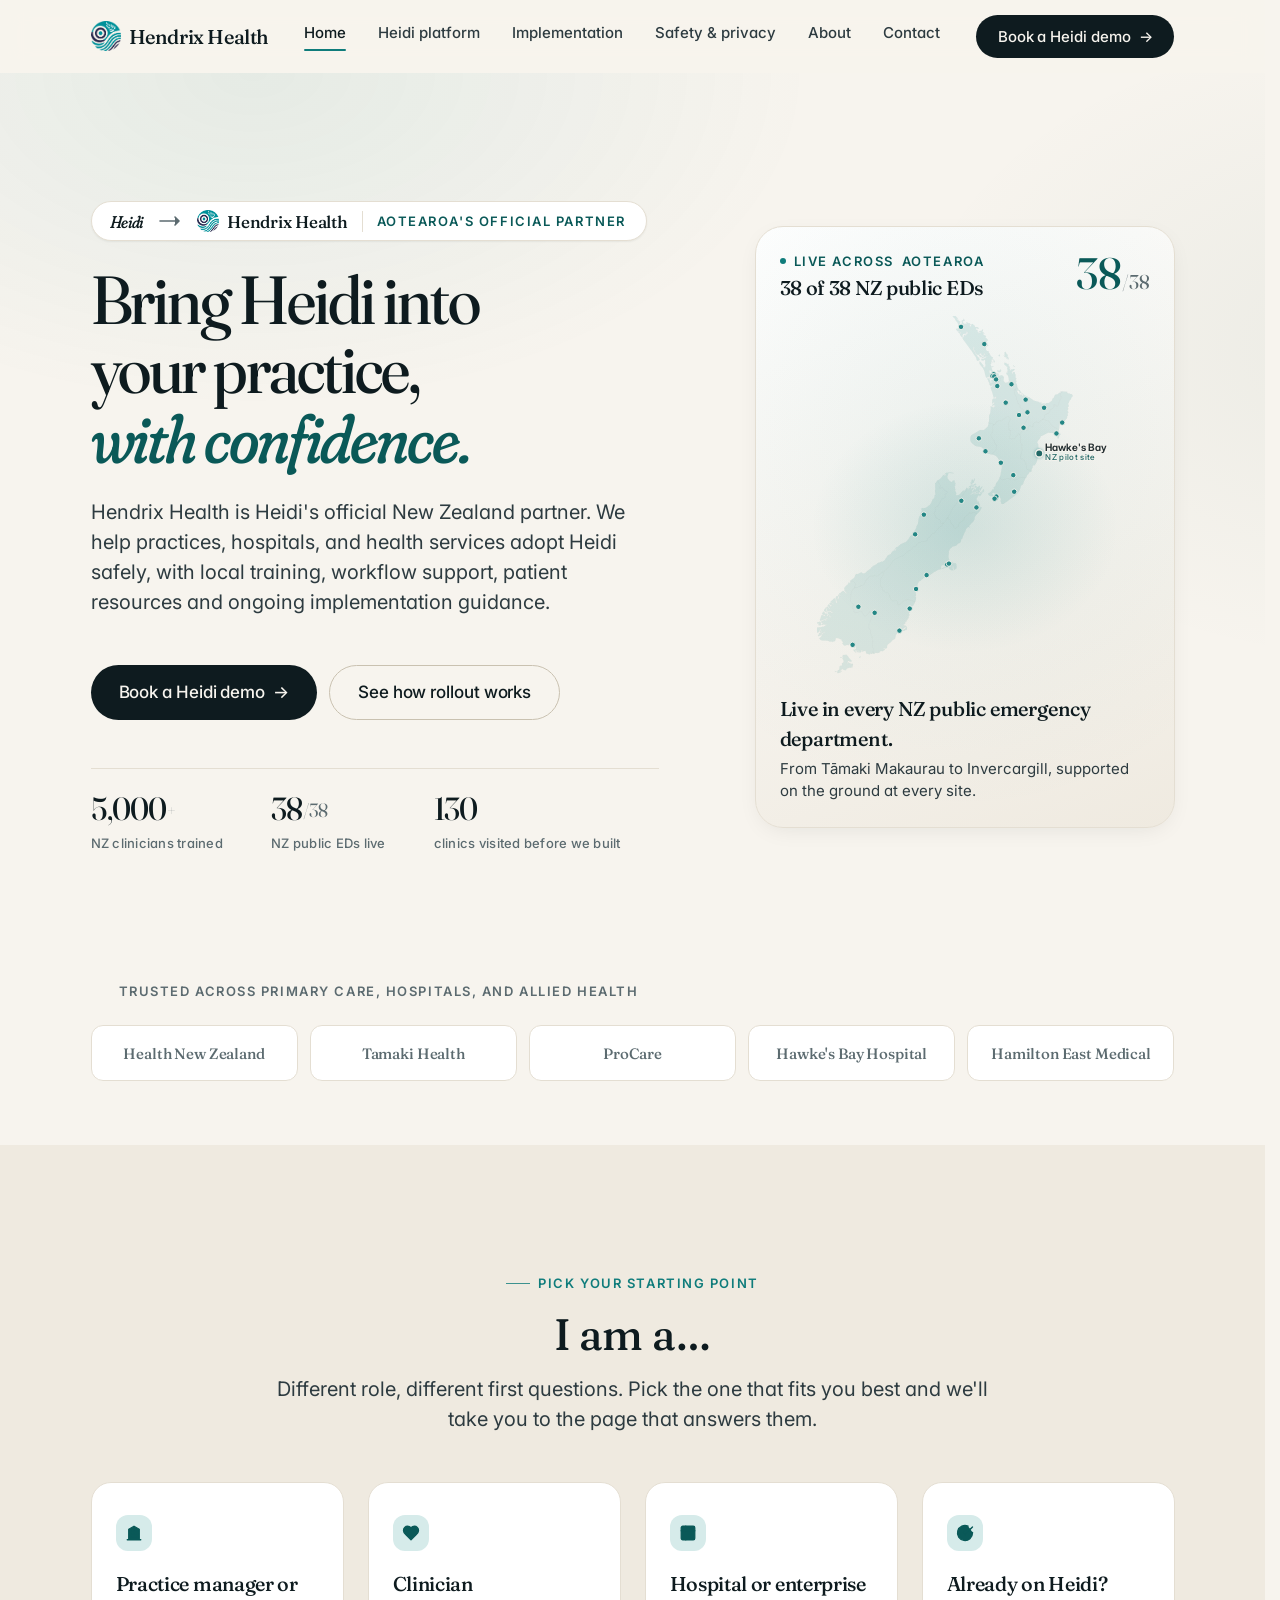
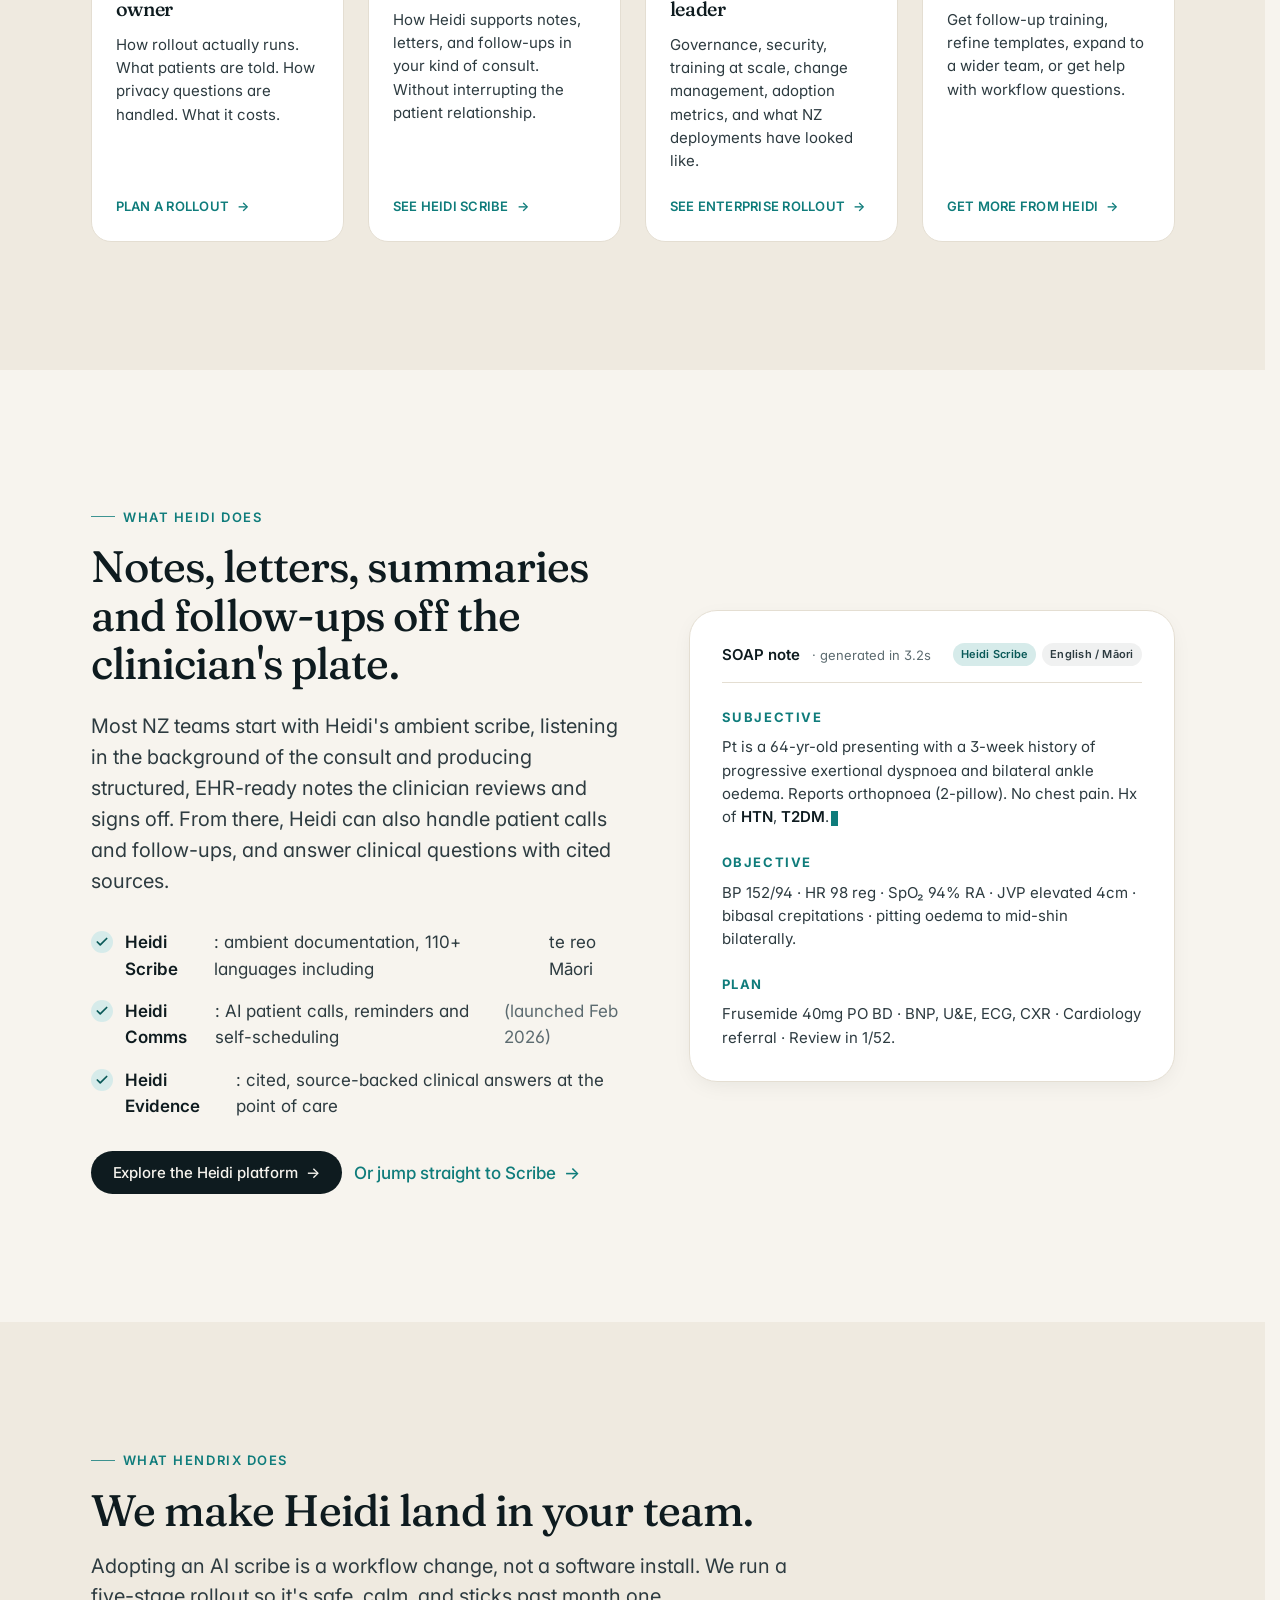
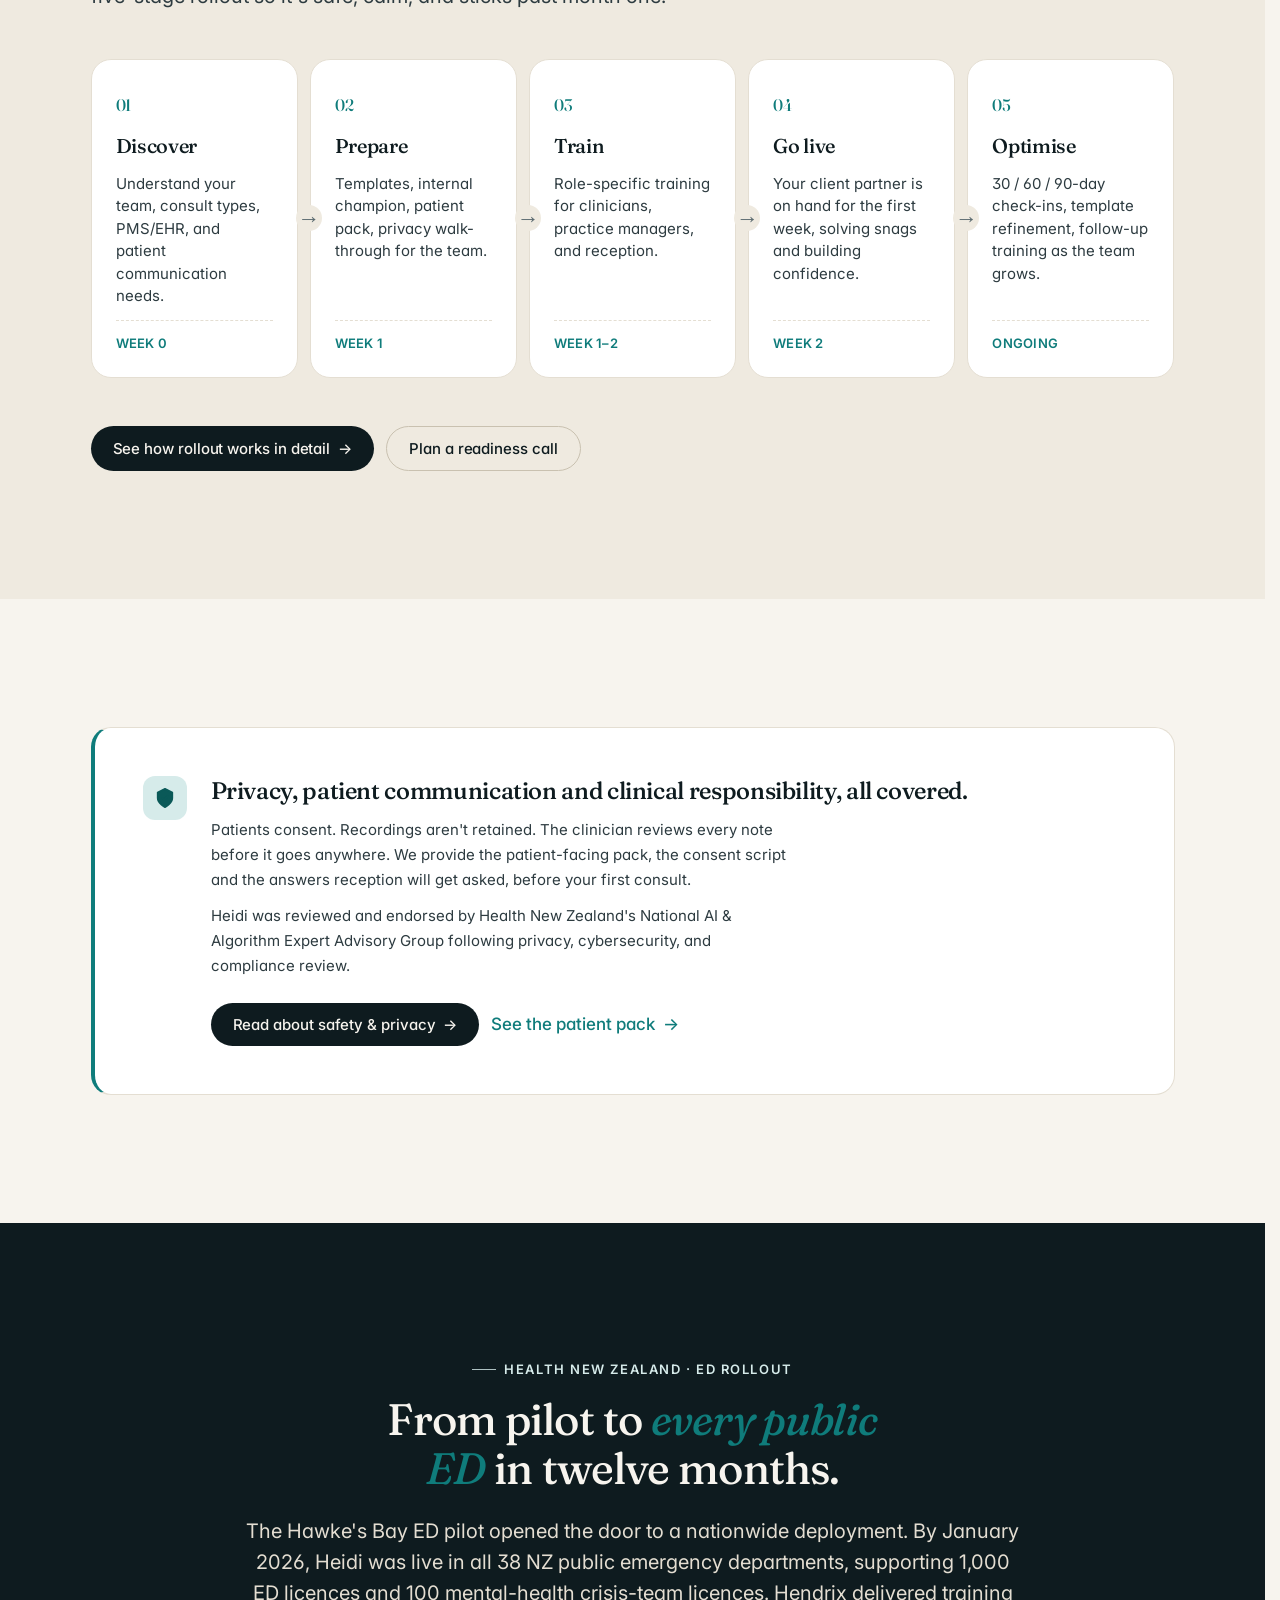
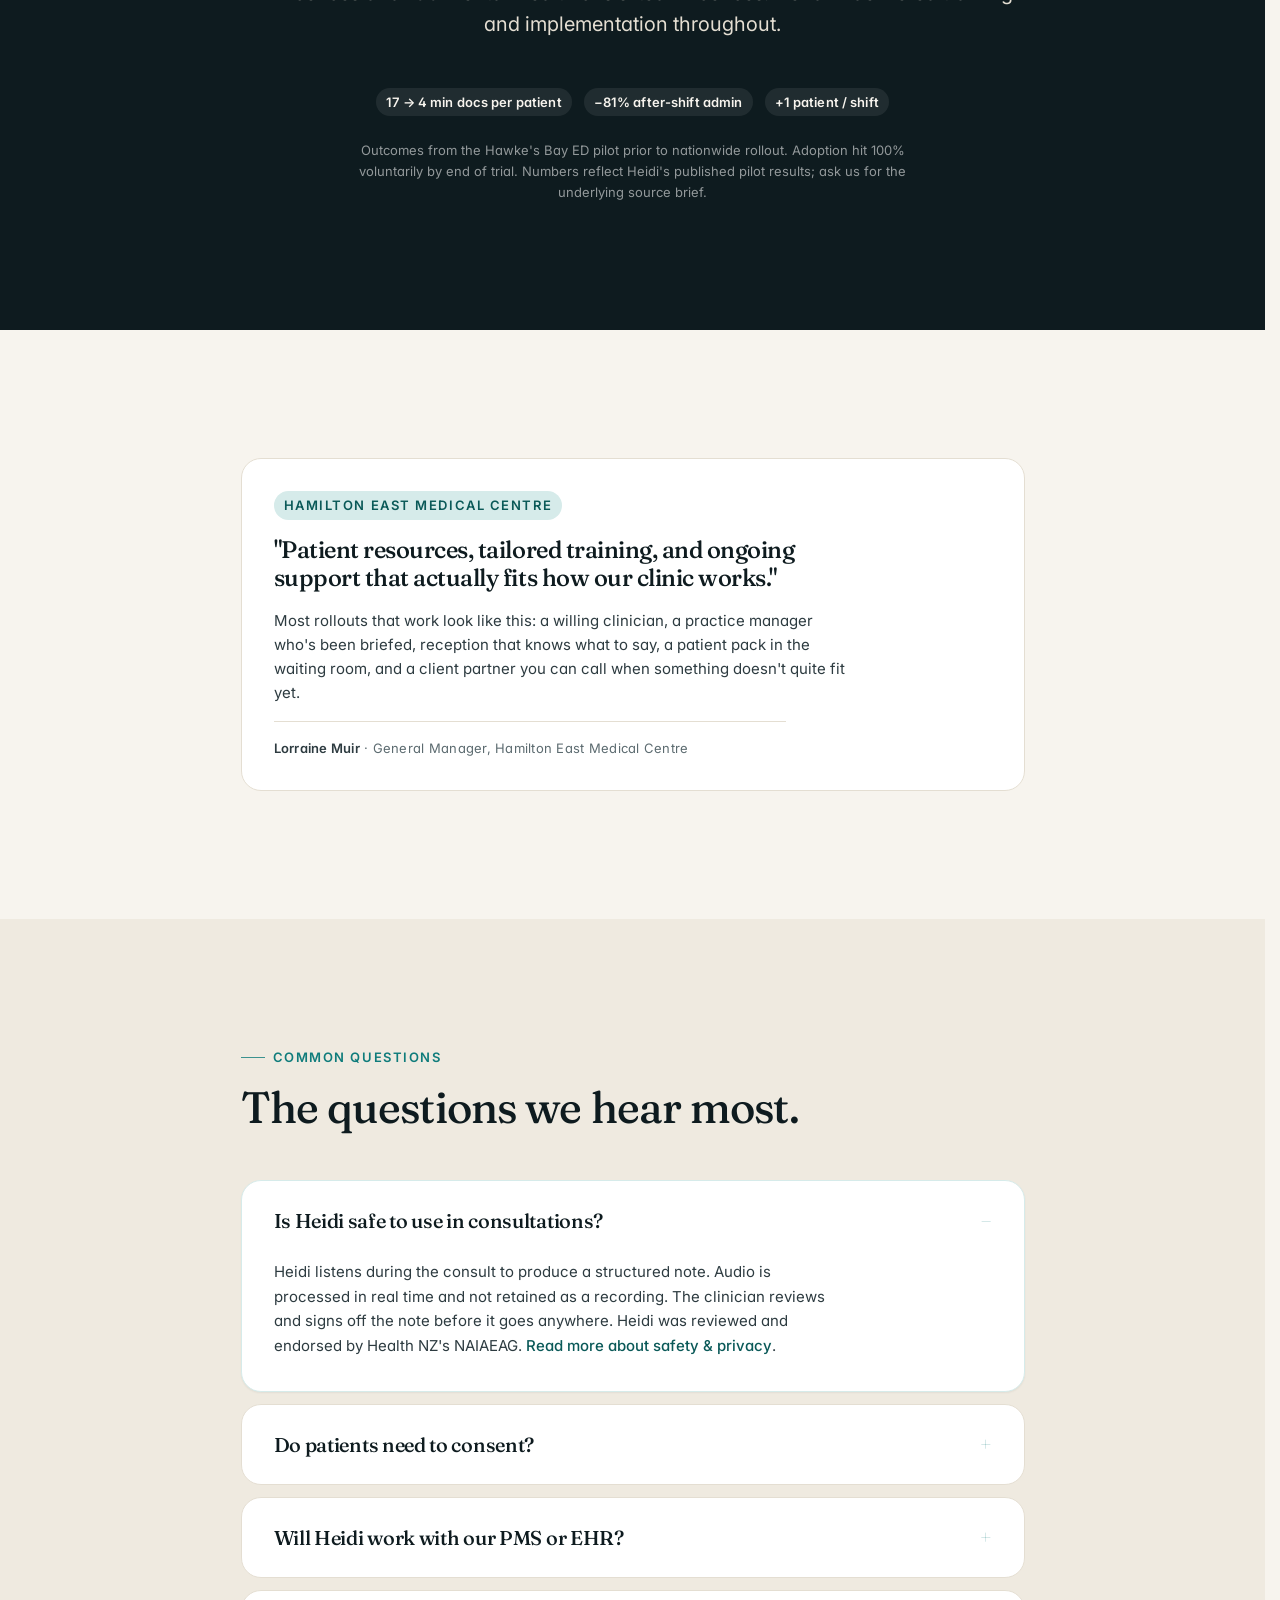
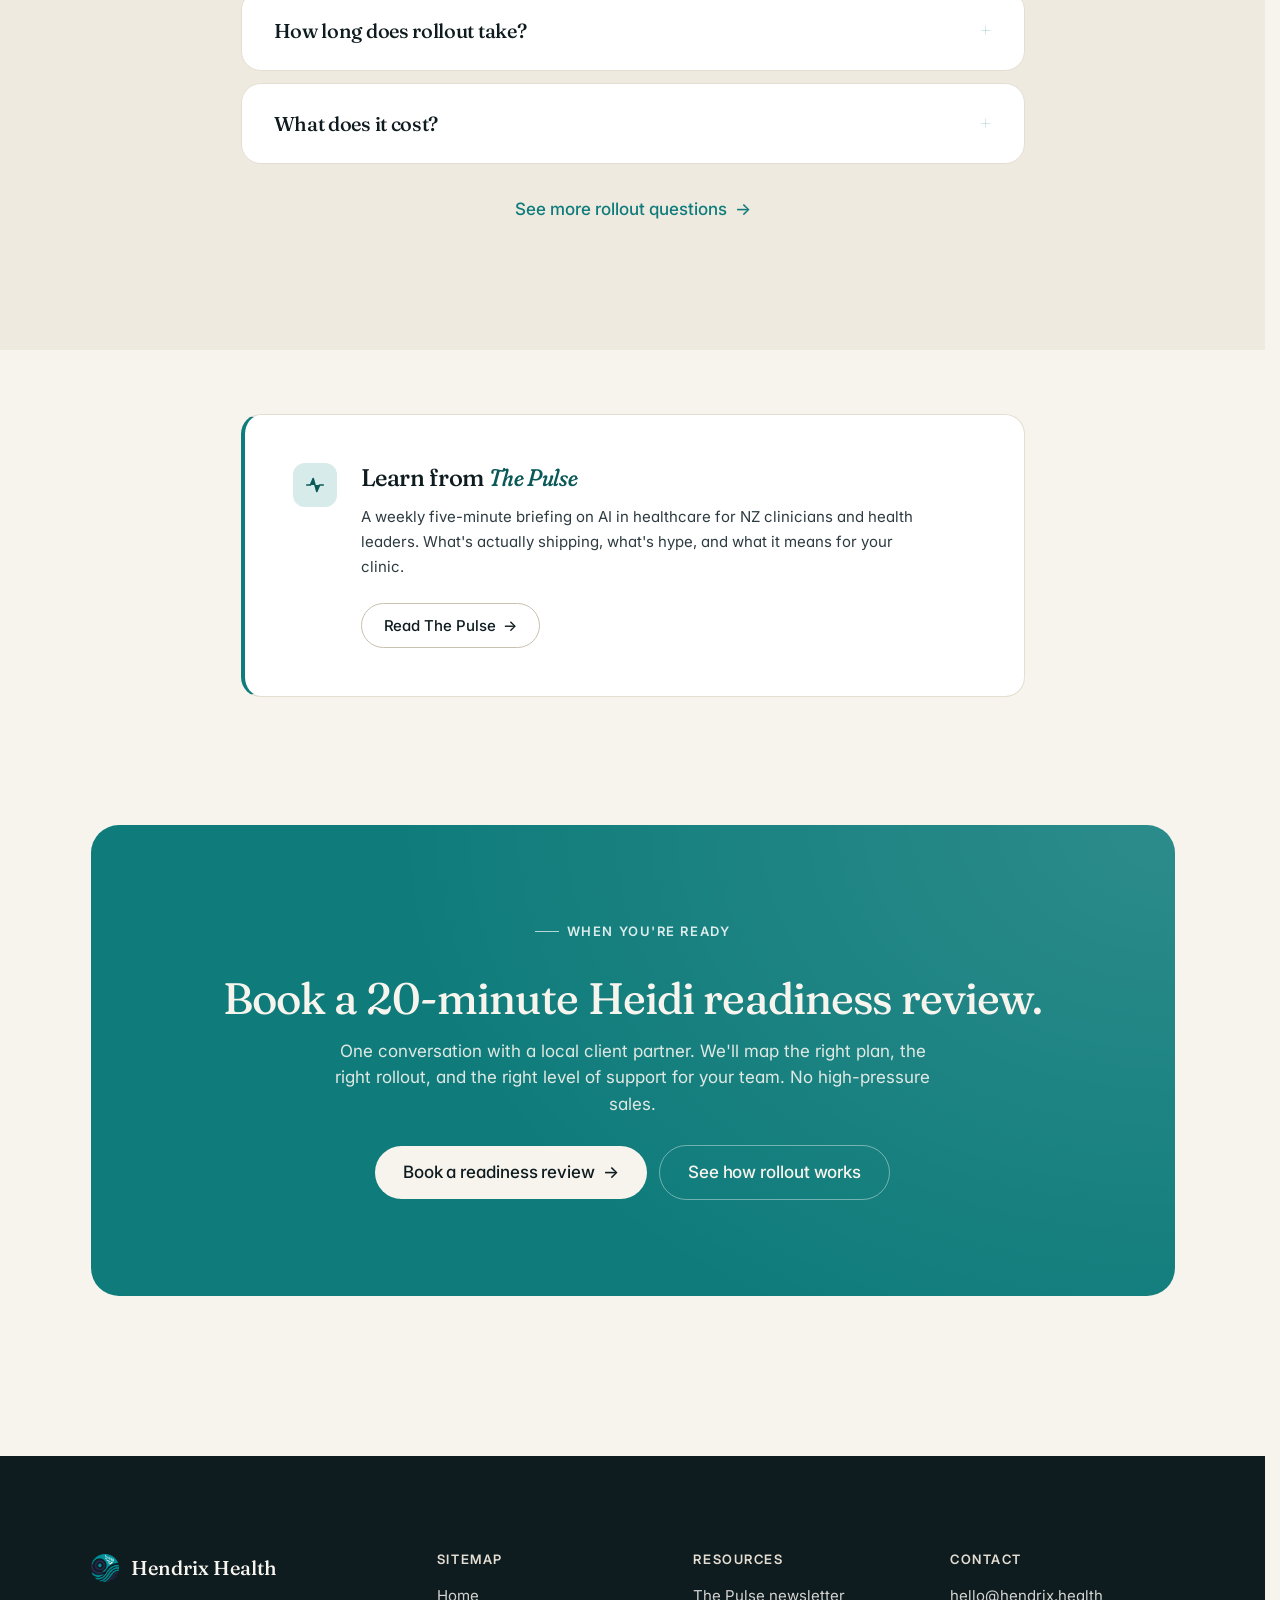
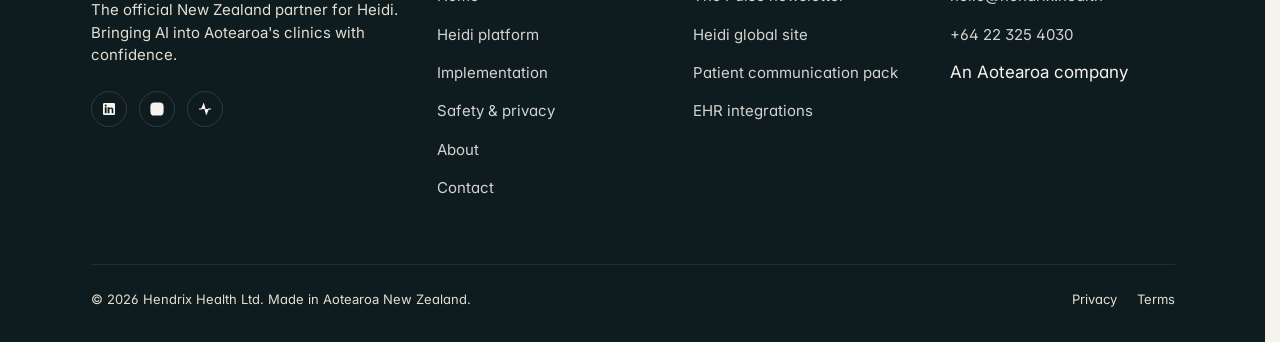
<file: index.html>
﻿<!doctype html>
<html lang="en-NZ">
<head>
  <meta charset="utf-8">
  <meta name="viewport" content="width=device-width, initial-scale=1, viewport-fit=cover">
  <title>Hendrix Health — Bring Heidi into your practice, with confidence.</title>
  <meta name="description" content="Hendrix Health is Heidi's official New Zealand partner. We help practices, hospitals, and health services adopt Heidi safely — with local training, workflow support, patient resources, and ongoing implementation guidance.">
  <meta name="theme-color" content="#0F7C7B">

  <!-- Open Graph -->
  <meta property="og:type" content="website">
  <meta property="og:title" content="Hendrix Health — Bring Heidi into your practice, with confidence.">
  <meta property="og:description" content="Heidi's official New Zealand partner. Local training, workflow support, patient resources, and ongoing implementation guidance.">
  <meta property="og:url" content="https://hendrix.health/">
  <meta property="og:image" content="assets/img/og/og-home.png">

  <link rel="icon" href="assets/img/logo-hendrix.png" type="image/png">

  <!-- Synchronously skip reveal animations on subsequent same-session
       navigation. Runs before first paint so [data-reveal] elements never
       render at opacity:0 — eliminates click-through "shake". -->
  <script>
    try {
      if (sessionStorage.getItem('hh_seen') === '1') {
        document.documentElement.classList.add('reveals-off');
      }
      sessionStorage.setItem('hh_seen', '1');
    } catch (e) {}
  </script>

  <!-- Fonts -->
  <link rel="preconnect" href="https://fonts.googleapis.com">
  <link rel="preconnect" href="https://fonts.gstatic.com" crossorigin>
  <link rel="stylesheet" href="https://fonts.googleapis.com/css2?family=Fraunces:opsz,wght,SOFT@9..144,300..600,30..100&family=Inter:wght@400;500;600;700&family=JetBrains+Mono:wght@500&display=swap">

  <link rel="stylesheet" href="assets/css/site.css">
  <script defer src="assets/js/nav.js"></script>
  <script defer src="assets/js/reveal.js"></script>
</head>
<body>
  <a href="#main" class="skip-link">Skip to content</a>

  <!-- ─── Header ─────────────────────────────────────────────────── -->
  <header class="site-header">
    <div class="container site-header__inner">
      <a href="index.html" class="site-header__brand" aria-label="Hendrix Health home">
        <span class="site-header__brand-mark"><img src="assets/img/logo-hendrix.png" alt="" width="30" height="30"></span>
        <span>Hendrix&nbsp;Health</span>
      </a>
      <nav class="site-header__nav" aria-label="Primary">
        <a href="index.html" aria-current="page">Home</a>
        <a href="heidi.html">Heidi platform</a>
        <a href="implementation.html">Implementation</a>
        <a href="safety.html">Safety &amp; privacy</a>
        <a href="about.html">About</a>
        <a href="contact.html">Contact</a>
      </nav>
      <a href="contact.html" class="btn btn--primary site-header__cta">
        Book a Heidi demo <span class="arrow">→</span>
      </a>
      <button class="site-header__toggle" type="button"
              aria-expanded="false" aria-controls="mobile-sheet" aria-label="Open menu">
        <svg width="20" height="20" viewBox="0 0 24 24" fill="none" stroke="currentColor" stroke-width="2" stroke-linecap="round"><path d="M3 6h18M3 12h18M3 18h18"/></svg>
      </button>
    </div>
  </header>

  <div class="mobile-sheet" id="mobile-sheet" role="dialog" aria-label="Mobile navigation">
    <a href="index.html">Home</a>
    <a href="heidi.html">Heidi platform</a>
    <a href="implementation.html">Implementation</a>
    <a href="safety.html">Safety &amp; privacy</a>
    <a href="about.html">About</a>
    <a href="contact.html">Contact</a>
    <a href="https://pulse.hendrix.health/" rel="noopener">The Pulse ↗</a>
    <a href="contact.html" class="btn btn--primary btn--lg">Book a Heidi demo</a>
  </div>

  <main id="main">

    <!-- ─── Hero ─────────────────────────────────────────────────── -->
    <section class="hero">
      <div class="container">
        <div class="hero__grid">
          <div data-reveal>

            <!-- Partnership lockup: the most important piece of positioning
                 on the entire site. Heidi makes the AI; Hendrix takes it the
                 last mile, in NZ. -->
            <div class="partnership-lockup" aria-label="Heidi and Hendrix Health partnership">
              <span class="partnership-lockup__brand partnership-lockup__brand--heidi">Heidi</span>
              <span class="partnership-lockup__connector" aria-hidden="true">
                <svg width="22" height="10" viewBox="0 0 22 10" fill="none" stroke="currentColor" stroke-width="1.6" stroke-linecap="round" stroke-linejoin="round">
                  <path d="M1 5h18M16 1l4 4-4 4"/>
                </svg>
              </span>
              <span class="partnership-lockup__brand partnership-lockup__brand--hendrix">
                <img src="assets/img/logo-hendrix.png" alt="" width="22" height="22">
                Hendrix Health
              </span>
              <span class="partnership-lockup__chip"><span lang="mi">Aotearoa</span>'s official partner</span>
            </div>

            <h1 class="hero__title">
              Bring Heidi into your practice, <em>with confidence.</em>
            </h1>
            <p class="hero__subtitle">
              Hendrix Health is Heidi's official New Zealand partner.
              We help practices, hospitals, and health services adopt Heidi
              safely, with local training, workflow support, patient
              resources and ongoing implementation guidance.
            </p>
            <div class="hero__ctas">
              <a href="contact.html" class="btn btn--primary btn--lg">Book a Heidi demo <span class="arrow">→</span></a>
              <a href="implementation.html" class="btn btn--ghost btn--lg">See how rollout works</a>
            </div>

            <ul class="hero__proofs" aria-label="Hendrix Health by the numbers">
              <li>
                <span class="hero__proofs-num">5,000<i>+</i></span>
                <span class="hero__proofs-label">NZ clinicians trained</span>
              </li>
              <li>
                <span class="hero__proofs-num">38<i>/38</i></span>
                <span class="hero__proofs-label">NZ public EDs live</span>
              </li>
              <li>
                <span class="hero__proofs-num">130</span>
                <span class="hero__proofs-label">clinics visited before we built</span>
              </li>
            </ul>
          </div>

          <aside class="hero-panel hero-panel--map" data-reveal data-reveal-delay="120" aria-label="Live deployments across Aotearoa New Zealand">
            <div class="hero-panel__top">
              <div>
                <span class="hero-panel__label">Live across <span lang="mi">Aotearoa</span></span>
                <span class="hero-panel__sublabel">38 of 38 NZ public EDs</span>
              </div>
              <span class="hero-panel__count" aria-hidden="true">
                <span class="hero-panel__count-num">38</span><span class="hero-panel__count-of">/38</span>
              </span>
            </div>

            <div class="hero-panel__map">
                          <svg viewBox="80 80 980 1200" role="img" aria-labelledby="nzMapTitle nzMapDesc" class="nz-map" preserveAspectRatio="xMidYMid meet">
                <title id="nzMapTitle">Aotearoa New Zealand</title>
                <desc id="nzMapDesc">A stylised map of New Zealand with 38 markers showing every public emergency department where Heidi is now deployed. Hawke's Bay — the original pilot site — is highlighted.</desc>

                <!-- 16 real NZ region outlines (Simplemaps) -->
                <path class="nz-map__land" d="M140.2 1258.2l0.8-1.5 1.7-1.1 1.6-0.2 0.7 1.4-0.9 0.8-1.7 1.3-1.6 0.5-0.6-1.2z m20.5-46.4l-0.8 0.7-1.1 0.4-0.9-0.4-0.5-1.3 0.3-1.4 0.9-0.7 1-0.1 0.9 0.2 0.9 0.8-0.7 1.8z m62.2-5.4l1.1 2.3-0.9 2.1-1.5 1.7-0.6 1 0.3-1.1-0.5-0.9-0.7-1-0.6-1.3 1.1-0.1 1-0.4 0.8-0.9 0.5-1.4z m-27.6 32.6l3.2 2.2 0.9 1 0.1 0.6-0.5 0.4-0.7 0.1-0.6-0.1-0.4-0.3-0.5-1.4-0.5-0.4-1.6-0.1-0.4 0.7 0.5 2.6-0.8 0.5-2.4-1.1 0.8 1.6-5.3 0-4.4 0.8-1.7 0.8-4.4 4.2-1.4 1.7-0.9 0.8-1.2-0.1-1.3-0.5-0.9-0.9-1.1-0.6-2.6 0.4-0.8-0.1-0.7-1.3-0.5-1.5-0.6-0.7-1.4 1.4-1.2 0.3-0.6 0.3 0 0.4-0.4 2.5-1.2-0.8-3.6 2.9-2 0.8 1.2 1.3 2.2-0.4 4.3-1.7-0.8 2-0.8 1.4-2.2 2.4 0-2.6-0.9 0.1-1.3 1.3-1 1.5-1.3 0.7-2.3 0.6-2.4 0.2-1.5-0.5-0.4-2 0.5-2.7 0.8-2.5 0.9-1.6 0.7-0.7 1.4-0.2 1.4-1.2 2.4-1.2-1.2-0.8 0-1 0.5-1.1 0.3-1.3-0.1-1.6-0.2-1.2 0-1.1 0.5-1.5 0.8-1 0.7-0.7 1.7-1.1 1.1-0.4 0.9 0.2 0.9 0.5 0.9 0.1 1.2-1.4-0.2-2.5-0.6-2.8 0.4-2.2 0.8-0.5 2.1 0 0.9-0.9 1.2-2 0.4-1.1 0.2-1.5-0.4-2.3-0.9-2.2-2.4-3.6-0.4-1.1 0.3-1 0.5-0.7 0.3-0.8 0-0.6-0.2-0.5-0.2-0.5-0.3-0.5-0.3-0.7 0.1-0.6 0.3-0.5 0.2-0.6 0.4-2.9 0.9-1.5 1.6-0.5 2.1-0.1 1.9 0.7 1.1 0.2 0.9-0.6 1-1 0.8-0.2 3.3 1.8 1.4 1.1 1.2 1.4 6.3 9 1 1 1.2 0.8 1 1 0.4 1.4 0.9 0.3 1.6 0.9 0.8 1.3-1.4 1.4 1.5 0.7 0 0.7-1.8 0.6-6.4-0.6 0.5-1.4-4-0.2-1.3 0.7 0.7 2-0.2 1.1-3.4 4.9 1.8-0.2 2.4-3.2 1.6-0.8 0.7 0.3 1.9 1.5 1.8 0.5 2.8 1.2-0.3 0.7-0.2 0.6-0.4 0.4-0.5 0.4 0 0.7 0.8 0 3.8-1.4 0.9-0.1 0.9-0.5 0.6-0.2 0.2 0.4 0.2 0.8 0.6 0.8 0.6 0.6 0.6 0.3-0.4 1-0.4 2.6-0.2 0.7-0.8 0.5-0.8-0.1-0.8-0.3-1-0.1 0 0.7z m-105-146.3l1.3 1 0.9 1.9 0.6 2.3 0.2 2.2-0.3 2.2-0.8 1.6-1.2 1-1.6 0.2-0.1-0.6-0.5-1-0.6-0.5-0.5 1.8-0.6 0.4-0.6 0.1-0.6-0.2-0.4-1.1-0.3-2-0.2-2 0-1.2-1-1.9-1.2 0.2-4.4 5.2-1.1 0.8-1.5 0.5 0.4-1.3 0.6-1.8 0.9-1.7 0.8-0.7 0.2-0.3 0.8-1.5 0.6-1.5 0.8-0.3 1.8 0.1 5.6-2 1.3-0.1 0.7 0.2z m18.5-45.6l0.6 3.6 1 3.4 2.7 6.8-2.4 0.4-0.9-0.2-1.3-1.3-1.1-0.7-1.6-0.6-1.3-0.7-0.6-1.4-0.8-1.2-0.1-0.8 0.7-0.4-0.2-0.4 0.5-1 4.3-6.8 0 0.4 0.1 0.3 0.2 0.3 0.2 0.3z m156.6 147.6l-0.9-0.3-0.6 0.7 0 2.3-0.8 0.8-0.2 0.5-0.2 0.5-0.4 0.2-2.1 0-1.3-0.4-0.7-1-0.5-1-0.5-0.5-0.9 0.1 0 1 0.2 1.2-0.3 1.3-1.8 1.1-2.4-0.6-2.5-1.2-1.9-0.7-2.3 0.1-1.3-0.2-0.8-1.3-1.8-6.4-0.1-1-0.4-1.2-1 0-2.1 0.8-7.2 1.4-2.4 0 0.6-1.1 0.8-0.3 1-0.2 0.9-0.5-1.4-0.9-1.7-0.4-3.6-0.1 0.6 1.4 0.9 1 0.4 0.7-0.9 1.1 0.3 0.3 0.4 0.8 0.3 0.3-3.8 1.3-12.2-1.3 0.9-1.8 0.4-0.5 0.6-0.4 1-0.4 2.5 0.1 0.9 0.3 0.7 1.1 2.1 0.5 1.2-0.6-1.6-1.8-2-0.8-6.2 0.1-2.8-1.8-1.5-0.3-0.6 1.8 0.5 2.1 2.1 2.7 0.9 1.9-2-0.4-2.5-3.1-1.6-0.8-0.3-0.4-0.1-1-0.4-1-1.9-0.6-0.5-0.6-0.3-0.9-0.2-1.2 2.2-0.6 0.8 0 0.7 0.3 0.1 0.2 0 0.5 0.4 0.7 0.4-0.7 3.7-3.1 0.7-2.7-0.5-3.4-1.3-2.4-1.8 0 0.5 2.6-0.7 2.4-1.3 1.5-1.5-0.2-0.8-1.4-1.4-4.2-3.8-7.1-1.2-1.2-2-0.6-6.9 1.3-1 0.5-0.1 1.2 0.3 1.2-0.2 0.5-1-0.3-1.3-0.6-1.2-0.4-0.9 0.4-2.1-0.4-1.3 0.1-0.6 0.9-0.4 1.1-0.9 0.3-0.8-0.2-0.7-0.2-1-0.6-0.6-0.1-0.5 0.3-1 0.9-0.5 0.2-0.8-0.3-0.6-0.7-0.7-1-0.8-0.4-0.6-0.9-1-1.9-0.7-0.7-1.7-1-0.8-0.7 1-0.6 0.9-0.4 0.9-0.6 0.7-1.2-3.7-4.9-1.7-2.9 0-2-1.1-1-2.9-0.3-1.4-0.4-3.3-2.3-1-0.2-8.1-0.9-0.6 0.2-0.4 0.7-0.1 1.7-0.2 0.8-0.9 1.6-0.2 1.4-0.2 1.3-0.4 1.5-0.9 1.3-1.1 0.3-2.4-0.2-1.1 0.4-2.2 1.4-1 0.4-1.4-0.2-2.9-1.1-1.5-0.1-1.2 0.3-0.6 0.3-0.4 0.4-0.5 0.3-0.4-0.4-0.3-0.6-0.3-0.3-0.8-0.2-4.5-2.2-1.2 0.1-1.2 0.2-1.2-0.1-4.8-1.3-9.7 0.3-4.8-0.9-3.9-2.9-2.1-2.9-0.4-1 0.5-0.6 2-0.9 0.7-0.6 2.7-3.1 2.4-3.5 2-4.7 1.1-2.1 1.5-0.9 2-0.5 3.3-2.7 1.7-1 0-0.7-1.5 0.2-4.3 2.7-3.1 1.1-1.7 1-1 1.3-0.3 1.1 0.2 0.8 0.2 0.6-0.1 1-0.3 0.2-2.2 2.5-0.1 0.4-0.2-0.1-0.6-0.9 0-0.5 0.3-0.8 0-0.8-0.8-0.7-0.9 3.1-2.2 1.3-5.2 1.2 0-1.8 0.3-1.6 0.6-0.8 1.1 0.7 0.3-3.3 0.7-2.2 1.4-1.5 2-1.3 4.2-1.1 1.9-0.9 1.1-2.3-2.4 1.2-2.4 0.9-1-0.1-1.3-0.4-1.1-0.6-0.2-0.6 3.8-4.8 0.6-1 0.2-0.8-0.7-0.8-0.8 0.1-0.8 0.7-0.7 0.7-0.2 0.5-0.4 0.6-0.2 0.8-0.1 0.5-1.3 1-0.4 0.4-1.9 3.2-0.3 1-1 1.1-6.7 2-1 0.6-1.6 1.8-0.6 0.4-0.5-0.5-0.5-1.2-0.4-1.3 0-0.8 0.3-1.2-0.1-1.3-0.4-2.1 0-9.1 0.5-2.3 1.1-1 4.6-0.7 4.9 0-0.6 0.7 0.6 0.7 1.7-1.5 2.1-0.6 4.4 0 1.8-0.3 3.8-1.5 1.9-0.3 2.1 0.4 1-0.1 0.8-0.6 0.6-0.8 0.6-0.7 1.4-1 3.5-1.5 1.4-1.2 0.9-2.1-3 1.2-1.1 0.2-5-0.7-6.6 2-1.7-0.6 1.3-2.9 0.9-1.1 1.2-0.9 3.8-1.1 1.1-1-6.8 1.1-1.2-0.4-0.6-2.4 0.1-2.2 0.8-1.7 1.6-0.6 1.9-0.5 3.5-1.9 2.1-0.3 3.7 1.3 2 0.1 1.5-1.4-2.4 0-1.1-0.4-0.8-1.1 4.6-1.4 2-1.6 0.6-2.5-9.4 5-5.8 1.2-3.9 2.2-0.7 0.1-1.6 0.4-0.8 0.1-1.2-0.1-0.6-0.4-0.9-1.9 0-1.5 2.7-5.7 1.2-6.1 0.7-1.6 3.2-1.6 3.4 1.4 3.4 2.3 3.1 0.7-0.8-2.4-1.1-2.5-1.1-0.9-0.9 2.3-1.3-1-2.7-1.5-1.3-0.9-0.9-1.1-0.2-1.1 0.4-1.3 0.9-1.7 2.4-2.5 1.6-1.2 0.7 0.3 0.5 1.7 1.3 1.3 3 1.4-0.7 0.5-0.5 0.6-0.5 0.8-0.2 1 2.2-0.3 2-1 1.9-0.1 2 2 0.5 1 0.3 0.9-0.1 1-0.7 1.2-1.8 1.5-0.8 0.9 0.7 0.5 2.4-0.2 0.8-0.5 0.9-1.1 0.5-1.3 0.3-1.3 0.5-0.5 1.9 1.7 0.9 0.6 0.7 0.9 0.5 2.3 1.3 3.4 0.3-0.2 0.1-0.4 0.6 0.4 0.9 0.5 0.5 0.5-0.4-3.3-3.7-4.8-7.1-7.2 1-1.4 1.2-0.6 7.2-2.2 1.3 0.1 0.7 0.8 1.2 2.4 1 0.9 1.3 0.5 1.5 0.1 1.3-0.6 0.7-1.3-1.1-0.4-2.5 0.1-1-0.7-0.6-1-0.2-0.5 0.1-1.9 0.4-1.1 0.6-0.5 0-0.1-2.6 0.1-2.7 1.2-1.8 0.5-5.8 0.6-1.2-0.7-0.1-1.3-0.7-2-0.4-2-1.3-1.1-0.3-1.2-0.2-4.4 0.5-1.7 1.6-1.1 2.1 0.1 1.7 1.2 2.7 3.9 0.8 0.6 1.2 0.5 1.1 0 0.5-0.8-0.3-0.6-2.6-2.1-2.6-3.4-1.4-1.3-1.8-0.1 2.8-4.6 1.7-1.7 1.6 0.4 2.6 4.5 0.2 1.5-0.1 1.3 0.1 1.1 0.8 0.9 0.4-1.4-0.2-2 0.3-0.8 1.1-0.5 4.2 0.5-1-1.2-4-1.5-1.5-1-1.2-1.6-0.8-1.7-0.2-1.6 1-1.6 1.7-0.7 1.8 0.6 1.9 0.9 1.9 0.6 1.4 0.7 1.8 1.5 1.5 0.9 1-1.1-1.3-0.4-8.5-4.9-0.8-0.9 0.3-1.4 1.2-1.4 3.5-3 1.2-0.6 1.3-0.3 1.7-0.1-0.4-0.4-0.7-1.2-0.4-0.4 5.5-3.3 2.3-0.2 1 3.1 0.2 0.5 0.5 0.5 0.5 0.8 0.2 0.9-0.2 1-0.7 1.9-0.1 0.9 0.6 1.4 0.9 1 0.5 1.2-0.5 1.9 2.6 0.3 1.2-0.2-0.2-1.1-0.3-0.6-0.2-0.7-0.2-0.8 0-0.7-0.2-0.6-1.5-1.4-0.2-1 0.2-1.5 0-1.6-0.5-1.4-0.5-1-1-3.3-0.2-1.2 0.9-3.4 2-2.2 2.6-0.3 2.2 2.2 0.5 1.3-0.2 0.7-0.5 0.7-0.7 1.4-0.3 1.8 0.2 1.5 0.7 1.2 1.2 0.9 0.2-2.2 0.6-1.5 0.7-1.3 0.6-1.8-0.2-2-1.8-2.1-0.5-1.7-0.8-1.3-0.1-0.7 1.3-0.7 0.8-0.7 0.7-0.5 0.8 0.6 1.3 1.9 1.2 1.2 1.3 0.7 1.8 0.5-1.2-0.6-2.7-3.4-1.8-1.7-0.3-1 0.6-1.4 1.1-0.9 3.8-1.1 0.5-0.6 0.5-1.4 0.4-0.7 0.5-0.3 1.2-0.4 0.5-0.4 2-2.2 2.1-0.8 2.1 0.4 3.1 2.9 2.4 1.4 0.9 1 2.2 4.4 0.5-1.1 0.1-1.5-0.1-1.5-0.5-1.3-0.4-0.4-1.6-0.9-1.9-2.1-0.4-0.3-0.4-0.1-0.3-0.2-0.4-0.7-0.1-0.8 0.1-2.6-0.4-2.9-0.5-1.4-0.5-1.2 1.7-2.4 5.8-6.7 2-1.8 2.6-1.8 1.8-2.3-0.4-3.2 6.4 0 0.6-0.4 0.9-1.7 0-1.5-0.2-0.3 3.8-1.3 3.6-0.2 2.5 1.1 2.4 1.6 1.4 1.7 1.4 2.1 0.7 2 0.9 1.7-0.6 2.3-0.6 1.7-2 7.9-1.5 1.6-2.3 1.7-2.4 3-2.5 4.3-1.4 3.7-1.7 7.4 0.2 3.6-1.2 8-1.5 3.7 0.4 3.8 0.7 3.3 1.4 3.1 2 2.6 1.9 1.9 4 1.8 0.2 1.9-2.6 8.5 0.3 2.9 1.2 3.3 2.3 4.8 0.1 2.8 0.9 3 3.5 1.8 2.8 0.2 4.7-0.4 12.3-5.8 1.7 0.9 2 5.1 4.5 6.4 1.8 3.5 2.4 1 2.7 0.5 3.1-1.5 7.7-11.3 3.2-1.7 2.6 1.5 6.4 7.2 1.3 4.3-3 2.8-4.9 12.9-4.4 9-1.1 4.5-0.4 3.2 0 2.8 0.2 1.8 0.4 2.1 0.3 3.5 1.2 1.4 2.1 1.9 0.9 2.2 0.3 2.6-0.3 2.8 0.1 3 0.6 3.3 1.8 2.6 1.9 3.5 0.8 3.4-0.1 2.6 0.8 2.8 2.3 5.7-0.2 6.6-0.5 2.9-1 2.6-0.5 3.1 0.9 2.6 0.6 2.7-0.1 2.7 0.4 2.2 2.9 4 0.1 2-0.9 2.7-1.2 2.2-0.2 5.5z"/>
                <path class="nz-map__land" d="M631.6 654.5l1.2 0.2 0.1 0.7-0.1 1.1 0.3 1.2-0.6 1.2-0.4 2.8-0.5 1.1-1 0.7-1.3 0.1-1.3-0.1-1.3 0-0.9 0.5-1.8 1.6-0.7 0.5-1.1 0.2-3.6-0.2 0.1 0 0.3-0.4 0.8-0.8 0.2-0.1 0.8-0.1 1.6 0.2 0.7-0.4 3.6-4.2 1.2 1.3 1.6-0.6 1.2-1.6-0.1-1.7-0.9 0.5-0.8-0.1-0.7-0.6-0.5-1.1 1.3-0.1 0.9-0.6 0.8-0.8 0.9-0.4z m-42.1-18.6l0.8-0.5 0.5-0.7 0-0.9-0.3-1.1-0.8 0.9-0.2 0.4-0.4-1.1-0.1-1.2 0.1-1.1 0.4-1.1 1.1 1 0.8 1.1 1 0.9 1.4 0.2 0-0.6-0.8-0.7-0.8-1-0.6-1.2-0.2-1.5 0.2-1.4 0.9-3.6 0.4-0.8 0.4 0.2 0.1 0.7 0.2 0.8 0.7 0.2 0.3-1.3 0.4-0.9 0.6-0.4 1 0.6 0 1.4-0.2 1.7 0.4 1.5 0.5-0.9 2.2-0.7 1.1-1-2.4 0 1.6-1.4 0.7-0.8 0.6-1 0.8-2.7 0.3-0.5 0.4 1.3-0.1 1.4-0.2 1.3-0.7 2.4 0.4 0.9 0.2 0.7-0.4 0.2-0.4 0.3-1 1.2-0.3 0.6-0.2 0.9-0.3 2.4-0.4 1.1-0.3 0.1-1.4-0.1-0.4 0.2-0.9 1.2-0.4 0.5-1.7 0.6-0.5 0.3-0.3 0.6-0.2 0.7-0.2 0.4-0.9 0.6-1 0.5-1.1 0-0.9-0.5 0.3-0.3 0.1-0.3 0-0.3 0.1-0.4z m-13.7 13.9l0.9-0.5 1.3 0.5 1.1 1.2 0.7 1.7 0.1 1.8 0.5 0 0.3-0.9 0.4-0.3 0.3 0.3 0.4 0.9 1-0.6-1-2.2 1-1.1 1.9-0.6 1.7-1 0.5-1-0.1-0.9-0.5-0.7-0.9-0.3-2.7 2-0.5-0.3 0-1.3 0.1-0.5 1.2-1.5 0.6-0.5 1.6-0.8 0.7-0.6 0.7-0.3 3.6-0.6 0.4-0.4 1.5-2.5 1.8-1.2-0.3 4.3 1.7 0.4 0.3-0.3 2.1-2.2 0.2-0.5 0.2-1.2 0.1-0.3 0.4-0.2 1-0.4 3.5-1.9 0.6-0.1 0.8 0 0.8 0.2 0.6 0.5 0.8 2.4-1.2 0.4-3.4-0.9 0.4 1.2-0.4 0.7-0.7 0.7-0.3 1.3-0.8-0.3-0.8-0.1-0.7 0.3-0.6 0.7 0.4 0.6 0.1 0.3 0.3 0.3 0.6 0.1-1.2 1.1-2.3 0.8-2.2 0.1-1-1.1-1.1-0.1-2 0.3-1.1 0.9 1.8 1.9-1 0.7-0.8 0.7 0.1 0.7 1.2 0.4-0.3 1.2-0.4 1.1-0.6 0.9-0.7 0.7 0.6 0.7 0.8 0.3 0.7-0.5 0.4-1.5 1.6-2.4 0-0.5 4.7-0.8 2.5-0.1 1.8 0.9-0.8-0.1-0.6 0.2-0.4 0.6-0.1 0.9-0.3 0.9-0.5-0.1-0.7-0.3-0.5-0.1-0.4-0.2-0.4-0.3-0.5 0-0.1 0.7 0 0.4 0.4 0.6 0.1 0.4-0.1 0.9-0.3 0.4-0.5 0-0.6-0.4-0.5 2.2-1 0.6-1.1 0.4-0.8 1.4 1.1 0 1.3 0.5 1.1 1 0.4 1.3-0.1 1-0.7 2.1-0.2 1.1-0.9 1.1-2 1-3.8 1.2 0.2 1 0.5 0.8 0.6 0.4 0.6 0.3 7.4-4.4 2.7-0.8 0-0.6-1-0.3-1 0-0.8-0.2-0.5-0.8 2.9-0.4 1.5 0.1 1.1 0.6 1.1 0.5 1.7-0.3 1.7-0.5 1.1-0.6-0.4-0.3-1.1-1.1 4.2 0.4 2-0.5 1.6-1.7-8 0.2-1.2 0.4-0.2 0.3 0 0.4-0.1 0.4-0.7 0.1-0.4 0-0.4-0.1-0.3-0.1-0.3-0.4 0.4-1.2-3.7 1.6-1.9-0.1-0.6-2.9 0.3-1.5 0.8-0.8 0.9-0.7 0.9-0.7 0.1-0.6-0.1-0.7-0.1-0.5 0.6-0.2 0.6-0.1 0.3-0.3 0.1-0.6-0.1-0.9 2.5 0.5-0.8 1.5-0.2 1.5 0.4 2.9 1.3-2.3 0.6-1.8 0.9-1 2.1-0.1-1.1-1.8-0.4-0.9 1.2-1.9 0.1-1.4-0.6-1-1.2-0.1-0.4 1-0.3 1.4-0.5 1-0.9-0.5-2.2-2.3-0.5-1.1 2.5 0-0.6-1.2-0.1-1 0.5-0.3 1.1 0.5 0.1-2 1.2 0.6 2.6 2.7 1.5 1 1.5 0.4 1.3-0.4 1.1-1.7 1.2 1.2 1.2-0.5 0.6-1.5-0.2-1.7 1 0.3 1.2 1.1 0.8 1.4 0.4 1.4 0 1.1-0.1 0.6-0.3 0.4-1.5 0.2-0.4 0.4 0 0.6 0.4 0.8 1.2 1.2 1.4-0.5 1.2-1.3 1.5-1.9 2.8-2.9 1-0.4 0.6 1.2-0.6 1.6-3.6 5.9-0.4 0.9-0.1 1.8-0.2 0.8-0.2-0.2-1 0.6-0.9 0.7 0.2 0.2-0.3 0.3-0.7 0.4-0.7-0.1-0.3-0.9 0-3.8-0.2-0.5-0.5 0.7-0.5 1.1-0.2 1-1.1-0.5 0 0.8 0.5 1.2 0.6 1 1.5 1.6 0.5 0.8 0.4 1.4-0.3 0.2-0.9 0.3-0.2 0.1-0.1-0.2-1.4 0.9-0.6 0.6-0.3 0.6-0.5 0.6-1 0.2-3.7 0-1.9 0.5-1.2 1.4-0.8-0.6-0.9-0.2-0.7 0.4-0.5 1-1.1-0.4-1.3 0.3-1.2 0.8-1 0.9-0.3 1.2 1.7-0.1 2-0.6 0.7-0.5 1.6 0.6 1-0.5 1-0.8 1.3-0.9 0.8 0 0.7 0.2 0.8 0.1 1.4-1 1.4-0.3 0.7-0.3 0.7 0.9 1 0.9 1 0.6 0.9 0.3 0.9-0.3 1-0.9 0.7-0.2 1.9-0.2 1.5-0.7 2.9-2.3-0.9 2.4-1.1 2.2-0.5 0.6-1.4 1.3-0.7 0.9-0.3 0.9-0.3 0.9-0.5 0.8-2.2 0.6-1.6 1.3-1.1 0.4 0.4-1 1.2-2 0.1-0.6-0.7-0.2-1.5 1.4-0.9-0.2 0.4-1.4-2 1.5-1.3 2.3-1.2 2.7-1.3 2.5-1.7 2.3-0.3 1.2 0.1 1.7 0.8 2.9 0.1 1.4-0.5 1.5 1.3 0.3 0.9 1.2 0.3 1.2-0.2 0.6 0.2 0.4 0.8 0.5 0.8-0.3 0.3-1.9-0.4-0.4-0.6-1.9-0.2-1.5 1 0.9 3.9 6.7 0.1 1.3 0.4 1.2 0.3 1 0.4 1.7 0 1 1.5 5.2 0.4 0.6 0.7 1.7 1.5 0.9 1.8 0.2 1.3-0.5-0.4 2.3-5 9.7-1.2 1.8-8.2 8.9-2.1-2.6-0.4-0.5-0.8-0.4-1-0.1-1.3 0.1-2.1-0.5-0.9-0.4-0.9-0.6-1.1-0.2-1.3 0.1-5.9 1.3-1.4 0.6-0.8 0.9-0.9 0.5-0.7-0.5-0.7-1.2-1-1.1-1.3-0.5-0.9 1.1-1.2 3-1.1 1-1.4 1-1.2 1-1.7 1.1-1.4 0.4-1.4 1.2-1.8 1.1-4.5 4-1.9 5.4-0.2 2.7-0.7 1.4-0.5 1.5-1 1.1-6.5 2.6-2.3 1.3-3.8 3.8-2.3 1.9-1.8 1.8-0.8 1.3 1.8 1.4 0 1.2-1.4 3-1.7 1.9-1.3 1.9-1.3 0.9-1.3 0.2-2.7 1.7-0.9 1-1.3 0-1.8-1.8-1.1-0.5-1.2-0.4-0.8-0.6 0.1-1.2 0.4-1.4 0.1-1.4-2.8-2.3-0.4-0.7-0.6-1.3-1-1.2-0.7-2-1.4-0.7-1.3-0.4-1.1-0.6-0.6-0.9 0.2-1.5 0.3-1.2-0.2-1.3-0.8-1.2-0.8-2.3-0.2-1.6-0.4-1.2-0.9-0.3-1.4-1.4-1.1 0-1.3-0.3-1.3-0.7-1.1-3.1-0.8-0.4 2.5-8.2 7.1-9.1 0.6-1.8 0.8-5.1 0.8-2.8 2.5-3.7 1.2-1.5 0.2-1.2 0.7-1.5 4.1-3.6 3-3.7 2-3.4 5.6-6.5 1.9-3 3.2-0.9 1.7-0.2 1.4-0.8 0.6-1.4-0.3-2.1 0.2-2.5 0.3-2.1 0.1-1.3 0.7-2.4 1.8-0.7 2.3-1.6 3.3-3.2 6.1-9.6 3-2.8 2.1-2.9 1.1-1.8 1.2-3.3 0.6-3 0.1-1.7-0.1-0.6z"/>
                <path class="nz-map__land" d="M575.8 649.8l0.1 0.6-0.1 1.7-0.6 3-1.2 3.3-1.1 1.8-2.1 2.9-3 2.8-6.1 9.6-3.3 3.2-2.3 1.6-1.8 0.7-2.6-1.3-2.7-2.6-1.5-2.3-0.3-1.2 0.6-0.1 1.4-0.7 2.6-2.2 2.4-1.5 1.2-1.4 2.7-3.9 4.4-4.3 1.8-0.8 0.8-1.3 0.7-0.3 0.4 0.3 0.1 0.7-0.2 0.9-0.3 0.6 2.4-1 1.2-0.8 1-1 1.1-2.3 0.6-0.6 0.6-0.1 0.6 0.4 0.6 0.1 0.6-1.1-0.7-1 0.7-1.3 1.2-1.1 0.1 0z"/>
                <path class="nz-map__land" d="M554.3 681l-0.7 2.4-0.1 1.3-0.3 2.1-0.2 2.5 0.3 2.1-0.6 1.4-1.4 0.8-1.7 0.2-3.2 0.9-1.9 3-5.6 6.5-2 3.4-3 3.7-4.1 3.6-0.7 1.5-0.2 1.2-1.2 1.5-2.5 3.7-0.8 2.8-0.8 5.1-0.6 1.8-7.1 9.1-2.5 8.2-1.1-0.2-0.5-0.3-0.8-0.1-0.8 0-0.7 0.2-0.6 0.5-0.2 0.9-0.2 1.4-1.9 5.4-1 2-3.2 4-1.4 1.1-1.2 0.8-2 0.5-1.3-0.2-0.7 0-0.7 0.2-0.4 0.3-0.4 0.5-0.2 0.5-0.4 0.6-0.5 0.5-0.7 0.2-1-0.7-1.1-1.4-1.4-3.2-0.6-2.3-0.5-4-0.6-1.6-0.8-1.2-1.2-0.8-1-0.1-1.8 0.2-0.7-0.2-0.6-0.4-0.6-0.5-0.4-0.2-0.4-0.4-0.4-0.7-0.5-1.2-0.5-0.8-1-0.4-2.1 0.3-0.9-0.2-0.8-0.6-0.7-1.2-0.5-1.5-0.1-1.8 0-1.3-0.2-1.2-0.6-0.8-0.7-0.3-0.8-0.6-0.7-0.8-0.7-1.8-0.3-1.4-0.2-1 0.8-4.7 1.7-1.4 0.7-1.4 0.8-2.5 0.2-2.3-0.2-1.6-0.2-0.9-0.3-0.8-0.1-0.8-0.1-0.6 0.3-1.6 0.3-1 0.6-1 1.5-1.3 1.1-0.7 1.2-0.5 3.6-0.5 0.7-0.6 0.1-1.3-0.1-1.2 0.2-1.2 0.8-1 1.7-0.6 1.2-0.7 0.9-1 0.8-2.2 0.8-2.3 0.8-3.8 0.4-1.3 0.7-1 3.3-2.4 0.7-1.3 0.3-1 0-1-0.8-1.1-0.1-0.7 0.4-0.5 1.1-0.7 0.9-0.3 0.9-0.1 2.7 0.8 1.2 0 1.2-0.5 1.3-0.9 1.4-1.6 0.9-1.4 0.2-1.8 0-1.6 0.2-1.5 0.2-1.1 0.1-0.9-0.2-0.6-1-1.2 0-0.8 0.7-0.7 5-2 3.2-2.9 0.3-0.8-0.2-0.6-0.7-0.8-1.3-0.9-3.5-1-1-0.4-0.9-0.7-3-3.2-0.9-0.6-0.8-0.3-0.7-0.4-0.5-0.6-0.6-1.1-0.6-0.8-0.4-0.8-0.3-1-0.4-1-0.9-0.9-0.9-0.3-1.5 0-2.1 0.4-0.7-0.2-0.7-0.3-0.7 0-0.6 0.4-1.3 2-0.9 0.2-0.6-0.8-0.3-2.8 0.4-1.5 0.7-1.1 0.5-0.5 0.8-1.2 0.4-1.1-0.2-1.1-0.8-1.2-0.9-0.8-0.9-0.9-0.6-1.1-0.5-1.7-0.7-1.1-2.3-2-0.7-1.4-0.9-6.2-0.4-0.9 1 0 0.5-0.1 0.9-0.8 2-1.4 0.9-0.3 0.3-0.3 3.6-2.9 7.1-8.7 3-3 2.7-1.1-1.2 3.1-0.1 1 1 0.4 0.4-0.4 0.4-0.9 0.5-0.6 1.2 0.6 0.6-0.3 0.6-0.5 0.4-0.4-0.3-1.4 2.2-0.9 0.1-0.9-0.9-0.9-0.2-0.3-0.9 0.8-1 0.6-1 0.2-0.9-0.4 2.7-3.5 3.2-1.6 14-0.7 4.6 0.6 4.2 1.2 2.3 0.2-1.6 0.7-15.3-1.3-1.1 0.3-0.7 0.9-0.7 2-0.7 3.6-0.7 1.8-1 0.9 0.6 1.9-0.3 0.8-1 0-1.2-0.1 0.9 2.5 0.4 0.3 1.2 0.5 0.4 0.4-0.1 1.6-0.8 2.7 0.4 1.5 0.4-0.4 1.5-0.8 1 2.6 2.4 2.5 6.1 4.9 0.9 0.3 0.9-0.4 1.7-1.4 0.4-0.1 0.9-0.1 0.3-0.3-0.2-1.2 0.2-0.4 1.1-1.2 0.5 0.1 0.8 1.1 0.9-1.5 1-0.8 1 0.1 1 1.4 0.3 1.2 0 0.9-0.3 1.8 0.4 0.9-0.1 0.8-0.9 0.9 1.2 0.2 1.1-0.1 0.9 0.4 0.7 1.4-0.2 0.4-0.7 4.1 0.3 1.8 0.2 0.8-0.2 0.6-0.8 1.3-1.6 1.7-1.8 1.4 0.7 0.5 0.5 0.1 0.5-0.1 0.7-0.5 0.9 4.7 0.1 1.4 0.4 1.5 0.8 1.2 0.5 1.3-0.3 1.5-0.2-0.9-0.5-0.7-0.5-0.6-0.7-0.3-0.5 3.3 0.3 0.8 1.1 1.2 0.4 0.7 0.2 1 0.4 0 0.8-1.1 0.5 1.2 0.7 3.8 0.9 2.5 0 0.8-0.4 0.5-1.2 0.6-0.3 0.7 0.5 1.4 1.3 0.8 1.5 0.4 3.3 0 0.9-0.2 0.3 1.2 1.5 2.3 2.7 2.6 2.6 1.3z"/>
                <path class="nz-map__land" d="M204.4 980.1l2-7.9 0.6-1.7 0.6-2.3-0.9-1.7-0.7-2-1.4-2.1-1.4-1.7-2.4-1.6-2.5-1.1-3.6 0.2-3.8 1.3-0.6-0.9-1.8-0.7 0-0.7 3.3-1.1 1.4-0.8 2.5-3.1 4.4-3 2.8-2.7 2.3-3 0.1-0.6 0.1-1.1 0.2-1.2 0.6-1.2 0.7-0.8 0.8-0.6 0.8-0.6 0.8-0.3-0.4-0.3-1.5-1.1 1.4-0.7 1.4-0.4 4.4-0.3 2.6-0.6 2.4-1.3 1.4-1 0.7-0.7 0.9-0.6 1.9 0.2 0.6-0.3 1.7-1.6 1.2 0.6 1.1 1.8 1.5 1.5 3.3 0.6 4.1-1.3 3.8-2.4 4.3-4.3 3.2-2.3 1.4-1.3 1.2-1 4.5-2.4 1.1-1.1 0.4-0.8 0.1-1 0.2-0.8 0.6-0.5 1.9-1.3 0.7-0.2 1.3-0.7 2.7-3.3 1.2-0.7 1.4-0.5 5.2-3.5 3.5-1.2 1.9-1.1 0.9-1.4 0.3-0.8 0.7-0.7 0.9-0.6 0.7-0.3 1.9-0.2 0.6 0.2 0.7 0.1 0.6-0.2 0.8-0.5 1-1.1 2.9-0.8 2.4-1.9 2.8 0.6 1.6-0.1 3.6-2.9 1.5-0.4 1.1-0.8 2.4-3.7 1-1.2 0.5-1.1 0-1.2 1.4-1.7 1.9-0.4 0.7-0.9 0.2-1.3 0.4-2.1 1.5-1.8 1.5-1.3 9.4-4.7 0.9-1.5 0.6-2.6 1.6-0.5 1-1 0.7-1.6 0.5-1.3 0.7-0.6 1.7-0.8 1.8-1.3 1-0.5 1.1-0.2 0.8 0.3 1.5 0.9 0.8 0.2 4.6-7.3-2.2-0.4-1.8 2-1.6 2.5-1.7 1.2 1.4-4.2 2.4-2.9 1.8-1.4 0.7-1.4 0-0.7 5.2-0.4 1.6-0.8 0.5-0.6-0.5-0.9 1.2-1 1-1.4 1.1-0.8 1.5 0.6 0.3-1.6 0.7-0.3 0.5-0.8 2.8-1.7 6.3-2.3 2.7-2.2 2.3-0.3 1.1-0.1 0.8-0.1 0.6-0.8 0.9-1 0.7-0.7 2.6-1.3 1.3-1.4 2.5-3.7 1.3-0.8 1.2-1.1 6-10.5 0.9-0.9 0.7-0.3 1.5-0.6 1.2-0.9 0.6-1.2 1-1.8 0.7-0.9 0.7-0.3 1.1-0.8 1.2-1.7 1.8-3.4 1.2-0.8 5.1-10.4 1.5-1.7 0.7-1.4 0.2-3.1 0.5-2.2 3.4-5.3 1.5-4.4 1.9-14 1.2-3.5 0.3-2.1 0.8-2.4 0.3-0.7 2.4-3 1.1-1.7 0.7-2.2 1.2-5.9 0.9-1.9 0.7-3.1 1.5-3.6-0.5-1.1-0.5 0.7-0.3-0.7-0.1-0.5-0.1-4.5 1.1-0.8 4.3 0.7 4.9-0.7 1.3 0 0.5 0 3.5-1.5 6.7-4.3 1.7-2.1 0.7-0.5 1-0.3 1 0.2 0.6-0.2 0.5-2.2 0.6-0.6 0.7-0.5 0.7-0.6 1-1.6 2.6-5.9 0.4-0.5 0.3-0.1 0.2-0.3 0.1-2 0.1-0.2 0.2-0.1 0.4-0.3 0.6-0.9 0.3-0.9 0.3-1 0-1.1 0.8-1.4 1.9-1.6 2.1-1.3 1.5-0.6-0.3-0.9-0.1-0.9 0.2-0.9 0.9-1.8 0.2-1.1 0-2 0.2-2.3 0.4-0.9 0.7 0.3 0.3-0.2 0.6-0.4 0.9-0.4 0.8 0-1.4-2.7-0.4-1.1-0.6-10.4 0.2-1.1 0.6-2.2 0.1-0.8-0.4-4.9 0-10.2-0.4-2.9 0-1.6 0.6-0.7 0.9-0.1 0.6-0.2 0.5-0.6 0.9-1.9 1.7-2.2 0.3-0.5 0.1-1 0.1-0.4 0.5-0.5 0.5-0.1 0.4 0 0.5-0.2 0.2-0.4 0.3-0.6 0.3-0.6 0.4-0.2 0.1 0 0.4 0.9 0.9 6.2 0.7 1.4 2.3 2 0.7 1.1 0.5 1.7 0.6 1.1 0.9 0.9 0.9 0.8 0.8 1.2 0.2 1.1-0.4 1.1-0.8 1.2-0.5 0.5-0.7 1.1-0.4 1.5 0.3 2.8 0.6 0.8 0.9-0.2 1.3-2 0.6-0.4 0.7 0 0.7 0.3 0.7 0.2 2.1-0.4 1.5 0 0.9 0.3 0.9 0.9 0.4 1 0.3 1 0.4 0.8 0.6 0.8 0.6 1.1 0.5 0.6 0.7 0.4 0.8 0.3 0.9 0.6 3 3.2 0.9 0.7 1 0.4 3.5 1 1.3 0.9 0.7 0.8 0.2 0.6-0.3 0.8-3.2 2.9-5 2-0.7 0.7 0 0.8 1 1.2 0.2 0.6-0.1 0.9-0.2 1.1-0.2 1.5 0 1.6-0.2 1.8-0.9 1.4-1.4 1.6-1.3 0.9-1.2 0.5-1.2 0-2.7-0.8-0.9 0.1-0.9 0.3-1.1 0.7-0.4 0.5 0.1 0.7 0.8 1.1 0 1-0.3 1-0.7 1.3-3.3 2.4-0.7 1-0.4 1.3-0.8 3.8-0.8 2.3-0.8 2.2-0.9 1-1.2 0.7-1.7 0.6-0.8 1-0.2 1.2 0.1 1.2-0.1 1.3-0.7 0.6-3.6 0.5-1.2 0.5-1.1 0.7-1.5 1.3-0.6 1-0.3 1-0.3 1.6 0.1 0.6 0.1 0.8 0.3 0.8 0.2 0.9 0.2 1.6-0.2 2.3-0.8 2.5-0.7 1.4-1.7 1.4-0.8 4.7 0.2 1 0.3 1.4 0.7 1.8 0.7 0.8 0.8 0.6 0.7 0.3 0.6 0.8 0.2 1.2 0 1.3 0.1 1.8 0.5 1.5 0.7 1.2 0.8 0.6 0.9 0.2 2.1-0.3 1 0.4 0.5 0.8 0.5 1.2 0.4 0.7 0.4 0.4 0.4 0.2 0.6 0.5 0.6 0.4 0.7 0.2 1.8-0.2 1 0.1 1.2 0.8 0.8 1.2 0.6 1.6 0.5 4 0.6 2.3 1.4 3.2 1.1 1.4 1 0.7 0.7-0.2 0.5-0.5 0.4-0.6 0.2-0.5 0.4-0.5 0.4-0.3 0.7-0.2 0.7 0 1.3 0.2-0.4 1.9-0.3 0.9-0.4 1.1-1 1.9-0.2 1-0.4 1.2-0.9 0.9-1.8 0.8-1.3 0.3-2.1 1-3.6 3.2-4.3 3.4-1 1.1-0.7 1.5-0.7 0.9-1.5 1.5-0.7 1.4-0.8 1-3.2 2.5-1.8 3.9-2.1 1.8-1.8 0.9-1.3 0.5-2.1 0.2-1 0.3-2.1 1.5-1.4 1.2-1.7 2.5-1.6 2-0.3 1.1-0.3 1.8-4.3 2.6-3.7 1.2-0.4 0.4-0.3 1.1-0.5 2.5-0.9 2.6-0.2 1.3-0.4 1.1-0.7 0.9-1.1 0.7-3.6-0.1-2.6 0.6-2.9 0.2-2.6 0.8-0.5 0.1-0.4-0.1-0.5-0.3-0.7-0.2-0.9 0.1-2.6 1-1.5 1.1-1.1 0.7-1.3 0.2-2.3 0.2-2.9 1.2-1.6 1.2-3 3-1 1.8-0.4 1.4-0.3 1.1-0.9 1-1.3 0.9-5.6 1.7-1.5-0.1-2.7 1.7-4.4 7.7-2.6 1.8-7.1 3.6-12.4 9.9-6.9 7.7-1.8 0-1.2-0.4-2.4 0.3-3.4 1.4-9.5 5.5-7.1 2.5-2.2 1.3-5.5 5-1.8 2.2-1.1 2.1-1 2.5-1.8 2.6-1.9 2.2-1.3 2.7-1.6 1.7-1.9 3.5-11 9.1-2.4 2.8-2.5 2.4-3.8 4.5-2-1.2-1.3 0-1.8 0.3-1.2 1.7-1 2-1.4 1.9-2.1 1.2-2.6 1.8-2.9 1.5-2.4 1.8-2.8 1.5-2.3-0.7-1.8-0.9-1.2-1-2.1 0.1-2.6 1.4-4.4 0.7-3.5-0.2-3 0.5-3.2 1.5-3.4 2.7-0.7 1-0.8 1.8-2.5 3-2.4 1.5-1.7 1.6-1.3 1.6-0.7 2.1-0.5 2-1.7 4.7-1.6 2.5-2.6 2.8-2 1.2-4.6 0.7-13.8 6.7-8.9 0.9z"/>
                <path class="nz-map__land" d="M265.4 1194.7l0.2-5.5 1.2-2.2 0.9-2.7-0.1-2-2.9-4-0.4-2.2 0.1-2.7-0.6-2.7-0.9-2.6 0.5-3.1 1-2.6 0.5-2.9 0.2-6.6-2.3-5.7-0.8-2.8 0.1-2.6-0.8-3.4-1.9-3.5-1.8-2.6-0.6-3.3-0.1-3 0.3-2.8-0.3-2.6-0.9-2.2-2.1-1.9-1.2-1.4-0.3-3.5-0.4-2.1-0.2-1.8 0-2.8 0.4-3.2 1.1-4.5 4.4-9 4.9-12.9 3-2.8-1.3-4.3-6.4-7.2-2.6-1.5-3.2 1.7-7.7 11.3-3.1 1.5-2.7-0.5-2.4-1-1.8-3.5-4.5-6.4-2-5.1-1.7-0.9-12.3 5.8-4.7 0.4-2.8-0.2-3.5-1.8-0.9-3-0.1-2.8-2.3-4.8-1.2-3.3-0.3-2.9 2.6-8.5-0.2-1.9-4-1.8-1.9-1.9-2-2.6-1.4-3.1-0.7-3.3-0.4-3.8 1.5-3.7 1.2-8-0.2-3.6 1.7-7.4 1.4-3.7 2.5-4.3 2.4-3 2.3-1.7 1.5-1.6 8.9-0.9 13.8-6.7 4.6-0.7 2-1.2 2.6-2.8 1.6-2.5 1.7-4.7 0.5-2 0.7-2.1 1.3-1.6 1.7-1.6 2.4-1.5 2.5-3 0.8-1.8 0.7-1 3.4-2.7 3.2-1.5 3-0.5 3.5 0.2 4.4-0.7 2.6-1.4 2.1-0.1 1.2 1 1.8 0.9 2.3 0.7 2.8-1.5 2.4-1.8 2.9-1.5 2.6-1.8 2.1-1.2 1.4-1.9 1-2 1.2-1.7 1.8-0.3 1.3 0 2 1.2 0.6 5.5-0.8 2.4-1.8 3-1.2 2.7-1.6 1.9-1.7 2.7-0.8 1.9-1.5 2.3-0.2 2.2 0 17.9 0.2 2.4 0.4 1.5 2.2 0.9 2 1.8 1.1 2.6 1.1 6.5 1.4 1.9 1.6 0.9 2-0.3 1.9 2.7 4 4.2 5.2-0.7 2.3 1.1 2.1 2.8 1.7 3.5 2.2 7.2 2.5 5.9 2.1 3.4 1.5 1.9 2.2 1.2 5 0.4 6.2-1.4 2.7 0.2 1.3 0.9 0.9 2-0.2 2.1 0.4 2.8 0.7 2.6 1.6 2.6 1.4 1.3 6.9-3.9 11-10.2 2.5-1.3 2.8-0.7 2.8-0.1 5.9-1.6 12.6 3.5 7.4 3 3.4 0.6-0.7 1.5-0.3 1.6-4.8 9-7.8 8.1-3.8 8.3-1.7 7.2-1 2.1-0.8 2.5 1 1.3 1.2 1.1-0.1 2.3-2.7 3.2-0.6 1.3 0 1.1 0.2 1.1 0.2 1.3-1 1.8-1.9 1.4-1.5 1.6 0.5 2.4-0.8 1.2-0.9 0.6-0.9-0.1-1.2-0.9 0 1.1 0.3 1 0.6 2-1.2 1.1-0.9 0.4-2.5-0.1-1.4 0.5 0 1 1 1 1.7 0.3-1.7 3.6-0.6 0.6-0.8 0.2-0.8 0.6-1.5 1.2-0.6 0.2-0.4-0.1-0.4 0-0.1 0.9 0 1 0.1 0.5 0.3 0.2 0.6 0.1 1.1 0.4 0.9 0.6 0.9 0.1 1-1.1 1.3 1.1 1.8 1 1.5 1 0 1.4-1.3 0.9-3.4 0.7-1.4 0.8-1.4 2.2-0.5 0.6-0.6 0.3-0.8 0.1-0.7 0.4-0.9 2.6-2.6 1.7-0.7 1.8 1.3-0.7 2.6-0.7 2.1-1.9 3.2-1.2 1-1 1-2.3 0.9-1.2 1-0.7 0.9-0.2 0.8-0.5 0.7-1.4 0.7 1.3 0.3 1.6-0.2 5.5-0.7 1.3-1 0.6-1.5 0.1-1.4-0.1-0.3 0.1-0.8 0.6-0.3 0.7 0 0.7-0.2 0.5-14.6 1.6-6 2-5.3 3.9-4 6-1.2 2.4-0.2 1.1-0.2 3.1-0.7 1.9-0.1 0.9-0.5 2.2-1.3 1.9-1.6 1.6-1.5 1-3.7 1.5-1.8 1.1-1.5 1.9-1.2 1.9-1.3 1.5-9.8 7.1-2.5 3.4-0.9 5.3 0.2 2.8-0.4 1-2 0.8-1.6 1.4-0.6 0.3-1.2-0.2-2.4-0.9-1.2-0.3-1.2 0.2-2 0.9-1.2 0.3 1.2 0.5 5.6 0.3-1.4 3.5-2.2 1.6-2.5 1-2.4 2-1-0.1-1.8-0.8-2-0.5-1.4 0.7-0.9 0.9-3.8 2.2 0.4 0.5 0.7 1.2 0.4 0.5-1.9 0.6-2.4-0.7-2.1-0.2-1.3 2.4-1.5-1.2-0.5-0.2-2.4-0.5-1.2 0.2-1 0.6-1.4 1.6-0.9 0.6-0.8 0.3-2.5 0.3-0.9-0.1-1-1 0.3-2-0.2-1.2-0.1 0z"/>
                <path class="nz-map__land" d="M513.4 749.8l0.8 0.4 1.1 3.1 1.3 0.7 1.3 0.3 1.1 0 1.4 1.4 0.9 0.3 0.4 1.2 0.2 1.6 0.8 2.3 0.8 1.2 0.2 1.3-0.3 1.2-0.2 1.5 0.6 0.9 1.1 0.6 1.3 0.4 1.4 0.7 0.7 2 1 1.2 0.6 1.3 0.4 0.7 2.8 2.3-0.1 1.4-0.4 1.4-0.1 1.2 0.8 0.6 1.2 0.4 1.1 0.5 1.8 1.8 1.3 0 0.9-1 2.7-1.7 1.3-0.2 1.3-0.9 1.3-1.9 1.7-1.9 1.4-3 0-1.2-1.8-1.4 0.8-1.3 1.8-1.8 2.3-1.9 3.8-3.8 2.3-1.3 6.5-2.6 1-1.1 0.5-1.5 0.7-1.4 0.2-2.7 1.9-5.4 4.5-4 1.8-1.1 1.4-1.2 1.4-0.4 1.7-1.1 1.2-1 1.4-1 1.1-1 1.2-3 0.9-1.1 1.3 0.5 1 1.1 0.7 1.2 0.7 0.5 0.9-0.5 0.8-0.9 1.4-0.6 5.9-1.3 1.3-0.1 1.1 0.2 0.9 0.6 0.9 0.4 2.1 0.5 1.3-0.1 1 0.1 0.8 0.4 0.4 0.5 2.1 2.6-5.5 5.9-2 3.4-1 2.2-0.4 1.9 0 2.9-0.1 1.7-0.7 0.9-0.4 0.9-0.5 1.3-0.2 0.4-1.3 1.8-1.4 2.5-1.4 1.4-3.1 2-1.5 1.5-2.2 3.6-0.4 0.3-0.5 0.1-1 0-0.7 1.7-0.3 0.5-0.8 0.7-0.8 0.6-0.5 0.8-0.1 1.5 0.3 0.9 1.2 1.5 0.4 0.9-0.4 0.7-0.6 0.7-1.4-2-0.8-0.5-1.1-0.2-0.9 0.3-1.5 1.3-0.7 0.3-0.9 0.8-3.7 4.5-1.4 3.7-1.1 4.2-1.7 3.5-3.1 1.7 0 0.7 0.5 0 0.3 0.2 0.3 0.2 0.4 0.2-5.5 11.9-0.8 3.4-1 2-1.4 1.8-2.2 1.1-0.1 1 0.3 1.9 0 1 0.1 0.6-0.1 0.5-0.5 1.2-0.7 0.8-0.6 0.4-0.4 0.5-0.2 1.3-0.3 0.7-0.6 0.6-3.1 2-0.8 0.2-2 0.4-2.9 1.5-0.4 0.9-0.3 1.1-0.3 0.9-0.6 0.6-3.4 2.7-9.5 2.4-2.4 1.1-1.9 2.4-5.4 4-1 1.9-1.6 4-1.7 2.6-0.3 0.8 0.2 1.4 0.5 1.2-0.5 2.4-0.3 2.4-0.1 5.2-0.5 0.6-0.4 1.3 0.1 2.1 1.3 6.1 2 5.7-0.1 1.6-0.9-1.2-0.8-0.1-0.4 0.6 0.6 1.4 1.1 0.8 4.3 1.2-2 0.9-4.7 0.3-2.1 0.7-1.8 1.8 0.8 0.7 1.9 0.3 1.6 0.5 1.5-1.9 2.6-0.6 2.5 0 1.1 0.2 0.4 1.5 0.6 1.4 0.7 0.7 0.3-0.3 0.3-2.5 0.6-2.5 1.9 1.2 0.4 0.8 0.2 1.7-0.3 2.7 0.3 0.6 1-0.3 0.6-0.7 0.5-1.2 0.6-1 0.9-0.5 1 0.1 1.1 0.5 0.8 0.8 0.3 1.3 2-2.2 0.8-0.5 0.3 1.7 0.8 1 1 0.8 0.8 1.2 0.1 0.7-0.2 0.9-0.3 0.6-0.1 0.5 0.2 0.6 0.6 1 0.2 0.5 0.3 2.6-0.2 2.9-0.6 2.7-0.9 2.5-0.9-1.4-1.7 2.3-1.3-0.3-0.4 2.1-0.1 0.7-0.6-0.9-0.6-0.1-0.6 0.3-0.6 0.7-0.3-1.3-0.9-2.2-0.3-1.3 0-1.5 0.2-0.8-0.1-0.8-0.8-1.2-0.4-1.3 0.2-1.5-0.1-1.1-0.9-0.5-1.1 0.4-0.4 1 0.2 1.1 0.9 0.9-1 2.6-0.1 2.7 0.7 2.6 2.2 3.6-0.2 0.2-1.6-0.4-4.7 0-0.9-0.5-1.6-2-1.7 0.5-0.8-0.6-1.5-2-2.8-2.9 0-1.3 1.3-1.9-1.2 0.1-1.9 1-5.8 0.8-2 1.1-4 0.4-6.3 2.2-2.8 0.5-0.6-0.4 0.3-1 0.7-0.8 0.8-0.4 1.9-0.3 10.7-3.7 1-0.1 1.1-0.3-0.6-0.8-1.9-1.3-0.9-0.2-2.2 0.3-1.2-0.5-0.5-0.5-0.9-1.4-0.6-0.7-1.9-0.9-1.8 0.3-1.8 0.8-2 0.4-1.2 1.1-0.6 2.4-0.3 2.9-0.1 2.4 0.2 1.4 0.2 0.6-0.2 0.5-0.9 1.2-0.7 0.3-5.9 1-0.8-0.2-1.5 0.5-1.3 1.5-3.2 1.1-1.5 1.3-7.3 3.5-13.6 10-2.2 0.3-1.1-0.2-1.1 0.1-0.9 0.6-5.2 3.7-2.6 0.6-1.1 0.4-0.9 0.8-0.7 0.9-0.8 0.8-2 0.6-1.9 1.4-0.8 0.3-1.2 0.4-1.2 1.5-0.7 0.8-0.5 0.8-1.8 0.7-0.9 0.7-4.3 4.6-1.7 1.1-1.4-0.6-1.1 0.7-0.8 0.6-0.6 1.1-0.2 1-3.9 7.1-0.2 1.1 0 5.7-0.4 1.8-1 1.5-2 2.5-0.2 0.9 0 1.1-0.2 0.9-0.8 0.4-0.6 0.2-2.1 1.3 1.6 1.9 0.4 3.4 0 7.5 0.8 4.8 0.1 1.7-0.4 1.9-0.8 0.7-1 0.6-0.7 1.2 2.1 0.3 0.7 2.4-0.1 3.3-0.6 5.9-0.7 2-0.9 1.4-0.5 1.3-3.4-0.6-7.4-3-12.6-3.5-5.9 1.6-2.8 0.1-2.8 0.7-2.5 1.3-11 10.2-6.9 3.9-1.4-1.3-1.6-2.6-0.7-2.6-0.4-2.8 0.2-2.1-0.9-2-1.3-0.9-2.7-0.2-6.2 1.4-5-0.4-2.2-1.2-1.5-1.9-2.1-3.4-2.5-5.9-2.2-7.2-1.7-3.5-2.1-2.8-2.3-1.1-5.2 0.7-4-4.2-1.9-2.7-2 0.3-1.6-0.9-1.4-1.9-1.1-6.5-1.1-2.6-2-1.8-2.2-0.9-0.4-1.5-0.2-2.4 0-17.9 0.2-2.2 1.5-2.3 0.8-1.9 1.7-2.7 1.6-1.9 1.2-2.7 1.8-3 0.8-2.4-0.6-5.5 3.8-4.5 2.5-2.4 2.4-2.8 11-9.1 1.9-3.5 1.6-1.7 1.3-2.7 1.9-2.2 1.8-2.6 1-2.5 1.1-2.1 1.8-2.2 5.5-5 2.2-1.3 7.1-2.5 9.5-5.5 3.4-1.4 2.4-0.3 1.2 0.4 1.8 0 6.9-7.7 12.4-9.9 7.1-3.6 2.6-1.8 4.4-7.7 2.7-1.7 1.5 0.1 5.6-1.7 1.3-0.9 0.9-1 0.3-1.1 0.4-1.4 1-1.8 3-3 1.6-1.2 2.9-1.2 2.3-0.2 1.3-0.2 1.1-0.7 1.5-1.1 2.6-1 0.9-0.1 0.7 0.2 0.5 0.3 0.4 0.1 0.5-0.1 2.6-0.8 2.9-0.2 2.6-0.6 3.6 0.1 1.1-0.7 0.7-0.9 0.4-1.1 0.2-1.3 0.9-2.6 0.5-2.5 0.3-1.1 0.4-0.4 3.7-1.2 4.3-2.6 0.3-1.8 0.3-1.1 1.6-2 1.7-2.5 1.4-1.2 2.1-1.5 1-0.3 2.1-0.2 1.3-0.5 1.8-0.9 2.1-1.8 1.8-3.9 3.2-2.5 0.8-1 0.7-1.4 1.5-1.5 0.7-0.9 0.7-1.5 1-1.1 4.3-3.4 3.6-3.2 2.1-1 1.3-0.3 1.8-0.8 0.9-0.9 0.4-1.2 0.2-1 1-1.9 0.4-1.1 0.3-0.9 0.4-1.9 2-0.5 1.2-0.8 1.4-1.1 3.2-4 1-2 1.9-5.4 0.2-1.4 0.2-0.9 0.6-0.5 0.7-0.2 0.8 0 0.8 0.1 0.5 0.3 1.1 0.2z"/>
                <path class="nz-map__land" d="M687.2 258.3l1.6-0.9 0.3 0.2 0.8 1 0.6 1.2-0.6 0.4-1 0.3-0.7 0.8-0.1 0.8 0.5 1.8 0.1 0.9-0.2 0.6-0.3 0.2-0.9-0.1-0.6 0.1-1.4 0.5-1.5 0.2-1.5-0.3-2.9-1.1 0.6-0.6-1.6-1.5-0.7-0.2-0.9 0.8-0.7 0.3-0.2-1.1 0.1-1.5 0.6-1 0.5 0 3.6 0 0.8 0.4 0.5 0.9 0.8 0.5 1.3-0.9 3.1-2.7z m-22.3-30.8l1-0.6 1.1 0.5 0.9 1 0.4 1.2 0.5 2.1-0.1 0.9-1.1 0.3-2.5 0-0.7-0.4 1-0.8 0.1-0.9-0.7-2.2 0.1-1.1z m19.9-18.8l0.3 0.5 0.6 0.7 0.5 0.9 0 1.1-0.6 0.8-1.1 0.4-1.2 0.1-0.9 0-1.4-1.9 1-1.7 1.8-1 1 0.1z m28.5 9.3l1.4 1.9 0.5 0.5-1.3 2.9-0.7 0.7-1 0.1-0.5-0.7-0.3-1 0-1.1-0.4-1-0.9 0.3-1.1 0.6-0.7 0.1-0.4-0.9-0.2-2.3-0.2-0.7-0.6-0.5-0.6 0.1-1.7 0.4 0.3-0.8 0-0.5-0.3-0.5-0.5-0.7-1.6 0.6-2-0.9-1.6-1.8-0.5-2 1.8 2.2 0.5 0.2 0.7-0.7 0-1.1-0.2-1.2 0.3-0.9 0.6-1.6-1-0.7-1.4-0.7-0.8-1.5 2.1 0 0.9-0.3 0.8-0.9-1.4-1.5-0.3-1.7 0.8-1.4 1.8-0.2 0.7 0.2 0.7 0.6 0.4 0.8 0.2 1.1 0.3 0.5 2.1 1.6-1.4 0.7 0.2 1 1 1 1.8 1.2 1.8 0.7 0.7 0.2 0.7 0.3-0.4 0.8-0.7 0.9-0.3 0.7-0.3 1.3-0.4 0.9 0 1.1 0.9 1.5 0.3 0.3 0.4 0.3 0.4 0.2 0.4 0 0.2 0.2 0 0.3-0.1 0.4 0.1 0.4z m-61.1 89.1l-1.5-3.6-0.7-2.9-1.7-3.1-0.3-0.8-0.4-1.9-3-5.7-0.5-2.5 1.2-0.1 2 0.5 2.8-0.9 1 0.4 0.7 0.7-0.1 1-0.7 0.9-0.1 0.6 3.5 7 0.3 2.8 1 2.2 1.3 1 0.7-2.1-0.9-2.2-0.1-1.4 0.8-0.6 2.1 0.4 0.9-0.1 1-0.9-1.4 0.1-3.5-0.7-1.3-0.6 1.1-0.5 3.8-3.4 0.5 0.2-0.1 1.9 2.9-3.5 1.6-1.3 1.8-0.2 2.7 3.2 0.9 0.5 1-0.4 0.2-1-0.4-1.2-0.6-1.1 0.2-0.9-3.6-1.5-1.4-1.1-1.1 0.4-0.7-1.2-0.4-1.7-0.7-1.3-1.8 2.2-1-0.9-0.2-1.9 0.9-1.1 0.8-0.3 0.8-0.6 0.7-0.9 0.3-1-4.6-0.8-4.7 0.3-2.4 0.7-1.8 1.4-0.6 1.1-0.5 2.1-0.3 1-0.7 0.9-0.6 0.1-1.7-1.6-1 1.6-1.5 1.3-1.6 0.6-1.5-0.8-0.8-1.5-2.8-10.1-1.6-8.3-1.3-3.9-3.7-6.8-9.7-12.3-2.1-4-0.4-4.1 0.2-1 0.3-0.8 0.5-0.5 0.9-0.1-0.8 2.4 0 1.2 0.3 1.3 1.2-2.4 0.7-0.9 1-0.4 1 0.7 1 2.9 1.4 1.3 1.6 2.9 1 0.7 1.2 0.3 0.7 0.8 0 1-1.1 0.9 2.8 1.1 0.8 0.1 0.1 0.2-0.7 0.4-1.1 0.5-1 0.1 0.7 0.5 0.3 0.7-0.1 0.9-0.4 0.9 0.9 0.1 0.6 0.2 1.5 0.9-0.1-0.6 0.1-1.2 0-0.6 0.7 1.2 0.7 2 0.7 1 0.7-1.8 0.8 0.1 0.2-1 0.2-1.4 0.3-1.3 0.5-0.6 1.1-1 0.4-0.8-1.1 0.4-0.4 0.2-0.6-1.7 0.6-4-0.5-1-0.6 1.3-0.3-0.6 0-4.6-0.1-0.3 0.3-0.4 1.2-1.4-0.6-0.9-0.8-1-0.6-1 0.3-1 1.5-1.4-0.1-0.5-2.2-1.4-0.5 0.1-1.1 1.5-0.9 0.8-0.7 0.4-4.1 0.3-2.2-0.5-1.6-1.5-0.5-2.8 1 0.6 0.6-2.1 0.7-0.2 1 0.6 1.1 0.5 3-0.3 1.4-0.4 1.2-0.8 1.1-1.2 0.9-0.6 2.1-0.9 1.9-1.8 0.7-0.3 0.6-0.1 0.4-0.3 0.3-1.1-0.4-0.4-0.2-0.1-0.1-0.1-0.3-0.6 2.1-1.5 6.9-6 1.2-0.8 0.9 1.1 4 6.1 2.3 2.6 2.9 2 1.8 0.8 0.1 0.5-0.5 1.2 0.1 0.2 0.2 0.1 0.2 0.2-0.2 0.4-0.3 0.1-0.2-0.1-0.2-0.2 0-0.1-0.4 0.3-0.3-0.2-0.2 0.1-0.1 1 0.5 1.6 1.6 0.6 2 0.3 1.7 0.5-2.2 0.4-5.8-0.3-1.2 0.2 0.2 1.2 1 3.6 1.1 2.4 0.2 1.5-0.2 1.5-0.3 1.4-1.4-4.1-1.2-1.8-1.8-0.7 1.3 3.9-0.2 1.4-1.6 0.1 0 0.7 0.7 0.2 0.6 0.4 0.6 0.5 0.5 0.6-0.5 0.9-1.5 1-0.4 0.6 0 1.1 0.8 1.6 0.2 1.2-0.1 1.8 0.4 0.2 0.9 1 0.7 0.5 1 0.2 1.9 0.2 3-1.2 0.9 0 0.7 0.6-0.3 0.5-3.3 1.9-1.7 0.6-1.2-0.1-2.9-1.1 1.4 1.5 1.1 2.2 4.2 13.2-1.5-0.4-0.9-0.8-1-0.4-1.9 1-0.6-0.4-0.2-0.6 0-0.6 0.3-0.8-1.3-0.3-1-2.4-1 0-2.5 1.3-1.2 0.7-1.1 1.3 0 0.6 0.6 0.1 2.5-0.4 1.2 0.3-0.7 0.7-1 0.6-0.6 0.7 0.3 0.7 1.2 0.7 0.3 0.3-0.1 0.6 0.1 3.7 0.3 1.2 0.9 0.5 0.6-0.4 0.1-1.1-0.1-1.2 0.1-1 0.5 0.7 0.6-1 0.7-0.8 0.7-0.7 0.9-0.5 1.1-0.2 3.3 0.7 4.4 0 1.6 1.1-0.3 2.6-0.7 1.1-0.7 0.6-0.3 0.7 0.3 1.7 0.4 1.2 0.4 0.6 0.4-0.1 0.7-1 1.9-9.7 0.5 0 1.6 4.2 0.5 2-0.1 2.3 1.6-0.4 1.8-0.1 0.9-0.6-1.2-2.2-0.2-1.5 1.6-0.4 2.3 0.3 1.4 0.6 0.9 2-0.8 4 0.9 1.6 1.1 0.3 0.8-0.4 0.8-0.5 1.2-0.4 1.7-1.2 0.4 0.2 0.4 0.3 0.3 0.2 2.3-1.1 0.7-0.2 0.7 0.3 1.5 1.3 0.9 0.3 0.6 0.3 2.5 3.2 0.5 0.8-3.7 0.8-2.4-0.2-4 2.1-1 3.7-0.6 7-4.4 2.5-8 2-7.6 1.9-6.1 1.9-4.6 1.8-3.7 1.7z"/>
                <path class="nz-map__land" d="M735.1 248l-0.4 0.2-0.5 0.2-0.4 0-0.5 0-0.3-0.1-0.5-0.1-0.9-0.4-0.2-0.3 0.1-0.4 0.2-0.4 0.1-0.2 0.1-0.3-0.1-0.3-0.1-0.3-0.4-0.4-0.6-0.1-0.6-0.4-0.3-0.9 1.9-0.6 0.5 0.7 0.7 2.3 0.8 0.1 0.6 0.3 0.5 0.6 0.3 0.8z m-82.9 59.1l3.7-1.7 4.6-1.8 6.1-1.9 7.6-1.9 8-2 4.4-2.5 0.6-7 1-3.7 4-2.1 2.4 0.2 3.7-0.8 0.4 1.1 0.2 1.3-0.1 2-0.9 6.2 0.3 2 0.8 1.9 1.1 1.7 1.1 1.3 2.6 1.5 3.1 0.1 3.2-0.8 2.8-1.4 0.5-0.5 0.3-0.6 0.3-0.5 1-0.2 0.6 0.4 0.2 1 0 1.9 0.3 1.8 1 1.1 1.2 0.2 1.3-0.9-1.1-0.3-0.7-0.9-0.5-1.3-0.3-2.9-0.6-2.3-0.2-1.1-1.2-2.7-0.2-1.3 0.1-4.7-0.4-1.1-0.3-0.7-1.6-5.4-0.5-1-0.7-1.1-0.9-0.8-1.8-1.3-0.7-0.8-0.4-1-0.2-0.9-0.4-0.9-0.9-0.9 1.5-0.5 1.7 0.3 1.5 0 1.1-1.5-2.4 0-1-0.1-1-0.6 0.9-0.3 0.8-0.2 0.8-0.4 0.4-0.9-0.6 0-0.5-0.2-0.4-0.2-0.4-0.2 3.5-1 1.2-1.1-0.3-2.1-1.2 0.7-0.3 0.5-0.5-0.9-0.4-0.9 0-0.9 0.4-0.9-1.5-2.6 0.5-2.4 0.9-2.1-0.4-2-0.6-0.3-0.8-0.2-0.7-0.2-0.3-0.8-0.2-0.2-1.3-1.9-1.2-0.7-2.7-1-1.1-1-0.6-1.2-0.4-1.5-0.2-3.3 0.6-1.3 1.4 0 1.7 0.3 2.4-0.5 0.4 0.5 0.3 0.7 0.5 0.8 0.3 0.7 0.1 0.2 0.3 0.3 0.6 0.3 1.4 1.4 0.7 0.1 1.9-2.1 1.3 1.7 0.8 2.2-0.2 2.3-1.5 1.7 1.5 1.2 1.6 0 1.2 0.4 0.6 2.3 0.2 2.3-0.2 1.1-0.8-0.4-0.9-0.7-0.7 0.2-0.2 0.7 0.4 1 0.8 0.4 2-0.3 0.8 0.2 0.5 1-0.3 1-0.4 0.8-0.3 0.9 0.5 2.6 1 0.2 2.9-2.2-1-0.5-0.5-0.1 0.5-0.8 0.9-0.3 1 0.2 0.8 0.6 0.9 0.4 1-0.5 1.7-1.4 1.3-0.5 1-0.1 0.9 0.4 0.9 1.1 0.8 0.1 1-0.6 0.7 0 0.2 1.4-0.4 1.2-0.7 0.3-2-0.3-0.4 0.4-1.3 2.6-1 0.6-1.8 0.8-0.9 0.7-1.1 1.6-1 1.8 0.8 0.7 0 0.6-0.3 0.7 0.2 0.7 0.8 0.8 0.8 0.5 0.6 0-0.1-1 1.1-0.9-0.5-2.8 0.9-1.2 1.5 0.8 2.9-0.6 1.7 1.4 0.2 0.9-0.1 2.3 0.3 1 1.1 1.4 0.3 0.7 0.3 1.2 0.5 4.2-0.3 2.8 0.1 0.5 0.1 0.9-0.4 0.9-0.6 1-0.3 0.9 0.3 0.6 0.8-0.5 0.8-0.9 0.4-0.7 1.3 1.6-0.2 2.2-1.1 2.4-1.1 2-0.1 0.7 0.7 0.3 0.9 0.2 0.6 0.3 0.3 1.1-0.1 2.6 0.3 1.1-0.6-0.4-0.6-0.7-0.4-0.9-0.3-1-0.5 0 0.3 2.2 0.5 2 0.1 1.5-0.9 1 2.4 1.2 0.8 0.8 0.7 1.6 0.7 3.5 0.2 3.5 0.2 0.7-2.9 1.1-0.3 3.3-1.5 2.4-1.3 0.6-0.3 1.6 1.7 1.4-0.2 1.2-2.3-0.7-2.1-1.2-0.8 1.2-0.6 1.4 1 1.1 0.7 1.7-0.5 1.4-0.2 2.1 1.2 2.4 0 2.7 1.4 3.1 1.8 2.8 2.5 6.3 0.9 7.2 0.5 1.1 1.9 2.4 0 2-0.6 2 1.1 3.8 0.8 1.5 1.1 0.2 1.2 0.2 2.3 1 0.9 2.5 1.6 1.6-0.1 3.8 1.1 5.2 3.4 2.9 4 0.1 1.7 1.4 1 1 1.7 1.6 0.9 2.5 1.2 2 0.7 1.5 0.8 1.1 10.8 4.8 1.9 1.7 0.6 3.6-1.6 7.1-1.4 2.5-1.9 2.3-1 1.8-0.9 1.4-1.2 2.6-1 1.9-1.4 2.7-7.4 12.2 0.2 7.4 0.6 1.5-3.6 7.3-3.7 4.4-4 6-1.7 2.4-3.2-3.7-1.1-0.2-2.3 3.1-0.6 3.3-0.3 0.3-0.2 0.5-1.9 2.3-2.8 1.1-0.9 1-0.4 1.2-0.8 1.2-0.6 1.4-0.3 1.4-0.8 1.1-2.8 1.4-2.9-0.3-6.4 0.1-6.2-1.9-0.2-3.5 1.6-3.4 1.5-3.8 0.9-4.2-0.6-1.8-0.9-1.5 0.4-2.1 1.2-1.8 1.2-2.5 0-2-2.3-0.1-2.3 0.3-2.5-1.4 0.6-3.3 0.6-1.2-0.1-1.4-1.4-1.6-0.4-2.3 1.3-2.5 0-2.6-2.1-1.7-1.2-2.5 2.4-3.9 1.6-3.8 0.9-3 2-2.3 0.3-2.4-0.1-1.2-0.2-2.6-1.2-2.6-3-2-3.4-1.3-3.8 0.4-3.7 4.3-2.7 3.3-1.4 0.2-1.5-0.8-2 0.9-0.2 1.5-0.7 0.4-0.4 0.4-0.3 0.6-1.1 1.1-2.9 1.6-1.7 0.2-2.8-0.6-2.9-0.1-0.8 0.5-0.6 0.5-0.7-0.4-0.8 0.2-1.5 1.2-1.6 0.8-4.4 0.8-0.6 1.2 0.3 1.7-1.7 2.9-0.2 0.8 0 0.8-2.6 0.9-2.5 1.5-1.9-1.2-1.3-1.5-0.9-0.7-1-0.3-1.4 0.4-6.2-0.4-5-2.6 0.1-0.3 1.1-0.3-0.4-1.6 0.2-1.4 0.4-1.3 0.3-1.6 0.1-15.5 0.6-3.4 2.5-5.7 0.9-3.2 0.5-3.4 0.4-5.3 0.7-3.2 0.1-1.9-0.4-1.6-0.6-1.7-0.3-1.5 0.3-1.3 1.1 0.6 1.4 0.1 1.3-0.3 1.1-0.4 0.1 1 0.4 0.8 0.4 0.7 0.5 0.5 0.4 0 0-1.3 1.1 0.9 0.9 1.1 1 0.7 1.4-0.8-0.5-0.4-1.5-1.5 1.9-0.7 2.2 0.3 2-0.1 1.3-1.9-1.4 0-0.5 0.2-0.6 0.5-0.5-0.7 0.2-1.8-1.4-1.3-2-0.6-1.4 0.4-0.5 1-0.3 0.9-0.5 0.6-1.1 0.2-0.7-0.5-0.1-1.3 0.3-1.5 0.3-1 0.6-0.9 0.6-0.3 0.7-0.1 0.9-0.4 2.3-2.5 1.1-0.9 0.1-1.7-0.8-1.5-1.7-0.2-1.1 1.5-0.6 2.1-0.9 1.2-2-1.5-0.2-1.6 0.5-8.5 1.9-4.2 3.4-1.2 4-0.1 3.8-0.6-0.3-0.8-0.4-0.5-0.6-0.4-0.7-0.1 1-0.8 0.7-1 0.3-1.2-0.5-1.3-3 1.8-0.3 0.4-0.3 1-0.3 0.4-0.3-0.1-0.4-0.3-0.5-0.1-2.2 1-1.2-1.5-4.5-17.5-4.1-9.8-0.7-4.1 0-1 0.6-1 0.8-0.5 2.1-0.5 0.8-0.6 0.8-1.6 0.6-2.1 0.9-1.7 1.7-0.7 0.2-0.3-0.4-0.7-0.7-0.3-1 0.5-0.7 0.6-1.4 0.8-0.5 0.6-2.1 3.7-1 0.5-1.5-1.4-1.1-1.6-1.3-3.2z"/>
                <path class="nz-map__land" d="M770.4 616.2l-2.7 7-1.6 2.7-2.4 6.2-1.2 4.4-1.1 1.8-3.5 1.5-1.4 1.7-1.3 2.1-0.8 2-2.2 8.5-1.5 3.5-7.2 10.1-10.7 8.9-2.6 2.8-3.6 2.6-4.1 2.1-15.5 12.3-4.9 1.9-1.1 0.9-2.4 2.7-1.1 0.4-5.4 0.5-1.2-0.6-0.6-2.9-1.1-1 0.4-1.4-0.4-1-0.6-1-0.4-1.1-0.1-1.4 1.1-7-0.3-1-0.8-0.6-8.4-3.3-1.9-0.2-1.8 0.4-1.6 1.2-3.5 3.8-0.7 0.5-0.7 0.1-1.2-0.3-1.5-1.1-1-1-0.1-0.8 0.9-1.8-0.1-1.5-0.5-1.7-0.1-2.3 0.5-2 1.6-3.7 0.3-2.4-0.8-2.1-1.8-0.6-2.1 0.4-1.5 0.7-1.1 0.9-0.8 0.9-0.6 1.2-0.4 1.5 3.3 0.8 1 0.9-0.5 2.2-0.4 0.7-0.7 0.6-0.8 0.2-0.8-0.6-0.7-0.2-0.8 0.6-0.9 0.8-0.9 0.5-3.2-0.7-3.5-1.8-2.6-2.7-0.6-3.2 0.8-1.9 1.3-0.7 3.2-0.6 1.1-1.1 2.8-3.3 1.7-1.7 1.8-4 1.1-0.9 1.5-0.7 0.9-1 0.7-0.1 0.9 2.5 0.9-0.9 0.4-0.8 0-1-0.3-1.2-0.4-0.3-0.8-1.1-0.6-1.3 0.6-0.5 0.8-0.4 1.3-1.7 0.8-0.4 0.8-0.3 0.9-0.6 0.8-0.9 0.6-0.8 0.6-1.2 0.2-0.9 0.2-2.4 1.5-4.2 0.6-1.4 4.2-4.6 4-6.7 3.3-7.4 1.1 2.3 2.9 2.5 1.5 2.6 3 1.1 1.4-0.2 3.6-1.5 2.6-0.3 2.1 0 1.8 0.1 1.9-2.6 1.8-0.8 7.8 2.3 3.6 0.4 3.9-2.4 1.8-1.4 2.9 1.4 1.9 1.7 0.6 4 2.4 0.2 5.7-1.3 5.9-2.7 6.6-3.7 3.6-0.7 3.7-0.5 4.4 0.5 6.6 1z"/>
                <path class="nz-map__land" d="M666 440l2.5-1.5 2.6-0.9 0-0.8 0.2-0.8 1.7-2.9-0.3-1.7 0.6-1.2 4.4-0.8 1.6-0.8 1.5-1.2 0.8-0.2 0.7 0.4 0.6-0.5 0.8-0.5 2.9 0.1 2.8 0.6 1.7-0.2 2.9-1.6 1.1-1.1 0.3-0.6 0.4-0.4 0.7-0.4 0.2-1.5 2-0.9 1.5 0.8 1.4-0.2 2.7-3.3 3.7-4.3 3.8-0.4 3.4 1.3 3 2 1.2 2.6 0.2 2.6 0.1 1.2-0.3 2.4-2 2.3-0.9 3-1.6 3.8-2.4 3.9 1.2 2.5 2.1 1.7 0 2.6-1.3 2.5 0.4 2.3 1.4 1.6 0.1 1.4-0.6 1.2-0.6 3.3 2.5 1.4 2.3-0.3 2.3 0.1 0 2-1.2 2.5-1.2 1.8-0.4 2.1 0.9 1.5 0.6 1.8-0.9 4.2-1.5 3.8-1.6 3.4 0.2 3.5 6.2 1.9 6.4-0.1 2.9 0.3 2.8-1.4 0.8-1.1 0.3-1.4 0.6-1.4 0.8-1.2 0.4-1.2 0.9-1 2.8-1.1 1.9-2.3 0.2-0.5 0.3-0.3 0.6-3.3 2.3-3.1 1.1 0.2 3.2 3.7 2.1 6 0.2 6.5 1.1 3.4-0.9 2.7-1.4 2.9 1.5 3.1 0.1 3 1.6 1.6-0.1 2.8 1.4 1.5 0.8 0.5 0.6 0 0.5 0.2 0.3 0.1 0 0.3-0.3 0.5-0.2 1-1 2.6-1.3 1.7-0.6 1-0.1 0.6 0.3 0.4 1 0.9 0.7 0 0.7 0.8-0.4 1.4 0.7 2.4 1.1 2-0.3 0.5-0.5 0.2-0.4 1.1-0.1 1.2-3.2 11.8-0.8 6.2-1.5 7-0.1 0.7 0.2 1.1 1.3 1.6 1.5 0.4 4.6-0.2 4.2 3.7 1 0.7 1.2 0.2 0.5 0.2 0.5 0.3 0.5 1.1-0.2 1.3 0.3 1.3 0.8 1.1 2.4 2.4 0.2 1.7-0.5 1.5 0 2.5 2 5 0.2 2.8-0.4 3.2-0.2 2.8 2.1 2.4 2.5 1.7 7.5 0.7 2.1 1.1 2.8 2.6-0.1 0.8-1.2 2-1.7 0.1-1.8-0.4-1.3 0.5-4.1 6.7-4.2 4.2-0.6 1.2-0.2 0.9-0.2 1.1-0.4 1-1.4 2.7-0.5 0.4-1.2 0.1-0.5 0.4-0.5 0.8-6.6-1-4.4-0.5-3.7 0.5-3.6 0.7-6.6 3.7-5.9 2.7-5.7 1.3-2.4-0.2-0.6-4-1.9-1.7-2.9-1.4-1.8 1.4-3.9 2.4-3.6-0.4-7.8-2.3-1.8 0.8-1.9 2.6-1.8-0.1-2.1 0-2.6 0.3-3.6 1.5-1.4 0.2-3-1.1-1.5-2.6-2.9-2.5-1.1-2.3 1.9-6.4 0.7-1.6 0.6-1.8 0.3-5.3 0.4-2.1 0-0.5-0.1-0.6 0.1-0.5 0.2-0.3 0.5 0 0.7-0.1 0.4-0.3-0.4-1.4-0.3-1.4 0-1.4 0.1-0.8 0.6-1.6 0.9-5.3 0.3-3.7-0.2-1-0.4-0.8-1.1-2.2-0.9-6-1.3-5-1-2.4-1.1-2.1-5.3-5.6-1.5-2.6-6.4-7.4-4.9-3.1-4-1.8-1.8-0.4-3.1 0.1 1.9-3.6 1.5-1.5 1.8-1.1 1.7-2.1 2.1-1.7 1.6-0.5 1.1-1.5-0.2-1.3 0.1-1.8 0.3-0.6 0.7-0.4 1.6-0.5 1.3-1.2-0.5-0.8-0.6-0.8 0.1-4.3 1.1-4.1-0.7-2.7-0.9-2.8-3.3-2.9-2.1-2.6-0.6-1.9-0.1-2 0.4-0.9 0.4-1-0.4-1.3-1.4-0.7-3.2-2.3 0.2-1.3-3.1-4.1-1.6-4.6-2.5-2.6-0.5-4.2 1.7-3.6 4.2-4.9 1.4-5.1-0.1-2.6-0.8-3.3 0.5-1.9-0.5-3-0.7-3.4 1.6-3.2 0.2-0.4 0.4-0.4 1.5-0.5 1.2-0.8z"/>
                <path class="nz-map__land" d="M648.3 433.7l5 2.6 6.2 0.4 1.4-0.4 1 0.3 0.9 0.7 1.3 1.5 1.9 1.2-1.2 0.8-1.5 0.5-0.4 0.4-0.2 0.4-1.6 3.2 0.7 3.4 0.5 3-0.5 1.9 0.8 3.3 0.1 2.6-1.4 5.1-4.2 4.9-1.7 3.6 0.5 4.2 2.5 2.6 1.6 4.6 3.1 4.1-0.2 1.3 3.2 2.3 1.4 0.7 0.4 1.3-0.4 1-0.4 0.9 0.1 2 0.6 1.9 2.1 2.6 3.3 2.9 0.9 2.8 0.7 2.7-1.1 4.1-0.1 4.3 0.6 0.8 0.5 0.8-1.3 1.2-1.6 0.5-0.7 0.4-0.3 0.6-0.1 1.8 0.2 1.3-1.1 1.5-1.6 0.5-2.1 1.7-1.7 2.1-1.8 1.1-1.5 1.5-1.9 3.6-2.6 0-5.7-2.1-4.3-0.5-1.8-0.4-1.7-1.1-7.5-7.2-1.4-1.7-4.1-6.5-2.9-3-3.5-2.1-3.8-1.2-12-1.9-4.1-1.4-9.6-7.2-2.6-2.8-2.1-3.6-1.3-4.3-0.5-4.1 0.4-4.2 0.9-4.4 2.1-4 3.2-2.6 7.3-3.3 18.1-11.4 1.5-0.4 9.4 0.6 3.4-1.1 3.1-2.3 8.5-8.9 1-1.9 0.6-3.3 0.7-2.1 0.1-1.2 0-2.8 0.3-0.7z"/>
                <path class="nz-map__land" d="M651 204.9l-1.2 0.8-6.9 6-2.1 1.5-0.7 0.8-1 0.5-0.9 0.3-0.3 0.1-0.7 0-0.7 0.4-1.7 1.6-0.8 0.5-0.5-1-1.2 0.7-1.4 1.4-1.3 0.7-1.7-0.4-1.1-0.4-0.5-0.4-0.4-1.6 0.7-0.3 2.1 0.6 1.2 1.1 0.5 0.1 0.4-2.2 1-2.8 1.7-2.1 0.4-1 0.2-0.6 0-0.8 0.4-1.3 1.1 0.6 0.9-0.2 0.2-0.7-0.8-1.4-0.7-0.5-2.7-0.8 0.4 2.7-1 3-1.7 2.4-2 1 1.1-1.5 0.3-0.3-0.8-0.3-0.7 0.2-0.6-0.1-0.3-0.7-0.2-1.4-0.4-0.3-0.6 0.2-0.7 0-0.7-0.3-0.5 0-0.2-0.3-0.1-1.2 0.1-1 0.3-0.9 0.6-1.7-1.1 0.1-0.8 0.5-1.5 1.8 0.3-2.5-1 0-3.1 2.5 0.7 0.7 0 1.9 1 0.4 1.3 0 0.9 0.1 0.6 0.5 0.8 1.2-0.5 1.2 0 0.8 0.7 0.4 0.5-0.2 0.4-0.4 0.6-0.9 0.6 0 0.8 0.8 1.2 1.9-2.5 0.7-0.4 0.2-0.2 0.8-0.4 0.5-0.6 0.1-0.7 0-0.6-0.3-0.9-1.2-0.7-0.3-0.7-0.1-0.5-0.3-1.7-2.5-0.6-1.3-0.8-1.2-1.2-1.1-1.3-0.3-3.4-0.1-0.6-0.6-0.5-0.8-1-1.1-1.3-0.9-0.9-0.5-1.1-0.6-0.5-1.6-0.1-3.4-0.4-1.4-2-2.1-0.8-2.6-0.9-1-2.2-1.6 2.6-2.4 0.7-1.4-0.4-2.2-0.4-0.6-0.7-0.7-0.8-0.6-0.5 0.1-0.1 1.1 0.5 0.9 0.7 0.6 0.4 0.4-0.5 1.9-2.6 1.5-0.3 1.4 3.6 5.1 0.5 0.9 1.4 0.9 0.6 2 0.4 2.3 0.5 1.6 0.5 0.8 0.9 1.9 0.5 1 0.7 0.5 0.9 0.4 0.8 0.5 0.6 1.7 0.6 0.6 0.8 0.6 0.5 0.5 3.9 6 0.9 0.5 1-0.2 1.1 0.1 0.6 1.1-1.5 0.6 0.7 1.1 1.5 1.5 0.7 1.9-0.5 1.8-1.4 1.2-3.3 1.4-3.4 0.1-1.7-3-2.3-8.5-9.1-12.6-2.6-5.1-15.9-21.5-15.9-21.5-0.5-1.6 0.6-1.4 2.3-3.2 0.5-1.4 0.2-2 0.5-2 0.9-1.1 1.3 0.7 0.4-0.9 0.1-0.4 0.7 0.8 0.7 1 0.7 0.8 1.1 0.4 0.1-0.6-0.1-3 0.2-1.1 1.9 3 0.4-1.5 0.1-1.7 0.3-1.6 1.2-1.2 0.7-0.1 0.4 0.5 0.4 0.2 0.9-0.6 0.3-0.6 0.4-1.8 1.2-2-2.6 0.8-0.8-0.3 0-1-0.1-0.6-0.3-0.4-0.8-0.1-0.2 0.5 0 3.1-0.8-1.2-1.2-4.1-1.2 1.3 0.3 1.6 0.9 1.6 0.5 1.4-0.4 1.5-1.1 0.8-1.4 0-1.8-1.2-0.7-0.1-0.4 0.3 0.7 1.7-0.5 0.4-0.8 0.2-0.6 0.3-0.6 0.4-0.5-0.3-0.8-1.3-0.6-0.1-0.8 0.5-1.3 1.1 0.6 1.2-0.5 0.6-0.9 0.4-0.6 0.7 0 0.5 0.1 0.5 0.2 0.2 0.2 0-0.3 6.4-0.2 0.8-0.7 0.1-0.5-0.6-6.1-8.5-0.9-2.3 0.4-1.5 2.4-2.7-0.5 0-0.9-0.1-0.5 0.1 1.4-1.6 0.6-0.9 0.4-1-2.1 0.3-1.3 1.4-0.8 2-0.7 2.2-0.7-0.6-2.2-2.6-0.4-0.9 0.5-0.7 2.5-1.9 0.9-1-1.1-0.4-2 1.2-1.3 0.3-1.2-0.3-1-0.9-1.7-2.2-2.8-3-0.5-1.2 0.2-1.7 1-0.4 1.3 0.3 1.3 0.6 2.3-3.2 1.3-4 0.3-4.4-0.9-4.4-2.3-5.3-0.9-1.5-4.3-4.3-1.3-1.9-2.2-5.6-0.9-0.9-1.2-0.6-14.4-19.1-2.9-2.5-6-3.6 0.8-0.7 0.4-0.6 0.8-1.6-0.2-0.7-0.1-1.4 0.4-0.8 1.1 0.8 1.6 0.9 4.1 0.1 1.8 1.1 0.9-0.9 2.2-0.5 2.2-1.5 8 0.7 1.2-0.2 0.8-0.7 0.7-0.8 0.8-0.2 1.1 1.2-2 1.3-0.5 1.7 0.1 4.6-0.2 1.1-0.3 0.7-0.6 0.4-1.1 0.1-0.4-0.5-0.2-1-0.5-1-1-0.4 0.1-0.4 0.2-1 0.1-0.4-1.4-0.5-0.5 0.1-0.5 2.2-0.3 1.9-0.5 0.5-1.1-0.7-0.1 0.9-0.3 0.6-0.4 0.5-0.7 0.4 0.7 0.8 2.2 1.6 0.2-0.9 0.4-0.8 0.5-0.6 0.8-0.1-0.3 1.3-0.3 0.6-0.3 0.5 0.7 0.5 0.7 0.1 0.6-0.4 0.4-0.9 0.4 1.1 0.1 1.1 0 4.9 0.3 0.6 0.7-0.6 0.8-2 0.1-2.5-0.4-2.5-1.1-1.8 1.9 0.9 1 4.2 0.7 5 0.8 3.4 2.3 2.6 2.9 2.6 2.4 2.9 0.7 3.6-3.5-4.1-1.5-1.1 0.3 3 3 3 9.4 5.6-0.2 1-1.5 1.8-0.5 0.8-0.2 0.8 0 3.6 0.2 0.5 0.4-0.1 0.8 0 2.3 0.7 0.6 0 0.5-0.8 0.3-1 0.3-0.9 1.1-0.4 0.8-1-0.1-2.5-1-4.1 0.4-1.9 1.3-0.6 1.8-0.3 1.6-1 0.5-1.2-0.1-1-0.4-0.8 0-0.6 0.8-0.7 0.6 0 0.4 0.6 0.4 1 0.1 0.8-0.2 0.8-0.4 1.4 2.1-1.1 0.8-0.2-0.3 0.9 0.2 0.7 1.1 1.4-2.9 1.2-3 0-0.7 0.3-0.4 1.4 0.3 1.6 0.7 1.5 0.7 1.1 0.9 1.3 1.2 1.2 1.4 0.8 1.5 0.3 3.5-0.4 1.3 0.4 1.3 1.8 0.8-1.4 0.2-0.4-0.8-1-0.9-0.9-0.7-1-0.1-1.3 0.7-1.5 1-0.1 0.9 0.9 0.8 1.3 0.9-0.8 0.9-0.2 0.8 0.5 0.8 1.9 1 0.4 2.1 0 0.3-0.2 0.1-0.4 0.3-0.4 0.5-0.2 0.7 0.2 0.2 0.5-0.1 0.6 0.2 0.4 0.4 0.6 0.2 0.6 0.3 0.5 0.6 0.1 0.5 0.1 0.5 0.1 0.9 0.4-0.9 0.5-0.4 0.8-0.3 0.9-0.4 0.8-1.5 1.2-0.7 0.7 0.1 0.8 2.4 2 1.5-0.1 0.3-0.3-0.1-0.6 0-0.8 1.5-2.9 0-0.5-0.2-1.3 0.2-0.5 0.5-0.5 1.1-0.2 1.3-0.6 1.1-0.1 2 0.1-0.2 0.5 0.6 1 1.2 1.5 2.9 2.2 1.1 1.3 0.4 2.1 1 1.6 2.2 0.4 4.1-0.5 1.7 0.5 1.8 1.2 1.3 1.7 0.6 2.2-3 0.9-0.8-0.3-0.2-0.8-0.1-0.9-0.3-0.9-0.3 0.1-0.6 0.5-0.7-0.1-0.9-1.1-1.7 0.9-0.7 0.6 0.7 0.5 1.3 2.1-2.4 0.3-0.2 1.2 1.1 0.9 1.5-0.6 0.7 0.5 0.7 0.2 0.8-0.2 0.7-0.5 0.9 1.3-0.2 1.2-0.5 1.1-0.2 1.1 0.5 1.1 2.6 2.7 0.4 0.8 0.2 1 0.2 2.4 0.2 0.2 0.5-0.9 0.5-1.4 0.2-1.2 1.4 0.8 0.7 0.3 0.8 0.1-0.1-0.4-0.2-0.9-0.2-0.4 1.1-0.1 0.6 0.4 0.4 0.6 0.6 0.2 0.6-0.3 0.2-0.9-0.3-0.8-0.5-0.4-1.6-0.1-2-0.6-1.8-0.9-0.6-1.3 0.4 0.6 1-1 1.7-0.1 3.6 0.5-0.3-0.9-0.2-0.3 0.7-0.1 1 0.2 0.7 0.2 0 0.3 0.8-0.5 0.1-0.3 0-0.4 0.3-0.8 2-2.1 2.1-1.8 0.6 2.1-0.6 1.8-1 1.7-0.4 2.1 0.5 2 1.2 0.9 1.6 0.2 1.6-0.1 0 0.5-0.7 1.2 2.1 2.7-1 0.9-0.4-0.3-2-2.1-2.2-1.7-0.7-0.7 1.2 1.9 2.5 5.8 1.6 1.3 1.5 0.1 1.4 0.4 0-0.1 0-0.3 0.2-0.2 0.3 0.1 0.3 0.3 0.2 0.7 0.2 0.2 0.6 0.6 1.7 3 0.4 1.1-2.8 0.4 0.3 1 3.7 3.1 3.4 3.6 0.6 2-0.9 3-1.1-0.6-3.1-0.6-1.3 0-0.7 0.4 1.1 1 2.7 1.5-0.4 0.1-1 0.6 1.8 0.4 0.8 0.3 0.3 0.8-0.3 0.9-0.6 0.6-0.8 0.4-0.8 0.2 4.2 2.5 0.7 1 0.1 1-0.5 2.1 0.2 0.8 1.6 3.3-1.9 0.5-1.4-0.9-1.4-1.5-1.6-1.1 0.5-1.6-2-0.6 0.1-1.4-1.1 0.1-1.8 0.8-1 0.3-0.5-0.2-0.7-0.8-0.5-0.2-0.4 0.3-0.4 1.2-0.3 0.3-1.2 0-0.1-0.1 0.2-0.7 0-1.6-0.2-1.3-0.3-1-0.6-1-0.8-0.9-0.3 1.9 0.3 4.7-0.2 1.5-0.4 0.9-0.1 1.1 0.2 1.1 0.5 0.7 1.1 0.2 0.6-0.8 0.5-1.1 0.5-0.9 1.3-0.3 4.7 0.6 1.5 0.6 1.1 1.5-0.3 1.7-1.2 1.7-1.5 1.6 1.1 1.3 0.3 2.1-0.1 2.2 0.1 1.6 0.9 1.1 3.1 2.4 1.3 0.7 0.9 0.1 1.8 0 0.8 0.5 0.6 1.1 0 0.8-0.4 0.8-0.2 0.9 0.3 2.1 0.8 1 1 0.9 0.3 0.3z"/>
                <path class="nz-map__land" d="M764.7 451.8l-0.6-1.5-0.2-7.4 7.4-12.2 1.4-2.7 1-1.9 1.2-2.6 0.9-1.4 1-1.8 1.9-2.3 1.4-2.5 1.6-7.1-0.6-3.6-1.9-1.7-10.8-4.8-0.8-1.1-0.7-1.5-1.2-2-0.9-2.5-1.7-1.6-1-1-1.7-1.4-4-0.1-3.4-2.9-1.1-5.2 0.1-3.8-1.6-1.6-0.9-2.5-2.3-1-1.2-0.2-1.1-0.2-0.8-1.5-1.1-3.8 0.6-2 0-2-1.9-2.4-0.5-1.1-0.9-7.2-2.5-6.3-1.8-2.8-1.4-3.1 0-2.7-1.2-2.4 0.2-2.1 0.5-1.4-0.7-1.7-1-1.1 0.6-1.4 0.8-1.2 2.1 1.2 2.3 0.7 0.2-1.2-1.7-1.4 0.3-1.6 1.3-0.6 1.5-2.4 0.3-3.3 2.9-1.1 0.1 0.7 1.3 2.8 0.3 1.3 0.2 0.6 1 0.8 0.3 0.8 0 1.1-0.4-0.1-0.5-0.6-0.6 0.2-0.6 1.4 0.7 0.5 2.9 0.5 1.1 0.5 1.3 0.8 1.2 1 0.9 1 0.8 1.2 1.1 2.6 0.6 1.1 2 1.9 0.8 1.1 0.3 1.6-2.5-2-0.9-0.5-1-0.1-1.1 0.2-1.1-0.2-1.1-1.1 0.7-0.4 2.2-0.8-2.5-1.7-1.1-1.1-1-1.2-1.4-0.9-1.8 0-3.3 0.6 0.4 0.5 0.6 1 0.4 0.4-0.3 0.5-0.2 0.6-0.1 0.7 0.1 0.6 0.5 0.7 0.4 0.1 0.4-0.2 0.2 0 0.4 0.3 0.7 0.1 0.3 0.2 0.1 0.5-0.2 0.5-0.2 0.5-0.2 0.3 0.4 2 0.1 0.5 0.3 0.4 0.4 0.2 1.3 0 0.5-0.2 0.4-0.4 0.3-0.5 0.2-0.1 1.3 0.6 0.5 1.1 0.4 1.3 0.7 1.3 1.1-0.8 0.7 0.5 0.6 1 0.8 0.5 1-0.5 0.3-0.9 0.5-0.7 1.3 0.2 1 0.6 0.4 0.8 0.1 1.1 0 1.5 0.3 0.8 0.9 0 1.1-0.3 1.1-0.2-1-4.3-1.6-2.6-0.4-1.3 1-0.3 1.4 1.2 2.5 4.5 1.7 1 1.9 0.5 4.3 2.1 2 0.5 0.8 0.3 1.7 1.7 0.9 0.4 2.1 0 0.3 0.3 0.4 0.6 0.4 0.3 0.9-0.6 14.1 10.3 2.8 1.4 4.5 0.7 4.2 1.7 4.9 0.7 3.8 2.5 6.6 0.9 2.6 1.4-4.1 0-0.8 0.3 0.4 0.6 3.3 2.3 0.9 0.4 1 0.2 0.9-0.5 0.2-1.1-0.3-1.2-0.5-1 1.2-0.3 0.7 0.5 0.6 0.6 0.9 0.5 4.6 0 0.2 0.2 0.7 1.3 0.5 0.3 0.3-0.2 0.3-0.3 0.4-0.1 0.3-0.3-0.1-0.6 0-0.7 0.5-0.2 0.8-0.1 2.1-0.6 6.3-0.4 1.7-1.1 1.3-1.1 5.5-3.4 2.1-1.9 0.8-1 0.2-0.8 0-2.2 1.2-2.2 0.2-0.9 0.5-0.5 2.9-1.7 1.1-1.5 0.8-3.3 0.8-1.6 1.1-1.2 0.4-0.8 0.2-1 0.5-0.7 7-2 1.5-0.1 1.2-0.4 1-1 1.6-2.6 1.1-0.6 3.2-0.3 1.3-0.6 0.9-1 0.3-0.9-0.4-0.9-0.8-1.4 2.8 0.5 3.2 0.2 0 1.5-1.4 2.2-4.1 1.3-1.5 0.8-0.2 1 0.4 0.8 0.7 2.6-0.1 2.9-0.6 1.8-0.2 2 1.6 1.4 1.8-1.6 1.6 0.1 0.7 1.9-1.9 3.4-2.7 2.6-3.7 7-4 14.1-2.9 3.9-3-1.9-2.8-2.3-2.6-2.8-2.5-0.7-0.8 0.7 0.8 2.1 0 3.5-0.3 2-1.5 1.7-0.3 1.1-0.5 1-0.9 0.7-1.1 0.5-1.6 1.6-1.7 1.4-1.9 0.9-2 0.2-1.7 0.8-0.7 1.4 0.5 1.6-0.3 3.2-1.4 2.9-2.7 2.5-8.6 3.5-4.7 3.4 0.1 2.9 0.7 3.2-5.2 5.7-0.6 0.8-0.5 1-3.4 1.2-1 1.7-1.3 0.7-0.6-0.3-0.8 0.3-1.4 1-1.2 1.4-0.5 1.4-0.6 1.2-0.9 1.3-1.2 1.3-1.8-0.1-1.9-0.4-4.1-2.4-6 1.6-1.8 1-2.1 1.5-1.4 2.1 0.1 4.6-0.5 0.8-0.4 1 0.3 2.9-0.3 0.5-0.5 0.3-1.3-0.3-3.9-1.7-2.9-1.2-2.2-1-1.3 0-0.5 1.1-0.4 1.3-1.7 4.5-1.9 3.5-0.9 4.3 0.1 1.9-0.6 0.5-0.9 0.3-1.5-0.2-1.1-0.7-3.6-2.5-2.7-4.9-2.9 0z"/>
                <path class="nz-map__land" d="M828.7 421.3l0.6-0.8 5.2-5.7-0.7-3.2-0.1-2.9 4.7-3.4 8.6-3.5 2.7-2.5 1.4-2.9 0.3-3.2-0.5-1.6 0.7-1.4 1.7-0.8 2-0.2 1.9-0.9 1.7-1.4 1.6-1.6 1.1-0.5 0.9-0.7 0.5-1 0.3-1.1 1.5-1.7 0.3-2 0-3.5-0.8-2.1 0.8-0.7 2.5 0.7 2.6 2.8 2.8 2.3 3 1.9 2.9-3.9 4-14.1 3.7-7 2.7-2.6 1.9-3.4-0.7-1.9-1.6-0.1-1.8 1.6-1.6-1.4 0.2-2 0.6-1.8 0.1-2.9-0.7-2.6-0.4-0.8 0.2-1 1.5-0.8 4.1-1.3 1.4-2.2 0-1.5 14.1 0.7 1.7 0.5 0.9 0.8-1 0.9 0 0.6 0.9 0.4 1.3 1.4 0.7 0.7 1.2 0.4 1.2 0.2 2.5 0 0.9 0.2 1.3 1.3 1 0.3 2.1-0.1 0.9 0.2 1 0.5 1.2 0.9 1.5 1.6 1.1 1.8-0.1 1.5-0.6 0.8-1.4 2.3-2.6 2.8-1.4 4.1-1 2.2-2.6 1.8-1 2-2 5.6-0.7 1.4-1.2 1.5-0.5 0.9-0.3 1 0.6 2.1 1 1.9 0.7 1.9-0.3 2.4-1.2 1.2-1.4 1-0.7 1.4 1.8 3.8-0.3 1.8-0.8 1.8-1.1 1.6-0.4 1.8 1 1.8 1.4 1.6 0.7 1.2-0.2 1-0.6 0.9-1.2 1.2-0.3 1.1-0.2 2-0.4 1.2 0.8 0.3 0.8 0.7 0.4 0.9-0.1 1.3-0.5 0.7-2.6 1.4-0.3 0.8 0 5.9-0.4 0.7-7.9 8.9-7.2 6.4-1.3 0.7-2.7-2.6-1.8-0.4-1.8 0.4-1.5 1.1-0.6 0.3-0.5-0.2-0.2 0.1-0.1 1.1 0 0.4 0.2 1 0.2 0.4 1.3 1.4 0.6 1-0.2 1.1-1.2 2.2-0.4 2-0.1 4.8-0.8 5.3-0.9 2.7-3.4-1.7-2.1-2.4-9.8-3.6-10-8.1-2.6-4.5-4.1-6.3-2.9-2-17.3-6.8z"/>
                <path class="nz-map__land" d="M751.7 471.9l1.7-2.4 4-6 3.7-4.4 3.6-7.3 2.9 0 2.7 4.9 3.6 2.5 1.1 0.7 1.5 0.2 0.9-0.3 0.6-0.5-0.1-1.9 0.9-4.3 1.9-3.5 1.7-4.5 0.4-1.3 0.5-1.1 1.3 0 2.2 1 2.9 1.2 3.9 1.7 1.3 0.3 0.5-0.3 0.3-0.5-0.3-2.9 0.4-1 0.5-0.8-0.1-4.6 1.4-2.1 2.1-1.5 1.8-1 6-1.6 4.1 2.4 1.9 0.4 1.8 0.1 1.2-1.3 0.9-1.3 0.6-1.2 0.5-1.4 1.2-1.4 1.4-1 0.8-0.3 0.6 0.3 1.3-0.7 1-1.7 3.4-1.2 0.5-1 17.3 6.8 2.9 2 4.1 6.3 2.6 4.5 10 8.1 9.8 3.6 2.1 2.4 3.4 1.7-0.2 3.5-0.5 1.6 0.6 1.8-0.6 1.3-0.9 1.3-0.5 1.8 4.9 0.6 2.3 1.2 1 2.3-3.9 3.9-1.7 4.6-0.6 2.9-0.8 1.1-1.2 0.9-1 1.2-2-5.6-0.5-2.9 0.1-2.7 0.3-1.5 0.6-1.5 0.6-1.3 0.6-1 0.1-1.1-1-0.7-1.3 0.1-0.9 1.4-0.8-0.4-2.1-1.5-1.1-0.4-11.2-0.5-11.4-0.3-0.9-0.4-0.6-0.6-0.7-0.2-1.8 1.7-13.1 6.4-9.6 4.7-0.9 1.1-0.3 2-0.7 2-1 1.8-1.7 2.3-2.6 2.8-1.6 1.3-0.2 0.3-0.8 2.5-0.9 1.2-0.5 1-0.2 1.2-0.1 1.6 0.2 1.5 0.7 0.8 0.8 0.7 0.8 1 0.5 1.9 0.4 8.5 0.2 1.8 0.5 1.5 0.4 0 0.5 0.5 1.1 0.6 1.9 1.5 0.5 0.4 0.9 0.6 1.2 0.1 2.4-0.3 2.3 0.5-0.3 1.3-1.2 1.8-0.8 2.3-0.3 0.7-0.8 0.7-0.8 0.5-1.7 0.7-0.5 1-1.6 6.1 0 0.4 0.1 0.4 0 0.5-0.1 0.7-0.3 0.2-1.1 0.4-0.4 0.3-0.9 1.8-2.4 8.1-1.5 3.7-0.9 1.6-0.3 0.8-0.1 1.2 0.1 2.4 0 0.6-0.2 0.4-0.9 1.4-0.2 0.4-1.1 3.2-1.7 3.4-2.9 4.2-3 2.9-0.6 0.2-0.7-0.3-0.6-0.7-0.6-0.4-0.8 0.5-1.8 2.6-0.6 1.5-0.3 1.9 0.5-0.8 0.6-0.7 0.6-0.4 0.7-0.1-4.5 9.3-0.7 5.9-2.8-2.6-2.1-1.1-7.5-0.7-2.5-1.7-2.1-2.4 0.2-2.8 0.4-3.2-0.2-2.8-2-5 0-2.5 0.5-1.5-0.2-1.7-2.4-2.4-0.8-1.1-0.3-1.3 0.2-1.3-0.5-1.1-0.5-0.3-0.5-0.2-1.2-0.2-1-0.7-4.2-3.7-4.6 0.2-1.5-0.4-1.3-1.6-0.2-1.1 0.1-0.7 1.5-7 0.8-6.2 3.2-11.8 0.1-1.2 0.4-1.1 0.5-0.2 0.3-0.5-1.1-2-0.7-2.4 0.4-1.4-0.7-0.8-0.7 0-1-0.9-0.3-0.4 0.1-0.6 0.6-1 1.3-1.7 1-2.6 0.2-1 0.3-0.5 0-0.3-0.3-0.1-0.5-0.2-0.6 0-0.8-0.5-1.4-1.5 0.1-2.8-1.6-1.6-0.1-3-1.5-3.1 1.4-2.9 0.9-2.7-1.1-3.4-0.2-6.5-2.1-6z"/>

                <!-- 38 ED markers, positioned at real public ED hospitals.
                     --i drives the staggered reveal delay; Hawke's Bay (pilot
                     site) is highlighted with .ed-dot--first. -->
                <g class="ed-dots">
                  <!-- Northland & Auckland -->
                  <circle class="ed-dot" cx="557" cy="116"  r="9" style="--i:0"/>  <!-- Kaitaia -->
                  <circle class="ed-dot" cx="634" cy="173"  r="9" style="--i:1"/>  <!-- Whangarei -->
                  <circle class="ed-dot" cx="665" cy="273"  r="9" style="--i:2"/>  <!-- North Shore -->
                  <circle class="ed-dot" cx="661" cy="279"  r="9" style="--i:3"/>  <!-- Waitakere -->
                  <circle class="ed-dot" cx="667" cy="280"  r="9" style="--i:4"/>  <!-- Auckland City -->
                  <circle class="ed-dot" cx="673" cy="290"  r="9" style="--i:5"/>  <!-- Middlemore -->
                  <circle class="ed-dot" cx="677" cy="312"  r="9" style="--i:6"/>  <!-- Pukekohe -->
                  <!-- Coromandel, Waikato, BOP -->
                  <circle class="ed-dot" cx="724" cy="306"  r="9" style="--i:7"/>  <!-- Thames -->
                  <circle class="ed-dot" cx="705" cy="367"  r="9" style="--i:8"/>  <!-- Hamilton -->
                  <circle class="ed-dot" cx="771" cy="357"  r="9" style="--i:9"/>  <!-- Tauranga -->
                  <circle class="ed-dot" cx="832" cy="384"  r="9" style="--i:10"/> <!-- Whakataane -->
                  <circle class="ed-dot" cx="777" cy="399"  r="9" style="--i:11"/> <!-- Rotorua -->
                  <circle class="ed-dot" cx="749" cy="408"  r="9" style="--i:12"/> <!-- Tokoroa -->
                  <circle class="ed-dot" cx="764" cy="450"  r="9" style="--i:13"/> <!-- Taupo -->
                  <!-- East Coast -->
                  <circle class="ed-dot" cx="892" cy="433"  r="9" style="--i:14"/> <!-- Gisborne -->
                  <circle class="ed-dot" cx="873" cy="469"  r="9" style="--i:15"/> <!-- Wairoa -->
                  <circle class="ed-dot ed-dot--first" cx="816" cy="535" r="12" style="--i:16"/> <!-- Hastings (pilot) -->
                  <!-- Taranaki & MidCentral -->
                  <circle class="ed-dot" cx="638" cy="528"  r="9" style="--i:17"/> <!-- Hawera -->
                  <circle class="ed-dot" cx="616" cy="485"  r="9" style="--i:18"/> <!-- New Plymouth -->
                  <circle class="ed-dot" cx="689" cy="566"  r="9" style="--i:19"/> <!-- Whanganui -->
                  <circle class="ed-dot" cx="730" cy="607"  r="9" style="--i:20"/> <!-- Palmerston North -->
                  <!-- Wellington region -->
                  <circle class="ed-dot" cx="733" cy="662"  r="9" style="--i:21"/> <!-- Wairarapa -->
                  <circle class="ed-dot" cx="674" cy="682"  r="9" style="--i:22"/> <!-- Hutt Valley -->
                  <circle class="ed-dot" cx="674" cy="678"  r="9" style="--i:23"/> <!-- Kenepuru -->
                  <circle class="ed-dot" cx="668" cy="685"  r="9" style="--i:24"/> <!-- Wellington -->
                  <!-- Top of South Island -->
                  <circle class="ed-dot" cx="558" cy="692"  r="9" style="--i:25"/> <!-- Nelson -->
                  <circle class="ed-dot" cx="608" cy="714"  r="9" style="--i:26"/> <!-- Blenheim -->
                  <!-- West Coast -->
                  <circle class="ed-dot" cx="434" cy="738"  r="9" style="--i:27"/> <!-- Westport -->
                  <circle class="ed-dot" cx="405" cy="803"  r="9" style="--i:28"/> <!-- Greymouth -->
                  <!-- Canterbury -->
                  <circle class="ed-dot" cx="511" cy="903"  r="9" style="--i:29"/> <!-- Christchurch -->
                  <circle class="ed-dot" cx="517" cy="900"  r="9" style="--i:30"/> <!-- Burwood -->
                  <circle class="ed-dot" cx="443" cy="938"  r="9" style="--i:31"/> <!-- Ashburton -->
                  <circle class="ed-dot" cx="408" cy="984"  r="9" style="--i:32"/> <!-- Timaru -->
                  <!-- Otago / Southern -->
                  <circle class="ed-dot" cx="387" cy="1049" r="9" style="--i:33"/> <!-- Oamaru -->
                  <circle class="ed-dot" cx="271" cy="1063" r="9" style="--i:34"/> <!-- Alexandra -->
                  <circle class="ed-dot" cx="353" cy="1122" r="9" style="--i:35"/> <!-- Dunedin -->
                  <circle class="ed-dot" cx="217" cy="1043" r="9" style="--i:36"/> <!-- Queenstown -->
                  <circle class="ed-dot" cx="198" cy="1169" r="9" style="--i:37"/> <!-- Invercargill -->
                </g>

                <!-- Hawke's Bay pilot callout — floats in Pacific Ocean east of the dot.
                     No background box: paint-order halo keeps it readable over any fill. -->
                <g class="nz-map__pilot-label" aria-hidden="true">
                  <text x="836" y="528" class="nz-map__pilot-title">Hawke's Bay</text>
                  <text x="836" y="556" class="nz-map__pilot-sub">NZ pilot site</text>
                </g>

              </svg>
            </div>

            <div class="hero-panel__caption">
              <strong>Live in every NZ public emergency department.</strong>
              From <span lang="mi">Tāmaki Makaurau</span> to Invercargill, supported on the ground at every site.
            </div>
          </aside>
        </div>
      </div>
    </section>

    <!-- ─── Trust strip ──────────────────────────────────────────── -->
    <section class="trust-strip">
      <div class="container">
        <p class="trust-strip__heading">Trusted across primary care, hospitals, and allied health</p>
        <div class="logo-strip" data-reveal>
          <div class="logo-plate">Health New Zealand</div>
          <div class="logo-plate">Tamaki Health</div>
          <div class="logo-plate">ProCare</div>
          <div class="logo-plate">Hawke's Bay Hospital</div>
          <div class="logo-plate">Hamilton East Medical</div>
        </div>
      </div>
    </section>

    <!-- ─── Audience pathways ────────────────────────────────────── -->
    <section class="section section--alt" id="for-you">
      <div class="container">
        <div class="section-head section-head--center">
          <span class="eyebrow">Pick your starting point</span>
          <h2>I am a&hellip;</h2>
          <p>Different role, different first questions. Pick the one that fits you best and we'll take you to the page that answers them.</p>
        </div>

        <div class="audience-grid" data-reveal>
          <a href="implementation.html#sectors" class="audience-card">
            <span class="audience-card__icon" aria-hidden="true">
              <svg viewBox="0 0 24 24" fill="none" stroke="currentColor" stroke-width="1.8" stroke-linecap="round" stroke-linejoin="round"><path d="M3 21h18M5 21V7l7-4 7 4v14M9 9h2M13 9h2M9 13h2M13 13h2M9 17h6"/></svg>
            </span>
            <h3 class="audience-card__name">Practice manager or owner</h3>
            <p class="audience-card__desc">How rollout actually runs. What patients are told. How privacy questions are handled. What it costs.</p>
            <span class="audience-card__more">Plan a rollout</span>
          </a>

          <a href="heidi.html#scribe" class="audience-card">
            <span class="audience-card__icon" aria-hidden="true">
              <svg viewBox="0 0 24 24" fill="none" stroke="currentColor" stroke-width="1.8" stroke-linecap="round" stroke-linejoin="round"><path d="M19 14c1.49-1.46 3-3.21 3-5.5A5.5 5.5 0 0 0 16.5 3c-1.76 0-3 .5-4.5 2-1.5-1.5-2.74-2-4.5-2A5.5 5.5 0 0 0 2 8.5c0 2.29 1.51 4.04 3 5.5l7 7Z"/></svg>
            </span>
            <h3 class="audience-card__name">Clinician</h3>
            <p class="audience-card__desc">How Heidi supports notes, letters, and follow-ups in your kind of consult. Without interrupting the patient relationship.</p>
            <span class="audience-card__more">See Heidi Scribe</span>
          </a>

          <a href="implementation.html#sectors" class="audience-card">
            <span class="audience-card__icon" aria-hidden="true">
              <svg viewBox="0 0 24 24" fill="none" stroke="currentColor" stroke-width="1.8" stroke-linecap="round" stroke-linejoin="round"><rect x="3" y="3" width="18" height="18" rx="2"/><path d="M3 9h18M9 3v18"/></svg>
            </span>
            <h3 class="audience-card__name">Hospital or enterprise leader</h3>
            <p class="audience-card__desc">Governance, security, training at scale, change management, adoption metrics, and what NZ deployments have looked like.</p>
            <span class="audience-card__more">See enterprise rollout</span>
          </a>

          <a href="implementation.html#training" class="audience-card">
            <span class="audience-card__icon" aria-hidden="true">
              <svg viewBox="0 0 24 24" fill="none" stroke="currentColor" stroke-width="1.8" stroke-linecap="round" stroke-linejoin="round"><path d="M22 11.08V12a10 10 0 1 1-5.93-9.14"/><polyline points="22 4 12 14.01 9 11.01"/></svg>
            </span>
            <h3 class="audience-card__name">Already on Heidi?</h3>
            <p class="audience-card__desc">Get follow-up training, refine templates, expand to a wider team, or get help with workflow questions.</p>
            <span class="audience-card__more">Get more from Heidi</span>
          </a>
        </div>
      </div>
    </section>

    <!-- ─── What Heidi helps with (Scribe-first) ─────────────────── -->
    <section class="section">
      <div class="container">
        <div class="split">
          <div data-reveal>
            <span class="eyebrow">What Heidi does</span>
            <h2>Notes, letters, summaries and follow-ups off the clinician's plate.</h2>
            <p style="margin-top: var(--s-5); font-size: var(--fs-md); color: var(--ink-soft); line-height: 1.55;">
              Most NZ teams start with Heidi's ambient scribe, listening in the background of the consult and producing structured, EHR-ready notes the clinician reviews and signs off. From there, Heidi can also handle patient calls and follow-ups, and answer clinical questions with cited sources.
            </p>
            <ul class="feature-list" style="margin-top: var(--s-6);">
              <li><strong>Heidi Scribe</strong>: ambient documentation, 110+ languages including <span lang="mi">te reo Māori</span></li>
              <li><strong>Heidi Comms</strong>: AI patient calls, reminders and self-scheduling <span style="color: var(--ink-mute); font-weight: 400;">(launched Feb 2026)</span></li>
              <li><strong>Heidi Evidence</strong>: cited, source-backed clinical answers at the point of care</li>
            </ul>
            <div class="cluster" style="margin-top: var(--s-6);">
              <a href="heidi.html" class="btn btn--primary">Explore the Heidi platform <span class="arrow">→</span></a>
              <a href="heidi.html#scribe" class="linkout">Or jump straight to Scribe</a>
            </div>
          </div>

          <div class="mock" aria-hidden="true" data-reveal data-reveal-delay="120">
            <div class="mock__header">
              <div class="mock__title">SOAP note <small>· generated in 3.2s</small></div>
              <div class="mock__chips">
                <span class="mock__chip">Heidi Scribe</span>
                <span class="mock__chip mock__chip--ink">English / <span lang="mi">Māori</span></span>
              </div>
            </div>
            <div class="mock__section">
              <div class="mock__label">Subjective</div>
              <p class="mock__text">Pt is a 64-yr-old presenting with a 3-week history of progressive exertional dyspnoea and bilateral ankle oedema. Reports orthopnoea (2-pillow). No chest pain. Hx of <strong>HTN</strong>, <strong>T2DM</strong>.<span class="mock__cursor"></span></p>
            </div>
            <div class="mock__section">
              <div class="mock__label">Objective</div>
              <p class="mock__text">BP 152/94 · HR 98 reg · SpO₂ 94% RA · JVP elevated 4cm · bibasal crepitations · pitting oedema to mid-shin bilaterally.</p>
            </div>
            <div class="mock__section">
              <div class="mock__label">Plan</div>
              <p class="mock__text">Frusemide 40mg PO BD · BNP, U&amp;E, ECG, CXR · Cardiology referral · Review in 1/52.</p>
            </div>
          </div>
        </div>
      </div>
    </section>

    <!-- ─── What Hendrix does (the implementation journey) ───────── -->
    <section class="section section--alt" id="rollout">
      <div class="container">
        <div class="section-head">
          <span class="eyebrow">What Hendrix does</span>
          <h2>We make Heidi land in your team.</h2>
          <p>Adopting an AI scribe is a workflow change, not a software install. We run a five-stage rollout so it's safe, calm, and sticks past month one.</p>
        </div>

        <ol class="journey" data-reveal>
          <li class="journey__stage">
            <div class="journey__name">Discover</div>
            <p class="journey__body">Understand your team, consult types, PMS/EHR, and patient communication needs.</p>
            <div class="journey__meta">Week 0</div>
          </li>
          <li class="journey__stage">
            <div class="journey__name">Prepare</div>
            <p class="journey__body">Templates, internal champion, patient pack, privacy walk-through for the team.</p>
            <div class="journey__meta">Week 1</div>
          </li>
          <li class="journey__stage">
            <div class="journey__name">Train</div>
            <p class="journey__body">Role-specific training for clinicians, practice managers, and reception.</p>
            <div class="journey__meta">Week 1–2</div>
          </li>
          <li class="journey__stage">
            <div class="journey__name">Go live</div>
            <p class="journey__body">Your client partner is on hand for the first week, solving snags and building confidence.</p>
            <div class="journey__meta">Week 2</div>
          </li>
          <li class="journey__stage">
            <div class="journey__name">Optimise</div>
            <p class="journey__body">30 / 60 / 90-day check-ins, template refinement, follow-up training as the team grows.</p>
            <div class="journey__meta">Ongoing</div>
          </li>
        </ol>

        <div style="margin-top: var(--s-7); display: flex; flex-wrap: wrap; gap: var(--s-3);">
          <a href="implementation.html" class="btn btn--primary">See how rollout works in detail <span class="arrow">→</span></a>
          <a href="contact.html" class="btn btn--ghost">Plan a readiness call</a>
        </div>
      </div>
    </section>

    <!-- ─── Trust & safety reassurance ───────────────────────────── -->
    <section class="section">
      <div class="container">
        <div class="callout" data-reveal>
          <span class="callout__icon" aria-hidden="true">
            <svg viewBox="0 0 24 24" fill="none" stroke="currentColor" stroke-width="1.8" stroke-linecap="round" stroke-linejoin="round"><path d="M12 22s8-4 8-10V6l-8-4-8 4v6c0 6 8 10 8 10Z"/><polyline points="9 12 11 14 15 10"/></svg>
          </span>
          <div>
            <h3 class="callout__title">Privacy, patient communication and clinical responsibility, all covered.</h3>
            <p class="callout__body">
              Patients consent. Recordings aren't retained. The clinician reviews every note before it goes anywhere. We provide the patient-facing pack, the consent script and the answers reception will get asked, before your first consult.
            </p>
            <p class="callout__body" style="margin-top: var(--s-3);">
              Heidi was reviewed and endorsed by Health New Zealand's National AI &amp; Algorithm Expert Advisory Group following privacy, cybersecurity, and compliance review.
            </p>
            <div class="callout__actions">
              <a href="safety.html" class="btn btn--primary">Read about safety &amp; privacy <span class="arrow">→</span></a>
              <a href="safety.html#patient-comms" class="linkout">See the patient pack</a>
            </div>
          </div>
        </div>
      </div>
    </section>

    <!-- ─── Single proof point (NZ rollout) ───────────────────────── -->
    <section class="section section--ink" id="proof">
      <div class="container container--narrow text-center" data-reveal>
        <span class="eyebrow" style="color: var(--accent-soft);">Health New Zealand · ED rollout</span>
        <h2 style="text-wrap: balance; max-width: 22ch; margin-inline: auto;">
          From pilot to <em style="color: var(--accent);">every public ED</em> in twelve months.
        </h2>
        <p style="margin-top: var(--s-5); color: var(--border); font-size: var(--fs-md); line-height: 1.55; max-width: 60ch; margin-inline: auto;">
          The Hawke's Bay ED pilot opened the door to a nationwide deployment. By January 2026, Heidi was live in all 38 NZ public emergency departments, supporting 1,000 ED licences and 100 mental-health crisis-team licences. Hendrix delivered training and implementation throughout.
        </p>
        <div class="cluster" style="justify-content: center; margin-top: var(--s-7);">
          <span class="badge badge--ink" style="background: rgba(255,255,255,.08); color: var(--paper);">17 → 4 min docs per patient</span>
          <span class="badge badge--ink" style="background: rgba(255,255,255,.08); color: var(--paper);">−81% after-shift admin</span>
          <span class="badge badge--ink" style="background: rgba(255,255,255,.08); color: var(--paper);">+1 patient / shift</span>
        </div>
        <p class="footnote" style="text-align: center; margin-inline: auto; color: rgba(255,255,255,.55);">
          Outcomes from the Hawke's Bay ED pilot prior to nationwide rollout. Adoption hit 100% voluntarily by end of trial.
          Numbers reflect Heidi's published pilot results; ask us for the underlying source brief.
        </p>
      </div>
    </section>

    <!-- ─── Practitioner testimonial (single, calm) ──────────────── -->
    <section class="section">
      <div class="container container--narrow">
        <article class="case" data-reveal>
          <span class="case__sector">Hamilton East Medical Centre</span>
          <h3 class="case__title">"Patient resources, tailored training, and ongoing support that actually fits how our clinic works."</h3>
          <p class="case__body">
            Most rollouts that work look like this: a willing clinician, a practice manager who's been briefed, reception that knows what to say, a patient pack in the waiting room, and a client partner you can call when something doesn't quite fit yet.
          </p>
          <p class="case__attrib">
            <b>Lorraine Muir</b> &middot; General Manager, Hamilton East Medical Centre
          </p>
        </article>
      </div>
    </section>

    <!-- ─── FAQ teaser ───────────────────────────────────────────── -->
    <section class="section section--alt" id="faq">
      <div class="container container--narrow">
        <div class="section-head">
          <span class="eyebrow">Common questions</span>
          <h2>The questions we hear most.</h2>
        </div>

        <div class="faq" data-reveal>
          <details class="faq__item" open>
            <summary class="faq__q">Is Heidi safe to use in consultations?</summary>
            <div class="faq__a">
              <p>Heidi listens during the consult to produce a structured note. Audio is processed in real time and not retained as a recording. The clinician reviews and signs off the note before it goes anywhere. Heidi was reviewed and endorsed by Health NZ's NAIAEAG. <a href="safety.html">Read more about safety &amp; privacy</a>.</p>
            </div>
          </details>
          <details class="faq__item">
            <summary class="faq__q">Do patients need to consent?</summary>
            <div class="faq__a">
              <p>Consent is part of every consult. We provide a short script, patient explainer, waiting-room poster and reception FAQ so the conversation is easy. Patients can decline at any time without affecting their care.</p>
            </div>
          </details>
          <details class="faq__item">
            <summary class="faq__q">Will Heidi work with our PMS or EHR?</summary>
            <div class="faq__a">
              <p>Heidi works with the major NZ practice management systems either through copy-paste or, where available, deeper integration. We confirm what's possible for your specific setup during the discovery call. <a href="heidi.html#integrations">See current integrations</a>.</p>
            </div>
          </details>
          <details class="faq__item">
            <summary class="faq__q">How long does rollout take?</summary>
            <div class="faq__a">
              <p>Two weeks for a typical GP practice; a few days for solo allied-health practitioners; 6&ndash;12 weeks per service for hospital deployments. We can start with a small pilot if that suits your team.</p>
            </div>
          </details>
          <details class="faq__item">
            <summary class="faq__q">What does it cost?</summary>
            <div class="faq__a">
              <p>Heidi has plans for individuals, small teams, and larger organisations. Hendrix's job is to help you choose the right fit, factor in training and rollout, and walk through procurement. <a href="contact.html">Get NZ pricing guidance</a>.</p>
            </div>
          </details>
        </div>

        <div style="margin-top: var(--s-6); text-align: center;">
          <a href="implementation.html#faq" class="linkout">See more rollout questions</a>
        </div>
      </div>
    </section>

    <!-- ─── Pulse newsletter (small, secondary) ──────────────────── -->
    <section class="section section--tight">
      <div class="container container--narrow">
        <article class="callout" data-reveal>
          <span class="callout__icon" aria-hidden="true">
            <svg viewBox="0 0 24 24" fill="none" stroke="currentColor" stroke-width="1.8" stroke-linecap="round" stroke-linejoin="round"><path d="M3 12h4l3-7 4 14 3-7h4"/></svg>
          </span>
          <div>
            <h3 class="callout__title">Learn from <em style="font-style: italic; color: var(--accent-deep); font-variation-settings: 'opsz' 144, 'SOFT' 100;">The Pulse</em></h3>
            <p class="callout__body">A weekly five-minute briefing on AI in healthcare for NZ clinicians and health leaders. What's actually shipping, what's hype, and what it means for your clinic.</p>
            <div class="callout__actions">
              <a href="https://pulse.hendrix.health/" class="btn btn--ghost" rel="noopener">Read The Pulse <span class="arrow">→</span></a>
            </div>
          </div>
        </article>
      </div>
    </section>

    <!-- ─── Final CTA ────────────────────────────────────────────── -->
    <section class="section section--tight">
      <div class="container">
        <div class="cta-band" data-reveal>
          <span class="eyebrow" style="color: rgba(255,255,255,.85);">When you're ready</span>
          <h2>Book a 20-minute Heidi readiness review.</h2>
          <p>One conversation with a local client partner. We'll map the right plan, the right rollout, and the right level of support for your team. No high-pressure sales.</p>
          <div class="cluster" style="justify-content: center; margin-top: var(--s-3);">
            <a href="contact.html" class="btn btn--inverse btn--lg">Book a readiness review <span class="arrow">→</span></a>
            <a href="implementation.html" class="btn btn--ghost btn--lg" style="border-color: rgba(255,255,255,.4); color: var(--paper);">See how rollout works</a>
          </div>
        </div>
      </div>
    </section>

  </main>

  <!-- ─── Footer ─────────────────────────────────────────────────── -->
  <footer class="site-footer">
    <div class="container">
      <div class="site-footer__grid">
        <div class="site-footer__brand">
          <div class="site-footer__brand-line">
            <img src="assets/img/logo-hendrix.png" alt="" width="28" height="28">
            <span>Hendrix Health</span>
          </div>
          <p class="site-footer__tagline">
            The official New Zealand partner for Heidi.
            Bringing AI into <span lang="mi">Aotearoa</span>'s clinics with confidence.
          </p>
          <div class="social-links" style="margin-top: var(--s-5);">
            <a href="https://www.linkedin.com/company/hendrix-health" aria-label="LinkedIn" rel="noopener">
              <svg viewBox="0 0 24 24" fill="currentColor"><path d="M19 3a2 2 0 0 1 2 2v14a2 2 0 0 1-2 2H5a2 2 0 0 1-2-2V5a2 2 0 0 1 2-2zM8.4 9.5H5.7v9h2.7zm-1.3-4.2a1.6 1.6 0 1 0 0 3.2 1.6 1.6 0 0 0 0-3.2zM18.5 18.5v-5.1c0-2.6-1.4-3.8-3.3-3.8a2.8 2.8 0 0 0-2.6 1.4V9.5h-2.7v9h2.7v-4.7c0-1.3.7-2 1.8-2s1.7.8 1.7 2v4.7z"/></svg>
            </a>
            <a href="https://www.instagram.com/hendrixhealth_nz" aria-label="Instagram" rel="noopener">
              <svg viewBox="0 0 24 24" fill="none" stroke="currentColor" stroke-width="1.8"><rect x="3" y="3" width="18" height="18" rx="5"/><circle cx="12" cy="12" r="4"/><circle cx="17.5" cy="6.5" r="1" fill="currentColor"/></svg>
            </a>
            <a href="https://pulse.hendrix.health/" aria-label="The Pulse newsletter" rel="noopener">
              <svg viewBox="0 0 24 24" fill="none" stroke="currentColor" stroke-width="1.8"><path d="M3 12h4l3-7 4 14 3-7h4"/></svg>
            </a>
          </div>
        </div>

        <div class="site-footer__col">
          <h4>Sitemap</h4>
          <ul>
            <li><a href="index.html">Home</a></li>
            <li><a href="heidi.html">Heidi platform</a></li>
            <li><a href="implementation.html">Implementation</a></li>
            <li><a href="safety.html">Safety &amp; privacy</a></li>
            <li><a href="about.html">About</a></li>
            <li><a href="contact.html">Contact</a></li>
          </ul>
        </div>

        <div class="site-footer__col">
          <h4>Resources</h4>
          <ul>
            <li><a href="https://pulse.hendrix.health/" rel="noopener">The Pulse newsletter</a></li>
            <li><a href="https://www.heidihealth.com" rel="noopener">Heidi global site</a></li>
            <li><a href="safety.html#patient-comms">Patient communication pack</a></li>
            <li><a href="heidi.html#integrations">EHR integrations</a></li>
          </ul>
        </div>

        <div class="site-footer__col">
          <h4>Contact</h4>
          <ul>
            <li><a href="mailto:hello@hendrix.health">hello@hendrix.health</a></li>
            <li><a href="tel:+64223254030">+64 22 325 4030</a></li>
            <li>An <span lang="mi">Aotearoa</span> company</li>
          </ul>
        </div>
      </div>

      <div class="site-footer__legal">
        <span>© 2026 Hendrix Health Ltd. Made in <span lang="mi">Aotearoa</span> New Zealand.</span>
        <span>
          <a href="privacy.html">Privacy</a>
          <a href="terms.html">Terms</a>
        </span>
      </div>
    </div>
  </footer>

</body>
</html>
</file>
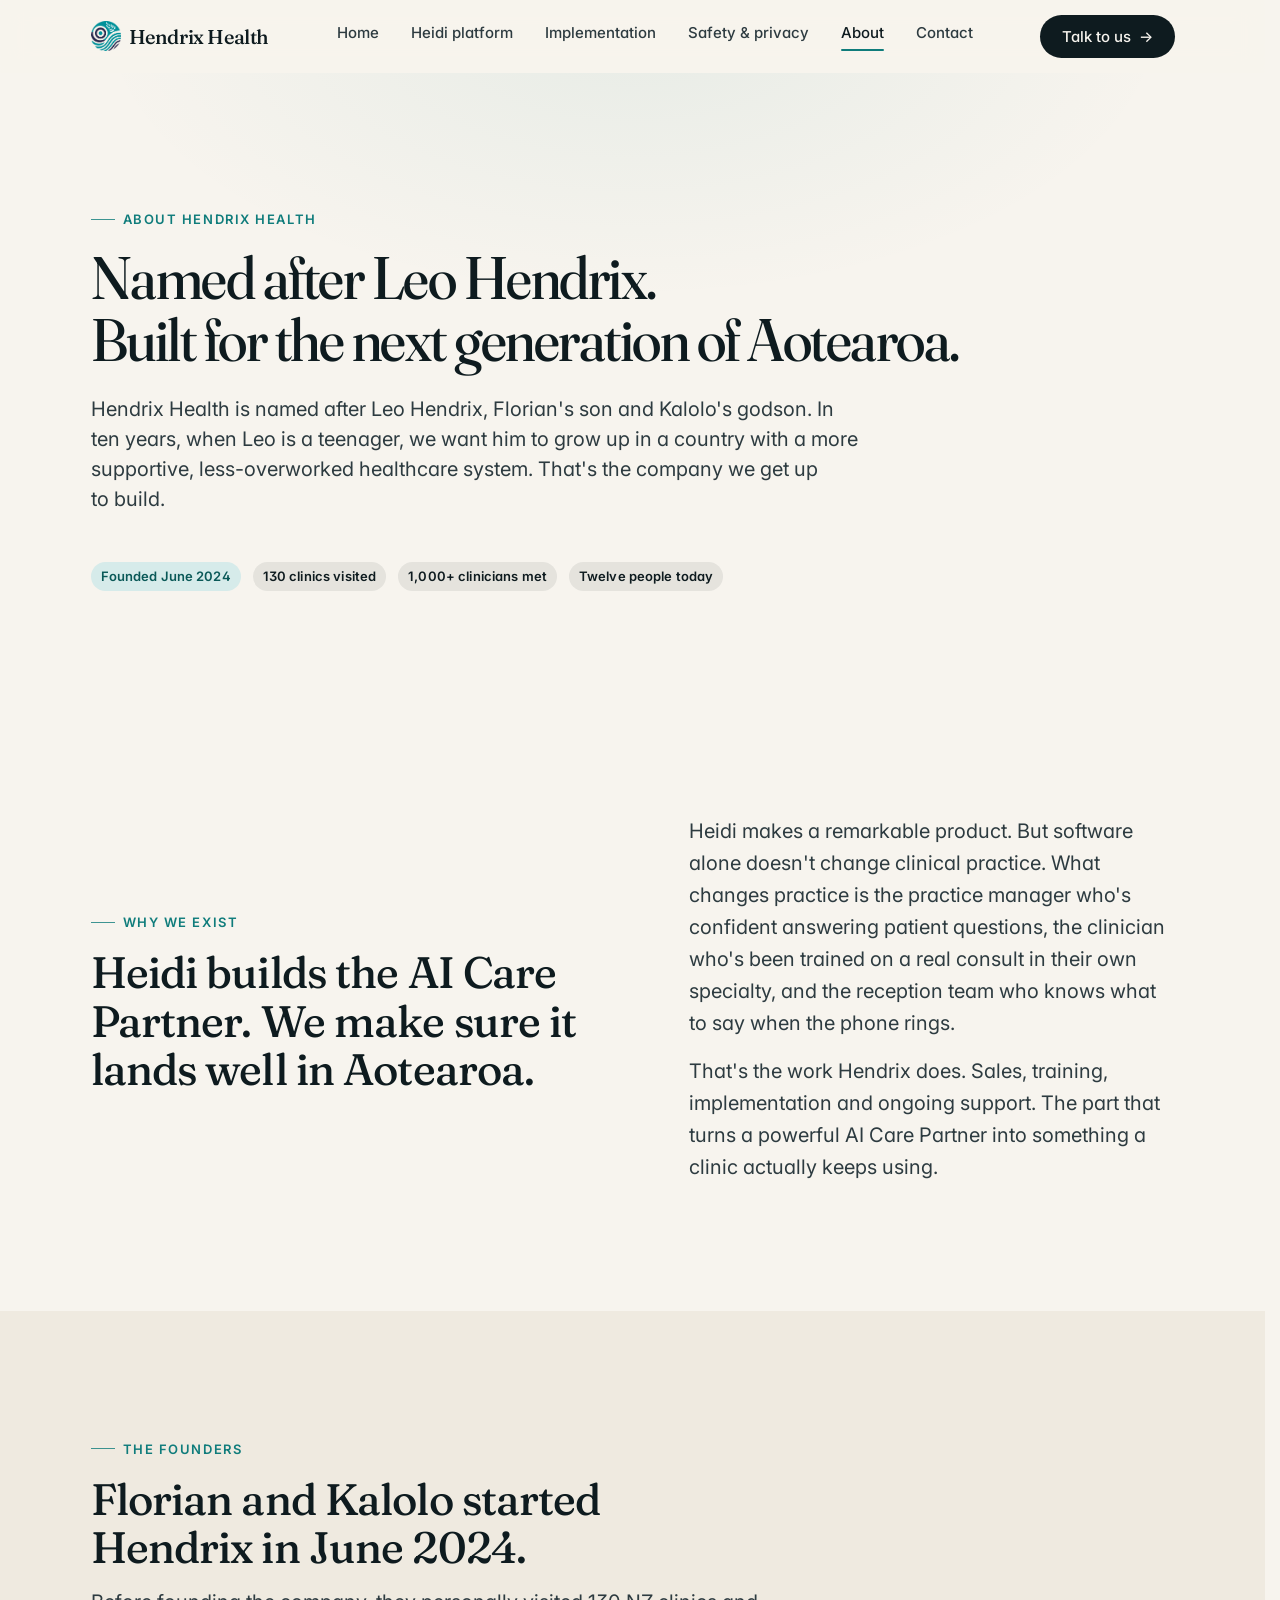
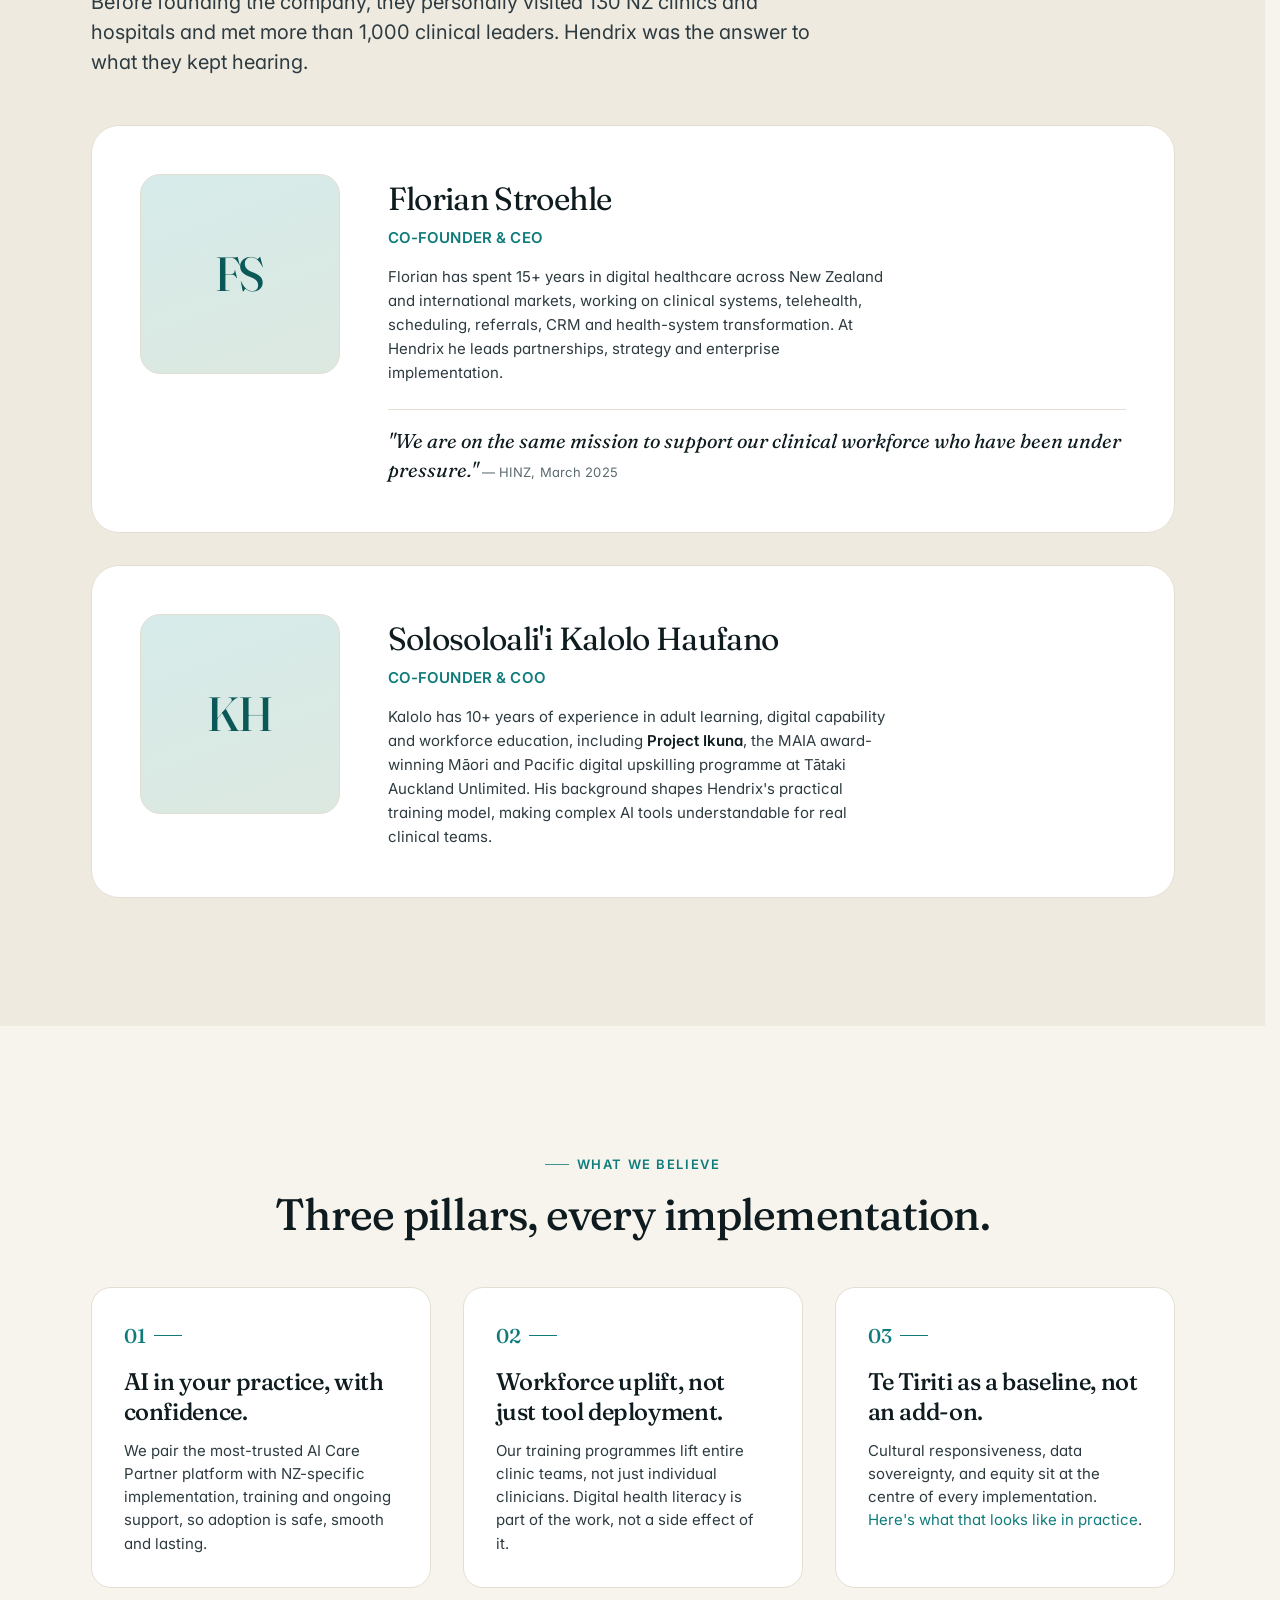
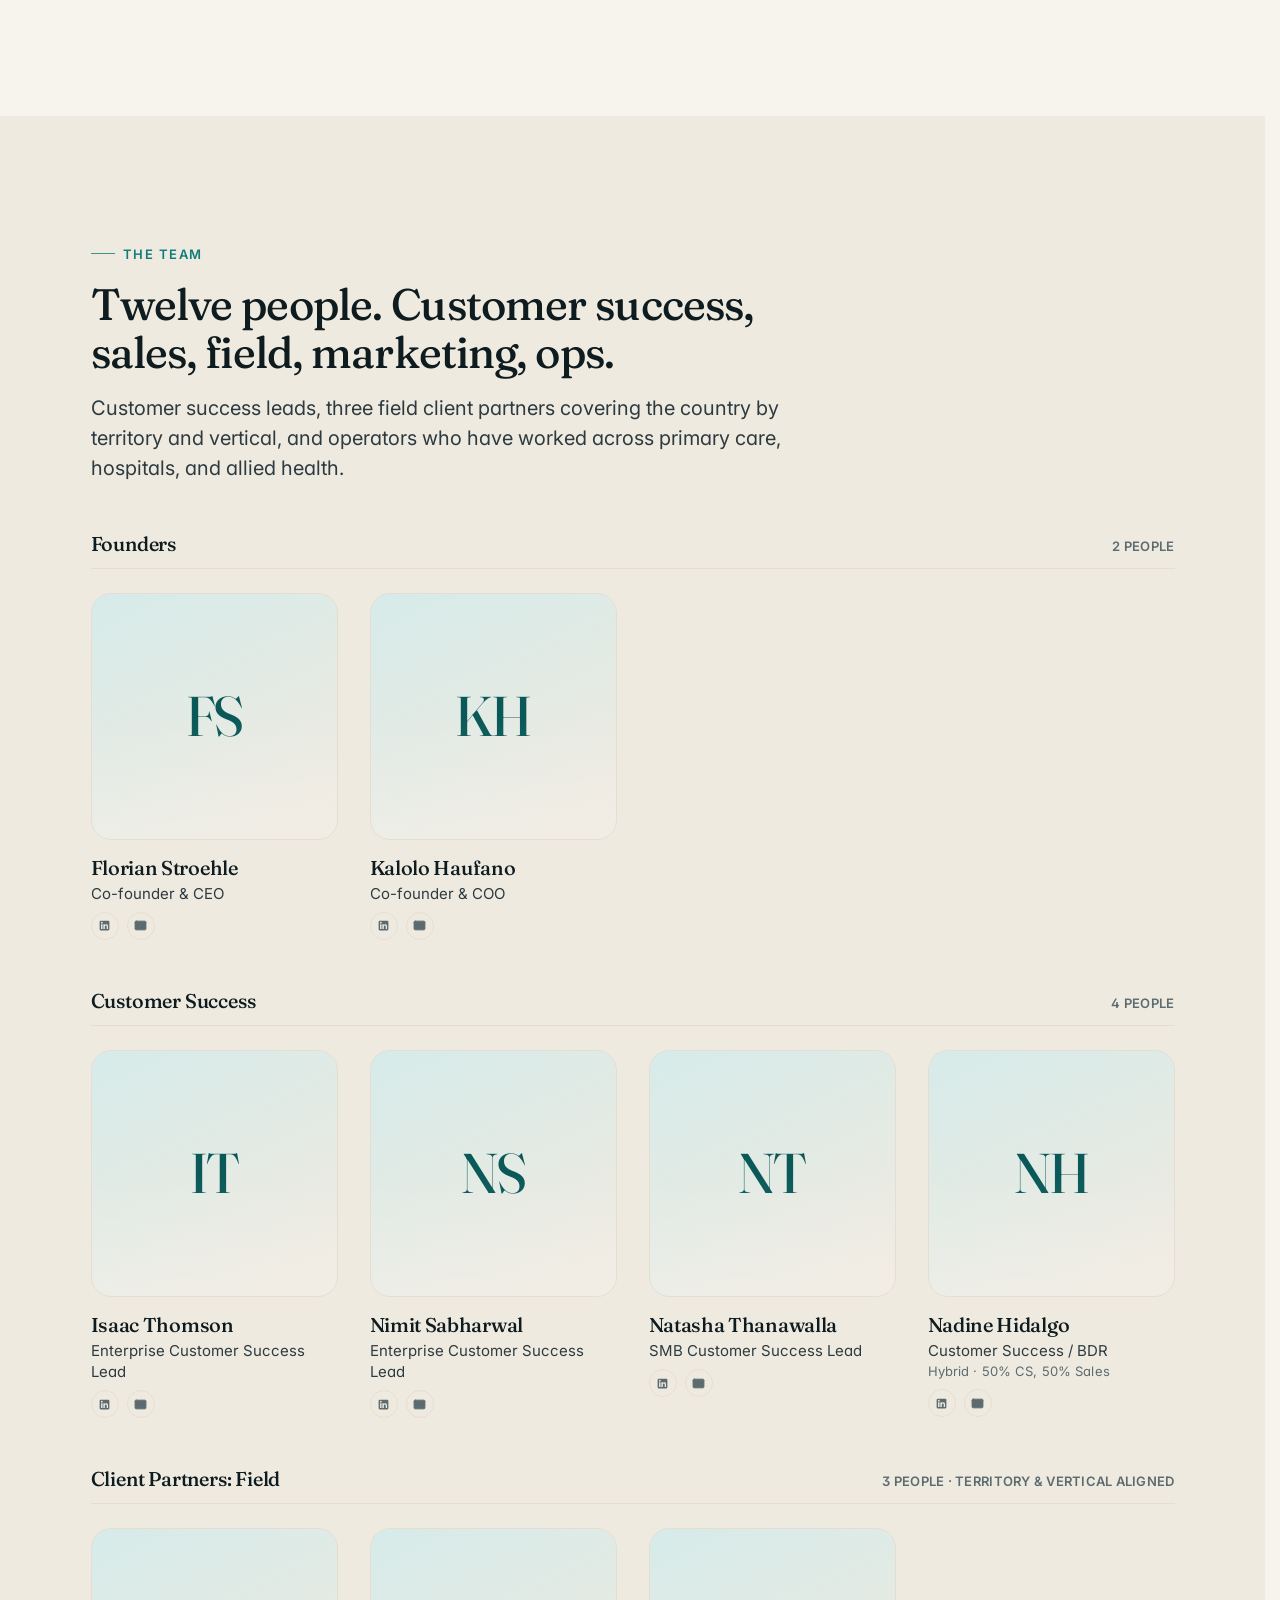
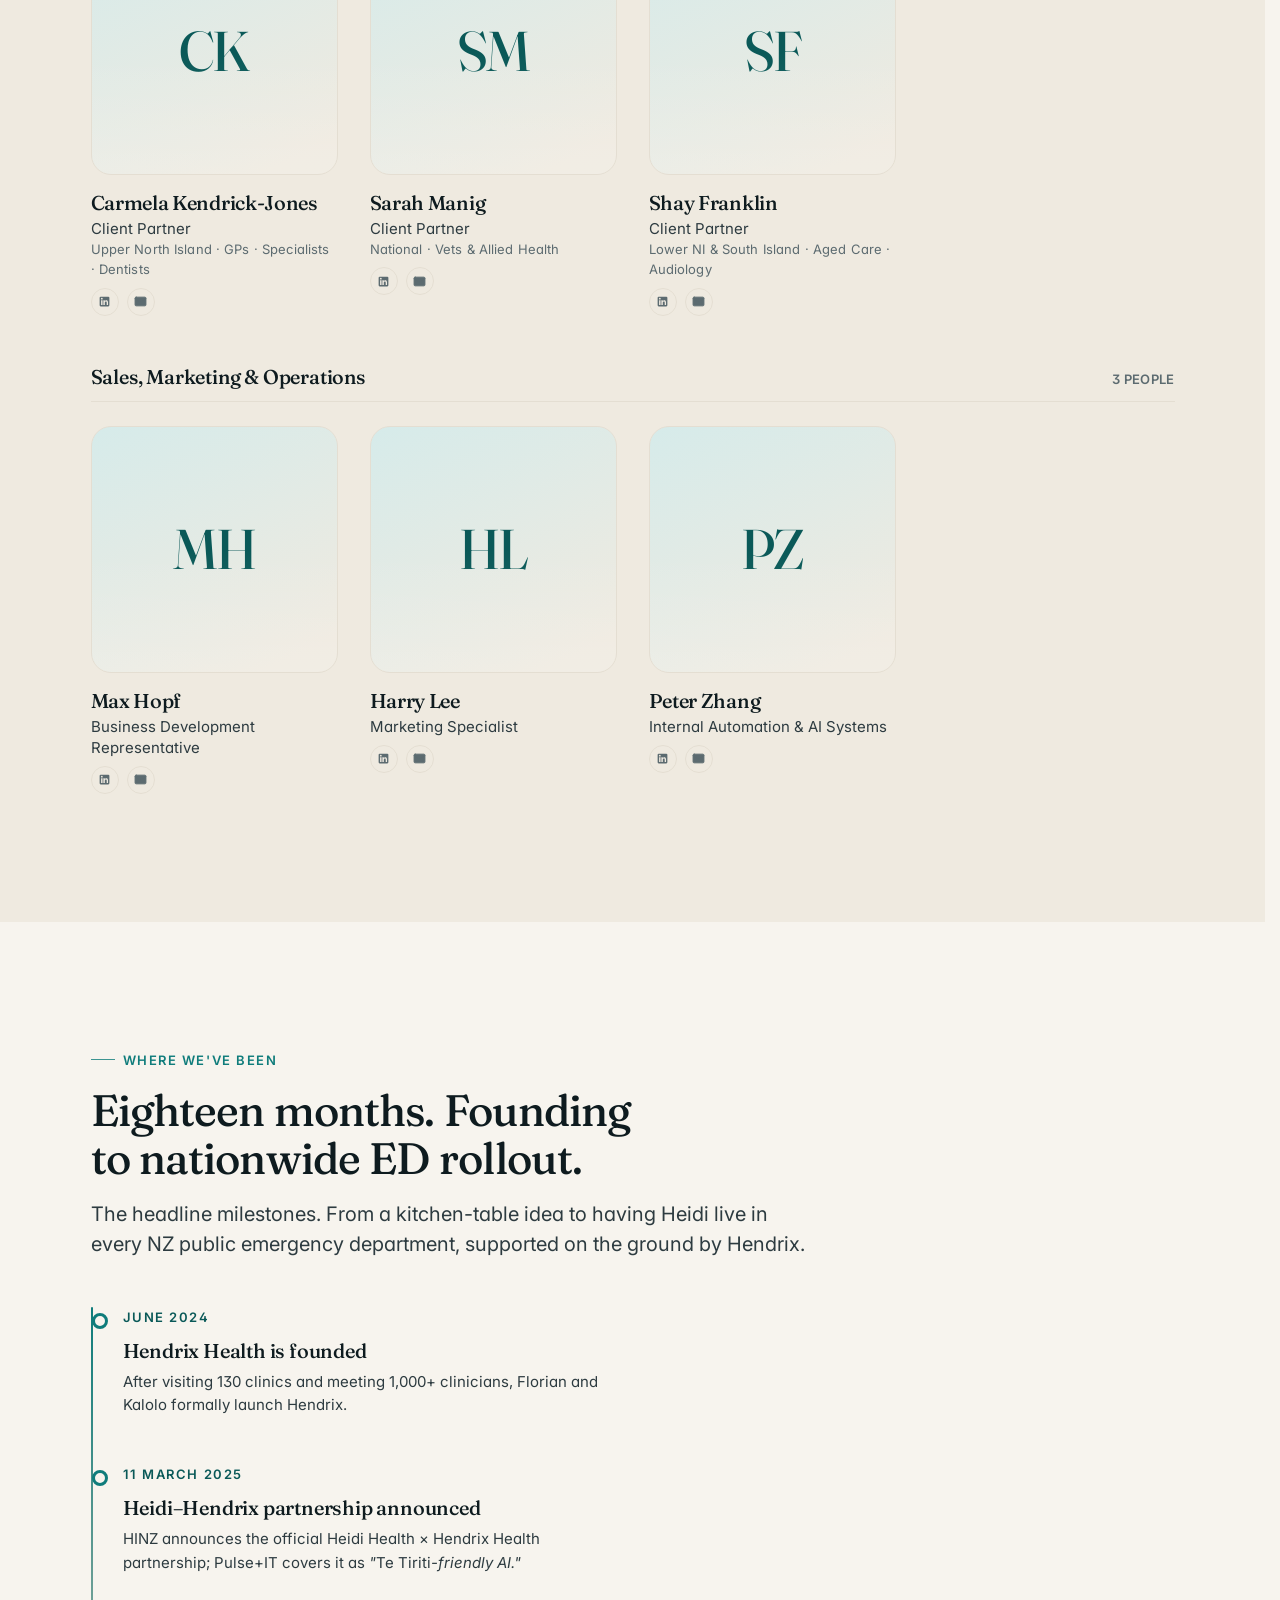
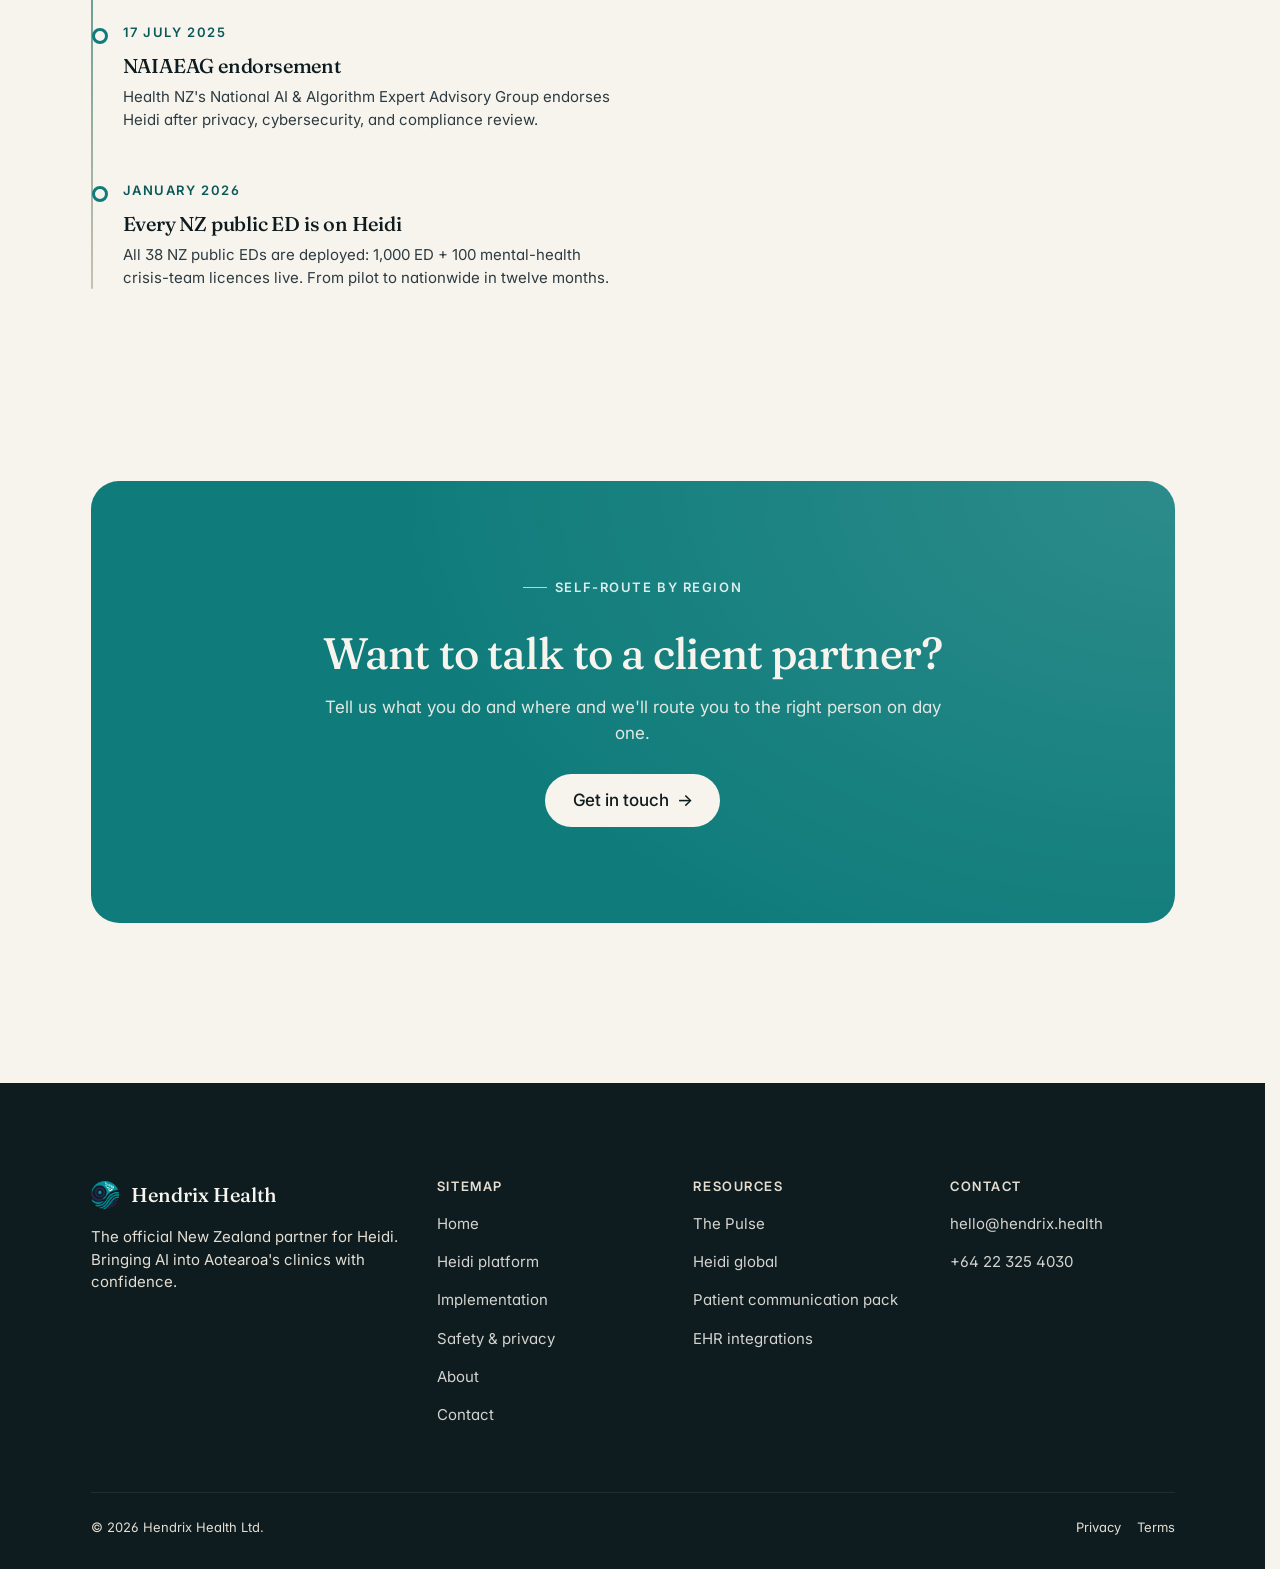
<file: about.html>
<!doctype html>
<html lang="en-NZ">
<head>
  <meta charset="utf-8">
  <meta name="viewport" content="width=device-width, initial-scale=1, viewport-fit=cover">
  <title>About — Why Hendrix exists | Hendrix Health</title>
  <meta name="description" content="Hendrix Health was founded in June 2024 by Florian Stroehle and Kalolo Haufano, after visiting 130 NZ clinics and meeting 1,000+ clinicians. Today we are a team of twelve.">
  <meta name="theme-color" content="#0F7C7B">

  <meta property="og:type" content="website">
  <meta property="og:title" content="About Hendrix Health">
  <meta property="og:description" content="Why Hendrix exists, who we are, and what we believe.">
  <meta property="og:url" content="https://hendrix.health/about">
  <meta property="og:image" content="assets/img/og/og-about.png">

  <link rel="icon" href="assets/img/logo-hendrix.png" type="image/png">

  <script>
    try {
      if (sessionStorage.getItem('hh_seen') === '1') {
        document.documentElement.classList.add('reveals-off');
      }
      sessionStorage.setItem('hh_seen', '1');
    } catch (e) {}
  </script>

  <link rel="preconnect" href="https://fonts.googleapis.com">
  <link rel="preconnect" href="https://fonts.gstatic.com" crossorigin>
  <link rel="stylesheet" href="https://fonts.googleapis.com/css2?family=Fraunces:opsz,wght,SOFT@9..144,300..600,30..100&family=Inter:wght@400;500;600;700&family=JetBrains+Mono:wght@500&display=swap">

  <link rel="stylesheet" href="assets/css/site.css">
  <script defer src="assets/js/nav.js"></script>
  <script defer src="assets/js/reveal.js"></script>
</head>
<body>
  <a href="#main" class="skip-link">Skip to content</a>

  <header class="site-header">
    <div class="container site-header__inner">
      <a href="index.html" class="site-header__brand" aria-label="Hendrix Health home">
        <span class="site-header__brand-mark"><img src="assets/img/logo-hendrix.png" alt="" width="30" height="30"></span>
        <span>Hendrix&nbsp;Health</span>
      </a>
      <nav class="site-header__nav" aria-label="Primary">
        <a href="index.html">Home</a>
        <a href="heidi.html">Heidi platform</a>
        <a href="implementation.html">Implementation</a>
        <a href="safety.html">Safety &amp; privacy</a>
        <a href="about.html" aria-current="page">About</a>
        <a href="contact.html">Contact</a>
      </nav>
      <a href="contact.html" class="btn btn--primary site-header__cta">Talk to us <span class="arrow">→</span></a>
      <button class="site-header__toggle" type="button" aria-expanded="false" aria-controls="mobile-sheet" aria-label="Open menu">
        <svg width="20" height="20" viewBox="0 0 24 24" fill="none" stroke="currentColor" stroke-width="2" stroke-linecap="round"><path d="M3 6h18M3 12h18M3 18h18"/></svg>
      </button>
    </div>
  </header>

  <div class="mobile-sheet" id="mobile-sheet" role="dialog" aria-label="Mobile navigation">
    <a href="index.html">Home</a>
    <a href="heidi.html">Heidi platform</a>
    <a href="implementation.html">Implementation</a>
    <a href="safety.html">Safety &amp; privacy</a>
    <a href="about.html">About</a>
    <a href="contact.html">Contact</a>
    <a href="https://pulse.hendrix.health/" rel="noopener">The Pulse ↗</a>
    <a href="contact.html" class="btn btn--primary btn--lg">Talk to us</a>
  </div>

  <main id="main">

    <!-- ─── Page hero ────────────────────────────────────────────── -->
    <section class="page-hero">
      <div class="container">
        <span class="eyebrow">About Hendrix Health</span>
        <h1>Named after Leo Hendrix.<br>Built for the next generation of <span lang="mi">Aotearoa</span>.</h1>
        <p class="page-hero__subtitle">
          Hendrix Health is named after Leo Hendrix, Florian's son and Kalolo's godson.
          In ten years, when Leo is a teenager, we want him to grow up in a country with a more
          supportive, less-overworked healthcare system. That's the company we get up to build.
        </p>

        <div class="cluster" style="margin-top: var(--s-7);">
          <span class="badge">Founded June 2024</span>
          <span class="badge badge--ink">130 clinics visited</span>
          <span class="badge badge--ink">1,000+ clinicians met</span>
          <span class="badge badge--ink">Twelve people today</span>
        </div>
      </div>
    </section>

    <!-- ─── Why Hendrix exists ──────────────────────────────────── -->
    <section class="section">
      <div class="container">
        <div class="split">
          <div data-reveal>
            <span class="eyebrow">Why we exist</span>
            <h2>Heidi builds the AI Care Partner. We make sure it lands well in <span lang="mi">Aotearoa</span>.</h2>
          </div>
          <div data-reveal data-reveal-delay="120" style="font-size: var(--fs-md); color: var(--ink-soft); line-height: 1.6;">
            <p>
              Heidi makes a remarkable product. But software alone doesn't change clinical practice.
              What changes practice is the practice manager who's confident answering patient
              questions, the clinician who's been trained on a real consult in their own specialty,
              and the reception team who knows what to say when the phone rings.
            </p>
            <p style="margin-top: var(--s-4);">
              That's the work Hendrix does. Sales, training, implementation and ongoing support.
              The part that turns a powerful AI Care Partner into something a clinic actually keeps using.
            </p>
          </div>
        </div>
      </div>
    </section>

    <!-- ─── Founders (slim) ─────────────────────────────────────── -->
    <section class="section section--alt">
      <div class="container">
        <div class="section-head">
          <span class="eyebrow">The founders</span>
          <h2>Florian and Kalolo started Hendrix in June 2024.</h2>
          <p>Before founding the company, they personally visited 130 NZ clinics and hospitals and met more than 1,000 clinical leaders. Hendrix was the answer to what they kept hearing.</p>
        </div>

        <div class="stack-xl">
          <article class="founder-card" data-reveal>
            <div class="founder-card__tile" aria-hidden="true">
              <span class="founder-card__initials">FS</span>
            </div>
            <div>
              <div class="founder-card__name">Florian Stroehle</div>
              <div class="founder-card__role">Co-founder &amp; CEO</div>
              <p class="founder-card__bio">
                Florian has spent 15+ years in digital healthcare across New Zealand and international
                markets, working on clinical systems, telehealth, scheduling, referrals, CRM and
                health-system transformation. At Hendrix he leads partnerships, strategy and enterprise
                implementation.
              </p>
              <p class="founder-card__quote">
                "We are on the same mission to support our clinical workforce who have been under pressure."
                <span class="founder-card__quote-attrib">— HINZ, March 2025</span>
              </p>
            </div>
          </article>

          <article class="founder-card" data-reveal data-reveal-delay="100">
            <div class="founder-card__tile" aria-hidden="true">
              <span class="founder-card__initials">KH</span>
            </div>
            <div>
              <div class="founder-card__name">Solosoloali'i Kalolo Haufano</div>
              <div class="founder-card__role">Co-founder &amp; COO</div>
              <p class="founder-card__bio">
                Kalolo has 10+ years of experience in adult learning, digital capability and workforce
                education, including <strong>Project Ikuna</strong>, the MAIA award-winning
                <span lang="mi">Māori</span> and Pacific digital upskilling programme at
                <span lang="mi">Tātaki Auckland Unlimited</span>. His background shapes Hendrix's
                practical training model, making complex AI tools understandable for real clinical teams.
              </p>
            </div>
          </article>
        </div>
      </div>
    </section>

    <!-- ─── What we believe ─────────────────────────────────────── -->
    <section class="section">
      <div class="container">
        <div class="section-head section-head--center">
          <span class="eyebrow">What we believe</span>
          <h2>Three pillars, every implementation.</h2>
        </div>

        <div class="pillars" data-reveal>
          <article class="pillar">
            <div class="pillar__num">01</div>
            <h3>AI in your practice, with confidence.</h3>
            <p>We pair the most-trusted AI Care Partner platform with NZ-specific implementation, training and ongoing support, so adoption is safe, smooth and lasting.</p>
          </article>
          <article class="pillar">
            <div class="pillar__num">02</div>
            <h3>Workforce uplift, not just tool deployment.</h3>
            <p>Our training programmes lift entire clinic teams, not just individual clinicians. Digital health literacy is part of the work, not a side effect of it.</p>
          </article>
          <article class="pillar">
            <div class="pillar__num">03</div>
            <h3><span lang="mi">Te Tiriti</span> as a baseline, not an add-on.</h3>
            <p>Cultural responsiveness, data sovereignty, and equity sit at the centre of every implementation. <a href="safety.html#tiriti">Here's what that looks like in practice</a>.</p>
          </article>
        </div>
      </div>
    </section>

    <!-- ─── The team (compact) ──────────────────────────────────── -->
    <section class="section section--alt" id="team">
      <div class="container">
        <div class="section-head">
          <span class="eyebrow">The team</span>
          <h2>Twelve people. Customer success, sales, field, marketing, ops.</h2>
          <p>Customer success leads, three field client partners covering the country by territory and vertical, and operators who have worked across primary care, hospitals, and allied health.</p>
        </div>

        <div class="team-group">
          <div class="team-group__head">
            <h3 class="team-group__title">Founders</h3>
            <span class="team-group__meta">2 people</span>
          </div>
          <div class="grid grid--4" data-reveal>
            <div class="team-card">
              <div class="team-card__tile" aria-hidden="true"><span class="team-card__initials">FS</span></div>
              <div>
                <div class="team-card__name">Florian Stroehle</div>
                <div class="team-card__role">Co-founder &amp; CEO</div>
                <div class="team-card__links">
                  <a href="https://www.linkedin.com/in/florianstroehle/" aria-label="Florian Stroehle on LinkedIn" rel="noopener" target="_blank">
                    <svg viewBox="0 0 24 24" fill="currentColor"><path d="M19 3a2 2 0 0 1 2 2v14a2 2 0 0 1-2 2H5a2 2 0 0 1-2-2V5a2 2 0 0 1 2-2zM8.4 9.5H5.7v9h2.7zm-1.3-4.2a1.6 1.6 0 1 0 0 3.2 1.6 1.6 0 0 0 0-3.2zM18.5 18.5v-5.1c0-2.6-1.4-3.8-3.3-3.8a2.8 2.8 0 0 0-2.6 1.4V9.5h-2.7v9h2.7v-4.7c0-1.3.7-2 1.8-2s1.7.8 1.7 2v4.7z"/></svg>
                  </a>
                  <a href="mailto:florian@hendrix.health" aria-label="Email Florian Stroehle">
                    <svg viewBox="0 0 24 24" fill="none" stroke="currentColor" stroke-width="1.8" stroke-linecap="round" stroke-linejoin="round"><rect x="2" y="4" width="20" height="16" rx="2"/><path d="m2 7 10 6 10-6"/></svg>
                  </a>
                </div>
              </div>
            </div>
            <div class="team-card">
              <div class="team-card__tile" aria-hidden="true"><span class="team-card__initials">KH</span></div>
              <div>
                <div class="team-card__name">Kalolo Haufano</div>
                <div class="team-card__role">Co-founder &amp; COO</div>
                <div class="team-card__links">
                  <a href="https://www.linkedin.com/in/kalolohaufano/" aria-label="Kalolo Haufano on LinkedIn" rel="noopener" target="_blank">
                    <svg viewBox="0 0 24 24" fill="currentColor"><path d="M19 3a2 2 0 0 1 2 2v14a2 2 0 0 1-2 2H5a2 2 0 0 1-2-2V5a2 2 0 0 1 2-2zM8.4 9.5H5.7v9h2.7zm-1.3-4.2a1.6 1.6 0 1 0 0 3.2 1.6 1.6 0 0 0 0-3.2zM18.5 18.5v-5.1c0-2.6-1.4-3.8-3.3-3.8a2.8 2.8 0 0 0-2.6 1.4V9.5h-2.7v9h2.7v-4.7c0-1.3.7-2 1.8-2s1.7.8 1.7 2v4.7z"/></svg>
                  </a>
                  <a href="mailto:kalolo@hendrix.health" aria-label="Email Kalolo Haufano">
                    <svg viewBox="0 0 24 24" fill="none" stroke="currentColor" stroke-width="1.8" stroke-linecap="round" stroke-linejoin="round"><rect x="2" y="4" width="20" height="16" rx="2"/><path d="m2 7 10 6 10-6"/></svg>
                  </a>
                </div>
              </div>
            </div>
          </div>
        </div>

        <div class="team-group">
          <div class="team-group__head">
            <h3 class="team-group__title">Customer Success</h3>
            <span class="team-group__meta">4 people</span>
          </div>
          <div class="grid grid--4" data-reveal>
            <div class="team-card">
              <div class="team-card__tile" aria-hidden="true"><span class="team-card__initials">IT</span></div>
              <div>
                <div class="team-card__name">Isaac Thomson</div>
                <div class="team-card__role">Enterprise Customer Success Lead</div>
                <div class="team-card__links">
                  <a href="https://www.linkedin.com/in/isaac-thomson-601344323/" aria-label="Isaac Thomson on LinkedIn" rel="noopener" target="_blank">
                    <svg viewBox="0 0 24 24" fill="currentColor"><path d="M19 3a2 2 0 0 1 2 2v14a2 2 0 0 1-2 2H5a2 2 0 0 1-2-2V5a2 2 0 0 1 2-2zM8.4 9.5H5.7v9h2.7zm-1.3-4.2a1.6 1.6 0 1 0 0 3.2 1.6 1.6 0 0 0 0-3.2zM18.5 18.5v-5.1c0-2.6-1.4-3.8-3.3-3.8a2.8 2.8 0 0 0-2.6 1.4V9.5h-2.7v9h2.7v-4.7c0-1.3.7-2 1.8-2s1.7.8 1.7 2v4.7z"/></svg>
                  </a>
                  <a href="mailto:isaac@hendrix.health" aria-label="Email Isaac Thomson">
                    <svg viewBox="0 0 24 24" fill="none" stroke="currentColor" stroke-width="1.8" stroke-linecap="round" stroke-linejoin="round"><rect x="2" y="4" width="20" height="16" rx="2"/><path d="m2 7 10 6 10-6"/></svg>
                  </a>
                </div>
              </div>
            </div>
            <div class="team-card">
              <div class="team-card__tile" aria-hidden="true"><span class="team-card__initials">NS</span></div>
              <div>
                <div class="team-card__name">Nimit Sabharwal</div>
                <div class="team-card__role">Enterprise Customer Success Lead</div>
                <div class="team-card__links">
                  <a href="https://www.linkedin.com/in/nimit-sabharwal-capm%C2%AE-47526288/" aria-label="Nimit Sabharwal on LinkedIn" rel="noopener" target="_blank">
                    <svg viewBox="0 0 24 24" fill="currentColor"><path d="M19 3a2 2 0 0 1 2 2v14a2 2 0 0 1-2 2H5a2 2 0 0 1-2-2V5a2 2 0 0 1 2-2zM8.4 9.5H5.7v9h2.7zm-1.3-4.2a1.6 1.6 0 1 0 0 3.2 1.6 1.6 0 0 0 0-3.2zM18.5 18.5v-5.1c0-2.6-1.4-3.8-3.3-3.8a2.8 2.8 0 0 0-2.6 1.4V9.5h-2.7v9h2.7v-4.7c0-1.3.7-2 1.8-2s1.7.8 1.7 2v4.7z"/></svg>
                  </a>
                  <a href="mailto:nimit@hendrix.health" aria-label="Email Nimit Sabharwal">
                    <svg viewBox="0 0 24 24" fill="none" stroke="currentColor" stroke-width="1.8" stroke-linecap="round" stroke-linejoin="round"><rect x="2" y="4" width="20" height="16" rx="2"/><path d="m2 7 10 6 10-6"/></svg>
                  </a>
                </div>
              </div>
            </div>
            <div class="team-card">
              <div class="team-card__tile" aria-hidden="true"><span class="team-card__initials">NT</span></div>
              <div>
                <div class="team-card__name">Natasha Thanawalla</div>
                <div class="team-card__role">SMB Customer Success Lead</div>
                <div class="team-card__links">
                  <a href="https://www.linkedin.com/in/natasha-thanawalla/" aria-label="Natasha Thanawalla on LinkedIn" rel="noopener" target="_blank">
                    <svg viewBox="0 0 24 24" fill="currentColor"><path d="M19 3a2 2 0 0 1 2 2v14a2 2 0 0 1-2 2H5a2 2 0 0 1-2-2V5a2 2 0 0 1 2-2zM8.4 9.5H5.7v9h2.7zm-1.3-4.2a1.6 1.6 0 1 0 0 3.2 1.6 1.6 0 0 0 0-3.2zM18.5 18.5v-5.1c0-2.6-1.4-3.8-3.3-3.8a2.8 2.8 0 0 0-2.6 1.4V9.5h-2.7v9h2.7v-4.7c0-1.3.7-2 1.8-2s1.7.8 1.7 2v4.7z"/></svg>
                  </a>
                  <a href="mailto:natasha@hendrix.health" aria-label="Email Natasha Thanawalla">
                    <svg viewBox="0 0 24 24" fill="none" stroke="currentColor" stroke-width="1.8" stroke-linecap="round" stroke-linejoin="round"><rect x="2" y="4" width="20" height="16" rx="2"/><path d="m2 7 10 6 10-6"/></svg>
                  </a>
                </div>
              </div>
            </div>
            <div class="team-card">
              <div class="team-card__tile" aria-hidden="true"><span class="team-card__initials">NH</span></div>
              <div>
                <div class="team-card__name">Nadine Hidalgo</div>
                <div class="team-card__role">Customer Success / BDR</div>
                <div class="team-card__meta">Hybrid · 50% CS, 50% Sales</div>
                <div class="team-card__links">
                  <a href="https://www.linkedin.com/in/nadinehidalgo/" aria-label="Nadine Hidalgo on LinkedIn" rel="noopener" target="_blank">
                    <svg viewBox="0 0 24 24" fill="currentColor"><path d="M19 3a2 2 0 0 1 2 2v14a2 2 0 0 1-2 2H5a2 2 0 0 1-2-2V5a2 2 0 0 1 2-2zM8.4 9.5H5.7v9h2.7zm-1.3-4.2a1.6 1.6 0 1 0 0 3.2 1.6 1.6 0 0 0 0-3.2zM18.5 18.5v-5.1c0-2.6-1.4-3.8-3.3-3.8a2.8 2.8 0 0 0-2.6 1.4V9.5h-2.7v9h2.7v-4.7c0-1.3.7-2 1.8-2s1.7.8 1.7 2v4.7z"/></svg>
                  </a>
                  <a href="mailto:nadine@hendrix.health" aria-label="Email Nadine Hidalgo">
                    <svg viewBox="0 0 24 24" fill="none" stroke="currentColor" stroke-width="1.8" stroke-linecap="round" stroke-linejoin="round"><rect x="2" y="4" width="20" height="16" rx="2"/><path d="m2 7 10 6 10-6"/></svg>
                  </a>
                </div>
              </div>
            </div>
          </div>
        </div>

        <div class="team-group">
          <div class="team-group__head">
            <h3 class="team-group__title">Client Partners: Field</h3>
            <span class="team-group__meta">3 people · territory &amp; vertical aligned</span>
          </div>
          <div class="grid grid--4" data-reveal>
            <div class="team-card">
              <div class="team-card__tile" aria-hidden="true"><span class="team-card__initials">CK</span></div>
              <div>
                <div class="team-card__name">Carmela Kendrick-Jones</div>
                <div class="team-card__role">Client Partner</div>
                <div class="team-card__meta">Upper North Island · GPs · Specialists · Dentists</div>
                <div class="team-card__links">
                  <a href="https://www.linkedin.com/in/carmela-kendrick-jones-66a870249/" aria-label="Carmela Kendrick-Jones on LinkedIn" rel="noopener" target="_blank">
                    <svg viewBox="0 0 24 24" fill="currentColor"><path d="M19 3a2 2 0 0 1 2 2v14a2 2 0 0 1-2 2H5a2 2 0 0 1-2-2V5a2 2 0 0 1 2-2zM8.4 9.5H5.7v9h2.7zm-1.3-4.2a1.6 1.6 0 1 0 0 3.2 1.6 1.6 0 0 0 0-3.2zM18.5 18.5v-5.1c0-2.6-1.4-3.8-3.3-3.8a2.8 2.8 0 0 0-2.6 1.4V9.5h-2.7v9h2.7v-4.7c0-1.3.7-2 1.8-2s1.7.8 1.7 2v4.7z"/></svg>
                  </a>
                  <a href="mailto:carmela@hendrix.health" aria-label="Email Carmela Kendrick-Jones">
                    <svg viewBox="0 0 24 24" fill="none" stroke="currentColor" stroke-width="1.8" stroke-linecap="round" stroke-linejoin="round"><rect x="2" y="4" width="20" height="16" rx="2"/><path d="m2 7 10 6 10-6"/></svg>
                  </a>
                </div>
              </div>
            </div>
            <div class="team-card">
              <div class="team-card__tile" aria-hidden="true"><span class="team-card__initials">SM</span></div>
              <div>
                <div class="team-card__name">Sarah Manig</div>
                <div class="team-card__role">Client Partner</div>
                <div class="team-card__meta">National · Vets &amp; Allied Health</div>
                <div class="team-card__links">
                  <a href="https://www.linkedin.com/in/dr-sarah-manig-bsc-msc-phd-8ab5a5102/" aria-label="Sarah Manig on LinkedIn" rel="noopener" target="_blank">
                    <svg viewBox="0 0 24 24" fill="currentColor"><path d="M19 3a2 2 0 0 1 2 2v14a2 2 0 0 1-2 2H5a2 2 0 0 1-2-2V5a2 2 0 0 1 2-2zM8.4 9.5H5.7v9h2.7zm-1.3-4.2a1.6 1.6 0 1 0 0 3.2 1.6 1.6 0 0 0 0-3.2zM18.5 18.5v-5.1c0-2.6-1.4-3.8-3.3-3.8a2.8 2.8 0 0 0-2.6 1.4V9.5h-2.7v9h2.7v-4.7c0-1.3.7-2 1.8-2s1.7.8 1.7 2v4.7z"/></svg>
                  </a>
                  <a href="mailto:sarah@hendrix.health" aria-label="Email Sarah Manig">
                    <svg viewBox="0 0 24 24" fill="none" stroke="currentColor" stroke-width="1.8" stroke-linecap="round" stroke-linejoin="round"><rect x="2" y="4" width="20" height="16" rx="2"/><path d="m2 7 10 6 10-6"/></svg>
                  </a>
                </div>
              </div>
            </div>
            <div class="team-card">
              <div class="team-card__tile" aria-hidden="true"><span class="team-card__initials">SF</span></div>
              <div>
                <div class="team-card__name">Shay Franklin</div>
                <div class="team-card__role">Client Partner</div>
                <div class="team-card__meta">Lower NI &amp; South Island · Aged Care · Audiology</div>
                <div class="team-card__links">
                  <a href="https://www.linkedin.com/in/shay-franklin/" aria-label="Shay Franklin on LinkedIn" rel="noopener" target="_blank">
                    <svg viewBox="0 0 24 24" fill="currentColor"><path d="M19 3a2 2 0 0 1 2 2v14a2 2 0 0 1-2 2H5a2 2 0 0 1-2-2V5a2 2 0 0 1 2-2zM8.4 9.5H5.7v9h2.7zm-1.3-4.2a1.6 1.6 0 1 0 0 3.2 1.6 1.6 0 0 0 0-3.2zM18.5 18.5v-5.1c0-2.6-1.4-3.8-3.3-3.8a2.8 2.8 0 0 0-2.6 1.4V9.5h-2.7v9h2.7v-4.7c0-1.3.7-2 1.8-2s1.7.8 1.7 2v4.7z"/></svg>
                  </a>
                  <a href="mailto:shay@hendrix.health" aria-label="Email Shay Franklin">
                    <svg viewBox="0 0 24 24" fill="none" stroke="currentColor" stroke-width="1.8" stroke-linecap="round" stroke-linejoin="round"><rect x="2" y="4" width="20" height="16" rx="2"/><path d="m2 7 10 6 10-6"/></svg>
                  </a>
                </div>
              </div>
            </div>
          </div>
        </div>

        <div class="team-group">
          <div class="team-group__head">
            <h3 class="team-group__title">Sales, Marketing &amp; Operations</h3>
            <span class="team-group__meta">3 people</span>
          </div>
          <div class="grid grid--4" data-reveal>
            <div class="team-card">
              <div class="team-card__tile" aria-hidden="true"><span class="team-card__initials">MH</span></div>
              <div>
                <div class="team-card__name">Max Hopf</div>
                <div class="team-card__role">Business Development Representative</div>
                <div class="team-card__links">
                  <a href="https://www.linkedin.com/in/maxhopf/" aria-label="Max Hopf on LinkedIn" rel="noopener" target="_blank">
                    <svg viewBox="0 0 24 24" fill="currentColor"><path d="M19 3a2 2 0 0 1 2 2v14a2 2 0 0 1-2 2H5a2 2 0 0 1-2-2V5a2 2 0 0 1 2-2zM8.4 9.5H5.7v9h2.7zm-1.3-4.2a1.6 1.6 0 1 0 0 3.2 1.6 1.6 0 0 0 0-3.2zM18.5 18.5v-5.1c0-2.6-1.4-3.8-3.3-3.8a2.8 2.8 0 0 0-2.6 1.4V9.5h-2.7v9h2.7v-4.7c0-1.3.7-2 1.8-2s1.7.8 1.7 2v4.7z"/></svg>
                  </a>
                  <a href="mailto:max@hendrix.health" aria-label="Email Max Hopf">
                    <svg viewBox="0 0 24 24" fill="none" stroke="currentColor" stroke-width="1.8" stroke-linecap="round" stroke-linejoin="round"><rect x="2" y="4" width="20" height="16" rx="2"/><path d="m2 7 10 6 10-6"/></svg>
                  </a>
                </div>
              </div>
            </div>
            <div class="team-card">
              <div class="team-card__tile" aria-hidden="true"><span class="team-card__initials">HL</span></div>
              <div>
                <div class="team-card__name">Harry Lee</div>
                <div class="team-card__role">Marketing Specialist</div>
                <div class="team-card__links">
                  <a href="https://www.linkedin.com/in/harry-lok-wai-lee-14182424a/" aria-label="Harry Lee on LinkedIn" rel="noopener" target="_blank">
                    <svg viewBox="0 0 24 24" fill="currentColor"><path d="M19 3a2 2 0 0 1 2 2v14a2 2 0 0 1-2 2H5a2 2 0 0 1-2-2V5a2 2 0 0 1 2-2zM8.4 9.5H5.7v9h2.7zm-1.3-4.2a1.6 1.6 0 1 0 0 3.2 1.6 1.6 0 0 0 0-3.2zM18.5 18.5v-5.1c0-2.6-1.4-3.8-3.3-3.8a2.8 2.8 0 0 0-2.6 1.4V9.5h-2.7v9h2.7v-4.7c0-1.3.7-2 1.8-2s1.7.8 1.7 2v4.7z"/></svg>
                  </a>
                  <a href="mailto:harry@hendrix.health" aria-label="Email Harry Lee">
                    <svg viewBox="0 0 24 24" fill="none" stroke="currentColor" stroke-width="1.8" stroke-linecap="round" stroke-linejoin="round"><rect x="2" y="4" width="20" height="16" rx="2"/><path d="m2 7 10 6 10-6"/></svg>
                  </a>
                </div>
              </div>
            </div>
            <div class="team-card">
              <div class="team-card__tile" aria-hidden="true"><span class="team-card__initials">PZ</span></div>
              <div>
                <div class="team-card__name">Peter Zhang</div>
                <div class="team-card__role">Internal Automation &amp; AI Systems</div>
                <div class="team-card__links">
                  <a href="https://www.linkedin.com/in/peterzhang-sde/" aria-label="Peter Zhang on LinkedIn" rel="noopener" target="_blank">
                    <svg viewBox="0 0 24 24" fill="currentColor"><path d="M19 3a2 2 0 0 1 2 2v14a2 2 0 0 1-2 2H5a2 2 0 0 1-2-2V5a2 2 0 0 1 2-2zM8.4 9.5H5.7v9h2.7zm-1.3-4.2a1.6 1.6 0 1 0 0 3.2 1.6 1.6 0 0 0 0-3.2zM18.5 18.5v-5.1c0-2.6-1.4-3.8-3.3-3.8a2.8 2.8 0 0 0-2.6 1.4V9.5h-2.7v9h2.7v-4.7c0-1.3.7-2 1.8-2s1.7.8 1.7 2v4.7z"/></svg>
                  </a>
                  <a href="mailto:peter@hendrix.health" aria-label="Email Peter Zhang">
                    <svg viewBox="0 0 24 24" fill="none" stroke="currentColor" stroke-width="1.8" stroke-linecap="round" stroke-linejoin="round"><rect x="2" y="4" width="20" height="16" rx="2"/><path d="m2 7 10 6 10-6"/></svg>
                  </a>
                </div>
              </div>
            </div>
          </div>
        </div>

      </div>
    </section>

    <!-- ─── Where we've been (compact timeline) ─────────────────── -->
    <section class="section">
      <div class="container">
        <div class="section-head">
          <span class="eyebrow">Where we've been</span>
          <h2>Eighteen months. Founding to nationwide ED rollout.</h2>
          <p>The headline milestones. From a kitchen-table idea to having Heidi live in every NZ public emergency department, supported on the ground by Hendrix.</p>
        </div>

        <ol class="timeline" data-reveal>
          <li class="timeline__item">
            <div class="timeline__date">June 2024</div>
            <div class="timeline__title">Hendrix Health is founded</div>
            <p class="timeline__body">After visiting 130 clinics and meeting 1,000+ clinicians, Florian and Kalolo formally launch Hendrix.</p>
          </li>
          <li class="timeline__item">
            <div class="timeline__date">11 March 2025</div>
            <div class="timeline__title">Heidi–Hendrix partnership announced</div>
            <p class="timeline__body">HINZ announces the official Heidi Health × Hendrix Health partnership; Pulse+IT covers it as <em>"<span lang="mi">Te Tiriti</span>-friendly AI."</em></p>
          </li>
          <li class="timeline__item">
            <div class="timeline__date">17 July 2025</div>
            <div class="timeline__title">NAIAEAG endorsement</div>
            <p class="timeline__body">Health NZ's National AI &amp; Algorithm Expert Advisory Group endorses Heidi after privacy, cybersecurity, and compliance review.</p>
          </li>
          <li class="timeline__item">
            <div class="timeline__date">January 2026</div>
            <div class="timeline__title">Every NZ public ED is on Heidi</div>
            <p class="timeline__body">All 38 NZ public EDs are deployed: 1,000 ED + 100 mental-health crisis-team licences live. From pilot to nationwide in twelve months.</p>
          </li>
        </ol>
      </div>
    </section>

    <!-- ─── CTA banner ───────────────────────────────────────────── -->
    <section class="section section--tight">
      <div class="container">
        <div class="cta-band">
          <span class="eyebrow" style="color: rgba(255,255,255,.85);">Self-route by region</span>
          <h2>Want to talk to a client partner?</h2>
          <p>Tell us what you do and where and we'll route you to the right person on day one.</p>
          <div class="cluster" style="justify-content: center; margin-top: var(--s-3);">
            <a href="contact.html" class="btn btn--inverse btn--lg">Get in touch <span class="arrow">→</span></a>
          </div>
        </div>
      </div>
    </section>

  </main>

  <footer class="site-footer">
    <div class="container">
      <div class="site-footer__grid">
        <div class="site-footer__brand">
          <div class="site-footer__brand-line">
            <img src="assets/img/logo-hendrix.png" alt="" width="28" height="28">
            <span>Hendrix Health</span>
          </div>
          <p class="site-footer__tagline">The official New Zealand partner for Heidi. Bringing AI into <span lang="mi">Aotearoa</span>'s clinics with confidence.</p>
        </div>
        <div class="site-footer__col">
          <h4>Sitemap</h4>
          <ul>
            <li><a href="index.html">Home</a></li>
            <li><a href="heidi.html">Heidi platform</a></li>
            <li><a href="implementation.html">Implementation</a></li>
            <li><a href="safety.html">Safety &amp; privacy</a></li>
            <li><a href="about.html">About</a></li>
            <li><a href="contact.html">Contact</a></li>
          </ul>
        </div>
        <div class="site-footer__col">
          <h4>Resources</h4>
          <ul>
            <li><a href="https://pulse.hendrix.health/" rel="noopener">The Pulse</a></li>
            <li><a href="https://www.heidihealth.com" rel="noopener">Heidi global</a></li>
            <li><a href="safety.html#patient-comms">Patient communication pack</a></li>
            <li><a href="heidi.html#integrations">EHR integrations</a></li>
          </ul>
        </div>
        <div class="site-footer__col">
          <h4>Contact</h4>
          <ul>
            <li><a href="mailto:hello@hendrix.health">hello@hendrix.health</a></li>
            <li><a href="tel:+64223254030">+64 22 325 4030</a></li>
          </ul>
        </div>
      </div>
      <div class="site-footer__legal">
        <span>© 2026 Hendrix Health Ltd.</span>
        <span><a href="privacy.html">Privacy</a><a href="terms.html">Terms</a></span>
      </div>
    </div>
  </footer>

</body>
</html>
</file>
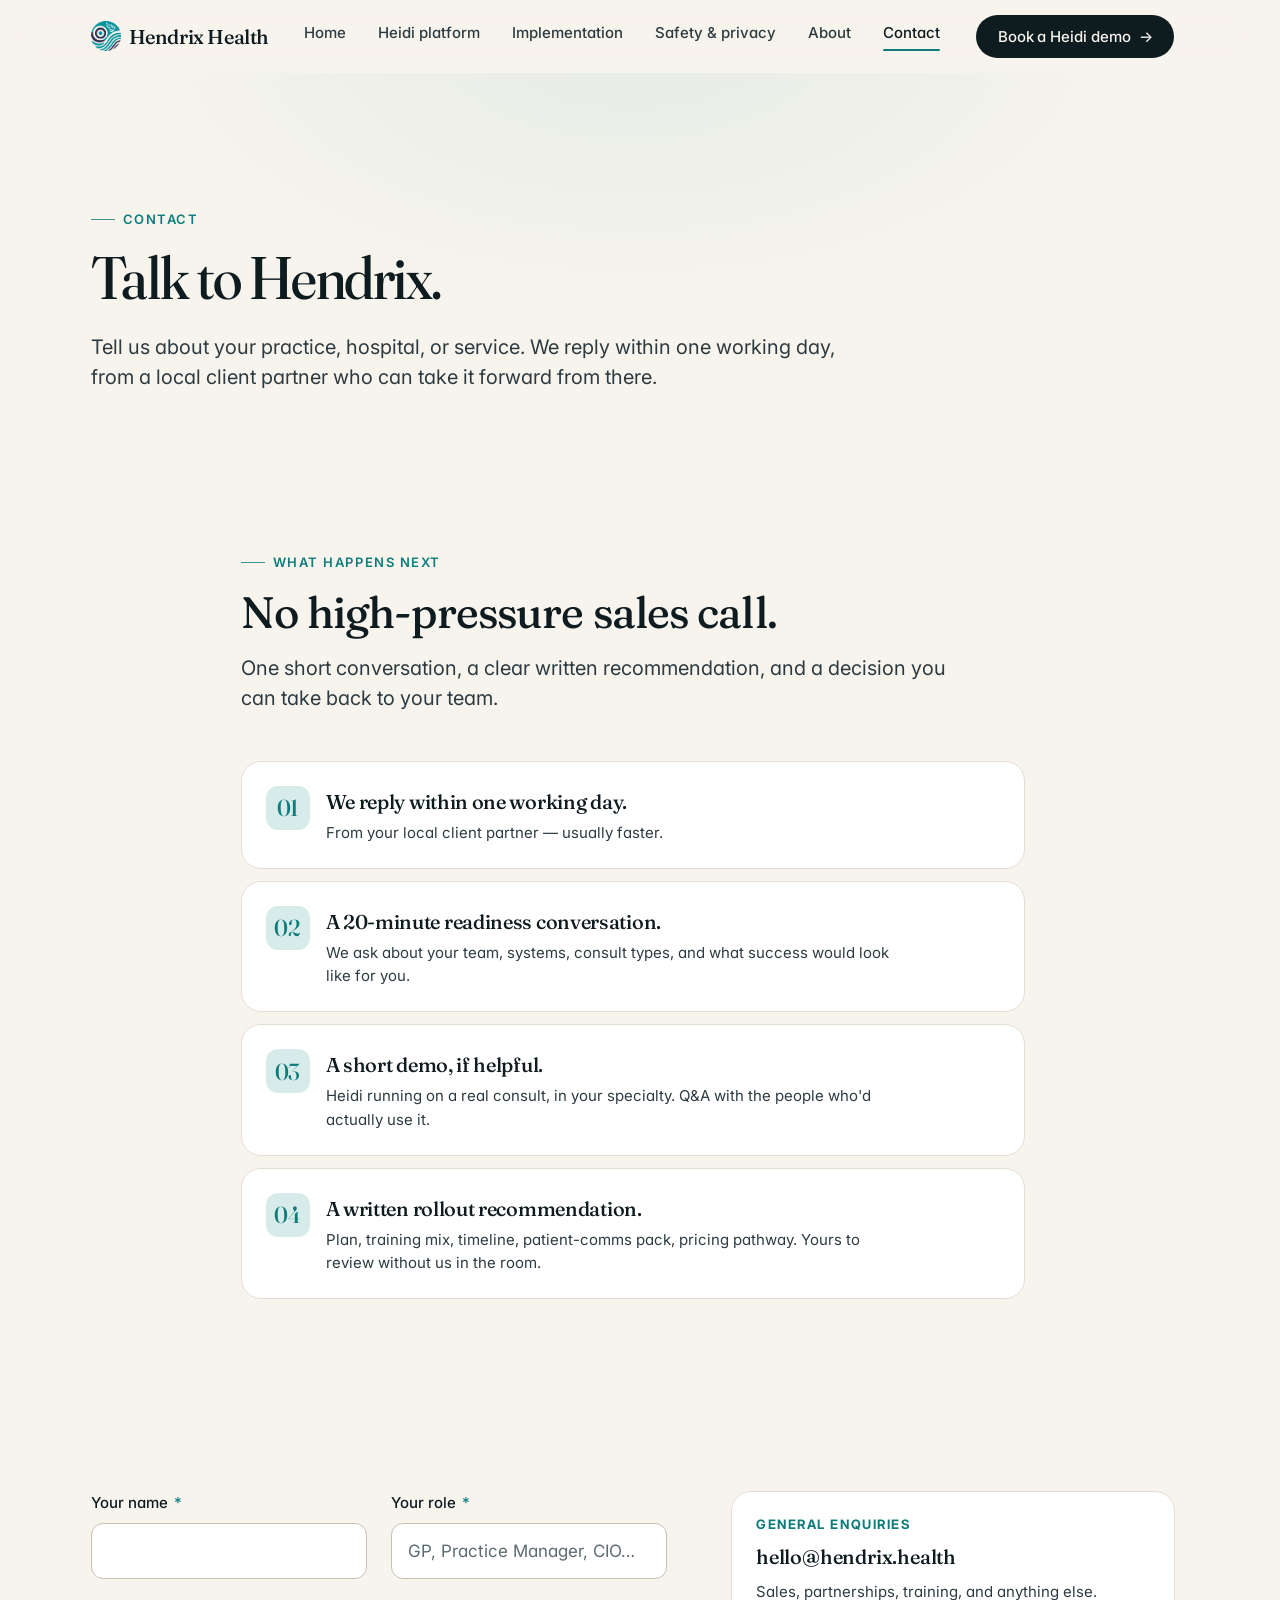
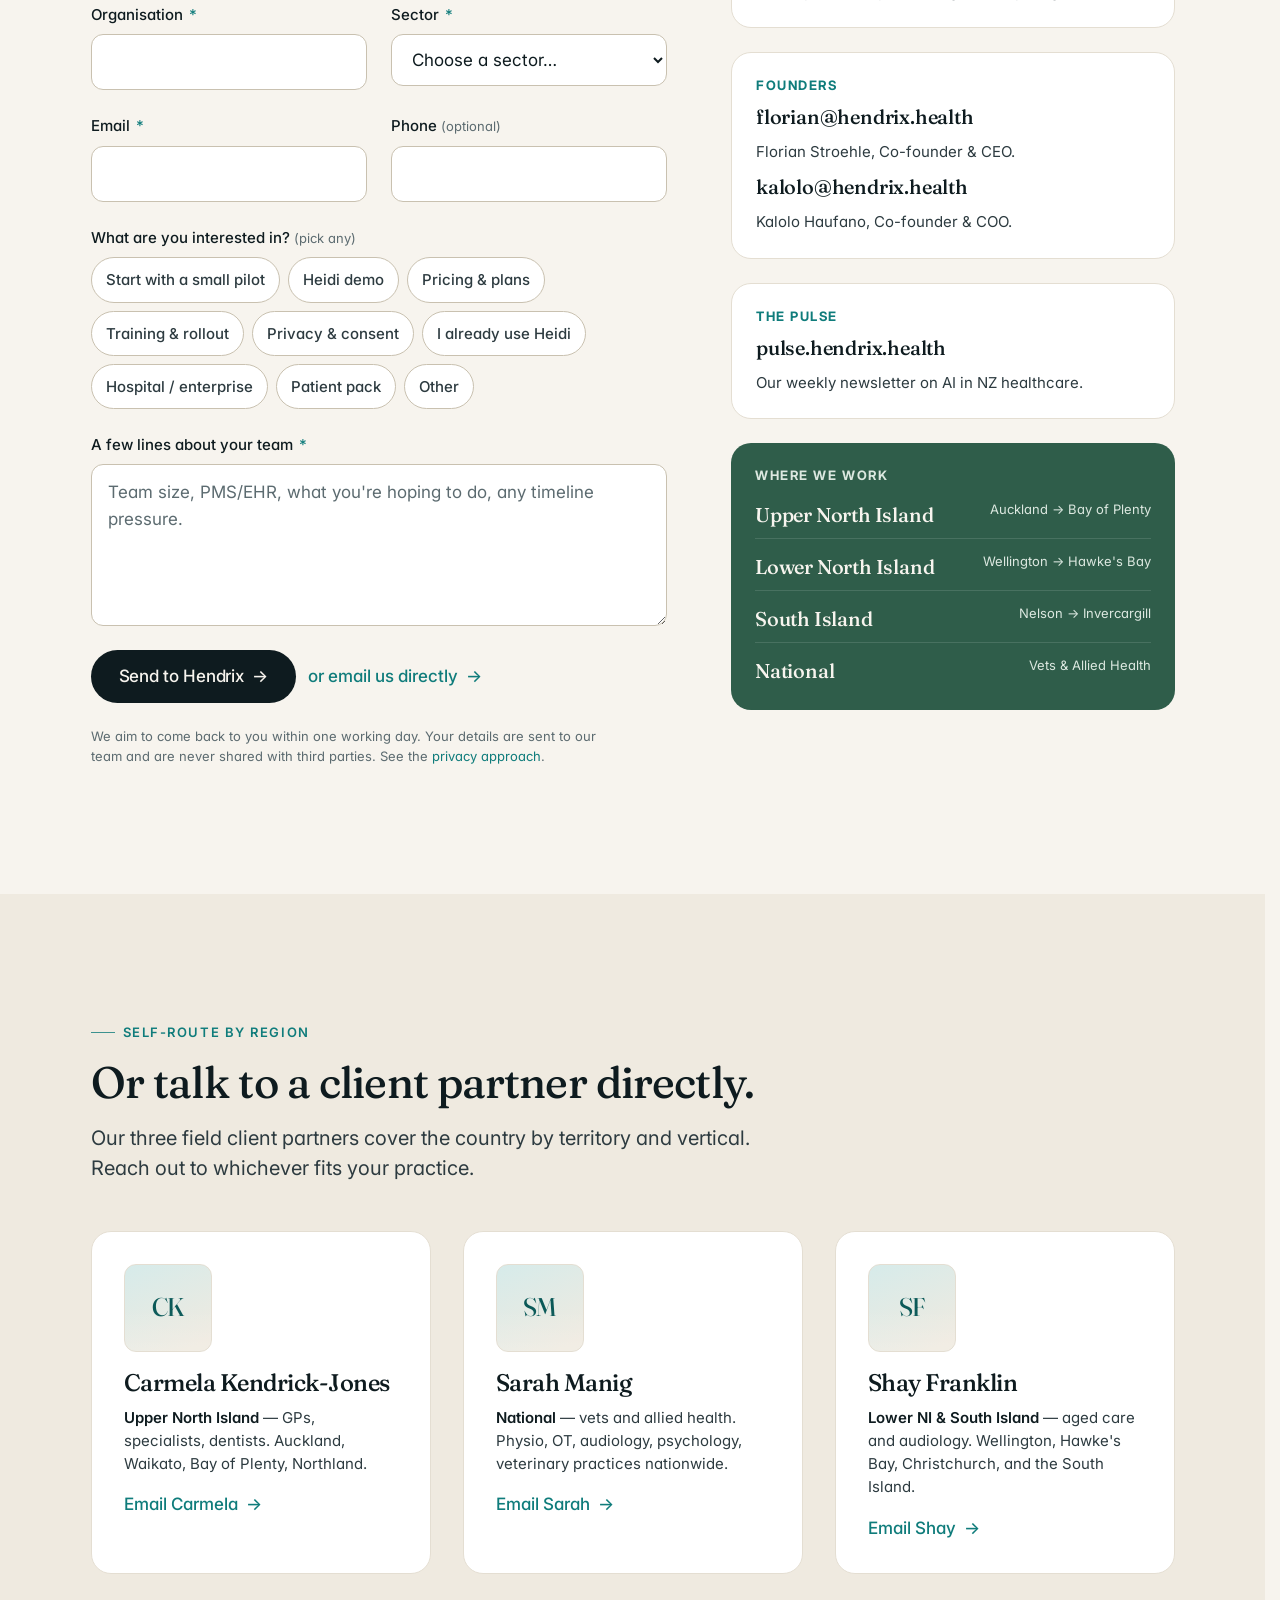
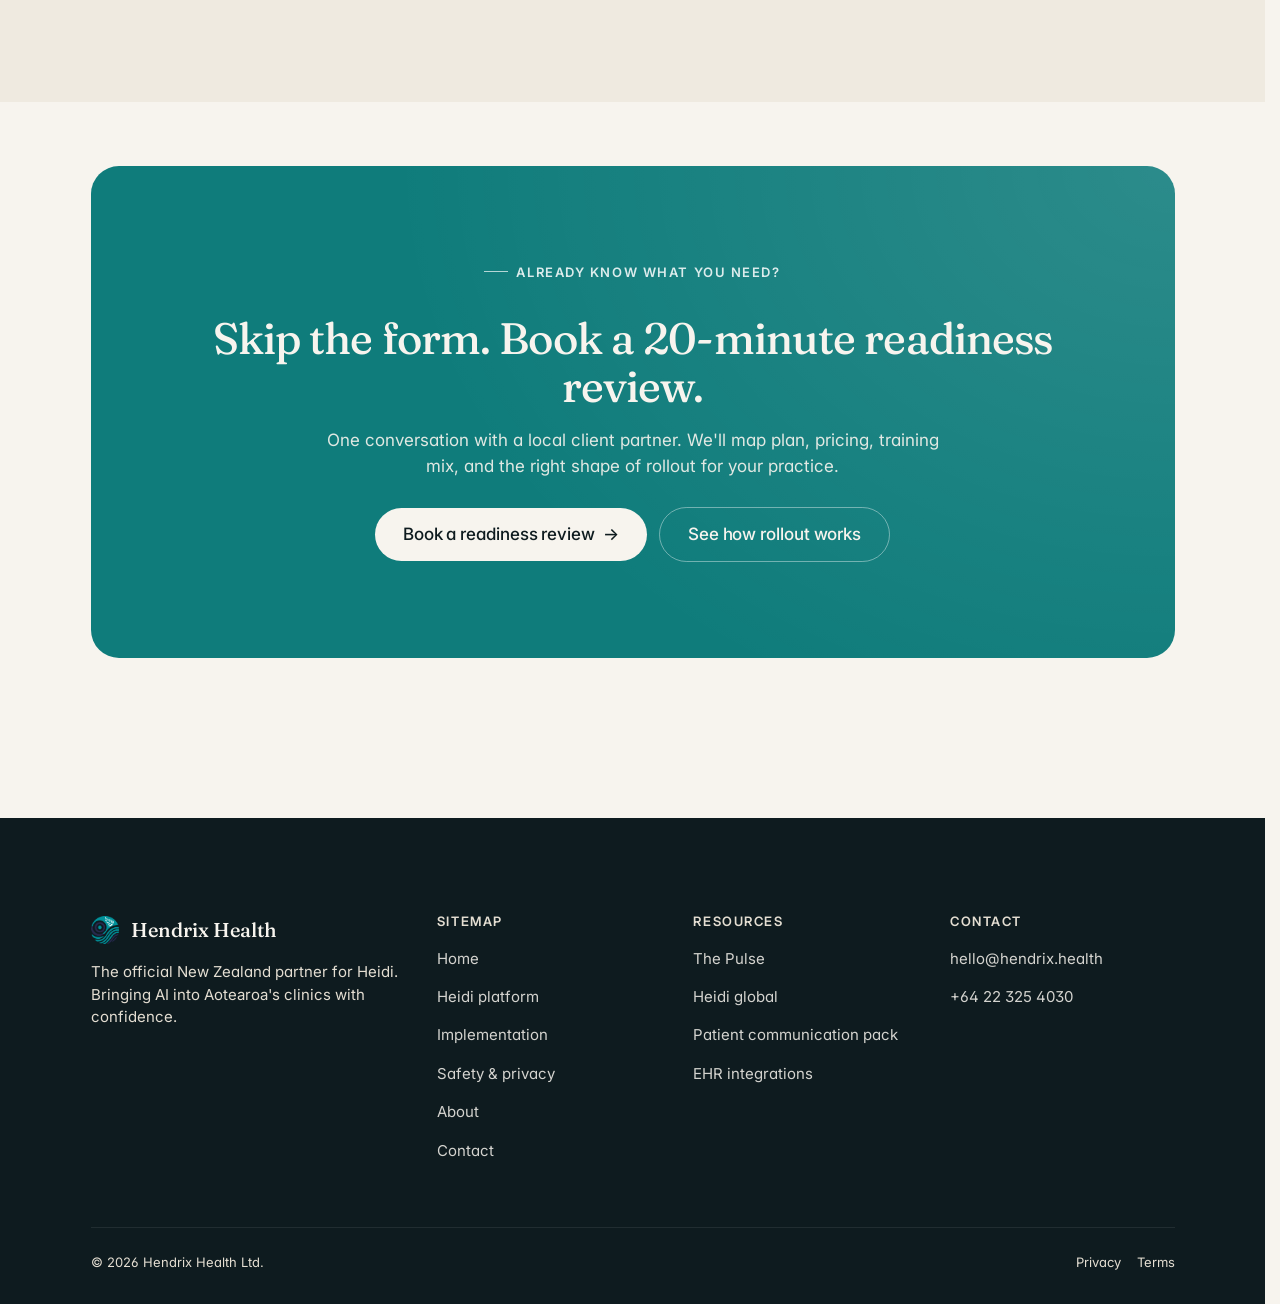
<file: contact.html>
<!doctype html>
<html lang="en-NZ">
<head>
  <meta charset="utf-8">
  <meta name="viewport" content="width=device-width, initial-scale=1, viewport-fit=cover">
  <title>Contact — Talk to Hendrix Health | NZ partner for Heidi</title>
  <meta name="description" content="Tell us about your practice or service. We reply within one working day. Or self-route by region to one of our three NZ field client partners.">
  <meta name="theme-color" content="#0F7C7B">

  <meta property="og:type" content="website">
  <meta property="og:title" content="Contact Hendrix Health">
  <meta property="og:description" content="Talk to the team about bringing Heidi into your practice.">
  <meta property="og:url" content="https://hendrix.health/contact">
  <meta property="og:image" content="assets/img/og/og-contact.png">

  <link rel="icon" href="assets/img/logo-hendrix.png" type="image/png">

  <script>
    try {
      if (sessionStorage.getItem('hh_seen') === '1') {
        document.documentElement.classList.add('reveals-off');
      }
      sessionStorage.setItem('hh_seen', '1');
    } catch (e) {}
  </script>

  <link rel="preconnect" href="https://fonts.googleapis.com">
  <link rel="preconnect" href="https://fonts.gstatic.com" crossorigin>
  <link rel="stylesheet" href="https://fonts.googleapis.com/css2?family=Fraunces:opsz,wght,SOFT@9..144,300..600,30..100&family=Inter:wght@400;500;600;700&family=JetBrains+Mono:wght@500&display=swap">

  <link rel="stylesheet" href="assets/css/site.css">
  <script defer src="assets/js/nav.js"></script>
  <script defer src="assets/js/form.js"></script>
  <script defer src="assets/js/reveal.js"></script>
</head>
<body>
  <a href="#main" class="skip-link">Skip to content</a>

  <header class="site-header">
    <div class="container site-header__inner">
      <a href="index.html" class="site-header__brand" aria-label="Hendrix Health home">
        <span class="site-header__brand-mark"><img src="assets/img/logo-hendrix.png" alt="" width="30" height="30"></span>
        <span>Hendrix&nbsp;Health</span>
      </a>
      <nav class="site-header__nav" aria-label="Primary">
        <a href="index.html">Home</a>
        <a href="heidi.html">Heidi platform</a>
        <a href="implementation.html">Implementation</a>
        <a href="safety.html">Safety &amp; privacy</a>
        <a href="about.html">About</a>
        <a href="contact.html" aria-current="page">Contact</a>
      </nav>
      <a href="#form" class="btn btn--primary site-header__cta">Book a Heidi demo <span class="arrow">→</span></a>
      <button class="site-header__toggle" type="button" aria-expanded="false" aria-controls="mobile-sheet" aria-label="Open menu">
        <svg width="20" height="20" viewBox="0 0 24 24" fill="none" stroke="currentColor" stroke-width="2" stroke-linecap="round"><path d="M3 6h18M3 12h18M3 18h18"/></svg>
      </button>
    </div>
  </header>

  <div class="mobile-sheet" id="mobile-sheet" role="dialog" aria-label="Mobile navigation">
    <a href="index.html">Home</a>
    <a href="heidi.html">Heidi platform</a>
    <a href="implementation.html">Implementation</a>
    <a href="safety.html">Safety &amp; privacy</a>
    <a href="about.html">About</a>
    <a href="contact.html">Contact</a>
    <a href="https://pulse.hendrix.health/" rel="noopener">The Pulse ↗</a>
    <a href="#form" class="btn btn--primary btn--lg">Book a Heidi demo</a>
  </div>

  <main id="main">

    <!-- ─── Page hero ────────────────────────────────────────────── -->
    <section class="page-hero">
      <div class="container">
        <span class="eyebrow">Contact</span>
        <h1>Talk to Hendrix.</h1>
        <p class="page-hero__subtitle">
          Tell us about your practice, hospital, or service. We reply within one working
          day, from a local client partner who can take it
          forward from there.
        </p>
      </div>
    </section>

    <!-- ─── What happens next ───────────────────────────────────── -->
    <section class="section section--tight">
      <div class="container container--narrow">
        <div class="section-head">
          <span class="eyebrow">What happens next</span>
          <h2>No high-pressure sales call.</h2>
          <p>One short conversation, a clear written recommendation, and a decision you can take back to your team.</p>
        </div>

        <ol class="steps" data-reveal>
          <li class="steps__item">
            <div>
              <div class="steps__title">We reply within one working day.</div>
              <p class="steps__body">From your local client partner — usually faster.</p>
            </div>
          </li>
          <li class="steps__item">
            <div>
              <div class="steps__title">A 20-minute readiness conversation.</div>
              <p class="steps__body">We ask about your team, systems, consult types, and what success would look like for you.</p>
            </div>
          </li>
          <li class="steps__item">
            <div>
              <div class="steps__title">A short demo, if helpful.</div>
              <p class="steps__body">Heidi running on a real consult, in your specialty. Q&amp;A with the people who'd actually use it.</p>
            </div>
          </li>
          <li class="steps__item">
            <div>
              <div class="steps__title">A written rollout recommendation.</div>
              <p class="steps__body">Plan, training mix, timeline, patient-comms pack, pricing pathway. Yours to review without us in the room.</p>
            </div>
          </li>
        </ol>
      </div>
    </section>

    <!-- ─── Form + contact methods ──────────────────────────────── -->
    <section class="section" id="form">
      <div class="container">
        <div class="contact-grid">

          <!-- Form: posts JSON to data-endpoint, falls back to mailto if no
               endpoint is configured (or the request fails). Wire the
               endpoint to your n8n / HubSpot / CRM webhook in one place. -->
          <form class="form"
                data-contact-form
                data-endpoint=""
                data-mailto="hello@hendrix.health"
                novalidate>

            <div class="form__row">
              <div class="form__field" data-validate="required">
                <label class="form__label" for="name">Your name <span class="req" aria-hidden="true">*</span></label>
                <input class="form__input" id="name" name="name" type="text" autocomplete="name" required aria-required="true" aria-describedby="name-err">
                <div class="form__error" id="name-err">Please tell us your name.</div>
              </div>
              <div class="form__field" data-validate="required">
                <label class="form__label" for="role">Your role <span class="req" aria-hidden="true">*</span></label>
                <input class="form__input" id="role" name="role" type="text" placeholder="GP, Practice Manager, CIO…" required aria-required="true" aria-describedby="role-err">
                <div class="form__error" id="role-err">Please tell us your role.</div>
              </div>
            </div>

            <div class="form__row">
              <div class="form__field" data-validate="required">
                <label class="form__label" for="organisation">Organisation <span class="req" aria-hidden="true">*</span></label>
                <input class="form__input" id="organisation" name="organisation" type="text" autocomplete="organization" required aria-required="true" aria-describedby="org-err">
                <div class="form__error" id="org-err">Please tell us where you work.</div>
              </div>
              <div class="form__field" data-validate="required">
                <label class="form__label" for="sector">Sector <span class="req" aria-hidden="true">*</span></label>
                <select class="form__select" id="sector" name="sector" required aria-required="true" aria-describedby="sector-err">
                  <option value="">Choose a sector…</option>
                  <option>General practice</option>
                  <option>Hospital / specialist</option>
                  <option>Allied health</option>
                  <option>Aged care</option>
                  <option>Mental health</option>
                  <option>Veterinary</option>
                  <option>Other</option>
                </select>
                <div class="form__error" id="sector-err">Please pick a sector.</div>
              </div>
            </div>

            <div class="form__row">
              <div class="form__field" data-validate="required email">
                <label class="form__label" for="email">Email <span class="req" aria-hidden="true">*</span></label>
                <input class="form__input" id="email" name="email" type="email" inputmode="email" autocomplete="email" required aria-required="true" aria-describedby="email-err">
                <div class="form__error" id="email-err">Please give us a valid email so we can reply.</div>
              </div>
              <div class="form__field">
                <label class="form__label" for="phone">Phone <span style="color: var(--ink-mute); font-weight: 400; font-size: var(--fs-xs);">(optional)</span></label>
                <input class="form__input" id="phone" name="phone" type="tel" inputmode="tel" autocomplete="tel">
              </div>
            </div>

            <div class="form__field">
              <label class="form__label">What are you interested in? <span style="color: var(--ink-mute); font-weight: 400; font-size: var(--fs-xs);">(pick any)</span></label>
              <div class="form__chips" role="group" aria-label="Areas of interest">
                <label><input type="checkbox" name="interest" value="Small pilot" data-intent="pilot"> Start with a small pilot</label>
                <label><input type="checkbox" name="interest" value="Heidi demo" data-intent="demo"> Heidi demo</label>
                <label><input type="checkbox" name="interest" value="Pricing & plans" data-intent="pricing"> Pricing &amp; plans</label>
                <label><input type="checkbox" name="interest" value="Training & rollout" data-intent="training"> Training &amp; rollout</label>
                <label><input type="checkbox" name="interest" value="Privacy & consent" data-intent="privacy"> Privacy &amp; consent</label>
                <label><input type="checkbox" name="interest" value="Existing Heidi user — support" data-intent="existing"> I already use Heidi</label>
                <label><input type="checkbox" name="interest" value="Hospital / enterprise deployment" data-intent="enterprise"> Hospital / enterprise</label>
                <label><input type="checkbox" name="interest" value="Patient communication pack" data-intent="patient"> Patient pack</label>
                <label><input type="checkbox" name="interest" value="Other" data-intent="other"> Other</label>
              </div>
            </div>

            <div class="form__field" data-validate="required">
              <label class="form__label" for="message">A few lines about your team <span class="req" aria-hidden="true">*</span></label>
              <textarea class="form__textarea" id="message" name="message" rows="5" placeholder="Team size, PMS/EHR, what you're hoping to do, any timeline pressure." required aria-required="true" aria-describedby="msg-err"></textarea>
              <div class="form__error" id="msg-err">A short note helps us route you to the right person.</div>
            </div>

            <div class="form__success" role="status">
              <strong>Thanks &mdash; your message is in.</strong><br>
              We'll come back to you within one working day from a local client partner. If you don't hear from us, drop a line directly to <a href="mailto:hello@hendrix.health" style="color: var(--accent-deep); font-weight: 600;">hello@hendrix.health</a>.
            </div>

            <div class="form__server-error" role="alert" hidden></div>

            <div class="cluster">
              <button type="submit" class="btn btn--primary btn--lg">Send to Hendrix <span class="arrow">→</span></button>
              <a href="mailto:hello@hendrix.health" class="linkout">or email us directly</a>
            </div>

            <p class="form__note">
              We aim to come back to you within one working day. Your details are sent to our team
              and are never shared with third parties. See the <a href="safety.html">privacy approach</a>.
            </p>
          </form>

          <!-- Right column -->
          <aside class="stack-lg" aria-label="Contact details">
            <div class="contact-method">
              <h3>General enquiries</h3>
              <div class="contact-method__line"><a href="mailto:hello@hendrix.health">hello@hendrix.health</a></div>
              <p>Sales, partnerships, training, and anything else.</p>
            </div>
            <div class="contact-method">
              <h3>Founders</h3>
              <div class="contact-method__line"><a href="mailto:florian@hendrix.health">florian@hendrix.health</a></div>
              <p>Florian Stroehle, Co-founder &amp; CEO.</p>
              <div class="contact-method__line"><a href="mailto:kalolo@hendrix.health">kalolo@hendrix.health</a></div>
              <p>Kalolo Haufano, Co-founder &amp; COO.</p>
            </div>
            <div class="contact-method">
              <h3>The Pulse</h3>
              <div class="contact-method__line"><a href="https://pulse.hendrix.health/" rel="noopener">pulse.hendrix.health</a></div>
              <p>Our weekly newsletter on AI in NZ healthcare.</p>
            </div>

            <div class="territories">
              <h3>Where we work</h3>
              <ul>
                <li><b>Upper North Island</b><span>Auckland → Bay of Plenty</span></li>
                <li><b>Lower North Island</b><span>Wellington → Hawke's Bay</span></li>
                <li><b>South Island</b><span>Nelson → Invercargill</span></li>
                <li><b>National</b><span>Vets &amp; Allied Health</span></li>
              </ul>
            </div>
          </aside>

        </div>
      </div>
    </section>

    <!-- ─── Field client partners ────────────────────────────────── -->
    <section class="section section--alt">
      <div class="container">
        <div class="section-head">
          <span class="eyebrow">Self-route by region</span>
          <h2>Or talk to a client partner directly.</h2>
          <p>Our three field client partners cover the country by territory and vertical. Reach out to whichever fits your practice.</p>
        </div>

        <div class="grid grid--3" data-reveal>
          <article class="product-card">
            <div class="team-card__tile" aria-hidden="true" style="aspect-ratio: 1/1; max-width: 88px; border-radius: var(--r-md);">
              <span class="team-card__initials" style="font-size: 1.6rem;">CK</span>
            </div>
            <h3 class="product-card__name" style="margin-top: var(--s-4);">Carmela Kendrick-Jones</h3>
            <p class="product-card__desc">
              <strong>Upper North Island</strong> &mdash; GPs, specialists, dentists. Auckland, Waikato, Bay of Plenty, Northland.
            </p>
            <a href="mailto:carmela@hendrix.health" class="linkout">Email Carmela</a>
          </article>

          <article class="product-card">
            <div class="team-card__tile" aria-hidden="true" style="aspect-ratio: 1/1; max-width: 88px; border-radius: var(--r-md);">
              <span class="team-card__initials" style="font-size: 1.6rem;">SM</span>
            </div>
            <h3 class="product-card__name" style="margin-top: var(--s-4);">Sarah Manig</h3>
            <p class="product-card__desc">
              <strong>National</strong> &mdash; vets and allied health. Physio, OT, audiology, psychology, veterinary practices nationwide.
            </p>
            <a href="mailto:sarah@hendrix.health" class="linkout">Email Sarah</a>
          </article>

          <article class="product-card">
            <div class="team-card__tile" aria-hidden="true" style="aspect-ratio: 1/1; max-width: 88px; border-radius: var(--r-md);">
              <span class="team-card__initials" style="font-size: 1.6rem;">SF</span>
            </div>
            <h3 class="product-card__name" style="margin-top: var(--s-4);">Shay Franklin</h3>
            <p class="product-card__desc">
              <strong>Lower NI &amp; South Island</strong> &mdash; aged care and audiology. Wellington, Hawke's Bay, Christchurch, and the South Island.
            </p>
            <a href="mailto:shay@hendrix.health" class="linkout">Email Shay</a>
          </article>
        </div>
      </div>
    </section>

    <!-- ─── CTA banner ───────────────────────────────────────────── -->
    <section class="section section--tight">
      <div class="container">
        <div class="cta-band">
          <span class="eyebrow" style="color: rgba(255,255,255,.85);">Already know what you need?</span>
          <h2>Skip the form. Book a 20-minute readiness review.</h2>
          <p>One conversation with a local client partner. We'll map plan, pricing, training mix, and the right shape of rollout for your practice.</p>
          <div class="cluster" style="justify-content: center; margin-top: var(--s-3);">
            <a href="mailto:hello@hendrix.health?subject=Heidi%20readiness%20review" class="btn btn--inverse btn--lg">Book a readiness review <span class="arrow">→</span></a>
            <a href="implementation.html" class="btn btn--ghost btn--lg" style="border-color: rgba(255,255,255,.4); color: var(--paper);">See how rollout works</a>
          </div>
        </div>
      </div>
    </section>

  </main>

  <footer class="site-footer">
    <div class="container">
      <div class="site-footer__grid">
        <div class="site-footer__brand">
          <div class="site-footer__brand-line">
            <img src="assets/img/logo-hendrix.png" alt="" width="28" height="28">
            <span>Hendrix Health</span>
          </div>
          <p class="site-footer__tagline">The official New Zealand partner for Heidi. Bringing AI into <span lang="mi">Aotearoa</span>'s clinics with confidence.</p>
        </div>
        <div class="site-footer__col">
          <h4>Sitemap</h4>
          <ul>
            <li><a href="index.html">Home</a></li>
            <li><a href="heidi.html">Heidi platform</a></li>
            <li><a href="implementation.html">Implementation</a></li>
            <li><a href="safety.html">Safety &amp; privacy</a></li>
            <li><a href="about.html">About</a></li>
            <li><a href="contact.html">Contact</a></li>
          </ul>
        </div>
        <div class="site-footer__col">
          <h4>Resources</h4>
          <ul>
            <li><a href="https://pulse.hendrix.health/" rel="noopener">The Pulse</a></li>
            <li><a href="https://www.heidihealth.com" rel="noopener">Heidi global</a></li>
            <li><a href="safety.html#patient-comms">Patient communication pack</a></li>
            <li><a href="heidi.html#integrations">EHR integrations</a></li>
          </ul>
        </div>
        <div class="site-footer__col">
          <h4>Contact</h4>
          <ul>
            <li><a href="mailto:hello@hendrix.health">hello@hendrix.health</a></li>
            <li><a href="tel:+64223254030">+64 22 325 4030</a></li>
          </ul>
        </div>
      </div>
      <div class="site-footer__legal">
        <span>© 2026 Hendrix Health Ltd.</span>
        <span><a href="privacy.html">Privacy</a><a href="terms.html">Terms</a></span>
      </div>
    </div>
  </footer>

</body>
</html>
</file>
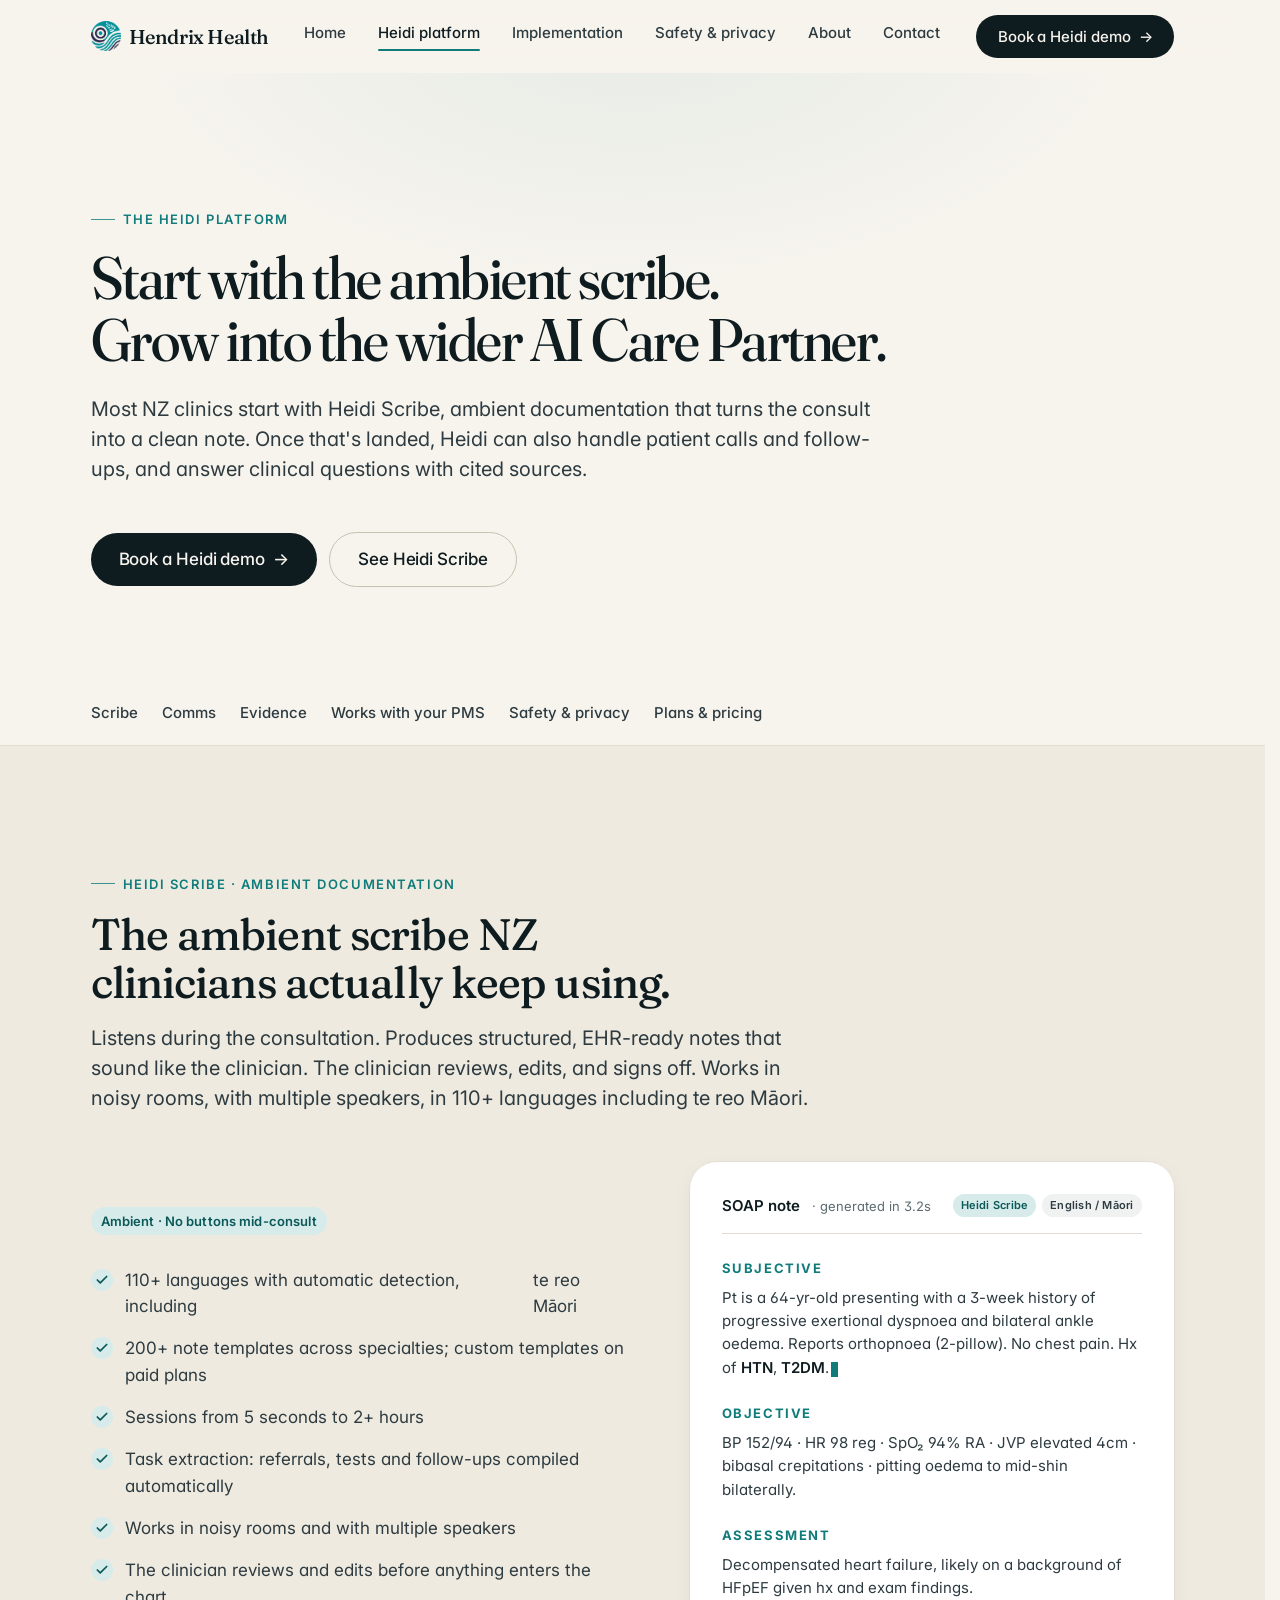
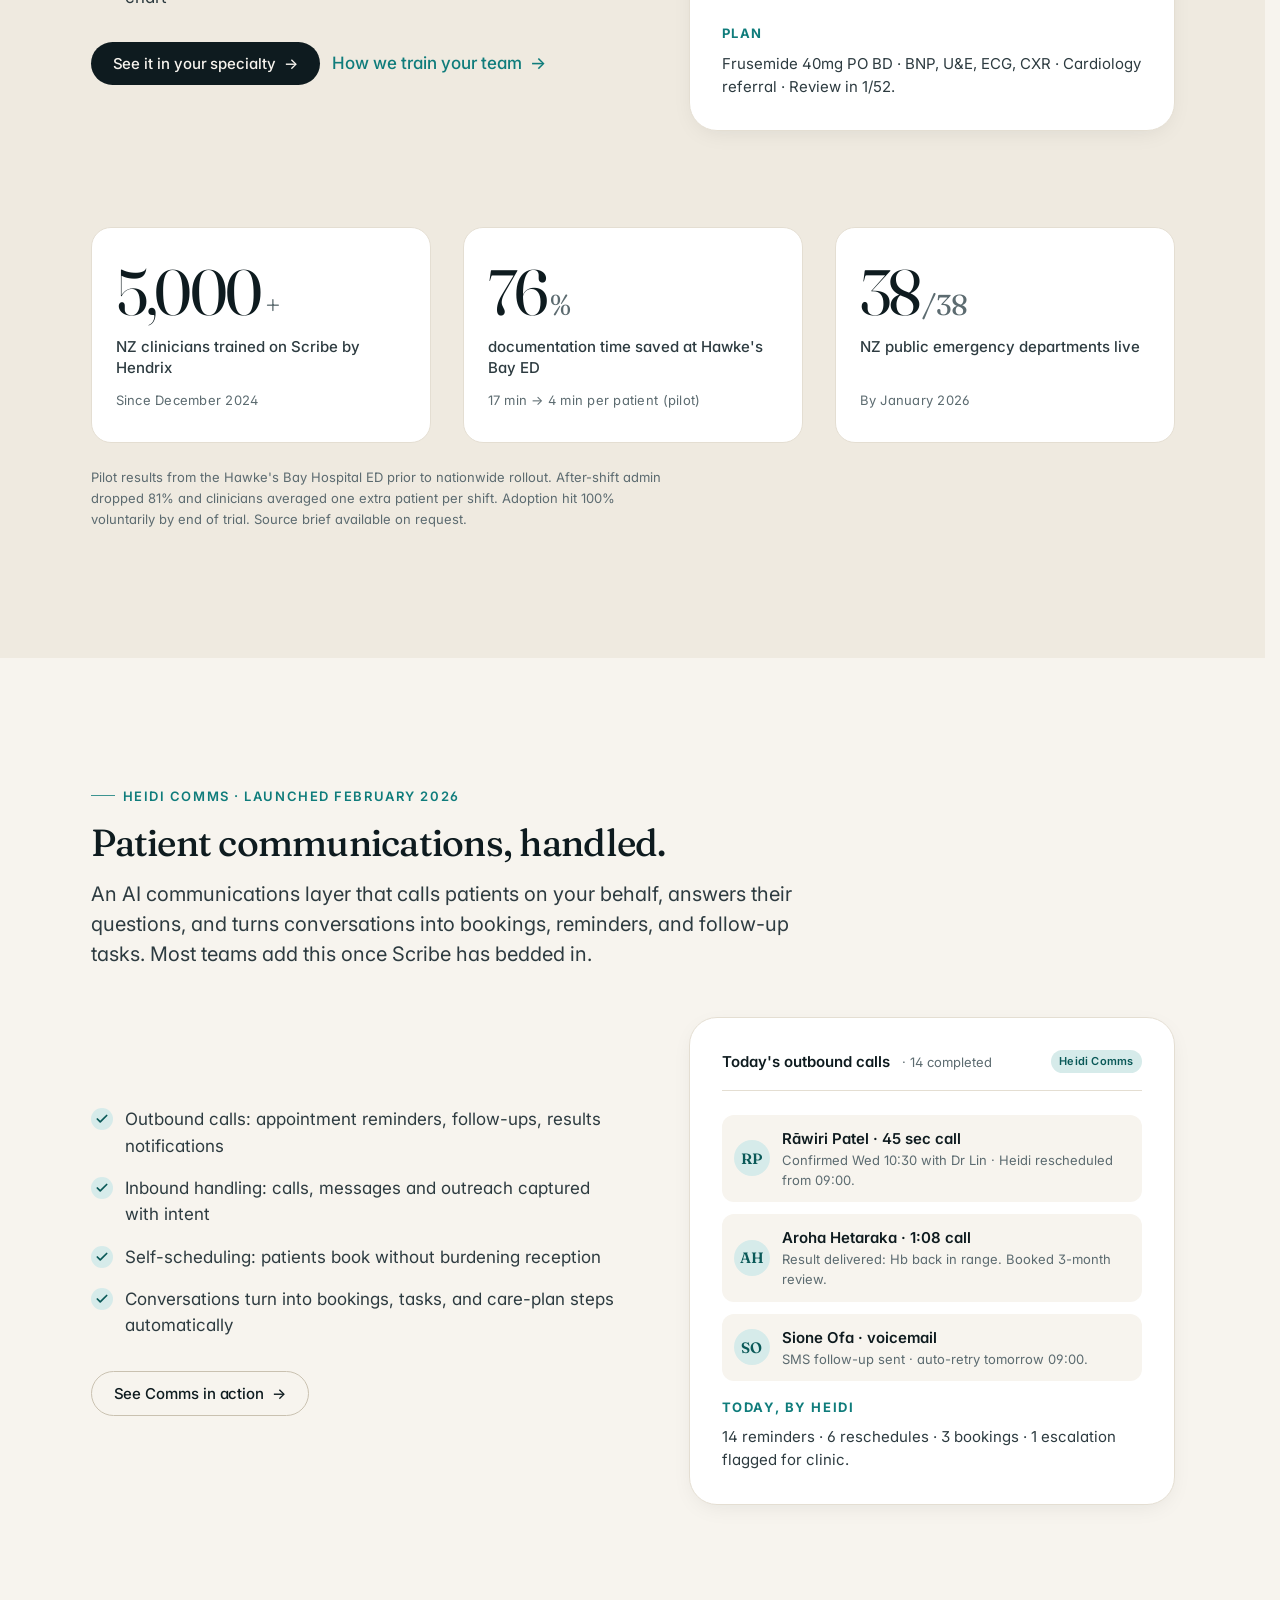
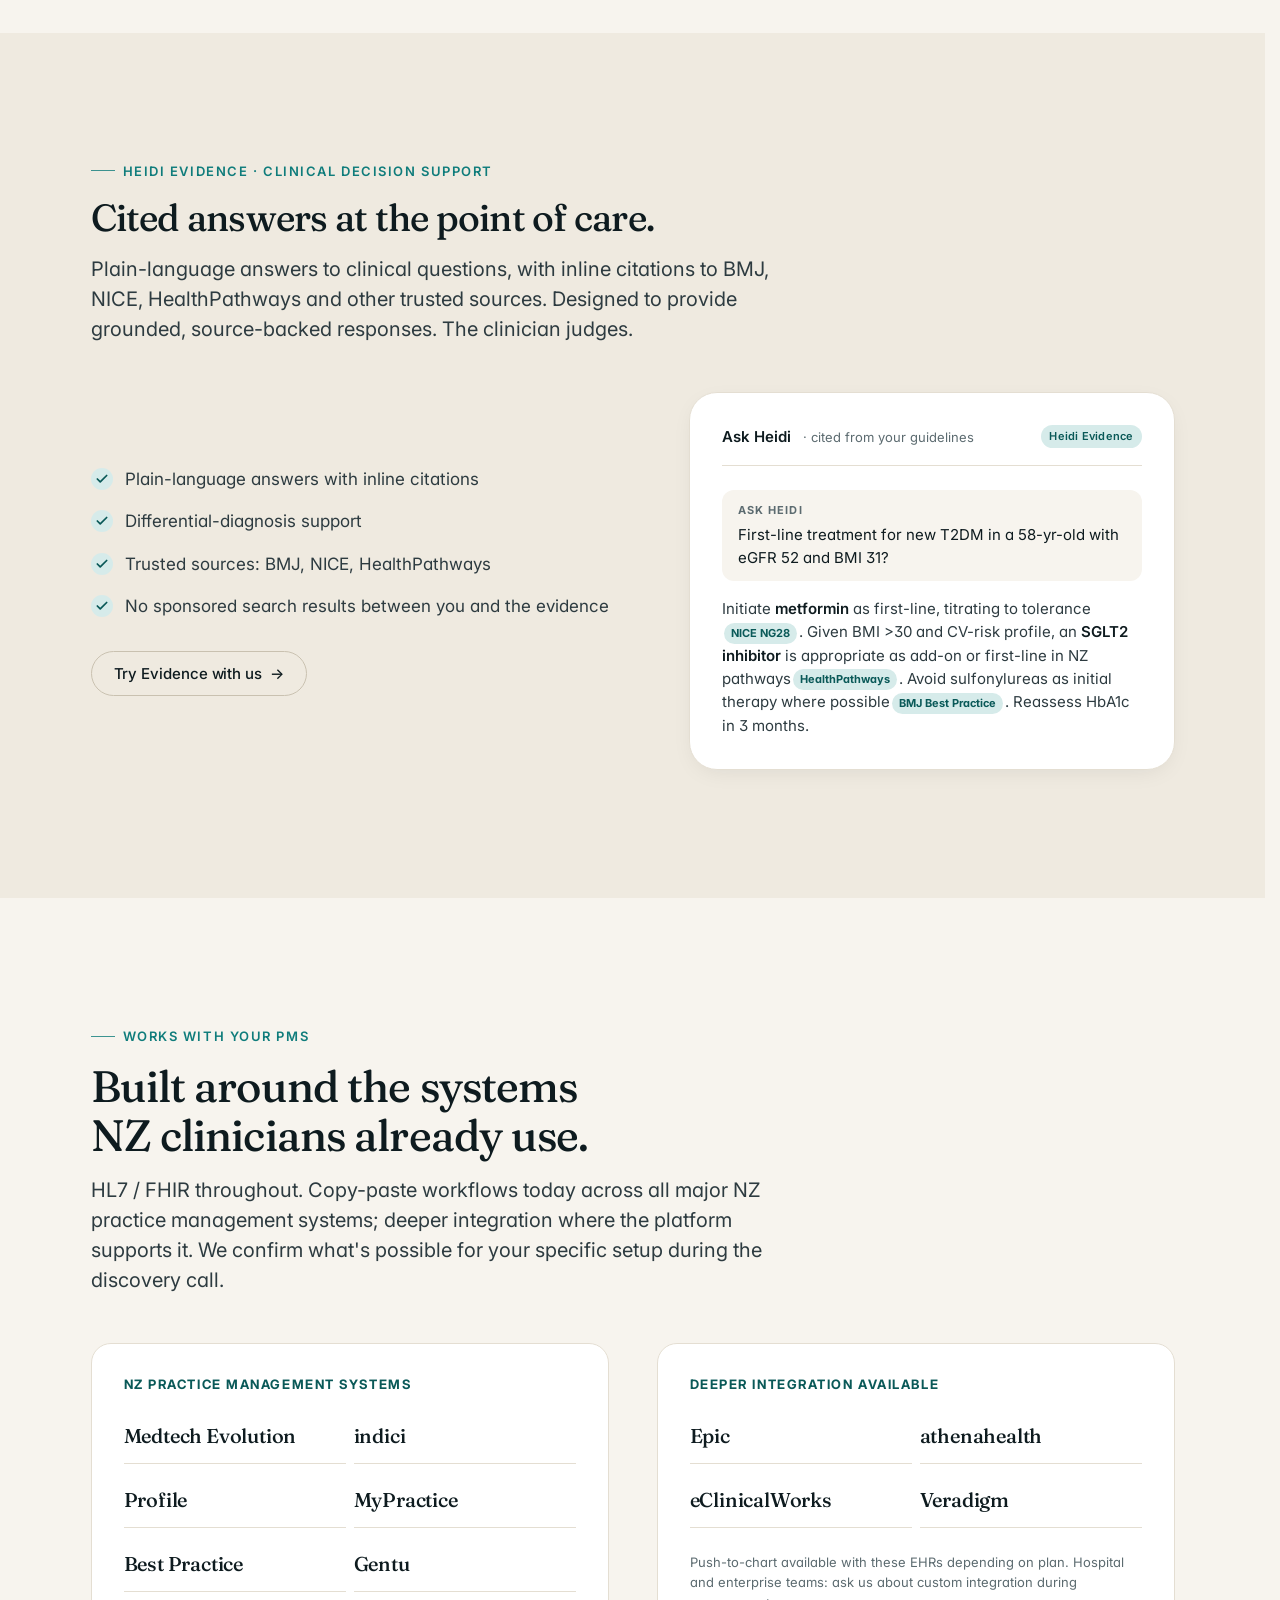
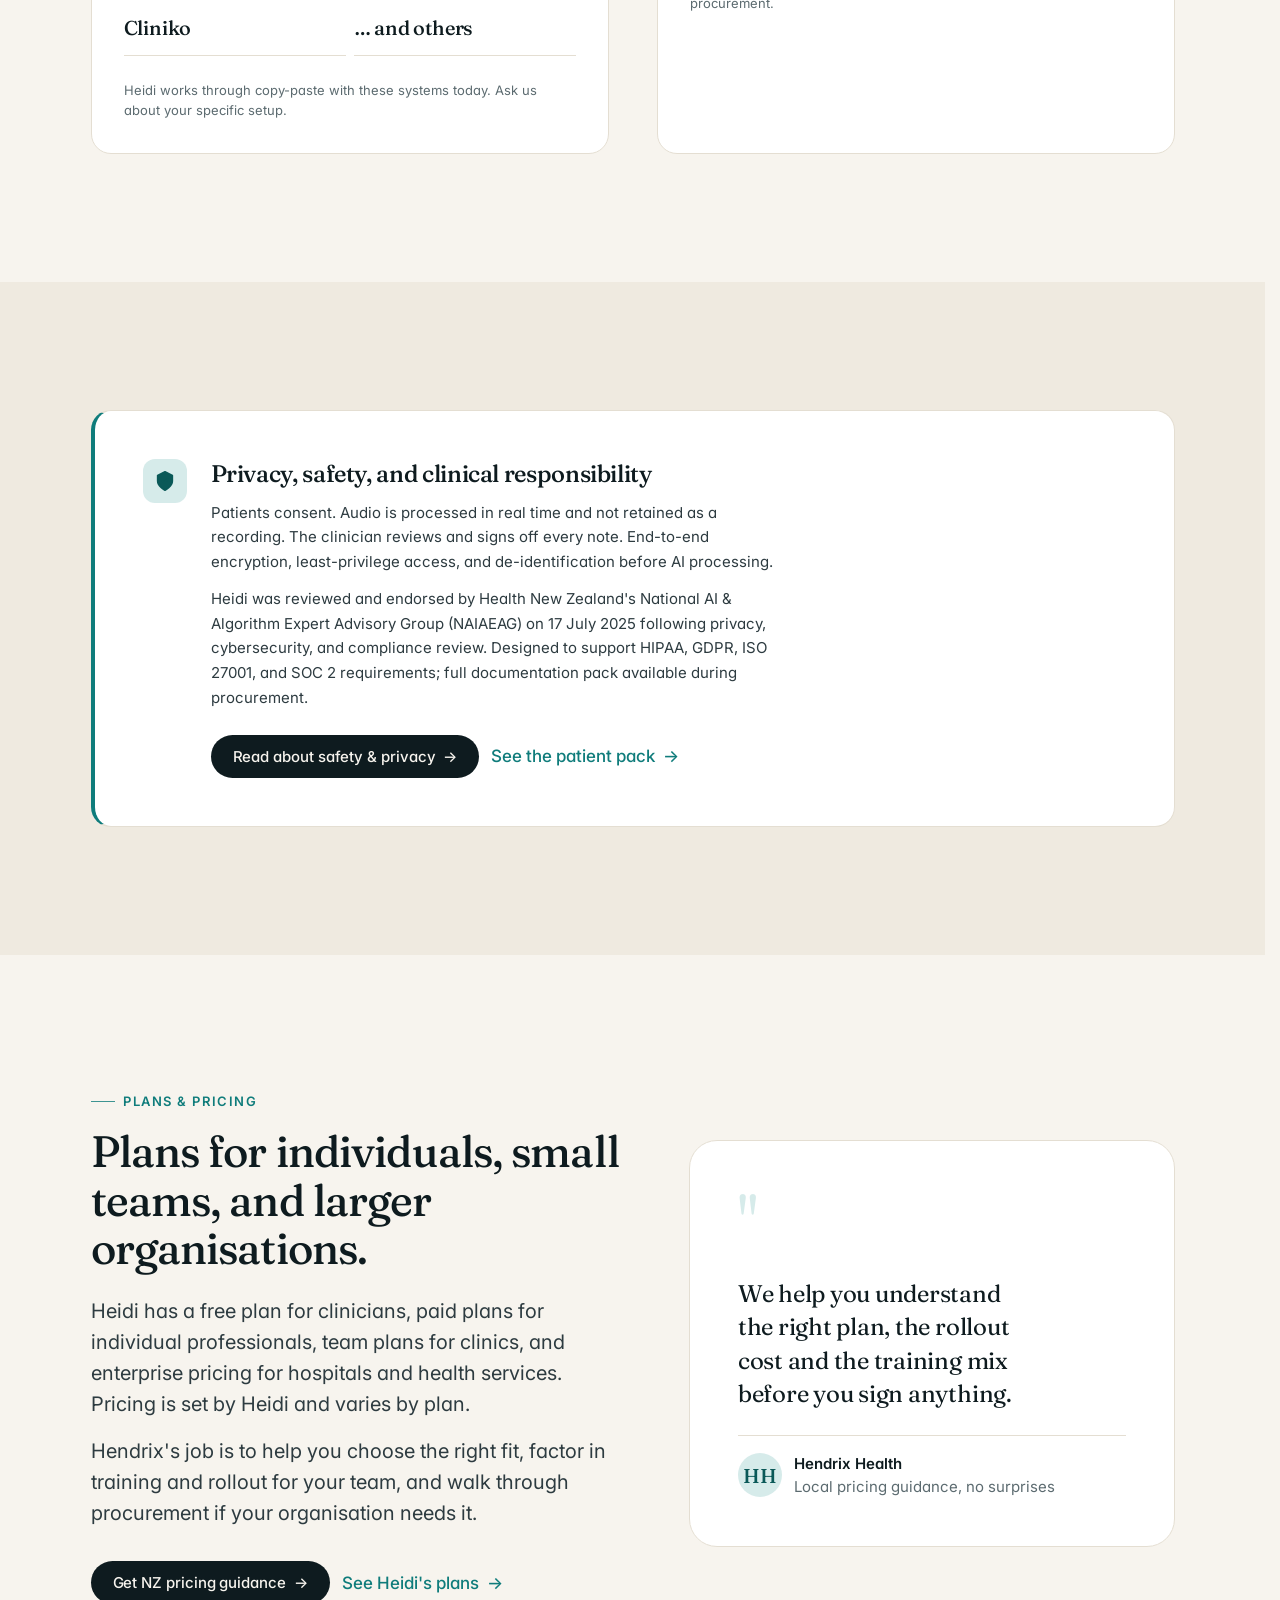
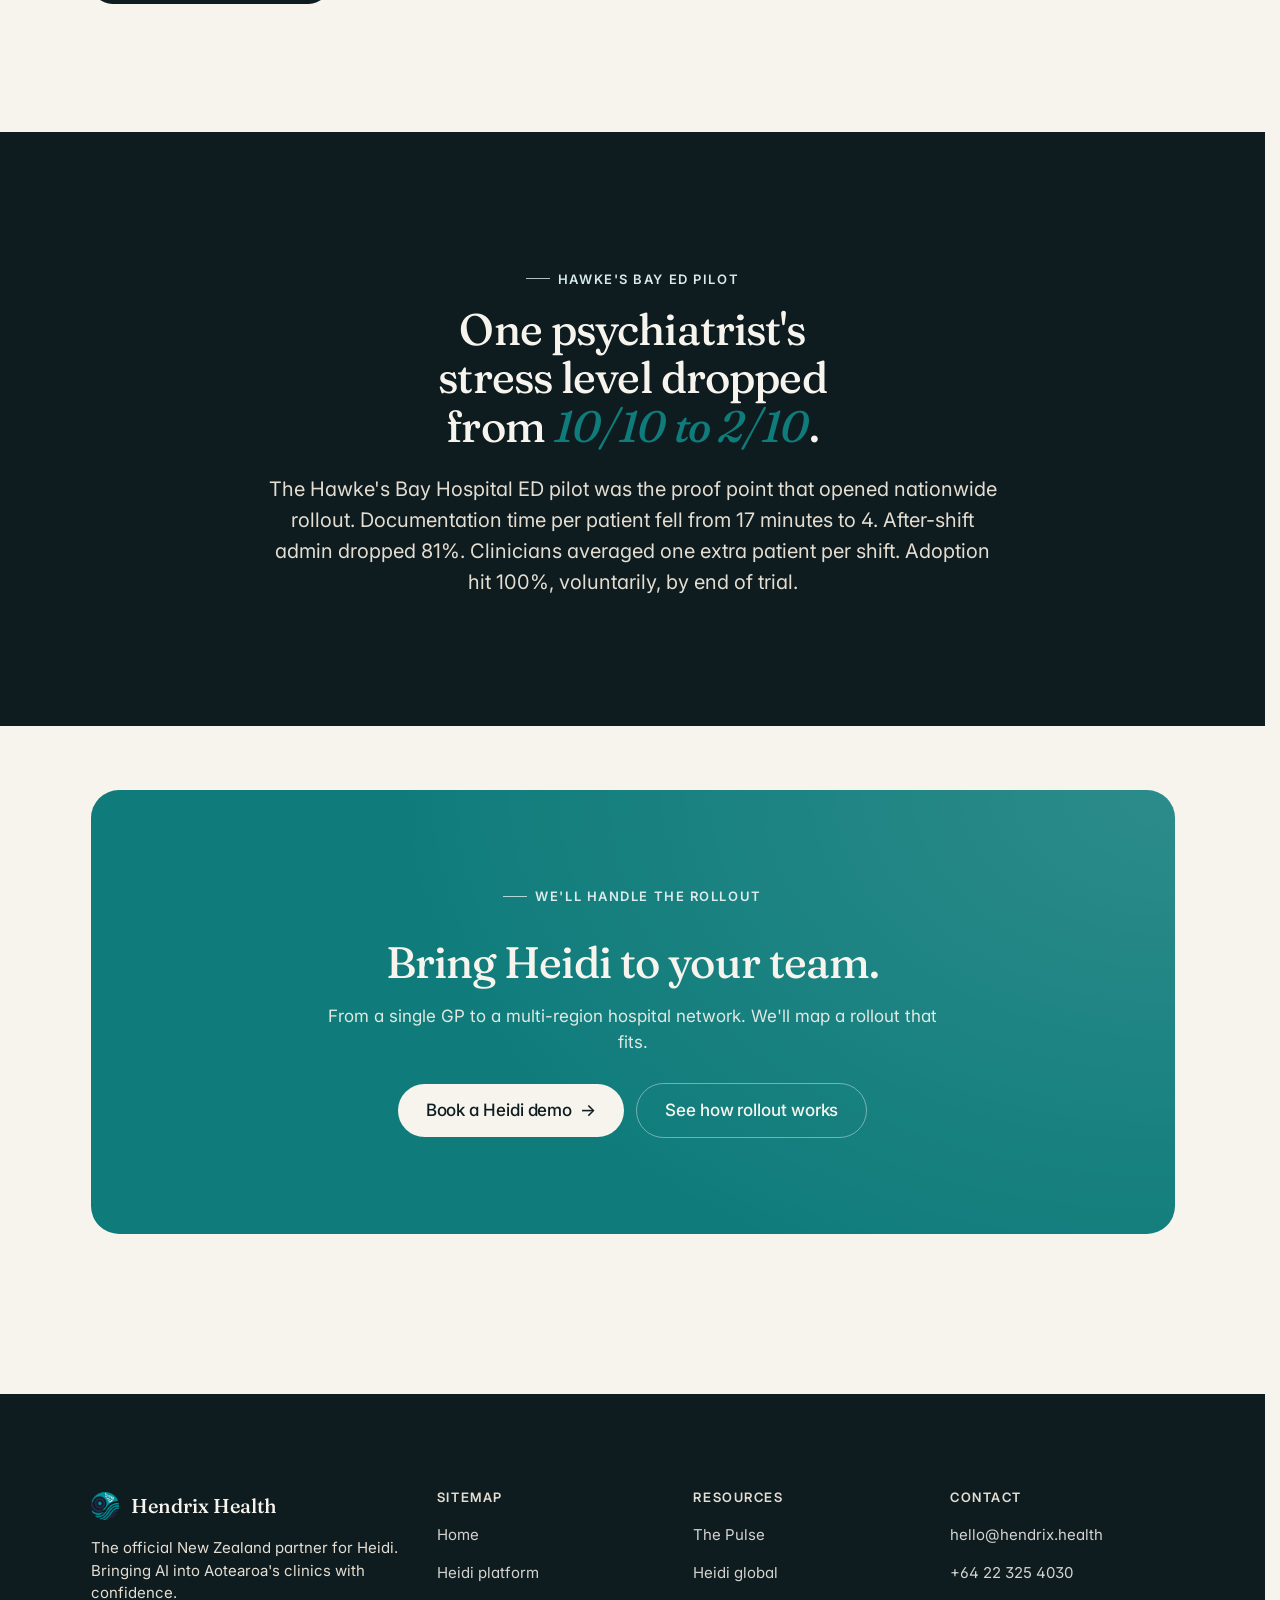
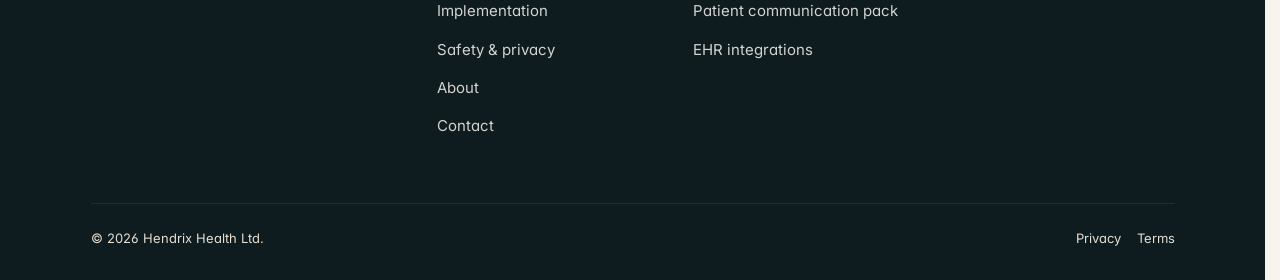
<file: heidi.html>
<!doctype html>
<html lang="en-NZ">
<head>
  <meta charset="utf-8">
  <meta name="viewport" content="width=device-width, initial-scale=1, viewport-fit=cover">
  <title>The Heidi platform — Ambient scribe and AI Care Partner | Hendrix Health</title>
  <meta name="description" content="Heidi is an AI Care Partner: ambient documentation (Scribe), patient communications (Comms), and citation-backed clinical answers (Evidence). Implemented across NZ by Hendrix Health.">
  <meta name="theme-color" content="#0F7C7B">

  <meta property="og:type" content="website">
  <meta property="og:title" content="The Heidi platform — ambient scribe and AI Care Partner">
  <meta property="og:description" content="One AI Care Partner. Three products. Implemented for Aotearoa by Hendrix Health.">
  <meta property="og:url" content="https://hendrix.health/heidi">
  <meta property="og:image" content="assets/img/og/og-heidi.png">

  <link rel="icon" href="assets/img/logo-hendrix.png" type="image/png">

  <script>
    try {
      if (sessionStorage.getItem('hh_seen') === '1') {
        document.documentElement.classList.add('reveals-off');
      }
      sessionStorage.setItem('hh_seen', '1');
    } catch (e) {}
  </script>

  <link rel="preconnect" href="https://fonts.googleapis.com">
  <link rel="preconnect" href="https://fonts.gstatic.com" crossorigin>
  <link rel="stylesheet" href="https://fonts.googleapis.com/css2?family=Fraunces:opsz,wght,SOFT@9..144,300..600,30..100&family=Inter:wght@400;500;600;700&family=JetBrains+Mono:wght@500&display=swap">

  <link rel="stylesheet" href="assets/css/site.css">
  <script defer src="assets/js/nav.js"></script>
  <script defer src="assets/js/tabs.js"></script>
  <script defer src="assets/js/reveal.js"></script>
</head>
<body>
  <a href="#main" class="skip-link">Skip to content</a>

  <header class="site-header">
    <div class="container site-header__inner">
      <a href="index.html" class="site-header__brand" aria-label="Hendrix Health home">
        <span class="site-header__brand-mark"><img src="assets/img/logo-hendrix.png" alt="" width="30" height="30"></span>
        <span>Hendrix&nbsp;Health</span>
      </a>
      <nav class="site-header__nav" aria-label="Primary">
        <a href="index.html">Home</a>
        <a href="heidi.html" aria-current="page">Heidi platform</a>
        <a href="implementation.html">Implementation</a>
        <a href="safety.html">Safety &amp; privacy</a>
        <a href="about.html">About</a>
        <a href="contact.html">Contact</a>
      </nav>
      <a href="contact.html" class="btn btn--primary site-header__cta">Book a Heidi demo <span class="arrow">→</span></a>
      <button class="site-header__toggle" type="button" aria-expanded="false" aria-controls="mobile-sheet" aria-label="Open menu">
        <svg width="20" height="20" viewBox="0 0 24 24" fill="none" stroke="currentColor" stroke-width="2" stroke-linecap="round"><path d="M3 6h18M3 12h18M3 18h18"/></svg>
      </button>
    </div>
  </header>

  <div class="mobile-sheet" id="mobile-sheet" role="dialog" aria-label="Mobile navigation">
    <a href="index.html">Home</a>
    <a href="heidi.html">Heidi platform</a>
    <a href="implementation.html">Implementation</a>
    <a href="safety.html">Safety &amp; privacy</a>
    <a href="about.html">About</a>
    <a href="contact.html">Contact</a>
    <a href="https://pulse.hendrix.health/" rel="noopener">The Pulse ↗</a>
    <a href="contact.html" class="btn btn--primary btn--lg">Book a Heidi demo</a>
  </div>

  <main id="main">

    <!-- ─── Page hero ────────────────────────────────────────────── -->
    <section class="page-hero">
      <div class="container">
        <span class="eyebrow">The Heidi platform</span>
        <h1>Start with the ambient scribe.<br>Grow into the wider AI Care Partner.</h1>
        <p class="page-hero__subtitle">
          Most NZ clinics start with Heidi Scribe, ambient documentation that turns the consult into a clean note. Once that's landed, Heidi can also handle patient calls and follow-ups, and answer clinical questions with cited sources.
        </p>
        <div class="cluster" style="margin-top: var(--s-7);">
          <a href="contact.html" class="btn btn--primary btn--lg">Book a Heidi demo <span class="arrow">→</span></a>
          <a href="#scribe" class="btn btn--ghost btn--lg">See Heidi Scribe</a>
        </div>
      </div>
    </section>

    <!-- ─── Sub-nav ──────────────────────────────────────────────── -->
    <div class="subnav">
      <div class="container">
        <nav class="subnav__inner" aria-label="On this page">
          <a href="#scribe">Scribe</a>
          <a href="#comms">Comms</a>
          <a href="#evidence">Evidence</a>
          <a href="#integrations">Works with your PMS</a>
          <a href="#safety">Safety &amp; privacy</a>
          <a href="#pricing">Plans &amp; pricing</a>
        </nav>
      </div>
    </div>

    <!-- ─── HEIDI SCRIBE — the dominant product ──────────────────── -->
    <section class="section section--alt" id="scribe">
      <div class="container">
        <div class="section-head">
          <span class="eyebrow">Heidi Scribe · ambient documentation</span>
          <h2>The ambient scribe NZ clinicians actually keep using.</h2>
          <p>Listens during the consultation. Produces structured, EHR-ready notes that sound like the clinician. The clinician reviews, edits, and signs off. Works in noisy rooms, with multiple speakers, in 110+ languages including <span lang="mi">te reo Māori</span>.</p>
        </div>

        <div class="split">
          <div data-reveal>
            <span class="badge">Ambient · No buttons mid-consult</span>
            <ul class="feature-list" style="margin-top: var(--s-6);">
              <li>110+ languages with automatic detection, including <span lang="mi">te reo Māori</span></li>
              <li>200+ note templates across specialties; custom templates on paid plans</li>
              <li>Sessions from 5 seconds to 2+ hours</li>
              <li>Task extraction: referrals, tests and follow-ups compiled automatically</li>
              <li>Works in noisy rooms and with multiple speakers</li>
              <li>The clinician reviews and edits before anything enters the chart</li>
            </ul>
            <div class="cluster" style="margin-top: var(--s-6);">
              <a href="contact.html" class="btn btn--primary">See it in your specialty <span class="arrow">→</span></a>
              <a href="implementation.html#training" class="linkout">How we train your team</a>
            </div>
          </div>

          <div class="mock" aria-hidden="true" data-reveal data-reveal-delay="120">
            <div class="mock__header">
              <div class="mock__title">SOAP note <small>· generated in 3.2s</small></div>
              <div class="mock__chips">
                <span class="mock__chip">Heidi Scribe</span>
                <span class="mock__chip mock__chip--ink">English / <span lang="mi">Māori</span></span>
              </div>
            </div>
            <div class="mock__section">
              <div class="mock__label">Subjective</div>
              <p class="mock__text">Pt is a 64-yr-old presenting with a 3-week history of progressive exertional dyspnoea and bilateral ankle oedema. Reports orthopnoea (2-pillow). No chest pain. Hx of <strong>HTN</strong>, <strong>T2DM</strong>.<span class="mock__cursor"></span></p>
            </div>
            <div class="mock__section">
              <div class="mock__label">Objective</div>
              <p class="mock__text">BP 152/94 · HR 98 reg · SpO₂ 94% RA · JVP elevated 4cm · bibasal crepitations · pitting oedema to mid-shin bilaterally.</p>
            </div>
            <div class="mock__section">
              <div class="mock__label">Assessment</div>
              <p class="mock__text">Decompensated heart failure, likely on a background of HFpEF given hx and exam findings.</p>
            </div>
            <div class="mock__section">
              <div class="mock__label">Plan</div>
              <p class="mock__text">Frusemide 40mg PO BD · BNP, U&amp;E, ECG, CXR · Cardiology referral · Review in 1/52.</p>
            </div>
          </div>
        </div>

        <div class="grid grid--3" style="margin-top: var(--s-9);" data-reveal>
          <article class="stat-card">
            <div class="stat-card__value">5,000<span class="unit">+</span></div>
            <div class="stat-card__label">NZ clinicians trained on Scribe by Hendrix</div>
            <div class="stat-card__source">Since December 2024</div>
          </article>
          <article class="stat-card">
            <div class="stat-card__value">76<span class="unit">%</span></div>
            <div class="stat-card__label">documentation time saved at Hawke's Bay ED</div>
            <div class="stat-card__source">17 min → 4 min per patient (pilot)</div>
          </article>
          <article class="stat-card">
            <div class="stat-card__value">38<span class="unit">/38</span></div>
            <div class="stat-card__label">NZ public emergency departments live</div>
            <div class="stat-card__source">By January 2026</div>
          </article>
        </div>

        <p class="footnote">
          Pilot results from the Hawke's Bay Hospital ED prior to nationwide rollout. After-shift admin
          dropped 81% and clinicians averaged one extra patient per shift. Adoption hit 100% voluntarily by end
          of trial. Source brief available on request.
        </p>
      </div>
    </section>

    <!-- ─── HEIDI COMMS ──────────────────────────────────────────── -->
    <section class="section" id="comms">
      <div class="container">
        <div class="section-head section-head--quiet">
          <span class="eyebrow">Heidi Comms · launched February 2026</span>
          <h2>Patient communications, handled.</h2>
          <p>An AI communications layer that calls patients on your behalf, answers their questions, and turns conversations into bookings, reminders, and follow-up tasks. Most teams add this once Scribe has bedded in.</p>
        </div>

        <div class="split">
          <div data-reveal>
            <ul class="feature-list">
              <li>Outbound calls: appointment reminders, follow-ups, results notifications</li>
              <li>Inbound handling: calls, messages and outreach captured with intent</li>
              <li>Self-scheduling: patients book without burdening reception</li>
              <li>Conversations turn into bookings, tasks, and care-plan steps automatically</li>
            </ul>
            <div class="cluster" style="margin-top: var(--s-6);">
              <a href="contact.html" class="btn btn--ghost">See Comms in action <span class="arrow">→</span></a>
            </div>
          </div>

          <div class="mock" aria-hidden="true" data-reveal data-reveal-delay="120">
            <div class="mock__header">
              <div class="mock__title">Today's outbound calls <small>· 14 completed</small></div>
              <div class="mock__chips">
                <span class="mock__chip">Heidi Comms</span>
              </div>
            </div>
            <div class="mock__call">
              <span class="mock__call-avatar">RP</span>
              <div>
                <div class="mock__call-name">Rāwiri Patel · 45 sec call</div>
                <div class="mock__call-meta">Confirmed Wed 10:30 with Dr Lin · Heidi rescheduled from 09:00.</div>
              </div>
            </div>
            <div class="mock__call">
              <span class="mock__call-avatar">AH</span>
              <div>
                <div class="mock__call-name">Aroha Hetaraka · 1:08 call</div>
                <div class="mock__call-meta">Result delivered: Hb back in range. Booked 3-month review.</div>
              </div>
            </div>
            <div class="mock__call">
              <span class="mock__call-avatar">SO</span>
              <div>
                <div class="mock__call-name">Sione Ofa · voicemail</div>
                <div class="mock__call-meta">SMS follow-up sent · auto-retry tomorrow 09:00.</div>
              </div>
            </div>
            <div class="mock__section" style="margin-top: var(--s-4);">
              <div class="mock__label">Today, by Heidi</div>
              <p class="mock__text">14 reminders · 6 reschedules · 3 bookings · 1 escalation flagged for clinic.</p>
            </div>
          </div>
        </div>
      </div>
    </section>

    <!-- ─── HEIDI EVIDENCE ───────────────────────────────────────── -->
    <section class="section section--alt" id="evidence">
      <div class="container">
        <div class="section-head section-head--quiet">
          <span class="eyebrow">Heidi Evidence · clinical decision support</span>
          <h2>Cited answers at the point of care.</h2>
          <p>Plain-language answers to clinical questions, with inline citations to BMJ, NICE, HealthPathways and other trusted sources. Designed to provide grounded, source-backed responses. The clinician judges.</p>
        </div>

        <div class="split">
          <div data-reveal>
            <ul class="feature-list">
              <li>Plain-language answers with inline citations</li>
              <li>Differential-diagnosis support</li>
              <li>Trusted sources: BMJ, NICE, HealthPathways</li>
              <li>No sponsored search results between you and the evidence</li>
            </ul>
            <div class="cluster" style="margin-top: var(--s-6);">
              <a href="contact.html" class="btn btn--ghost">Try Evidence with us <span class="arrow">→</span></a>
            </div>
          </div>

          <div class="mock" aria-hidden="true" data-reveal data-reveal-delay="120">
            <div class="mock__header">
              <div class="mock__title">Ask Heidi <small>· cited from your guidelines</small></div>
              <div class="mock__chips">
                <span class="mock__chip">Heidi Evidence</span>
              </div>
            </div>
            <div class="mock__qa">
              <div class="mock__q">
                First-line treatment for new T2DM in a 58-yr-old with eGFR 52 and BMI 31?
              </div>
              <div class="mock__a">
                Initiate <strong>metformin</strong> as first-line, titrating to tolerance<span class="mock__cite">NICE NG28</span>. Given BMI &gt;30 and CV-risk profile, an <strong>SGLT2 inhibitor</strong> is appropriate as add-on or first-line in NZ pathways<span class="mock__cite">HealthPathways</span>. Avoid sulfonylureas as initial therapy where possible<span class="mock__cite">BMJ Best Practice</span>. Reassess HbA1c in 3 months.
              </div>
            </div>
          </div>
        </div>
      </div>
    </section>

    <!-- ─── EHR & integrations — NZ-first ────────────────────────── -->
    <section class="section" id="integrations">
      <div class="container">
        <div class="section-head">
          <span class="eyebrow">Works with your PMS</span>
          <h2>Built around the systems NZ clinicians already use.</h2>
          <p>HL7 / FHIR throughout. Copy-paste workflows today across all major NZ practice management systems; deeper integration where the platform supports it. We confirm what's possible for your specific setup during the discovery call.</p>
        </div>
        <div class="integrations">
          <div class="integrations__col" data-reveal>
            <h3>NZ practice management systems</h3>
            <div class="integrations__list">
              <div class="integrations__item">Medtech Evolution</div>
              <div class="integrations__item">indici</div>
              <div class="integrations__item">Profile</div>
              <div class="integrations__item">MyPractice</div>
              <div class="integrations__item">Best Practice</div>
              <div class="integrations__item">Gentu</div>
              <div class="integrations__item">Cliniko</div>
              <div class="integrations__item">… and others</div>
            </div>
            <p style="margin-top: var(--s-5); font-size: var(--fs-xs); color: var(--ink-mute); line-height: 1.55;">Heidi works through copy-paste with these systems today. Ask us about your specific setup.</p>
          </div>
          <div class="integrations__col" data-reveal data-reveal-delay="100">
            <h3>Deeper integration available</h3>
            <div class="integrations__list">
              <div class="integrations__item">Epic</div>
              <div class="integrations__item">athenahealth</div>
              <div class="integrations__item">eClinicalWorks</div>
              <div class="integrations__item">Veradigm</div>
            </div>
            <p style="margin-top: var(--s-5); font-size: var(--fs-xs); color: var(--ink-mute); line-height: 1.55;">Push-to-chart available with these EHRs depending on plan. Hospital and enterprise teams: ask us about custom integration during procurement.</p>
          </div>
        </div>
      </div>
    </section>

    <!-- ─── Safety & privacy summary (links to dedicated page) ───── -->
    <section class="section section--alt" id="safety">
      <div class="container">
        <div class="callout" data-reveal>
          <span class="callout__icon" aria-hidden="true">
            <svg viewBox="0 0 24 24" fill="none" stroke="currentColor" stroke-width="1.8" stroke-linecap="round" stroke-linejoin="round"><path d="M12 22s8-4 8-10V6l-8-4-8 4v6c0 6 8 10 8 10Z"/><polyline points="9 12 11 14 15 10"/></svg>
          </span>
          <div>
            <h3 class="callout__title">Privacy, safety, and clinical responsibility</h3>
            <p class="callout__body">
              Patients consent. Audio is processed in real time and not retained as a recording. The clinician reviews and signs off every note. End-to-end encryption, least-privilege access, and de-identification before AI processing.
            </p>
            <p class="callout__body" style="margin-top: var(--s-3);">
              Heidi was reviewed and endorsed by Health New Zealand's National AI &amp; Algorithm Expert Advisory Group (NAIAEAG) on 17 July 2025 following privacy, cybersecurity, and compliance review. Designed to support HIPAA, GDPR, ISO 27001, and SOC 2 requirements; full documentation pack available during procurement.
            </p>
            <div class="callout__actions">
              <a href="safety.html" class="btn btn--primary">Read about safety &amp; privacy <span class="arrow">→</span></a>
              <a href="safety.html#patient-comms" class="linkout">See the patient pack</a>
            </div>
          </div>
        </div>
      </div>
    </section>

    <!-- ─── Plans & pricing — light, not detailed ────────────────── -->
    <section class="section" id="pricing">
      <div class="container">
        <div class="split">
          <div data-reveal>
            <span class="eyebrow">Plans &amp; pricing</span>
            <h2>Plans for individuals, small teams, and larger organisations.</h2>
            <p style="margin-top: var(--s-5); font-size: var(--fs-md); color: var(--ink-soft); line-height: 1.55;">
              Heidi has a free plan for clinicians, paid plans for individual professionals, team plans for clinics, and enterprise pricing for hospitals and health services. Pricing is set by Heidi and varies by plan.
            </p>
            <p style="margin-top: var(--s-4); font-size: var(--fs-md); color: var(--ink-soft); line-height: 1.55;">
              Hendrix's job is to help you choose the right fit, factor in training and rollout for your team, and walk through procurement if your organisation needs it.
            </p>
            <div class="cluster" style="margin-top: var(--s-6);">
              <a href="contact.html" class="btn btn--primary">Get NZ pricing guidance <span class="arrow">→</span></a>
              <a href="https://www.heidihealth.com" class="linkout" rel="noopener">See Heidi's plans</a>
            </div>
          </div>

          <aside class="quote-panel" data-reveal data-reveal-delay="120">
            <span class="quote-panel__mark">"</span>
            <p class="quote-panel__quote">
              We help you understand the right plan, the rollout cost and the training mix before you sign anything.
            </p>
            <div class="quote-panel__attrib">
              <span class="testimonial__avatar">HH</span>
              <div>
                <div class="quote-panel__name">Hendrix Health</div>
                <div class="quote-panel__role">Local pricing guidance, no surprises</div>
              </div>
            </div>
          </aside>
        </div>
      </div>
    </section>

    <!-- ─── NZ proof point ───────────────────────────────────────── -->
    <section class="section section--ink">
      <div class="container container--narrow text-center" data-reveal>
        <span class="eyebrow" style="color: var(--accent-soft);">Hawke's Bay ED pilot</span>
        <h2 style="text-wrap: balance; max-width: 18ch; margin-inline: auto;">
          One psychiatrist's stress level dropped from <em style="color: var(--accent);">10/10 to 2/10</em>.
        </h2>
        <p style="margin-top: var(--s-5); color: var(--border); font-size: var(--fs-md); line-height: 1.55; max-width: 56ch; margin-inline: auto;">
          The Hawke's Bay Hospital ED pilot was the proof point that opened nationwide rollout. Documentation time per patient fell from 17 minutes to 4. After-shift admin dropped 81%. Clinicians averaged one extra patient per shift. Adoption hit 100%, voluntarily, by end of trial.
        </p>
      </div>
    </section>

    <!-- ─── CTA banner ───────────────────────────────────────────── -->
    <section class="section section--tight">
      <div class="container">
        <div class="cta-band">
          <span class="eyebrow" style="color: rgba(255,255,255,.85);">We'll handle the rollout</span>
          <h2>Bring Heidi to your team.</h2>
          <p>From a single GP to a multi-region hospital network. We'll map a rollout that fits.</p>
          <div class="cluster" style="justify-content: center; margin-top: var(--s-3);">
            <a href="contact.html" class="btn btn--inverse btn--lg">Book a Heidi demo <span class="arrow">→</span></a>
            <a href="implementation.html" class="btn btn--ghost btn--lg" style="border-color: rgba(255,255,255,.4); color: var(--paper);">See how rollout works</a>
          </div>
        </div>
      </div>
    </section>

  </main>

  <footer class="site-footer">
    <div class="container">
      <div class="site-footer__grid">
        <div class="site-footer__brand">
          <div class="site-footer__brand-line">
            <img src="assets/img/logo-hendrix.png" alt="" width="28" height="28">
            <span>Hendrix Health</span>
          </div>
          <p class="site-footer__tagline">The official New Zealand partner for Heidi. Bringing AI into <span lang="mi">Aotearoa</span>'s clinics with confidence.</p>
        </div>
        <div class="site-footer__col">
          <h4>Sitemap</h4>
          <ul>
            <li><a href="index.html">Home</a></li>
            <li><a href="heidi.html">Heidi platform</a></li>
            <li><a href="implementation.html">Implementation</a></li>
            <li><a href="safety.html">Safety &amp; privacy</a></li>
            <li><a href="about.html">About</a></li>
            <li><a href="contact.html">Contact</a></li>
          </ul>
        </div>
        <div class="site-footer__col">
          <h4>Resources</h4>
          <ul>
            <li><a href="https://pulse.hendrix.health/" rel="noopener">The Pulse</a></li>
            <li><a href="https://www.heidihealth.com" rel="noopener">Heidi global</a></li>
            <li><a href="safety.html#patient-comms">Patient communication pack</a></li>
            <li><a href="#integrations">EHR integrations</a></li>
          </ul>
        </div>
        <div class="site-footer__col">
          <h4>Contact</h4>
          <ul>
            <li><a href="mailto:hello@hendrix.health">hello@hendrix.health</a></li>
            <li><a href="tel:+64223254030">+64 22 325 4030</a></li>
          </ul>
        </div>
      </div>
      <div class="site-footer__legal">
        <span>© 2026 Hendrix Health Ltd.</span>
        <span><a href="privacy.html">Privacy</a><a href="terms.html">Terms</a></span>
      </div>
    </div>
  </footer>

</body>
</html>
</file>
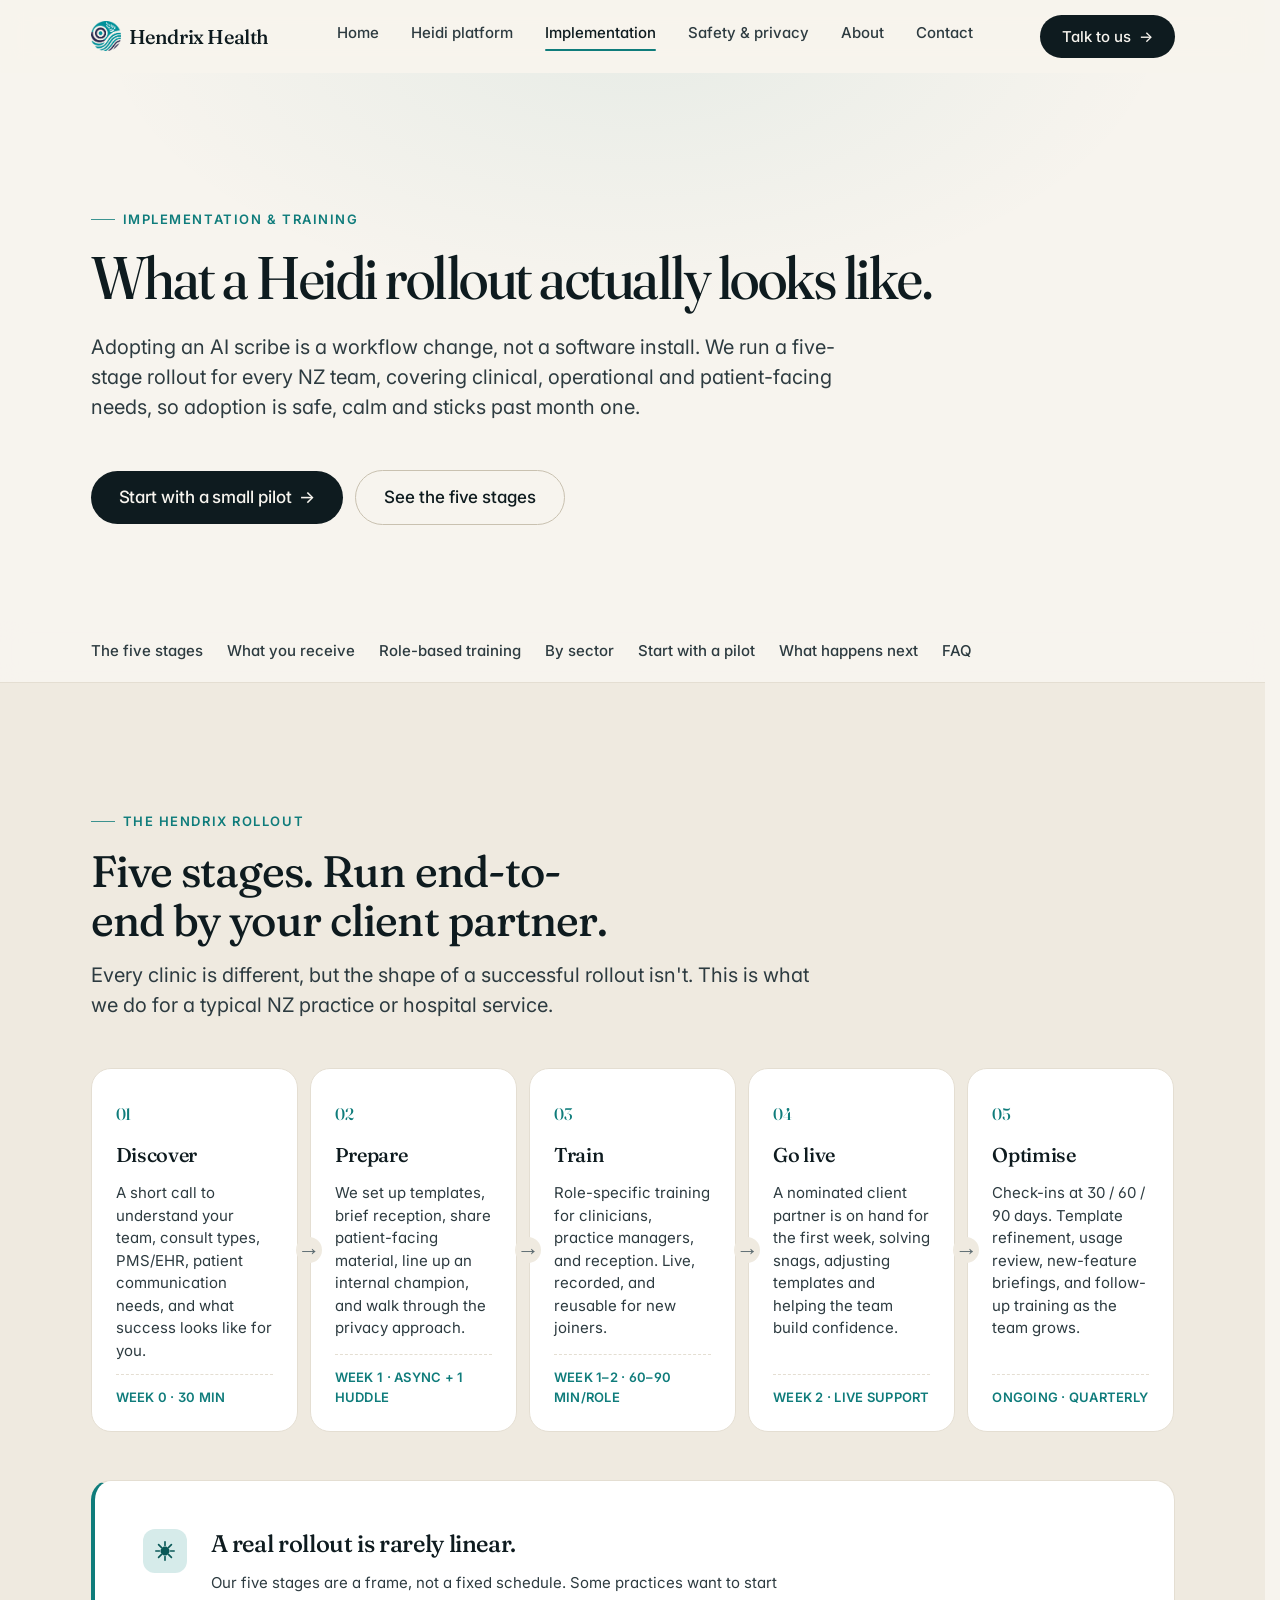
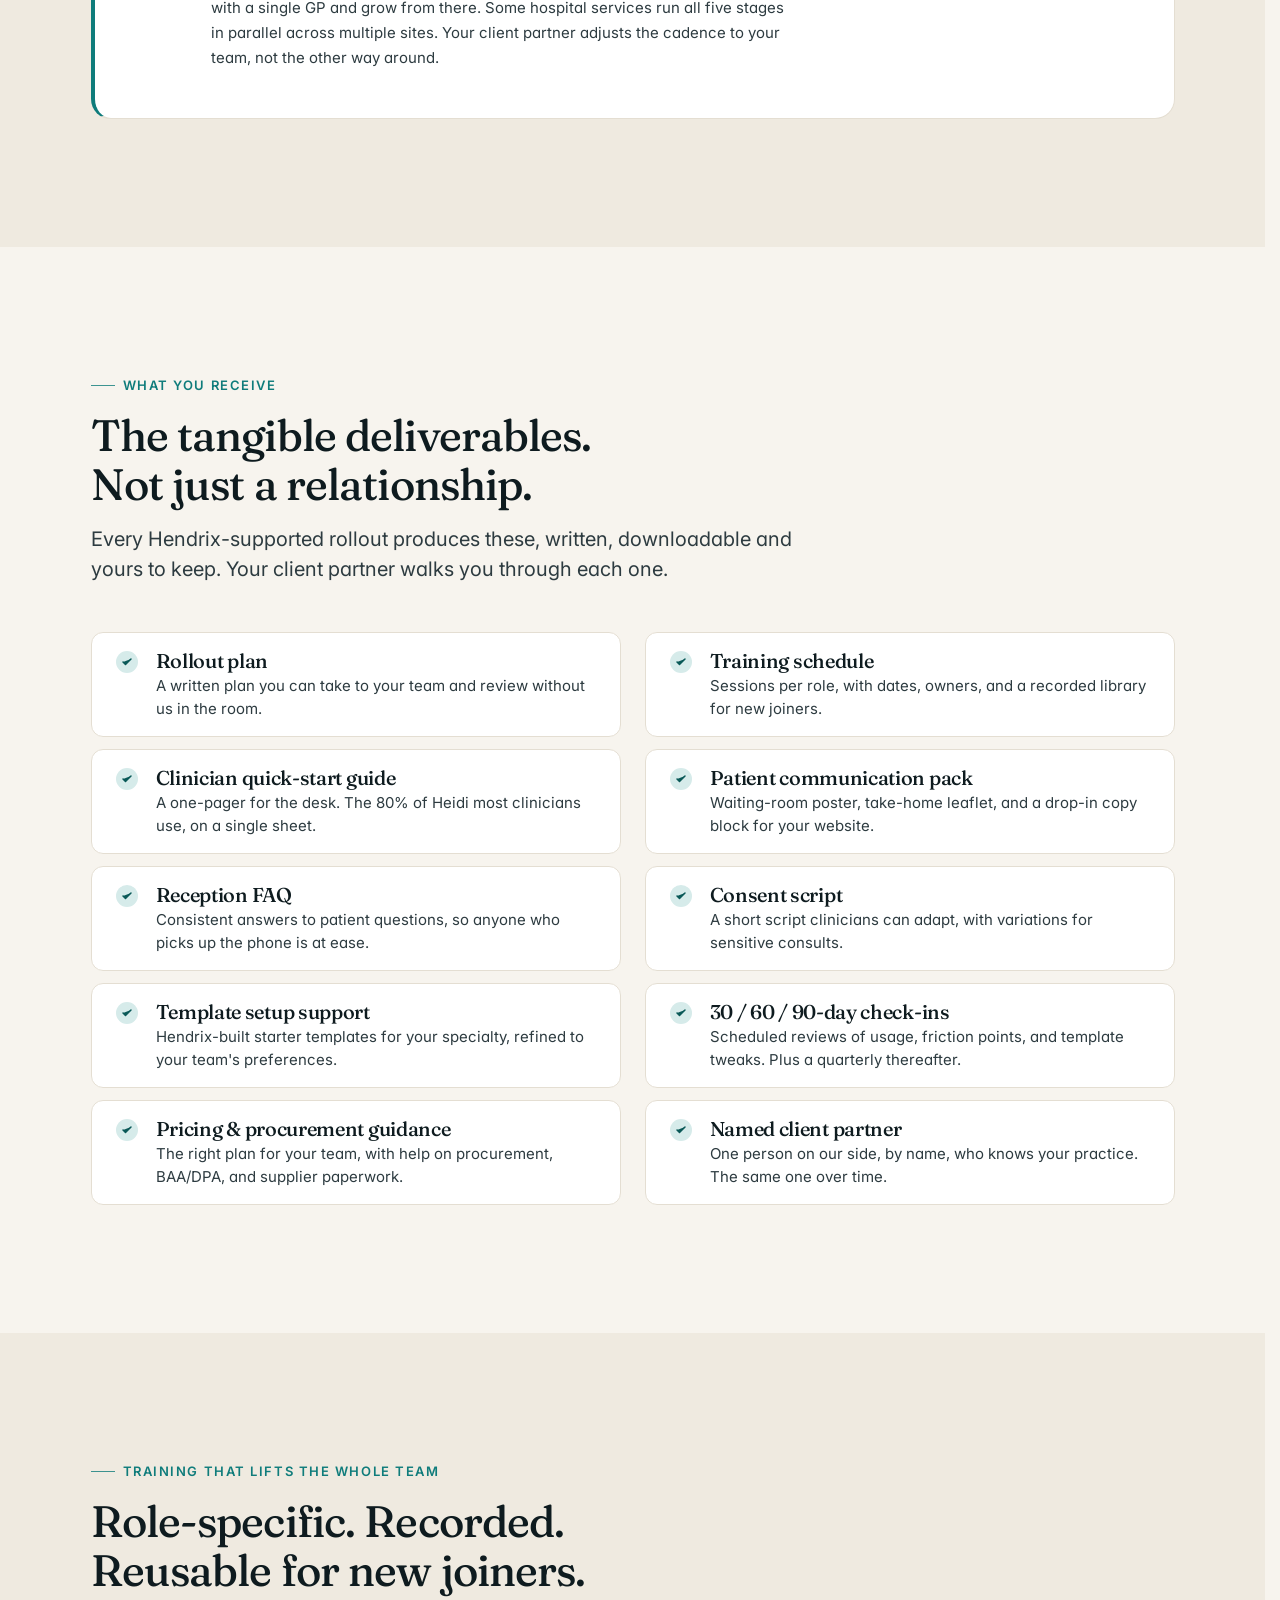
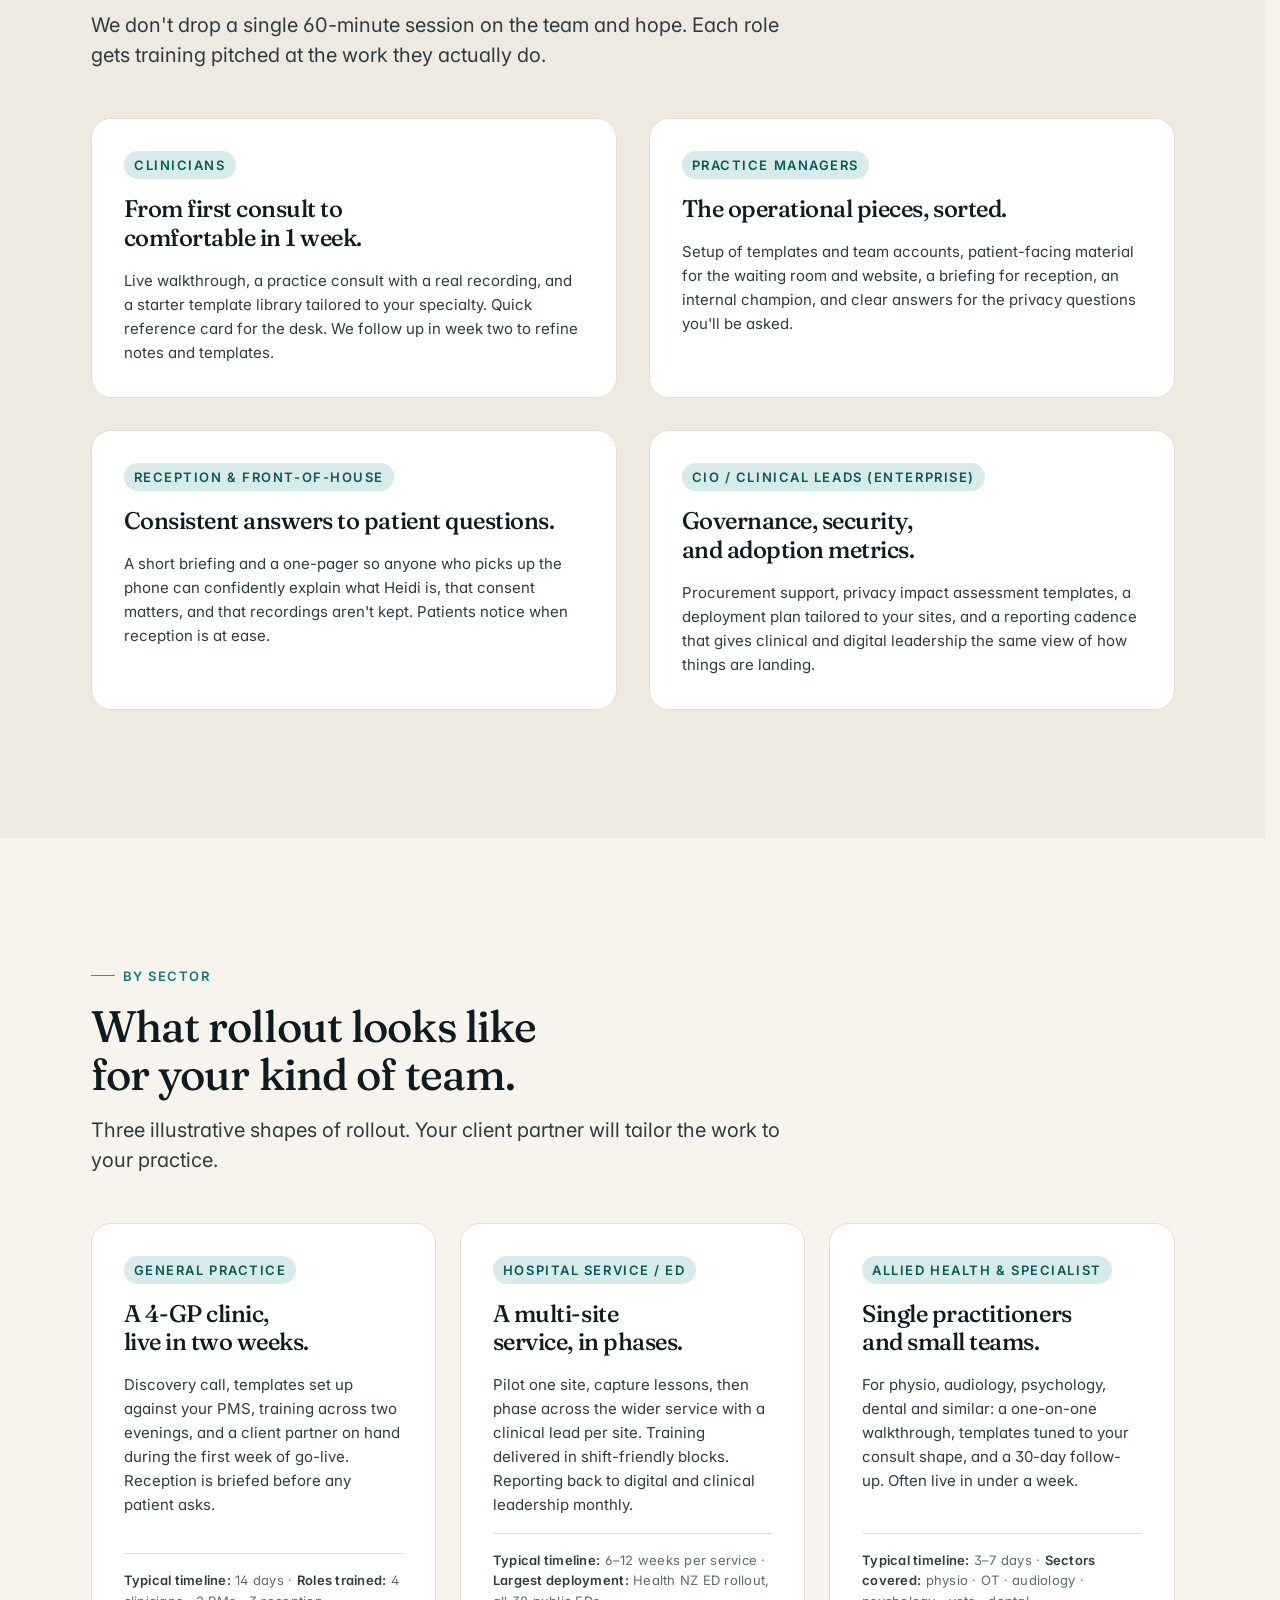
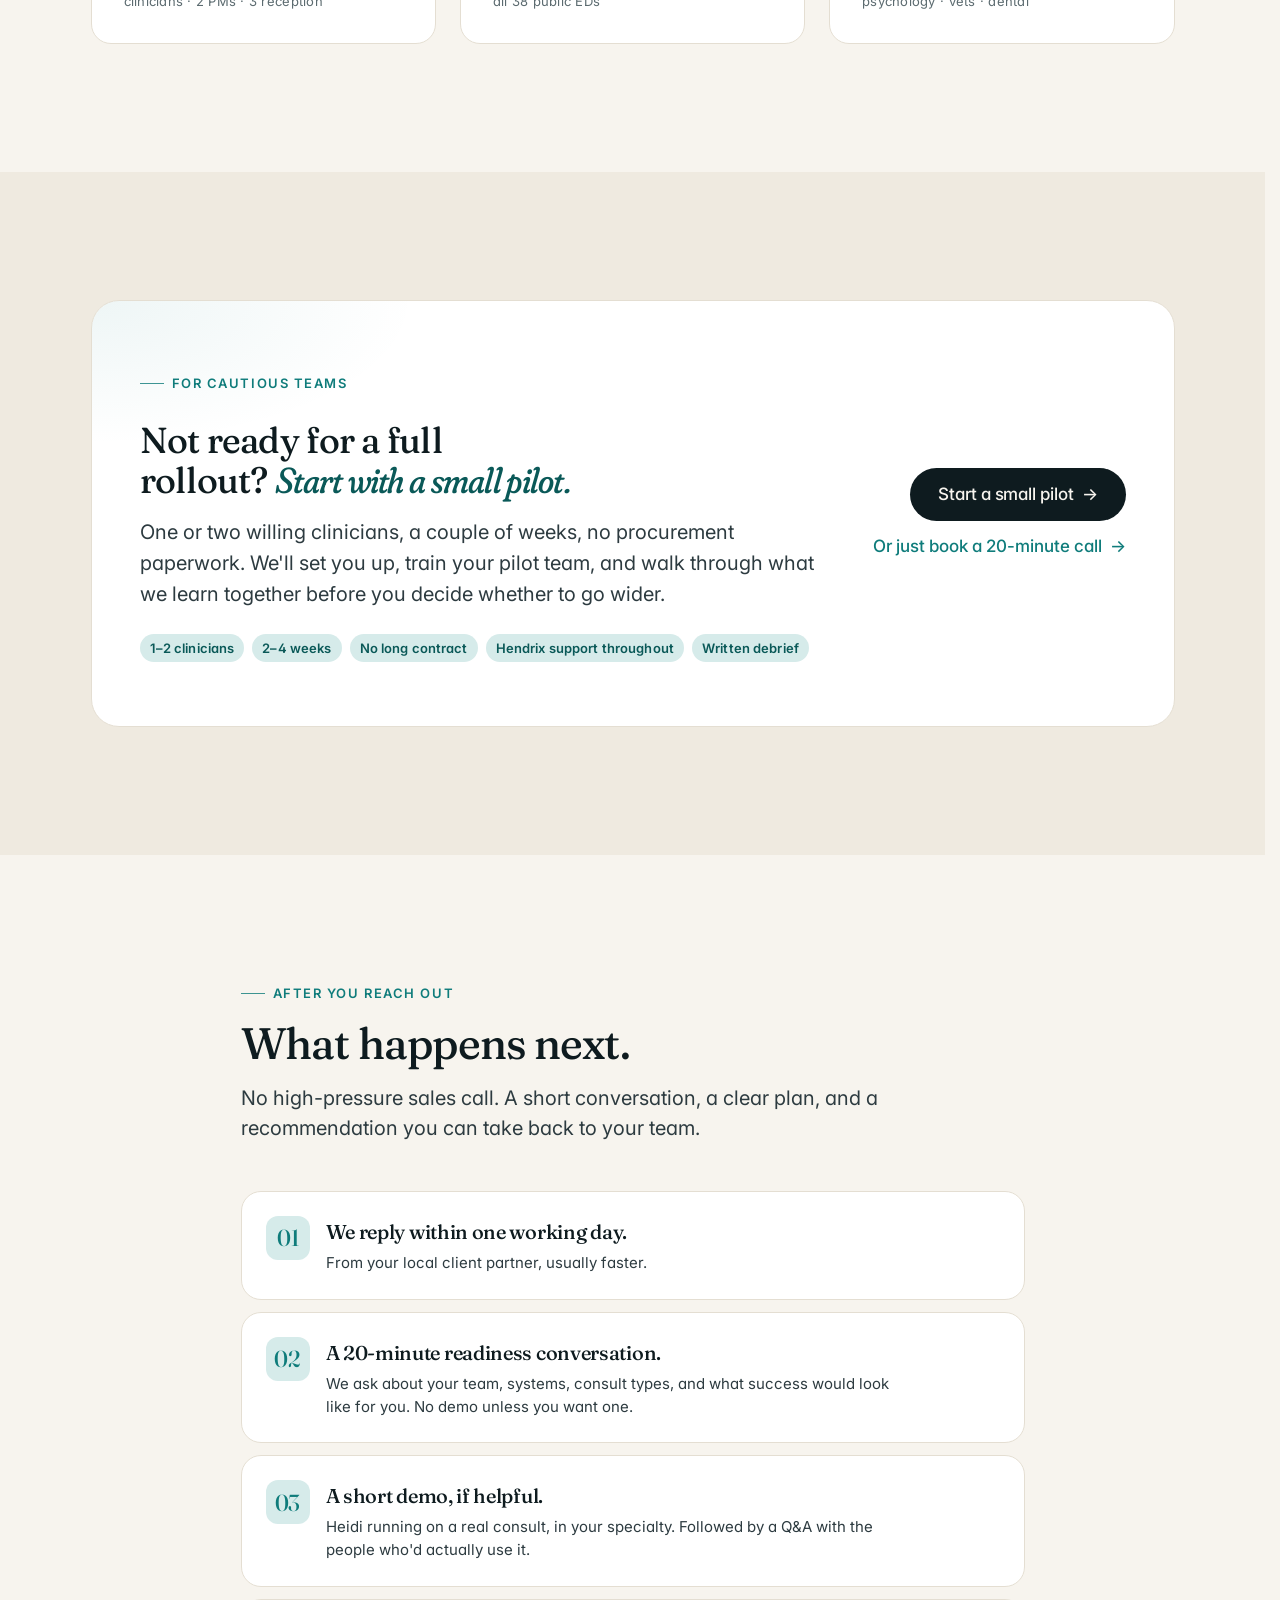
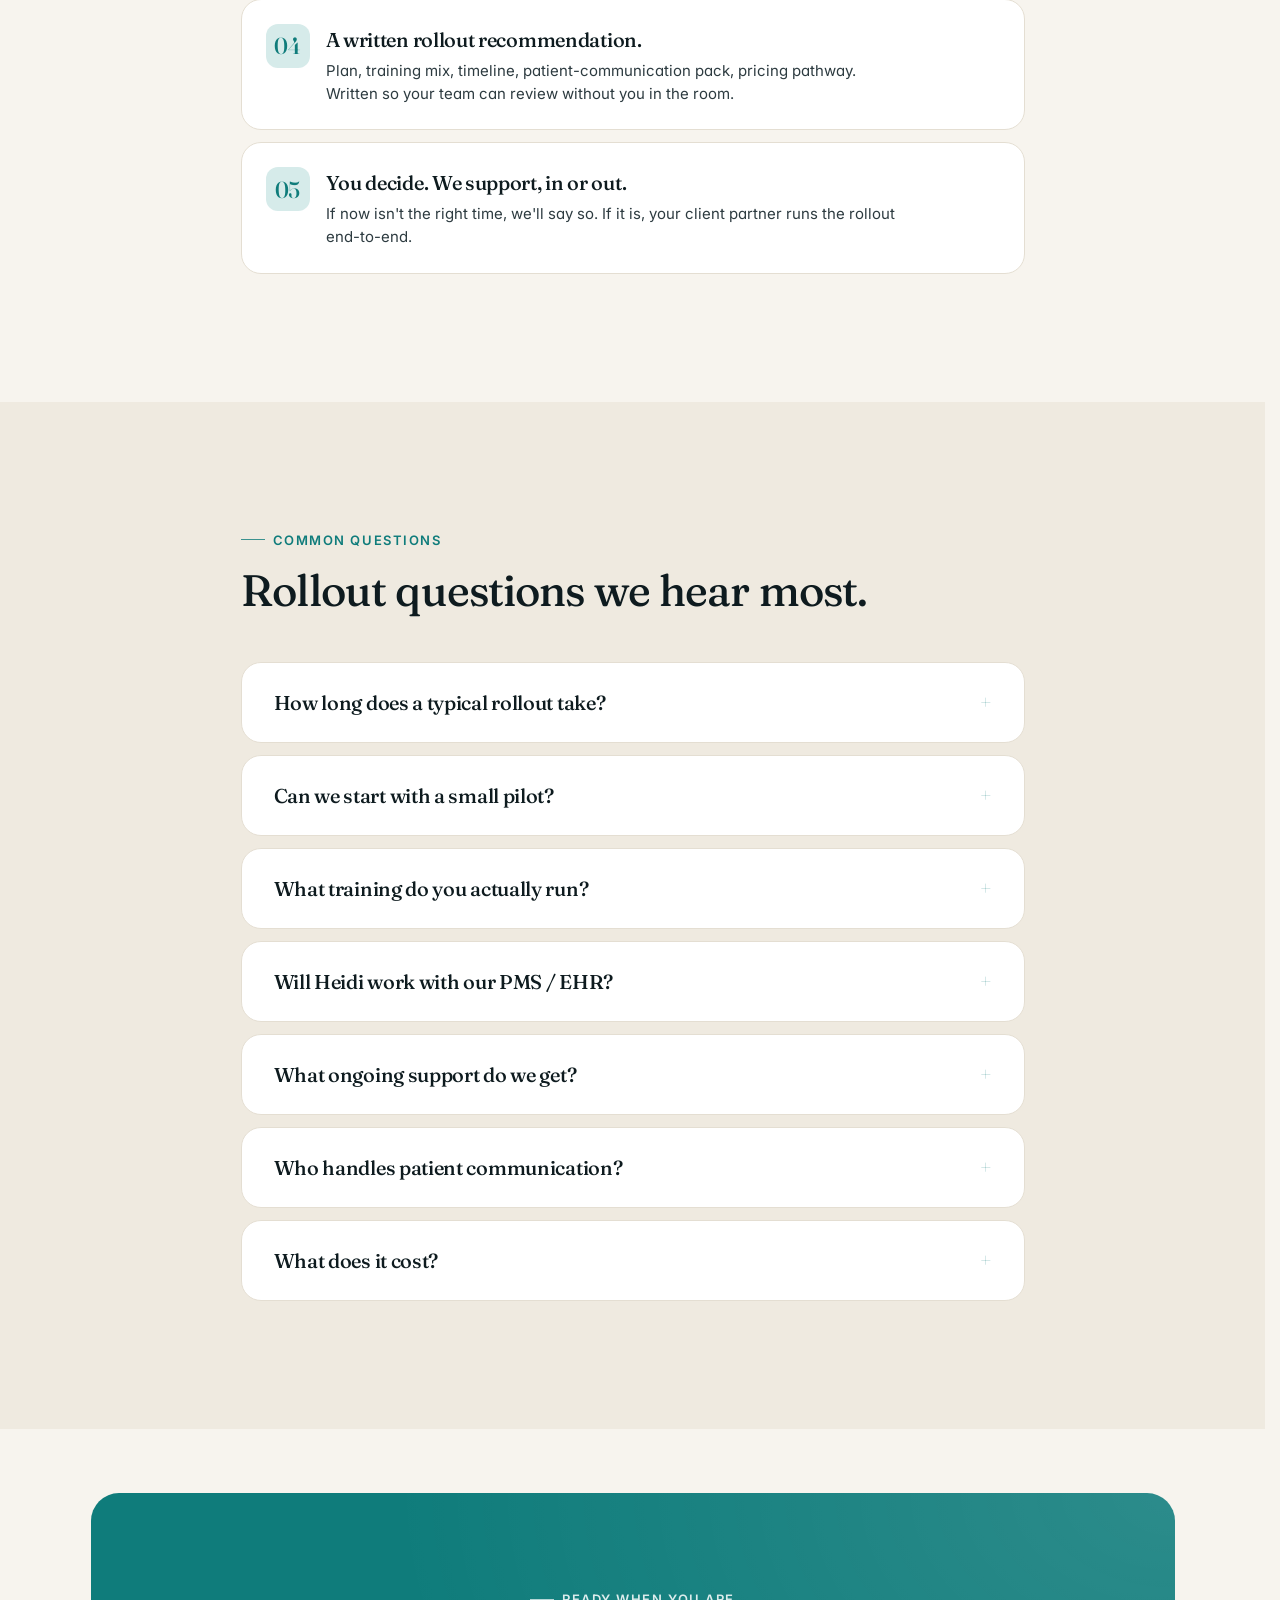
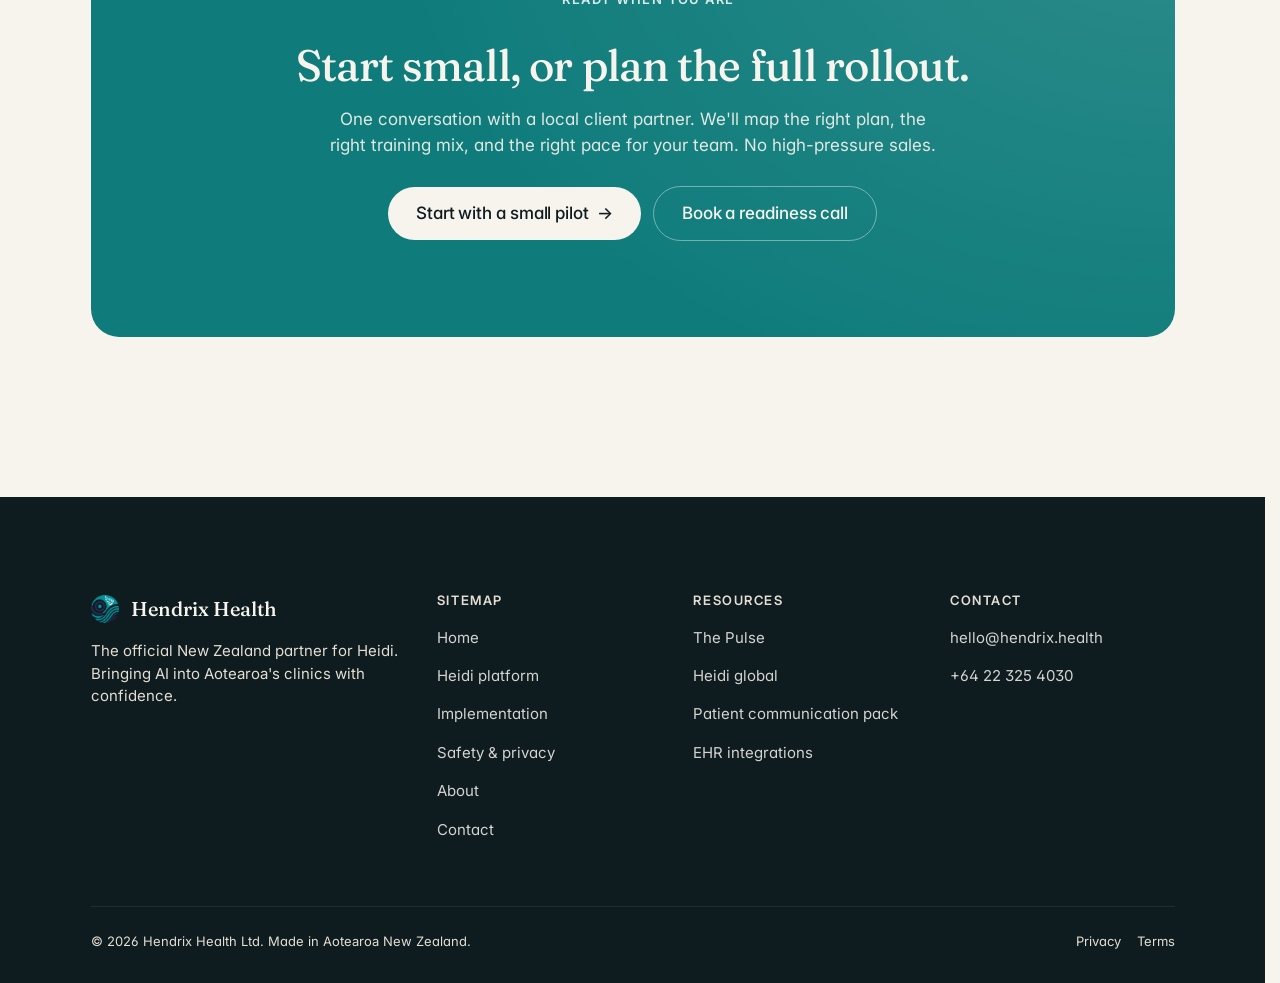
<file: implementation.html>
<!doctype html>
<html lang="en-NZ">
<head>
  <meta charset="utf-8">
  <meta name="viewport" content="width=device-width, initial-scale=1, viewport-fit=cover">
  <title>Implementation &amp; training — How a Heidi rollout works | Hendrix Health</title>
  <meta name="description" content="What a Heidi rollout looks like with Hendrix. Five stages — Discover, Prepare, Train, Go live, Optimise — with the practical work, training, and patient communication that makes adoption stick.">
  <meta name="theme-color" content="#0F7C7B">

  <meta property="og:type" content="website">
  <meta property="og:title" content="Implementation &amp; training — Hendrix Health">
  <meta property="og:description" content="The five-stage rollout we run for every NZ practice and hospital adopting Heidi.">
  <meta property="og:url" content="https://hendrix.health/implementation">
  <meta property="og:image" content="assets/img/og/og-home.png">

  <link rel="icon" href="assets/img/logo-hendrix.png" type="image/png">

  <script>
    try {
      if (sessionStorage.getItem('hh_seen') === '1') {
        document.documentElement.classList.add('reveals-off');
      }
      sessionStorage.setItem('hh_seen', '1');
    } catch (e) {}
  </script>

  <link rel="preconnect" href="https://fonts.googleapis.com">
  <link rel="preconnect" href="https://fonts.gstatic.com" crossorigin>
  <link rel="stylesheet" href="https://fonts.googleapis.com/css2?family=Fraunces:opsz,wght,SOFT@9..144,300..600,30..100&family=Inter:wght@400;500;600;700&family=JetBrains+Mono:wght@500&display=swap">

  <link rel="stylesheet" href="assets/css/site.css">
  <script defer src="assets/js/nav.js"></script>
  <script defer src="assets/js/reveal.js"></script>
</head>
<body>
  <a href="#main" class="skip-link">Skip to content</a>

  <header class="site-header">
    <div class="container site-header__inner">
      <a href="index.html" class="site-header__brand" aria-label="Hendrix Health home">
        <span class="site-header__brand-mark"><img src="assets/img/logo-hendrix.png" alt="" width="30" height="30"></span>
        <span>Hendrix&nbsp;Health</span>
      </a>
      <nav class="site-header__nav" aria-label="Primary">
        <a href="index.html">Home</a>
        <a href="heidi.html">Heidi platform</a>
        <a href="implementation.html" aria-current="page">Implementation</a>
        <a href="safety.html">Safety &amp; privacy</a>
        <a href="about.html">About</a>
        <a href="contact.html">Contact</a>
      </nav>
      <a href="contact.html" class="btn btn--primary site-header__cta">Talk to us <span class="arrow">→</span></a>
      <button class="site-header__toggle" type="button" aria-expanded="false" aria-controls="mobile-sheet" aria-label="Open menu">
        <svg width="20" height="20" viewBox="0 0 24 24" fill="none" stroke="currentColor" stroke-width="2" stroke-linecap="round"><path d="M3 6h18M3 12h18M3 18h18"/></svg>
      </button>
    </div>
  </header>

  <div class="mobile-sheet" id="mobile-sheet" role="dialog" aria-label="Mobile navigation">
    <a href="index.html">Home</a>
    <a href="heidi.html">Heidi platform</a>
    <a href="implementation.html">Implementation</a>
    <a href="safety.html">Safety &amp; privacy</a>
    <a href="about.html">About</a>
    <a href="contact.html">Contact</a>
    <a href="https://pulse.hendrix.health/" rel="noopener">The Pulse ↗</a>
    <a href="contact.html" class="btn btn--primary btn--lg">Talk to us</a>
  </div>

  <main id="main">

    <!-- ─── Page hero ────────────────────────────────────────────── -->
    <section class="page-hero">
      <div class="container">
        <span class="eyebrow">Implementation &amp; training</span>
        <h1>What a Heidi rollout actually looks&nbsp;like.</h1>
        <p class="page-hero__subtitle">
          Adopting an AI scribe is a workflow change, not a software install.
          We run a five-stage rollout for every NZ team, covering clinical, operational
          and patient-facing needs, so adoption is safe, calm and sticks past month one.
        </p>
        <div class="cluster" style="margin-top: var(--s-7);">
          <a href="contact.html?intent=pilot" class="btn btn--primary btn--lg">Start with a small pilot <span class="arrow">→</span></a>
          <a href="#journey" class="btn btn--ghost btn--lg">See the five stages</a>
        </div>
      </div>
    </section>

    <!-- ─── Sub-nav ──────────────────────────────────────────────── -->
    <div class="subnav">
      <div class="container">
        <nav class="subnav__inner" aria-label="On this page">
          <a href="#journey">The five stages</a>
          <a href="#deliverables">What you receive</a>
          <a href="#training">Role-based training</a>
          <a href="#sectors">By sector</a>
          <a href="#pilot">Start with a pilot</a>
          <a href="#what-next">What happens next</a>
          <a href="#faq">FAQ</a>
        </nav>
      </div>
    </div>

    <!-- ─── Journey ─────────────────────────────────────────────── -->
    <section class="section section--alt" id="journey">
      <div class="container">
        <div class="section-head">
          <span class="eyebrow">The Hendrix rollout</span>
          <h2>Five stages. Run end-to-end by your client&nbsp;partner.</h2>
          <p>Every clinic is different, but the shape of a successful rollout isn't. This is what we do for a typical NZ practice or hospital service.</p>
        </div>

        <ol class="journey" data-reveal>
          <li class="journey__stage">
            <div class="journey__name">Discover</div>
            <p class="journey__body">A short call to understand your team, consult types, PMS/EHR, patient communication needs, and what success looks like for you.</p>
            <div class="journey__meta">Week 0 · 30 min</div>
          </li>
          <li class="journey__stage">
            <div class="journey__name">Prepare</div>
            <p class="journey__body">We set up templates, brief reception, share patient-facing material, line up an internal champion, and walk through the privacy approach.</p>
            <div class="journey__meta">Week 1 · async + 1 huddle</div>
          </li>
          <li class="journey__stage">
            <div class="journey__name">Train</div>
            <p class="journey__body">Role-specific training for clinicians, practice managers, and reception. Live, recorded, and reusable for new joiners.</p>
            <div class="journey__meta">Week 1–2 · 60–90 min/role</div>
          </li>
          <li class="journey__stage">
            <div class="journey__name">Go live</div>
            <p class="journey__body">A nominated client partner is on hand for the first week, solving snags, adjusting templates and helping the team build confidence.</p>
            <div class="journey__meta">Week 2 · live support</div>
          </li>
          <li class="journey__stage">
            <div class="journey__name">Optimise</div>
            <p class="journey__body">Check-ins at 30 / 60 / 90 days. Template refinement, usage review, new-feature briefings, and follow-up training as the team grows.</p>
            <div class="journey__meta">Ongoing · quarterly</div>
          </li>
        </ol>

        <div class="callout" style="margin-top: var(--s-7);" data-reveal>
          <span class="callout__icon" aria-hidden="true">
            <svg viewBox="0 0 24 24" fill="none" stroke="currentColor" stroke-width="1.8" stroke-linecap="round" stroke-linejoin="round"><path d="M12 2v4M12 18v4M2 12h4M18 12h4M5 5l3 3M16 16l3 3M19 5l-3 3M5 19l3-3"/><circle cx="12" cy="12" r="4"/></svg>
          </span>
          <div>
            <h3 class="callout__title">A real rollout is rarely linear.</h3>
            <p class="callout__body">
              Our five stages are a frame, not a fixed schedule. Some practices want to start with a single GP and grow from there. Some hospital services run all five stages in parallel across multiple sites. Your client partner adjusts the cadence to your team, not the other way around.
            </p>
          </div>
        </div>
      </div>
    </section>

    <!-- ─── What you receive ────────────────────────────────────── -->
    <section class="section" id="deliverables">
      <div class="container">
        <div class="section-head">
          <span class="eyebrow">What you receive</span>
          <h2>The tangible deliverables. Not just a relationship.</h2>
          <p>Every Hendrix-supported rollout produces these, written, downloadable and yours to keep. Your client partner walks you through each one.</p>
        </div>

        <ul class="deliverables" data-reveal>
          <li class="deliverable">
            <span class="deliverable__check" aria-hidden="true">
              <svg viewBox="0 0 24 24" fill="none" stroke="currentColor" stroke-width="3" stroke-linecap="round" stroke-linejoin="round"><polyline points="20 6 9 17 4 12"/></svg>
            </span>
            <div>
              <div class="deliverable__name">Rollout plan</div>
              <p class="deliverable__desc">A written plan you can take to your team and review without us in the room.</p>
            </div>
          </li>
          <li class="deliverable">
            <span class="deliverable__check" aria-hidden="true">
              <svg viewBox="0 0 24 24" fill="none" stroke="currentColor" stroke-width="3" stroke-linecap="round" stroke-linejoin="round"><polyline points="20 6 9 17 4 12"/></svg>
            </span>
            <div>
              <div class="deliverable__name">Training schedule</div>
              <p class="deliverable__desc">Sessions per role, with dates, owners, and a recorded library for new joiners.</p>
            </div>
          </li>
          <li class="deliverable">
            <span class="deliverable__check" aria-hidden="true">
              <svg viewBox="0 0 24 24" fill="none" stroke="currentColor" stroke-width="3" stroke-linecap="round" stroke-linejoin="round"><polyline points="20 6 9 17 4 12"/></svg>
            </span>
            <div>
              <div class="deliverable__name">Clinician quick-start guide</div>
              <p class="deliverable__desc">A one-pager for the desk. The 80% of Heidi most clinicians use, on a single sheet.</p>
            </div>
          </li>
          <li class="deliverable">
            <span class="deliverable__check" aria-hidden="true">
              <svg viewBox="0 0 24 24" fill="none" stroke="currentColor" stroke-width="3" stroke-linecap="round" stroke-linejoin="round"><polyline points="20 6 9 17 4 12"/></svg>
            </span>
            <div>
              <div class="deliverable__name">Patient communication pack</div>
              <p class="deliverable__desc">Waiting-room poster, take-home leaflet, and a drop-in copy block for your website.</p>
            </div>
          </li>
          <li class="deliverable">
            <span class="deliverable__check" aria-hidden="true">
              <svg viewBox="0 0 24 24" fill="none" stroke="currentColor" stroke-width="3" stroke-linecap="round" stroke-linejoin="round"><polyline points="20 6 9 17 4 12"/></svg>
            </span>
            <div>
              <div class="deliverable__name">Reception FAQ</div>
              <p class="deliverable__desc">Consistent answers to patient questions, so anyone who picks up the phone is at ease.</p>
            </div>
          </li>
          <li class="deliverable">
            <span class="deliverable__check" aria-hidden="true">
              <svg viewBox="0 0 24 24" fill="none" stroke="currentColor" stroke-width="3" stroke-linecap="round" stroke-linejoin="round"><polyline points="20 6 9 17 4 12"/></svg>
            </span>
            <div>
              <div class="deliverable__name">Consent script</div>
              <p class="deliverable__desc">A short script clinicians can adapt, with variations for sensitive consults.</p>
            </div>
          </li>
          <li class="deliverable">
            <span class="deliverable__check" aria-hidden="true">
              <svg viewBox="0 0 24 24" fill="none" stroke="currentColor" stroke-width="3" stroke-linecap="round" stroke-linejoin="round"><polyline points="20 6 9 17 4 12"/></svg>
            </span>
            <div>
              <div class="deliverable__name">Template setup support</div>
              <p class="deliverable__desc">Hendrix-built starter templates for your specialty, refined to your team's preferences.</p>
            </div>
          </li>
          <li class="deliverable">
            <span class="deliverable__check" aria-hidden="true">
              <svg viewBox="0 0 24 24" fill="none" stroke="currentColor" stroke-width="3" stroke-linecap="round" stroke-linejoin="round"><polyline points="20 6 9 17 4 12"/></svg>
            </span>
            <div>
              <div class="deliverable__name">30 / 60 / 90-day check-ins</div>
              <p class="deliverable__desc">Scheduled reviews of usage, friction points, and template tweaks. Plus a quarterly thereafter.</p>
            </div>
          </li>
          <li class="deliverable">
            <span class="deliverable__check" aria-hidden="true">
              <svg viewBox="0 0 24 24" fill="none" stroke="currentColor" stroke-width="3" stroke-linecap="round" stroke-linejoin="round"><polyline points="20 6 9 17 4 12"/></svg>
            </span>
            <div>
              <div class="deliverable__name">Pricing &amp; procurement guidance</div>
              <p class="deliverable__desc">The right plan for your team, with help on procurement, BAA/DPA, and supplier paperwork.</p>
            </div>
          </li>
          <li class="deliverable">
            <span class="deliverable__check" aria-hidden="true">
              <svg viewBox="0 0 24 24" fill="none" stroke="currentColor" stroke-width="3" stroke-linecap="round" stroke-linejoin="round"><polyline points="20 6 9 17 4 12"/></svg>
            </span>
            <div>
              <div class="deliverable__name">Named client partner</div>
              <p class="deliverable__desc">One person on our side, by name, who knows your practice. The same one over time.</p>
            </div>
          </li>
        </ul>
      </div>
    </section>

    <!-- ─── Role-based training ─────────────────────────────────── -->
    <section class="section section--alt" id="training">
      <div class="container">
        <div class="section-head">
          <span class="eyebrow">Training that lifts the whole team</span>
          <h2>Role-specific. Recorded. Reusable for new joiners.</h2>
          <p>We don't drop a single 60-minute session on the team and hope. Each role gets training pitched at the work they actually do.</p>
        </div>

        <div class="grid grid--2" data-reveal>
          <article class="case">
            <span class="case__sector">Clinicians</span>
            <h3 class="case__title">From first consult to comfortable in 1 week.</h3>
            <p class="case__body">
              Live walkthrough, a practice consult with a real recording, and a starter template library tailored to your specialty. Quick reference card for the desk. We follow up in week two to refine notes and templates.
            </p>
          </article>
          <article class="case">
            <span class="case__sector">Practice managers</span>
            <h3 class="case__title">The operational pieces, sorted.</h3>
            <p class="case__body">
              Setup of templates and team accounts, patient-facing material for the waiting room and website, a briefing for reception, an internal champion, and clear answers for the privacy questions you'll be asked.
            </p>
          </article>
          <article class="case">
            <span class="case__sector">Reception &amp; front-of-house</span>
            <h3 class="case__title">Consistent answers to patient questions.</h3>
            <p class="case__body">
              A short briefing and a one-pager so anyone who picks up the phone can confidently explain what Heidi is, that consent matters, and that recordings aren't kept. Patients notice when reception is at ease.
            </p>
          </article>
          <article class="case">
            <span class="case__sector">CIO / clinical leads (enterprise)</span>
            <h3 class="case__title">Governance, security, and adoption metrics.</h3>
            <p class="case__body">
              Procurement support, privacy impact assessment templates, a deployment plan tailored to your sites, and a reporting cadence that gives clinical and digital leadership the same view of how things are landing.
            </p>
          </article>
        </div>
      </div>
    </section>

    <!-- ─── By sector ────────────────────────────────────────────── -->
    <section class="section" id="sectors">
      <div class="container">
        <div class="section-head">
          <span class="eyebrow">By sector</span>
          <h2>What rollout looks like for your kind of team.</h2>
          <p>Three illustrative shapes of rollout. Your client partner will tailor the work to your practice.</p>
        </div>

        <div class="case-grid" data-reveal>
          <article class="case">
            <span class="case__sector">General practice</span>
            <h3 class="case__title">A 4-GP clinic, live in two&nbsp;weeks.</h3>
            <p class="case__body">
              Discovery call, templates set up against your PMS, training across two evenings, and a client partner on hand during the first week of go-live. Reception is briefed before any patient asks.
            </p>
            <p class="case__attrib"><b>Typical timeline:</b> 14 days · <b>Roles trained:</b> 4 clinicians · 2 PMs · 3 reception</p>
          </article>

          <article class="case">
            <span class="case__sector">Hospital service / ED</span>
            <h3 class="case__title">A multi-site service, in&nbsp;phases.</h3>
            <p class="case__body">
              Pilot one site, capture lessons, then phase across the wider service with a clinical lead per site. Training delivered in shift-friendly blocks. Reporting back to digital and clinical leadership monthly.
            </p>
            <p class="case__attrib"><b>Typical timeline:</b> 6–12 weeks per service · <b>Largest deployment:</b> Health NZ ED rollout, all 38 public EDs</p>
          </article>

          <article class="case">
            <span class="case__sector">Allied health &amp; specialist</span>
            <h3 class="case__title">Single practitioners and small teams.</h3>
            <p class="case__body">
              For physio, audiology, psychology, dental and similar: a one-on-one walkthrough, templates tuned to your consult shape, and a 30-day follow-up. Often live in under a week.
            </p>
            <p class="case__attrib"><b>Typical timeline:</b> 3–7 days · <b>Sectors covered:</b> physio · OT · audiology · psychology · vets · dental</p>
          </article>
        </div>
      </div>
    </section>

    <!-- ─── Start with a pilot (cautious-buyer CTA) ─────────────── -->
    <section class="section section--alt" id="pilot">
      <div class="container">
        <div class="pilot-band" data-reveal>
          <div class="pilot-band__intro">
            <span class="eyebrow">For cautious teams</span>
            <h2 class="pilot-band__title">
              Not ready for a full rollout? <em>Start with a small pilot.</em>
            </h2>
            <p class="pilot-band__sub">
              One or two willing clinicians, a couple of weeks, no procurement paperwork.
              We'll set you up, train your pilot team, and walk through what we learn together
              before you decide whether to go wider.
            </p>
            <ul class="pilot-band__list" aria-label="What's included in a pilot">
              <li>1–2 clinicians</li>
              <li>2–4 weeks</li>
              <li>No long contract</li>
              <li>Hendrix support throughout</li>
              <li>Written debrief</li>
            </ul>
          </div>
          <div class="pilot-band__action">
            <a href="contact.html?intent=pilot" class="btn btn--primary btn--lg">Start a small pilot <span class="arrow">→</span></a>
            <a href="contact.html" class="linkout">Or just book a 20-minute call</a>
          </div>
        </div>
      </div>
    </section>

    <!-- ─── What happens next ───────────────────────────────────── -->
    <section class="section" id="what-next">
      <div class="container container--narrow">
        <div class="section-head">
          <span class="eyebrow">After you reach out</span>
          <h2>What happens next.</h2>
          <p>No high-pressure sales call. A short conversation, a clear plan, and a recommendation you can take back to your team.</p>
        </div>

        <ol class="steps" data-reveal>
          <li class="steps__item">
            <div>
              <div class="steps__title">We reply within one working day.</div>
              <p class="steps__body">From your local client partner, usually faster.</p>
            </div>
          </li>
          <li class="steps__item">
            <div>
              <div class="steps__title">A 20-minute readiness conversation.</div>
              <p class="steps__body">We ask about your team, systems, consult types, and what success would look like for you. No demo unless you want one.</p>
            </div>
          </li>
          <li class="steps__item">
            <div>
              <div class="steps__title">A short demo, if helpful.</div>
              <p class="steps__body">Heidi running on a real consult, in your specialty. Followed by a Q&amp;A with the people who'd actually use it.</p>
            </div>
          </li>
          <li class="steps__item">
            <div>
              <div class="steps__title">A written rollout recommendation.</div>
              <p class="steps__body">Plan, training mix, timeline, patient-communication pack, pricing pathway. Written so your team can review without you in the room.</p>
            </div>
          </li>
          <li class="steps__item">
            <div>
              <div class="steps__title">You decide. We support, in or out.</div>
              <p class="steps__body">If now isn't the right time, we'll say so. If it is, your client partner runs the rollout end-to-end.</p>
            </div>
          </li>
        </ol>
      </div>
    </section>

    <!-- ─── FAQ ──────────────────────────────────────────────────── -->
    <section class="section section--alt" id="faq">
      <div class="container container--narrow">
        <div class="section-head">
          <span class="eyebrow">Common questions</span>
          <h2>Rollout questions we hear most.</h2>
        </div>

        <div class="faq" data-reveal>
          <details class="faq__item">
            <summary class="faq__q">How long does a typical rollout take?</summary>
            <div class="faq__a">
              <p>For a single GP practice, two weeks is typical from kick-off to confident daily use. Hospital services usually run in phases over 6–12 weeks per service. Allied health and specialist solo practitioners can be live within a few days.</p>
            </div>
          </details>

          <details class="faq__item">
            <summary class="faq__q">Can we start with a small pilot?</summary>
            <div class="faq__a">
              <p>We recommend it for most teams. Starting with one or two willing clinicians, capturing what works and rolling forward from there is usually faster and calmer than a big-bang launch.</p>
            </div>
          </details>

          <details class="faq__item">
            <summary class="faq__q">What training do you actually run?</summary>
            <div class="faq__a">
              <p>Live sessions tailored to each role: clinicians get a hands-on walkthrough with a practice consult; practice managers get setup, templates, and patient-comms; reception gets a short briefing and a one-pager. Sessions are recorded so new joiners can self-onboard.</p>
            </div>
          </details>

          <details class="faq__item">
            <summary class="faq__q">Will Heidi work with our PMS / EHR?</summary>
            <div class="faq__a">
              <p>Heidi works with the major NZ practice management systems either through copy-paste or, where available, deeper integration. We confirm what's possible for your specific setup during the discovery call. <a href="heidi.html#integrations">See current integrations</a>.</p>
            </div>
          </details>

          <details class="faq__item">
            <summary class="faq__q">What ongoing support do we get?</summary>
            <div class="faq__a">
              <p>Check-ins at 30, 60, and 90 days, then quarterly. Template refinement and follow-up training as your team changes. New Heidi features are walked through with you when they land. Your client partner stays the same person over time.</p>
            </div>
          </details>

          <details class="faq__item">
            <summary class="faq__q">Who handles patient communication?</summary>
            <div class="faq__a">
              <p>You do, but we make it easy. We provide a waiting-room poster, a plain-language patient explainer, an FAQ for reception, and a short consent script clinicians can adapt. Read more on <a href="safety.html">Safety &amp; privacy</a>.</p>
            </div>
          </details>

          <details class="faq__item">
            <summary class="faq__q">What does it cost?</summary>
            <div class="faq__a">
              <p>Heidi has plans for individuals, small teams, and larger organisations. Hendrix's job is to help you choose the right fit, factor in training and rollout, and walk through procurement if your organisation needs it. <a href="contact.html">Get NZ pricing guidance</a>.</p>
            </div>
          </details>
        </div>
      </div>
    </section>

    <!-- ─── CTA ──────────────────────────────────────────────────── -->
    <section class="section section--tight">
      <div class="container">
        <div class="cta-band">
          <span class="eyebrow" style="color: rgba(255,255,255,.85);">Ready when you are</span>
          <h2>Start small, or plan the full rollout.</h2>
          <p>One conversation with a local client partner. We'll map the right plan, the right training mix, and the right pace for your team. No high-pressure sales.</p>
          <div class="cluster" style="justify-content: center; margin-top: var(--s-3);">
            <a href="contact.html?intent=pilot" class="btn btn--inverse btn--lg">Start with a small pilot <span class="arrow">→</span></a>
            <a href="contact.html" class="btn btn--ghost btn--lg" style="border-color: rgba(255,255,255,.4); color: var(--paper);">Book a readiness call</a>
          </div>
        </div>
      </div>
    </section>

  </main>

  <footer class="site-footer">
    <div class="container">
      <div class="site-footer__grid">
        <div class="site-footer__brand">
          <div class="site-footer__brand-line">
            <img src="assets/img/logo-hendrix.png" alt="" width="28" height="28">
            <span>Hendrix Health</span>
          </div>
          <p class="site-footer__tagline">The official New Zealand partner for Heidi. Bringing AI into <span lang="mi">Aotearoa</span>'s clinics with confidence.</p>
        </div>
        <div class="site-footer__col">
          <h4>Sitemap</h4>
          <ul>
            <li><a href="index.html">Home</a></li>
            <li><a href="heidi.html">Heidi platform</a></li>
            <li><a href="implementation.html">Implementation</a></li>
            <li><a href="safety.html">Safety &amp; privacy</a></li>
            <li><a href="about.html">About</a></li>
            <li><a href="contact.html">Contact</a></li>
          </ul>
        </div>
        <div class="site-footer__col">
          <h4>Resources</h4>
          <ul>
            <li><a href="https://pulse.hendrix.health/" rel="noopener">The Pulse</a></li>
            <li><a href="https://www.heidihealth.com" rel="noopener">Heidi global</a></li>
            <li><a href="safety.html#patient-comms">Patient communication pack</a></li>
            <li><a href="heidi.html#integrations">EHR integrations</a></li>
          </ul>
        </div>
        <div class="site-footer__col">
          <h4>Contact</h4>
          <ul>
            <li><a href="mailto:hello@hendrix.health">hello@hendrix.health</a></li>
            <li><a href="tel:+64223254030">+64 22 325 4030</a></li>
          </ul>
        </div>
      </div>
      <div class="site-footer__legal">
        <span>© 2026 Hendrix Health Ltd. Made in <span lang="mi">Aotearoa</span> New Zealand.</span>
        <span><a href="privacy.html">Privacy</a><a href="terms.html">Terms</a></span>
      </div>
    </div>
  </footer>

</body>
</html>
</file>
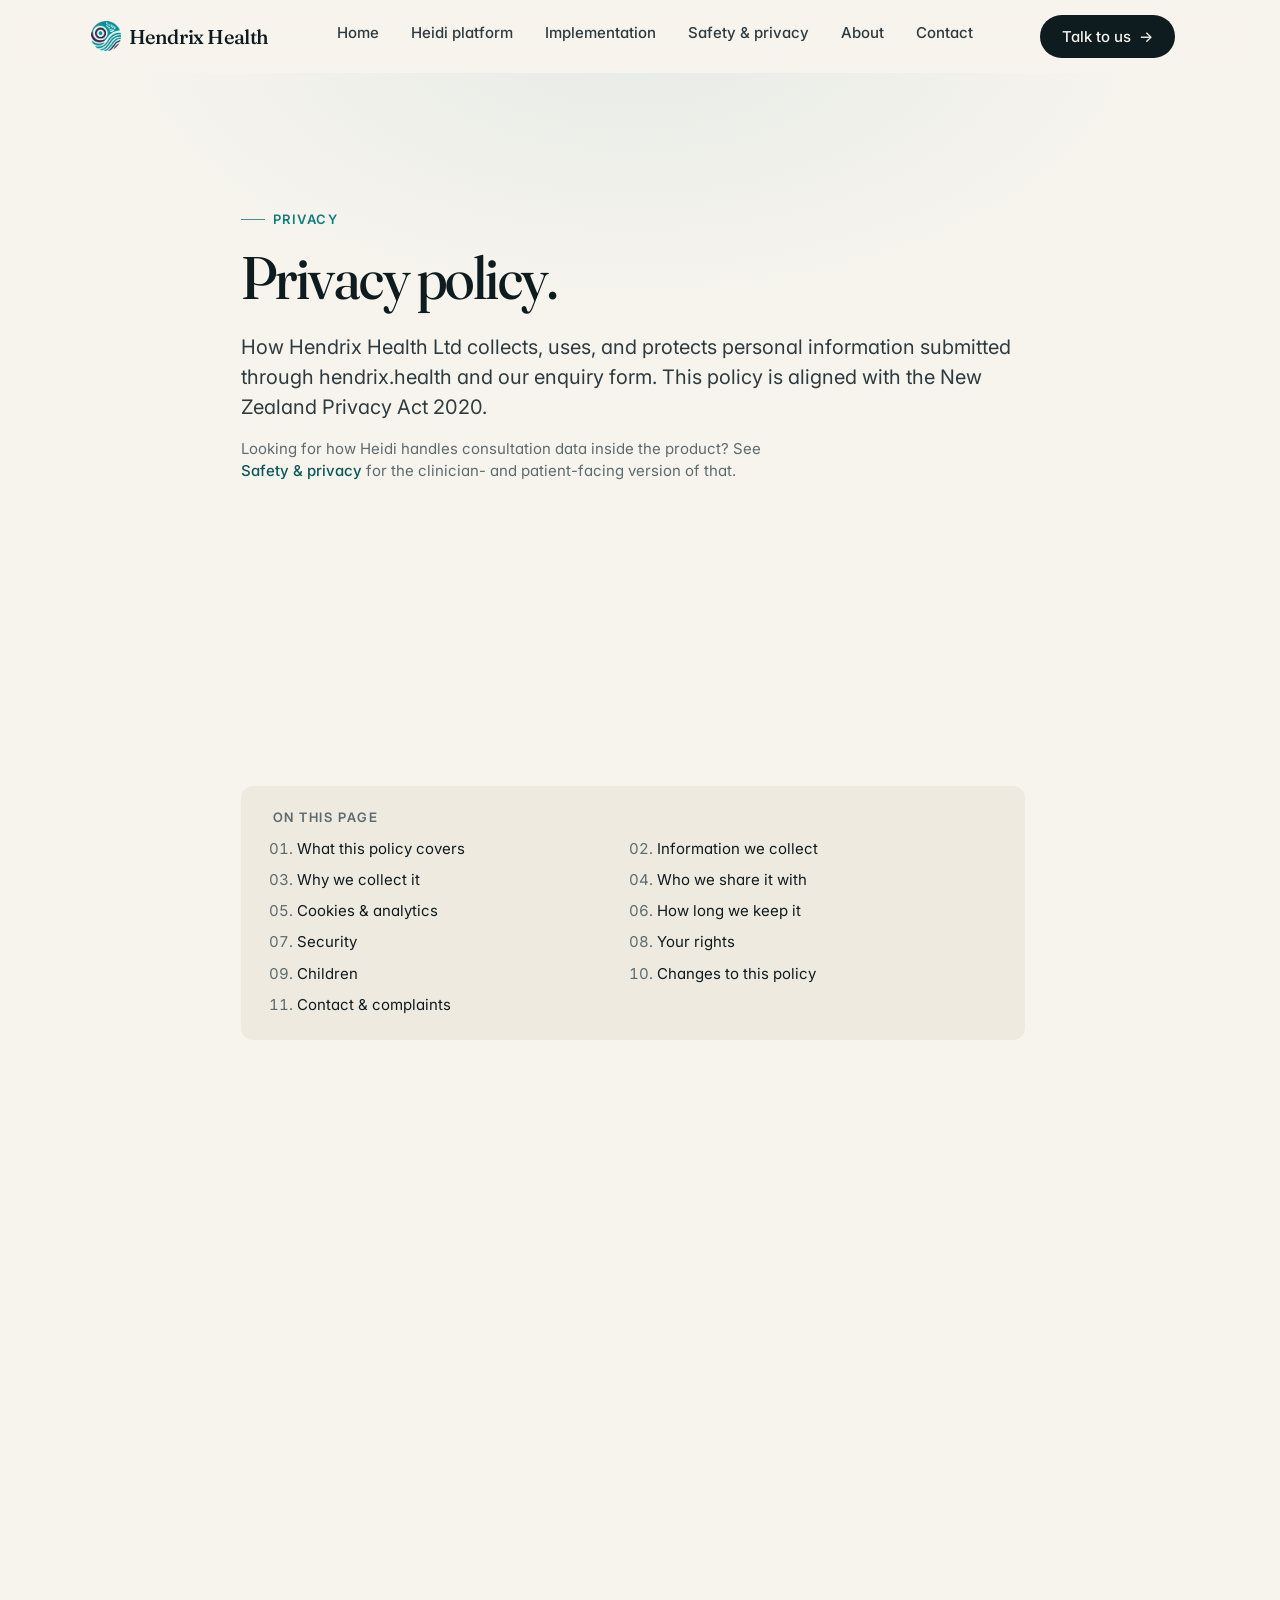
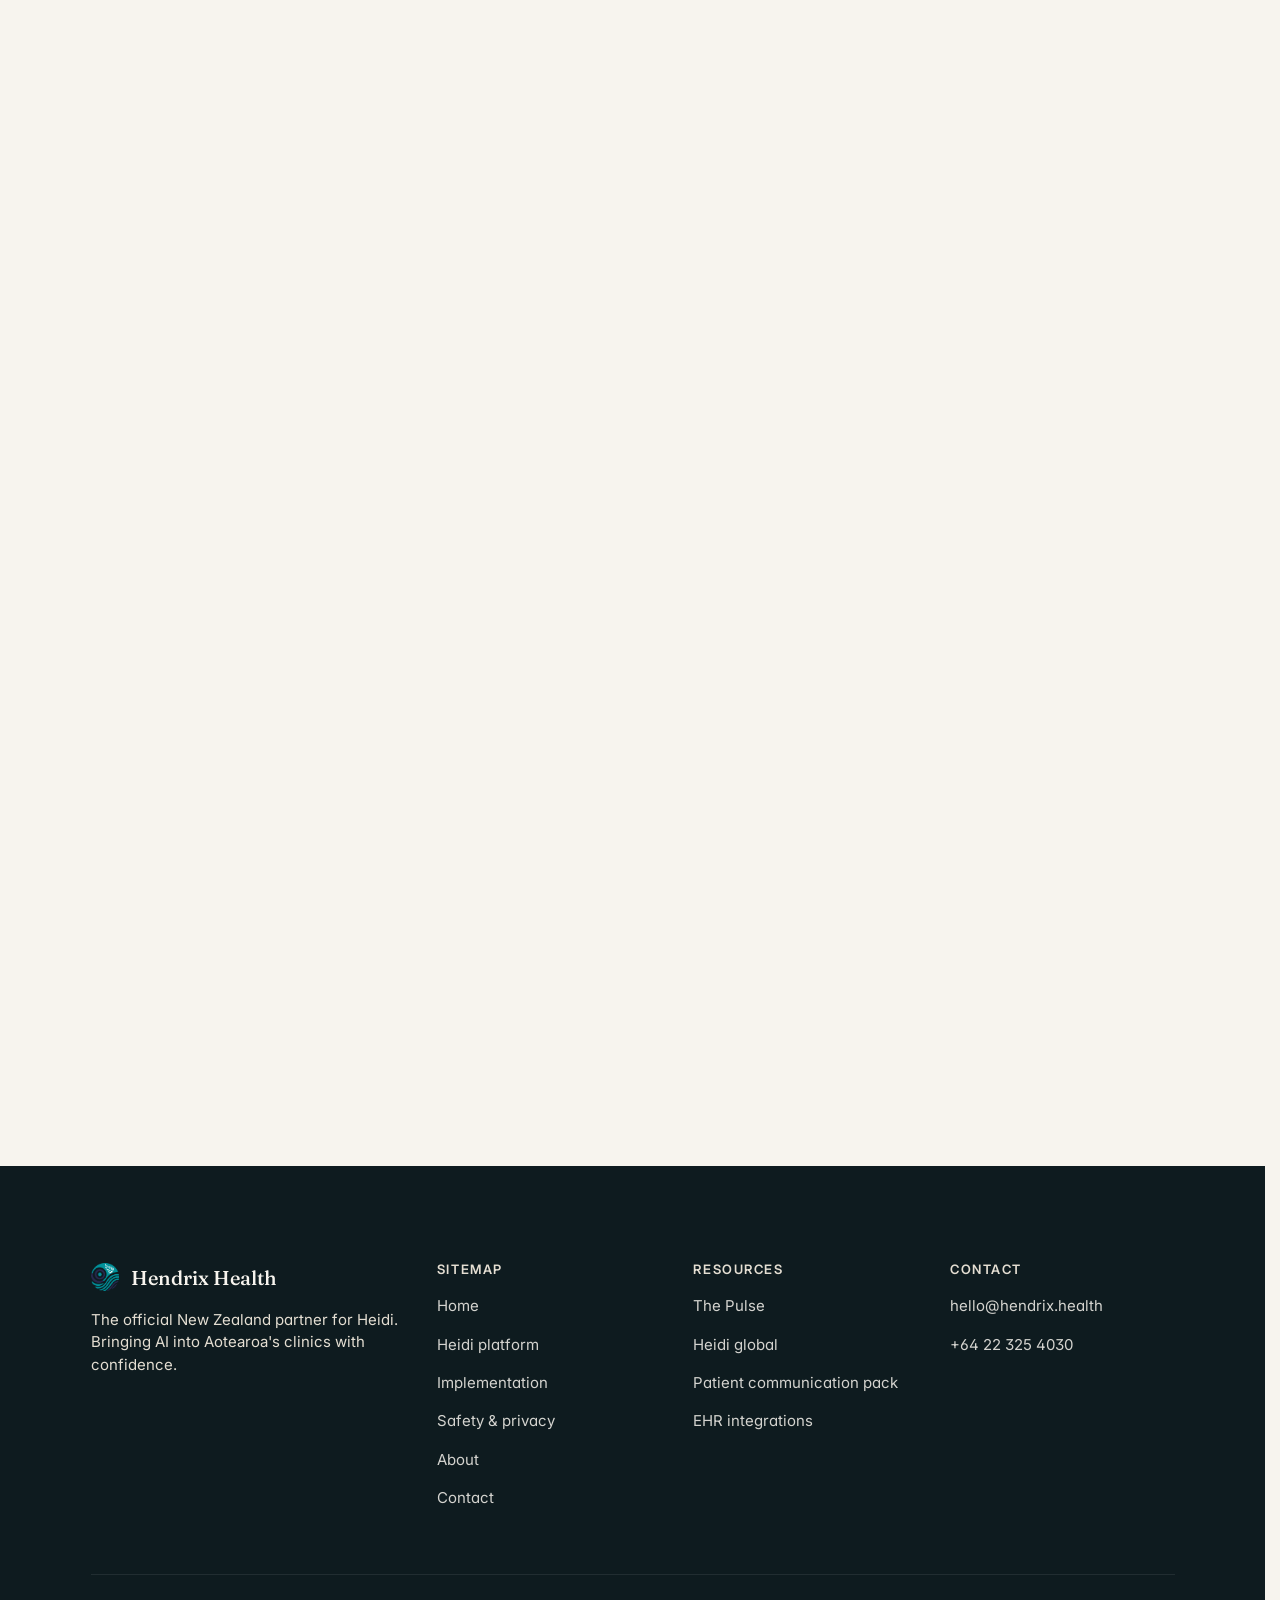
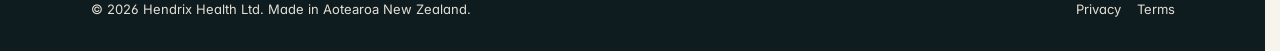
<file: privacy.html>
<!doctype html>
<html lang="en-NZ">
<head>
  <meta charset="utf-8">
  <meta name="viewport" content="width=device-width, initial-scale=1, viewport-fit=cover">
  <title>Privacy policy | Hendrix Health</title>
  <meta name="description" content="How Hendrix Health Ltd collects, uses, and protects personal information collected through hendrix.health and our enquiry form. Aligned with the New Zealand Privacy Act 2020.">
  <meta name="theme-color" content="#0F7C7B">
  <meta name="robots" content="index,follow">

  <link rel="icon" href="assets/img/logo-hendrix.png" type="image/png">

  <script>
    try {
      if (sessionStorage.getItem('hh_seen') === '1') {
        document.documentElement.classList.add('reveals-off');
      }
      sessionStorage.setItem('hh_seen', '1');
    } catch (e) {}
  </script>

  <link rel="preconnect" href="https://fonts.googleapis.com">
  <link rel="preconnect" href="https://fonts.gstatic.com" crossorigin>
  <link rel="stylesheet" href="https://fonts.googleapis.com/css2?family=Fraunces:opsz,wght,SOFT@9..144,300..600,30..100&family=Inter:wght@400;500;600;700&family=JetBrains+Mono:wght@500&display=swap">

  <link rel="stylesheet" href="assets/css/site.css">
  <script defer src="assets/js/nav.js"></script>
</head>
<body>
  <a href="#main" class="skip-link">Skip to content</a>

  <header class="site-header">
    <div class="container site-header__inner">
      <a href="index.html" class="site-header__brand" aria-label="Hendrix Health home">
        <span class="site-header__brand-mark"><img src="assets/img/logo-hendrix.png" alt="" width="30" height="30"></span>
        <span>Hendrix&nbsp;Health</span>
      </a>
      <nav class="site-header__nav" aria-label="Primary">
        <a href="index.html">Home</a>
        <a href="heidi.html">Heidi platform</a>
        <a href="implementation.html">Implementation</a>
        <a href="safety.html">Safety &amp; privacy</a>
        <a href="about.html">About</a>
        <a href="contact.html">Contact</a>
      </nav>
      <a href="contact.html" class="btn btn--primary site-header__cta">Talk to us <span class="arrow">→</span></a>
      <button class="site-header__toggle" type="button" aria-expanded="false" aria-controls="mobile-sheet" aria-label="Open menu">
        <svg width="20" height="20" viewBox="0 0 24 24" fill="none" stroke="currentColor" stroke-width="2" stroke-linecap="round"><path d="M3 6h18M3 12h18M3 18h18"/></svg>
      </button>
    </div>
  </header>

  <div class="mobile-sheet" id="mobile-sheet" role="dialog" aria-label="Mobile navigation">
    <a href="index.html">Home</a>
    <a href="heidi.html">Heidi platform</a>
    <a href="implementation.html">Implementation</a>
    <a href="safety.html">Safety &amp; privacy</a>
    <a href="about.html">About</a>
    <a href="contact.html">Contact</a>
    <a href="https://pulse.hendrix.health/" rel="noopener">The Pulse ↗</a>
    <a href="contact.html" class="btn btn--primary btn--lg">Talk to us</a>
  </div>

  <main id="main">

    <!-- ─── Page hero ────────────────────────────────────────────── -->
    <section class="page-hero">
      <div class="container container--narrow">
        <span class="eyebrow">Privacy</span>
        <h1>Privacy policy.</h1>
        <p class="page-hero__subtitle">
          How Hendrix Health Ltd collects, uses, and protects personal information
          submitted through hendrix.health and our enquiry form. This policy is aligned
          with the New Zealand Privacy Act 2020.
        </p>
        <p class="page-hero__subtitle" style="margin-top: var(--s-4); font-size: var(--fs-sm); color: var(--ink-mute);">
          Looking for how Heidi handles consultation data inside the product? See
          <a href="safety.html" style="color: var(--accent-deep); font-weight: 500;">Safety &amp; privacy</a>
          for the clinician- and patient-facing version of that.
        </p>
      </div>
    </section>

    <!-- ─── Body ─────────────────────────────────────────────────── -->
    <section class="section section--tight">
      <div class="container container--narrow">

        <div class="legal-meta" data-reveal>
          <div>
            <b>Last updated</b>
            27 April 2026
          </div>
          <div>
            <b>Data controller</b>
            Hendrix Health Ltd, Aotearoa New Zealand
          </div>
          <div>
            <b>Contact</b>
            <a href="mailto:privacy@hendrix.health">privacy@hendrix.health</a>
          </div>
        </div>

        <nav class="legal-toc" aria-label="Sections of this policy">
          <h2>On this page</h2>
          <ol>
            <li><a href="#scope">What this policy covers</a></li>
            <li><a href="#what">Information we collect</a></li>
            <li><a href="#why">Why we collect it</a></li>
            <li><a href="#sharing">Who we share it with</a></li>
            <li><a href="#cookies">Cookies &amp; analytics</a></li>
            <li><a href="#retention">How long we keep it</a></li>
            <li><a href="#security">Security</a></li>
            <li><a href="#rights">Your rights</a></li>
            <li><a href="#children">Children</a></li>
            <li><a href="#changes">Changes to this policy</a></li>
            <li><a href="#contact">Contact &amp; complaints</a></li>
          </ol>
        </nav>

        <article class="prose" data-reveal>
          <h2 id="scope">1. What this policy covers</h2>
          <p>
            This policy applies to the website at <strong>hendrix.health</strong> and its
            sub-pages, including any enquiry form submissions, newsletter sign-ups, and
            email correspondence with our team. It is published by Hendrix Health Ltd
            ("Hendrix", "we", "us"), a company registered in <span lang="mi">Aotearoa</span> New Zealand.
          </p>
          <p>
            This policy <strong>does not</strong> cover personal or health information processed by
            the Heidi product itself during clinical use. Heidi is provided by Heidi Health
            Pty Ltd; how Heidi handles consultation data is described in Heidi's own privacy
            documentation and in our plain-language explainer at <a href="safety.html">Safety &amp; privacy</a>.
          </p>

          <h2 id="what">2. Information we collect</h2>
          <p>We only collect information you choose to provide, plus a small amount of automatic technical data when you use the site.</p>
          <table>
            <thead>
              <tr><th>Type</th><th>What it includes</th><th>How we collect it</th></tr>
            </thead>
            <tbody>
              <tr>
                <td><strong>Enquiry information</strong></td>
                <td>Name, role, organisation, sector, email, phone (optional), interest selections, and the message you write</td>
                <td>You submit it via the contact form on hendrix.health/contact</td>
              </tr>
              <tr>
                <td><strong>Email correspondence</strong></td>
                <td>Whatever you send us</td>
                <td>You email us directly at hello@hendrix.health or a named team address</td>
              </tr>
              <tr>
                <td><strong>Newsletter sign-up</strong></td>
                <td>Email address (and any name you provide)</td>
                <td>You sign up to <em>The Pulse</em> via pulse.hendrix.health</td>
              </tr>
              <tr>
                <td><strong>Technical / log data</strong></td>
                <td>IP address, browser, page path, referrer, timestamp</td>
                <td>Standard server logs, retained briefly for security and operational diagnostics</td>
              </tr>
              <tr>
                <td><strong>Anonymised analytics</strong></td>
                <td>Aggregated page views and traffic sources</td>
                <td>Privacy-preserving analytics (no cross-site tracking, no advertising cookies)</td>
              </tr>
            </tbody>
          </table>

          <h2 id="why">3. Why we collect it</h2>
          <p>We collect personal information for the following purposes only:</p>
          <ul>
            <li>To respond to your enquiry, schedule a call, or send the resources you've asked for</li>
            <li>To deliver implementation, training, and ongoing support if you become a customer</li>
            <li>To send you <em>The Pulse</em> if you've subscribed (unsubscribe at any time, link in every email)</li>
            <li>To operate, secure, and improve the website and our internal systems</li>
            <li>To meet our legal and contractual obligations</li>
          </ul>
          <p>
            We do <strong>not</strong> use your personal information for advertising, profiling,
            or sale to third parties. We do not run programmatic advertising on this site.
          </p>

          <h2 id="sharing">4. Who we share it with</h2>
          <p>We share information only with parties that help us run our business, and only as much as they need to do their job.</p>
          <ul>
            <li><strong>Email and CRM providers</strong> &mdash; to receive, route, and follow up on enquiries.</li>
            <li><strong>Cloud hosting and infrastructure providers</strong> &mdash; for website hosting, automation workflows, and email delivery.</li>
            <li><strong>Heidi Health Pty Ltd</strong> &mdash; where you specifically ask us to refer you, set up an account, or coordinate procurement on your behalf.</li>
            <li><strong>Professional advisers</strong> (legal, accounting, audit) &mdash; only where necessary and under confidentiality.</li>
            <li><strong>Government or regulators</strong> &mdash; only where we are legally required to.</li>
          </ul>
          <p>
            We do not sell, rent, or trade personal information. Some of our service providers
            store data outside New Zealand (typically in Australia, the EU, or the United States).
            Where they do, we take reasonable steps to ensure comparable protection.
          </p>

          <h2 id="cookies">5. Cookies &amp; analytics</h2>
          <p>
            hendrix.health uses a small number of strictly-necessary cookies (e.g. for
            session and security), and privacy-preserving aggregate analytics to understand
            how the site is used. We do not use advertising cookies, third-party trackers,
            or cross-site profiling.
          </p>
          <p>
            You can block or delete cookies in your browser at any time without affecting
            your ability to read the site.
          </p>

          <h2 id="retention">6. How long we keep it</h2>
          <ul>
            <li><strong>Enquiry data</strong> &mdash; retained for as long as we have an active conversation with you, plus a reasonable period for follow-up. Typically 24 months unless you become a customer.</li>
            <li><strong>Customer records</strong> &mdash; retained for the life of the engagement and for the period required by NZ tax and contract law thereafter.</li>
            <li><strong>Newsletter list</strong> &mdash; retained until you unsubscribe.</li>
            <li><strong>Server logs</strong> &mdash; retained briefly (typically 30&ndash;90 days) for security and operational reasons, then deleted or aggregated.</li>
          </ul>
          <p>You can ask us to delete your information sooner &mdash; see <a href="#rights">Your rights</a>.</p>

          <h2 id="security">7. Security</h2>
          <p>
            We use commercially reasonable technical and organisational measures to protect
            personal information from loss, misuse, and unauthorised access. These include
            encryption in transit, access controls on internal systems, and routine review of
            our suppliers' security posture.
          </p>
          <p>
            No system is perfectly secure. If we ever became aware of a privacy breach
            affecting your information, we would notify you and the Office of the Privacy
            Commissioner where required by law.
          </p>

          <h2 id="rights">8. Your rights</h2>
          <p>Under the New Zealand Privacy Act 2020 you have the right to:</p>
          <ul>
            <li><strong>Access</strong> the personal information we hold about you</li>
            <li><strong>Correct</strong> information that is wrong or out of date</li>
            <li><strong>Withdraw consent</strong> for newsletter subscriptions or marketing emails</li>
            <li><strong>Ask us to delete</strong> your information, subject to any legal or contractual retention obligations</li>
            <li><strong>Complain</strong> to us, and onward to the Office of the Privacy Commissioner if you remain unsatisfied</li>
          </ul>
          <p>
            To exercise any of these rights, email <a href="mailto:privacy@hendrix.health">privacy@hendrix.health</a>.
            We will respond within twenty (20) working days.
          </p>

          <h2 id="children">9. Children</h2>
          <p>
            Our website and enquiry form are intended for healthcare professionals,
            organisations, and adults considering Hendrix's services. We do not knowingly
            collect personal information from children. If you believe a child has submitted
            information through our site, please email us and we will delete it.
          </p>

          <h2 id="changes">10. Changes to this policy</h2>
          <p>
            We may update this policy from time to time. The "last updated" date at the top
            of the page reflects the most recent revision. Material changes will be flagged
            on the website and, where relevant, communicated to active customers directly.
          </p>

          <h2 id="contact">11. Contact &amp; complaints</h2>
          <p>For any privacy question, request, or complaint, contact us at:</p>
          <ul>
            <li><strong>Email:</strong> <a href="mailto:privacy@hendrix.health">privacy@hendrix.health</a></li>
            <li><strong>General contact:</strong> <a href="mailto:hello@hendrix.health">hello@hendrix.health</a></li>
            <li><strong>Postal:</strong> Hendrix Health Ltd, <span lang="mi">Aotearoa</span> New Zealand</li>
          </ul>
          <p>
            If you are not satisfied with our response, you may contact the Office of the
            Privacy Commissioner of New Zealand at
            <a href="https://www.privacy.org.nz" rel="noopener">privacy.org.nz</a>.
          </p>
        </article>

      </div>
    </section>

  </main>

  <footer class="site-footer">
    <div class="container">
      <div class="site-footer__grid">
        <div class="site-footer__brand">
          <div class="site-footer__brand-line">
            <img src="assets/img/logo-hendrix.png" alt="" width="28" height="28">
            <span>Hendrix Health</span>
          </div>
          <p class="site-footer__tagline">The official New Zealand partner for Heidi. Bringing AI into <span lang="mi">Aotearoa</span>'s clinics with confidence.</p>
        </div>
        <div class="site-footer__col">
          <h4>Sitemap</h4>
          <ul>
            <li><a href="index.html">Home</a></li>
            <li><a href="heidi.html">Heidi platform</a></li>
            <li><a href="implementation.html">Implementation</a></li>
            <li><a href="safety.html">Safety &amp; privacy</a></li>
            <li><a href="about.html">About</a></li>
            <li><a href="contact.html">Contact</a></li>
          </ul>
        </div>
        <div class="site-footer__col">
          <h4>Resources</h4>
          <ul>
            <li><a href="https://pulse.hendrix.health/" rel="noopener">The Pulse</a></li>
            <li><a href="https://www.heidihealth.com" rel="noopener">Heidi global</a></li>
            <li><a href="safety.html#patient-comms">Patient communication pack</a></li>
            <li><a href="heidi.html#integrations">EHR integrations</a></li>
          </ul>
        </div>
        <div class="site-footer__col">
          <h4>Contact</h4>
          <ul>
            <li><a href="mailto:hello@hendrix.health">hello@hendrix.health</a></li>
            <li><a href="tel:+64223254030">+64 22 325 4030</a></li>
          </ul>
        </div>
      </div>
      <div class="site-footer__legal">
        <span>© 2026 Hendrix Health Ltd. Made in <span lang="mi">Aotearoa</span> New Zealand.</span>
        <span><a href="privacy.html" aria-current="page">Privacy</a><a href="terms.html">Terms</a></span>
      </div>
    </div>
  </footer>

</body>
</html>
</file>
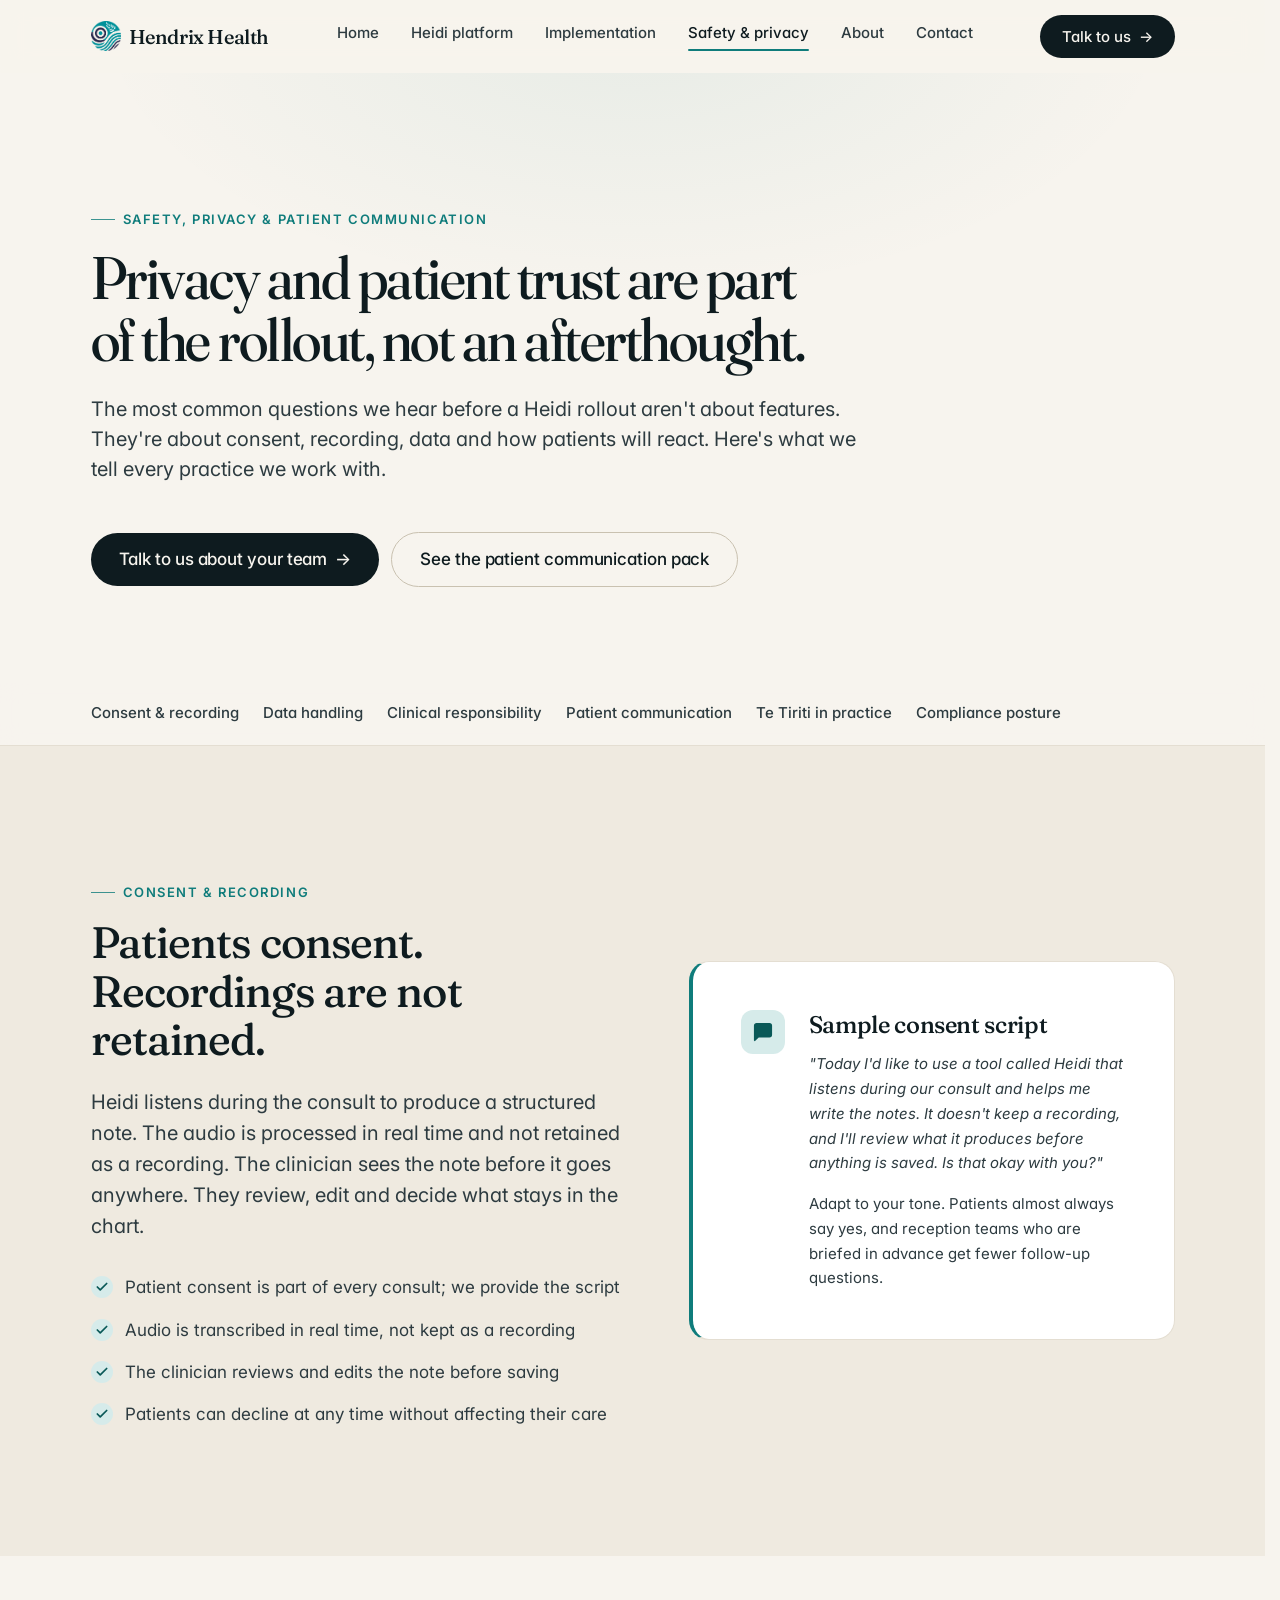
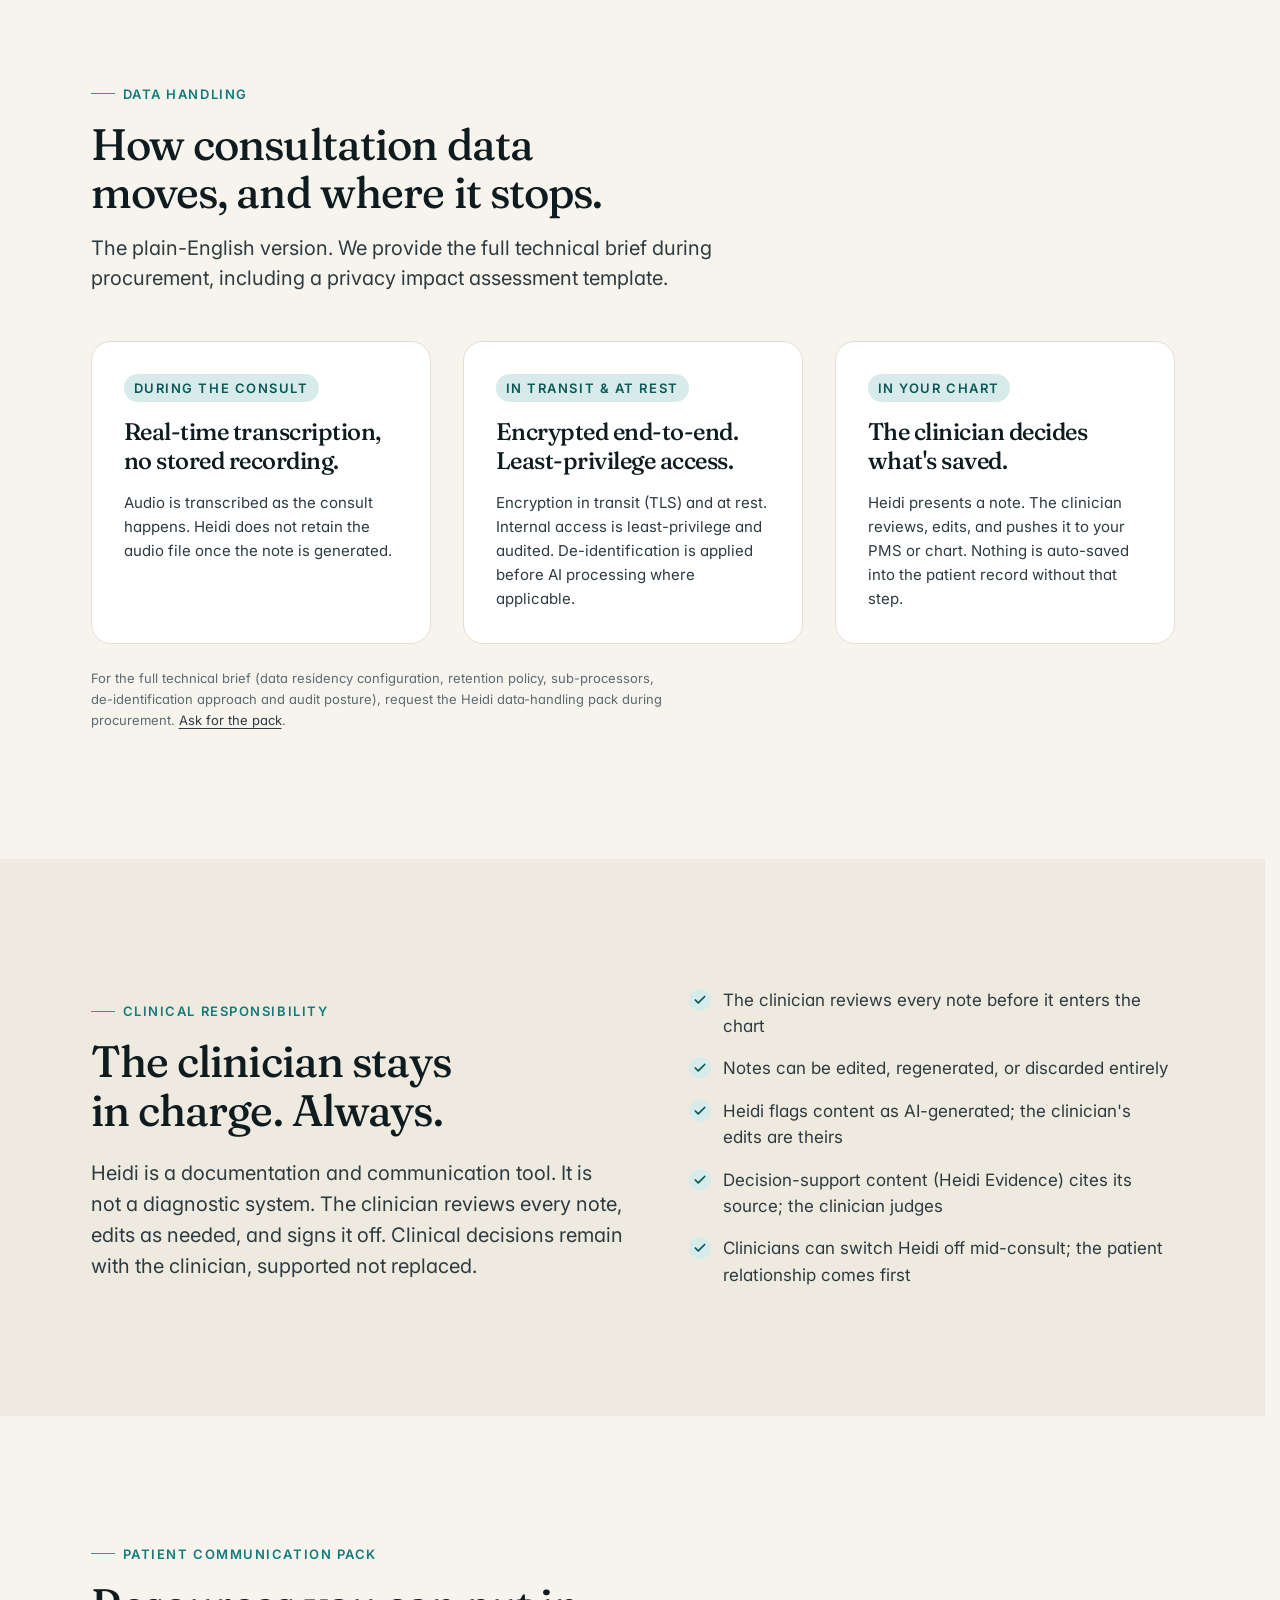
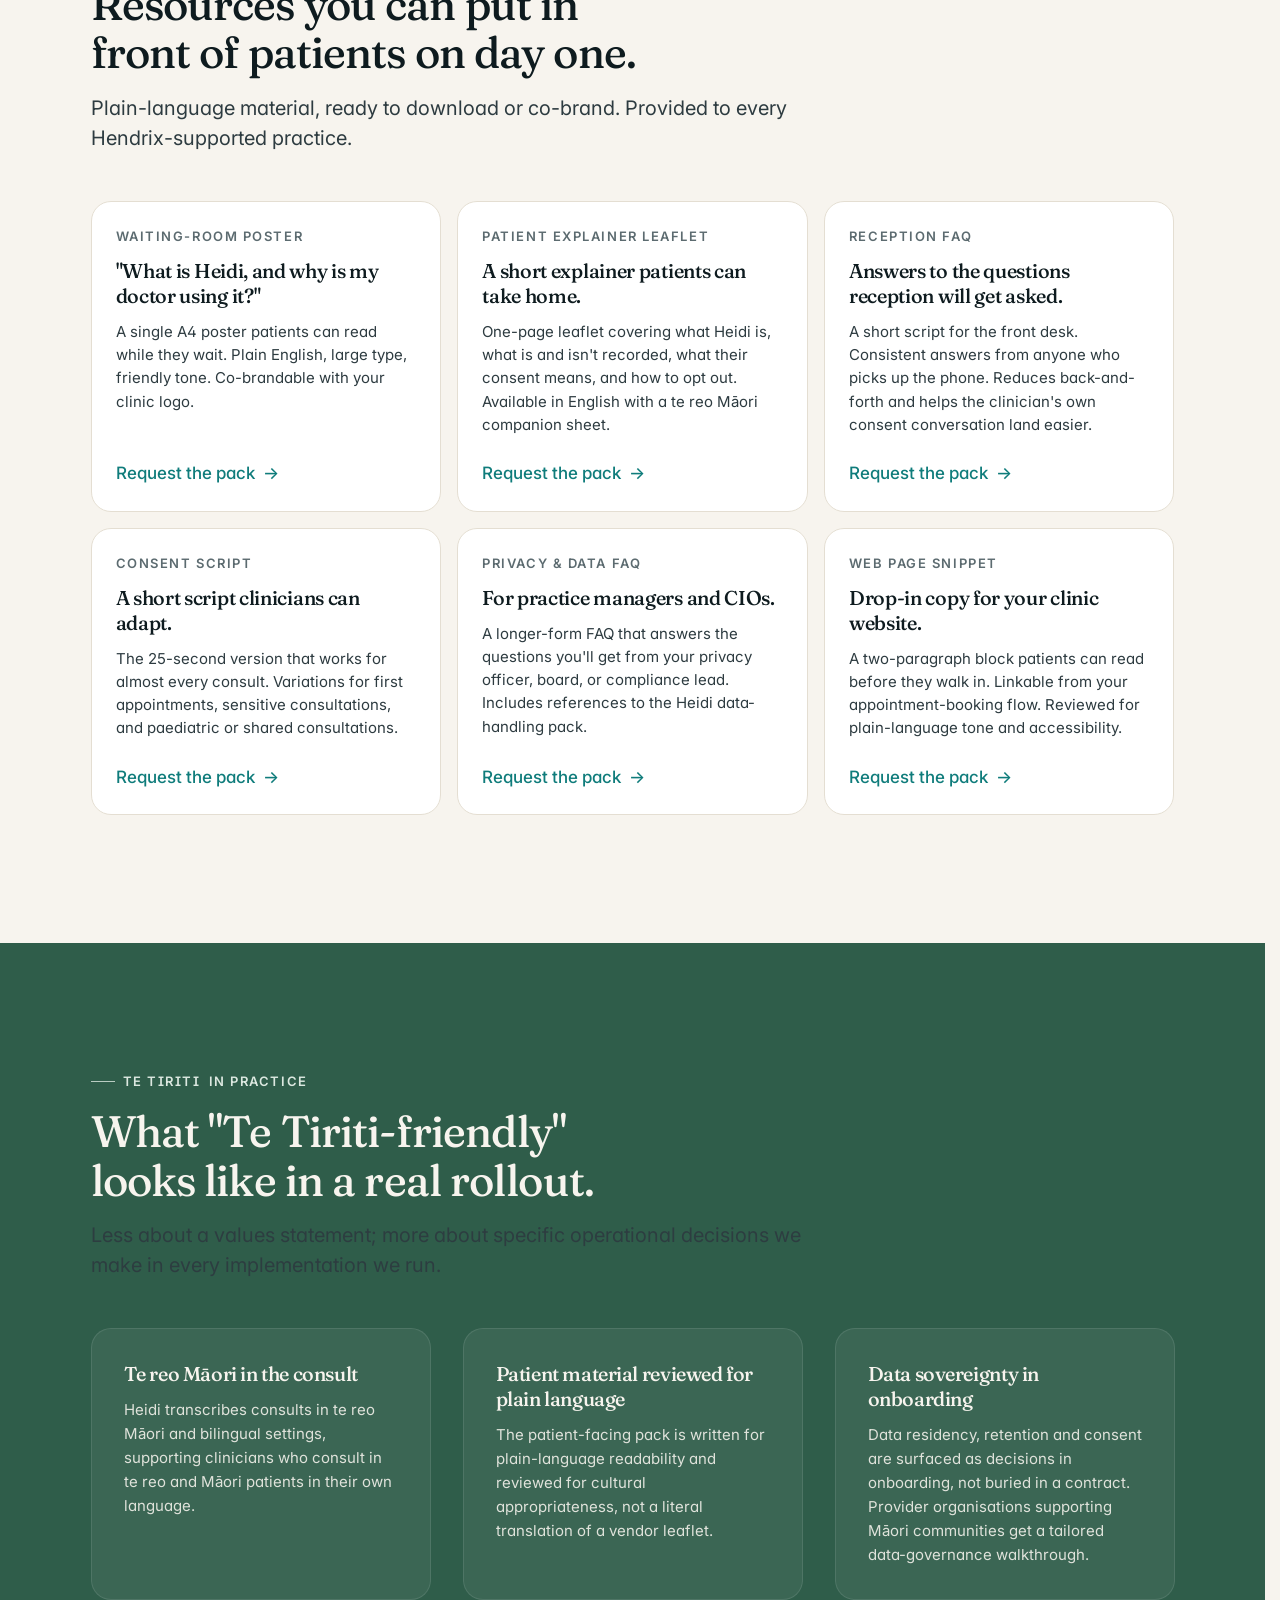
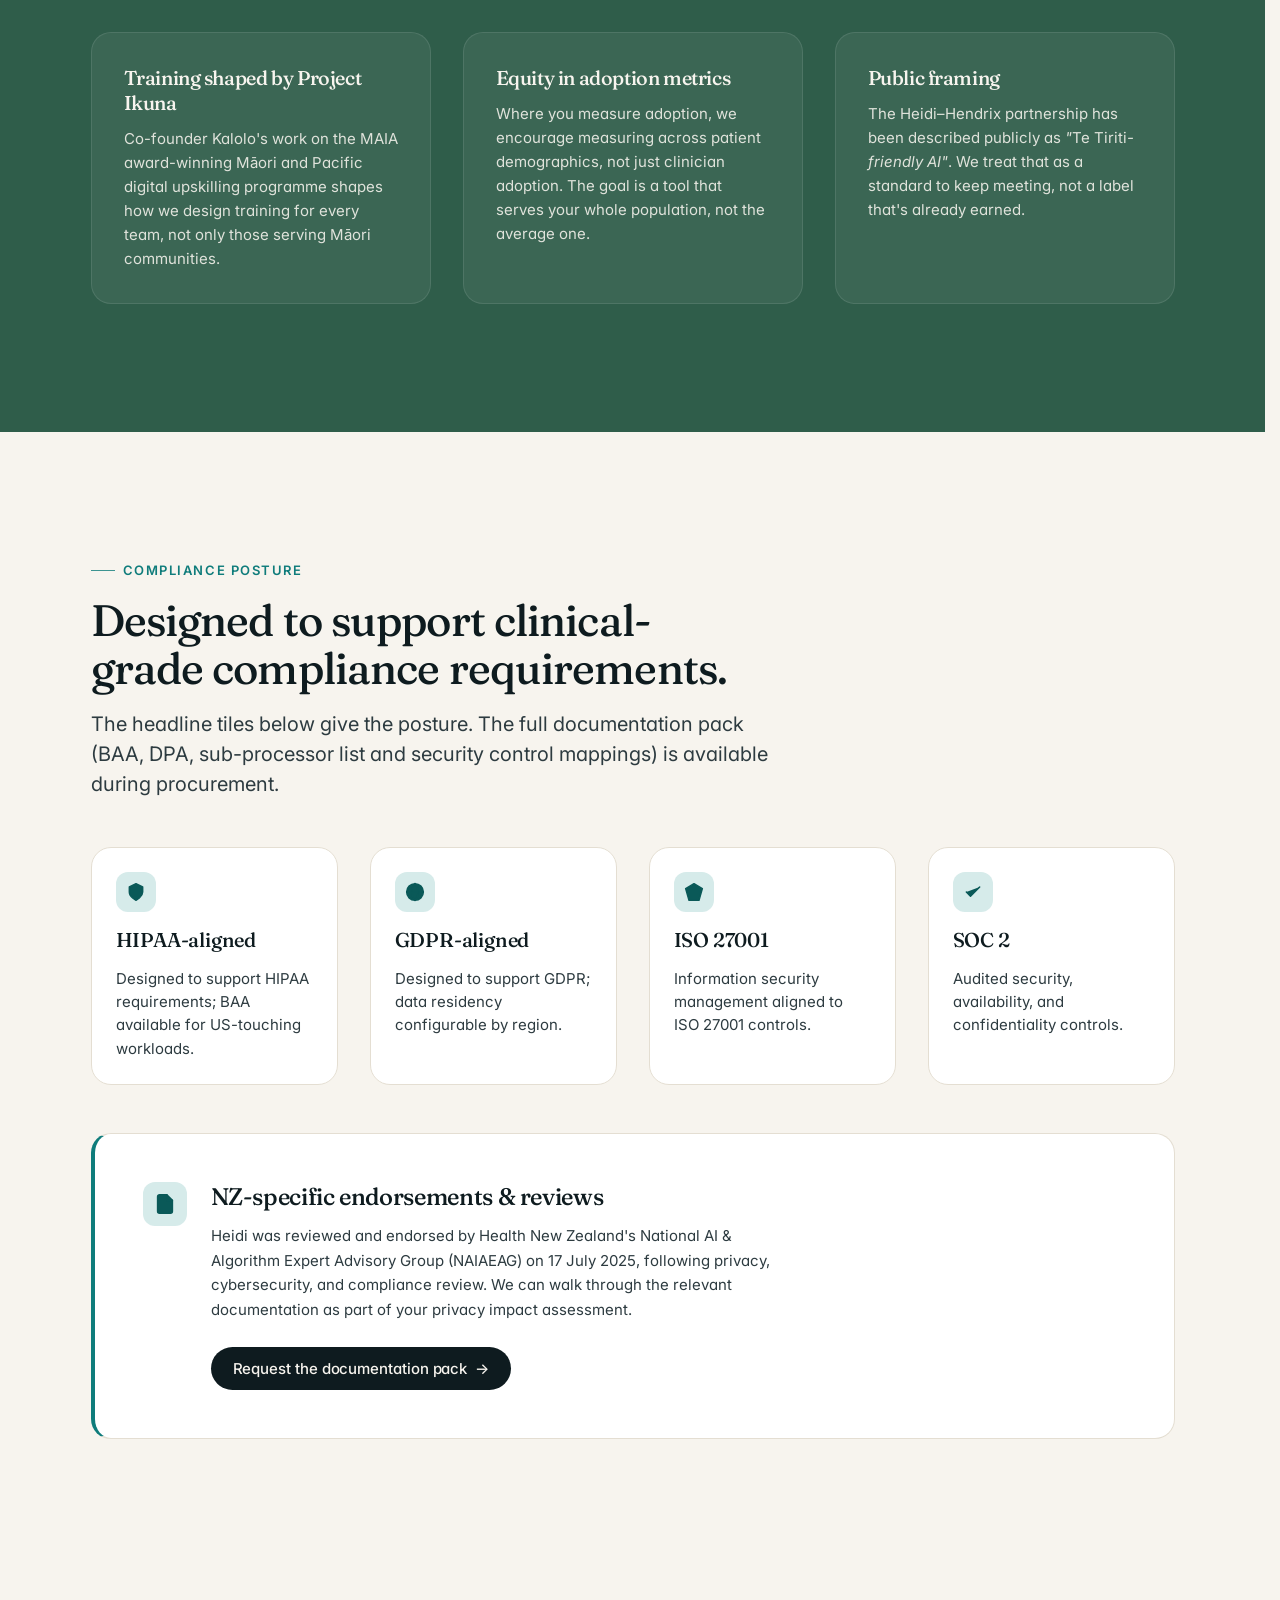
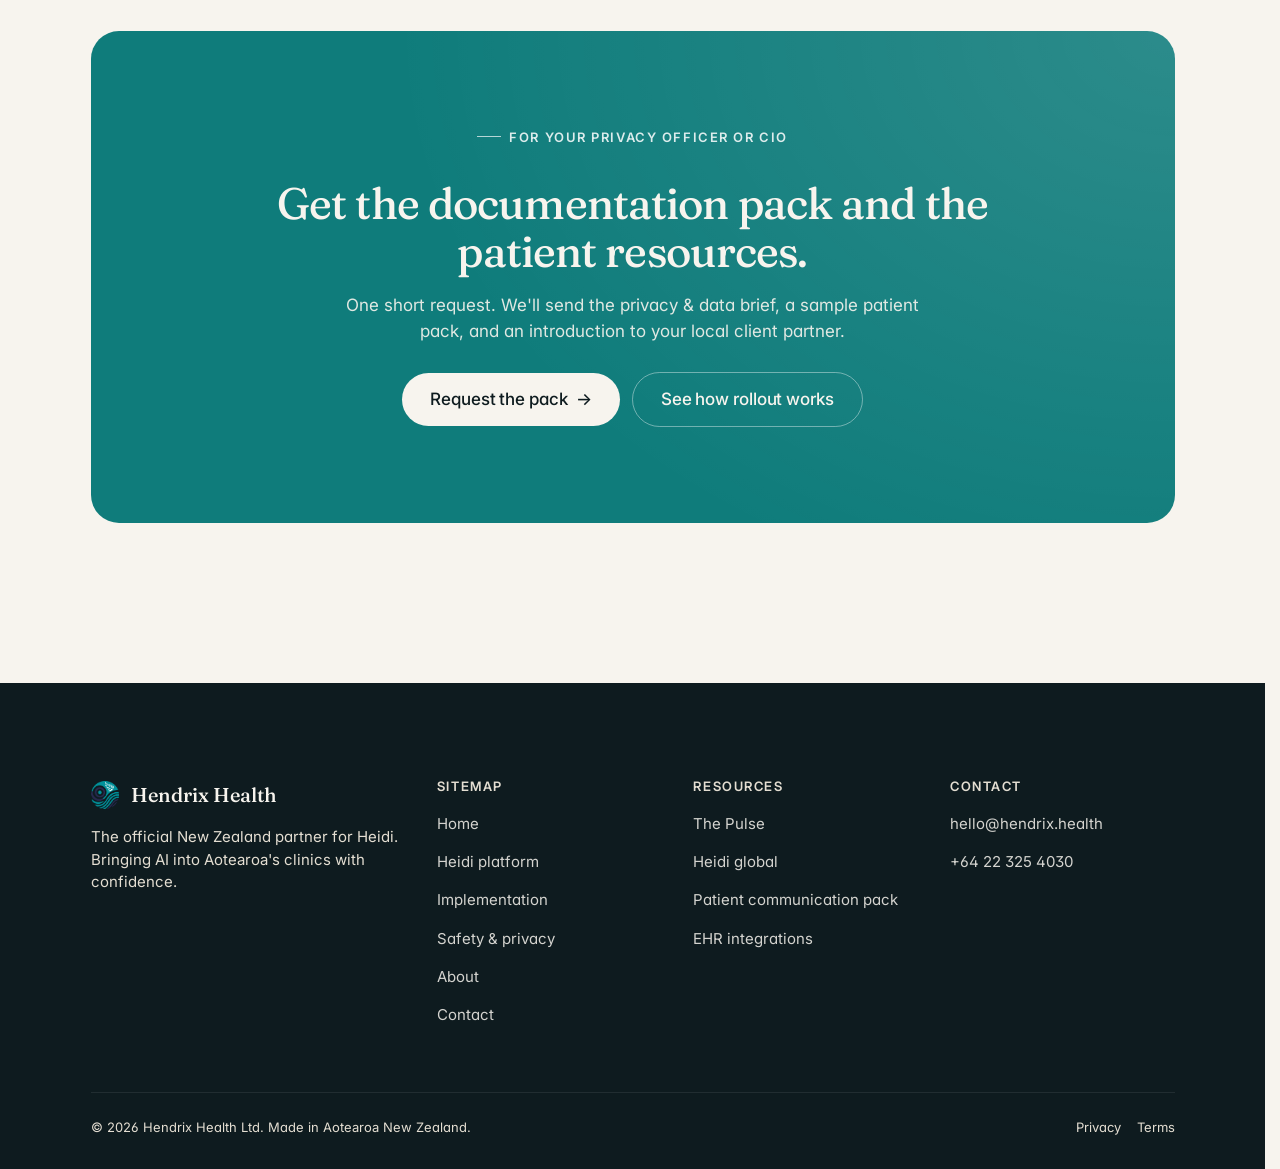
<file: safety.html>
<!doctype html>
<html lang="en-NZ">
<head>
  <meta charset="utf-8">
  <meta name="viewport" content="width=device-width, initial-scale=1, viewport-fit=cover">
  <title>Safety, privacy &amp; patient communication | Hendrix Health</title>
  <meta name="description" content="How Heidi handles consultation data, patient consent, and clinical responsibility — and the patient-communication pack Hendrix gives every NZ practice we work with.">
  <meta name="theme-color" content="#0F7C7B">

  <meta property="og:type" content="website">
  <meta property="og:title" content="Safety, privacy &amp; patient communication — Hendrix Health">
  <meta property="og:description" content="Privacy-by-design AI scribing, with the patient resources to match.">
  <meta property="og:url" content="https://hendrix.health/safety">
  <meta property="og:image" content="assets/img/og/og-home.png">

  <link rel="icon" href="assets/img/logo-hendrix.png" type="image/png">

  <script>
    try {
      if (sessionStorage.getItem('hh_seen') === '1') {
        document.documentElement.classList.add('reveals-off');
      }
      sessionStorage.setItem('hh_seen', '1');
    } catch (e) {}
  </script>

  <link rel="preconnect" href="https://fonts.googleapis.com">
  <link rel="preconnect" href="https://fonts.gstatic.com" crossorigin>
  <link rel="stylesheet" href="https://fonts.googleapis.com/css2?family=Fraunces:opsz,wght,SOFT@9..144,300..600,30..100&family=Inter:wght@400;500;600;700&family=JetBrains+Mono:wght@500&display=swap">

  <link rel="stylesheet" href="assets/css/site.css">
  <script defer src="assets/js/nav.js"></script>
  <script defer src="assets/js/reveal.js"></script>
</head>
<body>
  <a href="#main" class="skip-link">Skip to content</a>

  <header class="site-header">
    <div class="container site-header__inner">
      <a href="index.html" class="site-header__brand" aria-label="Hendrix Health home">
        <span class="site-header__brand-mark"><img src="assets/img/logo-hendrix.png" alt="" width="30" height="30"></span>
        <span>Hendrix&nbsp;Health</span>
      </a>
      <nav class="site-header__nav" aria-label="Primary">
        <a href="index.html">Home</a>
        <a href="heidi.html">Heidi platform</a>
        <a href="implementation.html">Implementation</a>
        <a href="safety.html" aria-current="page">Safety &amp; privacy</a>
        <a href="about.html">About</a>
        <a href="contact.html">Contact</a>
      </nav>
      <a href="contact.html" class="btn btn--primary site-header__cta">Talk to us <span class="arrow">→</span></a>
      <button class="site-header__toggle" type="button" aria-expanded="false" aria-controls="mobile-sheet" aria-label="Open menu">
        <svg width="20" height="20" viewBox="0 0 24 24" fill="none" stroke="currentColor" stroke-width="2" stroke-linecap="round"><path d="M3 6h18M3 12h18M3 18h18"/></svg>
      </button>
    </div>
  </header>

  <div class="mobile-sheet" id="mobile-sheet" role="dialog" aria-label="Mobile navigation">
    <a href="index.html">Home</a>
    <a href="heidi.html">Heidi platform</a>
    <a href="implementation.html">Implementation</a>
    <a href="safety.html">Safety &amp; privacy</a>
    <a href="about.html">About</a>
    <a href="contact.html">Contact</a>
    <a href="https://pulse.hendrix.health/" rel="noopener">The Pulse ↗</a>
    <a href="contact.html" class="btn btn--primary btn--lg">Talk to us</a>
  </div>

  <main id="main">

    <!-- ─── Page hero ────────────────────────────────────────────── -->
    <section class="page-hero">
      <div class="container">
        <span class="eyebrow">Safety, privacy &amp; patient communication</span>
        <h1>Privacy and patient trust are part of the rollout, not an afterthought.</h1>
        <p class="page-hero__subtitle">
          The most common questions we hear before a Heidi rollout aren't about features.
          They're about consent, recording, data and how patients will react. Here's
          what we tell every practice we work with.
        </p>
        <div class="cluster" style="margin-top: var(--s-7);">
          <a href="contact.html" class="btn btn--primary btn--lg">Talk to us about your team <span class="arrow">→</span></a>
          <a href="#patient-comms" class="btn btn--ghost btn--lg">See the patient communication pack</a>
        </div>
      </div>
    </section>

    <!-- ─── Sub-nav ──────────────────────────────────────────────── -->
    <div class="subnav">
      <div class="container">
        <nav class="subnav__inner" aria-label="On this page">
          <a href="#consent">Consent &amp; recording</a>
          <a href="#data">Data handling</a>
          <a href="#clinical">Clinical responsibility</a>
          <a href="#patient-comms">Patient communication</a>
          <a href="#tiriti"><span lang="mi">Te Tiriti</span> in practice</a>
          <a href="#compliance">Compliance posture</a>
        </nav>
      </div>
    </div>

    <!-- ─── Consent & recording ─────────────────────────────────── -->
    <section class="section section--alt" id="consent">
      <div class="container">
        <div class="split">
          <div data-reveal>
            <span class="eyebrow">Consent &amp; recording</span>
            <h2>Patients consent. Recordings are not retained.</h2>
            <p style="margin-top: var(--s-5); font-size: var(--fs-md); color: var(--ink-soft); line-height: 1.55;">
              Heidi listens during the consult to produce a structured note. The audio is processed in real time and not retained as a recording. The clinician sees the note before it goes anywhere. They review, edit and decide what stays in the chart.
            </p>
            <ul class="feature-list" style="margin-top: var(--s-6);">
              <li>Patient consent is part of every consult; we provide the script</li>
              <li>Audio is transcribed in real time, not kept as a recording</li>
              <li>The clinician reviews and edits the note before saving</li>
              <li>Patients can decline at any time without affecting their care</li>
            </ul>
          </div>

          <aside class="callout" data-reveal data-reveal-delay="120">
            <span class="callout__icon" aria-hidden="true">
              <svg viewBox="0 0 24 24" fill="none" stroke="currentColor" stroke-width="1.8" stroke-linecap="round" stroke-linejoin="round"><path d="M21 15a2 2 0 0 1-2 2H7l-4 4V5a2 2 0 0 1 2-2h14a2 2 0 0 1 2 2z"/></svg>
            </span>
            <div>
              <h3 class="callout__title">Sample consent script</h3>
              <p class="callout__body">
                <em>"Today I'd like to use a tool called Heidi that listens during our consult and helps me write the notes. It doesn't keep a recording, and I'll review what it produces before anything is saved. Is that okay with you?"</em>
              </p>
              <p class="callout__body" style="margin-top: var(--s-4);">
                Adapt to your tone. Patients almost always say yes, and reception teams who are briefed in advance get fewer follow-up questions.
              </p>
            </div>
          </aside>
        </div>
      </div>
    </section>

    <!-- ─── Data handling ───────────────────────────────────────── -->
    <section class="section" id="data">
      <div class="container">
        <div class="section-head">
          <span class="eyebrow">Data handling</span>
          <h2>How consultation data moves, and where it stops.</h2>
          <p>The plain-English version. We provide the full technical brief during procurement, including a privacy impact assessment template.</p>
        </div>

        <div class="grid grid--3" data-reveal>
          <article class="case">
            <span class="case__sector">During the consult</span>
            <h3 class="case__title">Real-time transcription, no stored recording.</h3>
            <p class="case__body">Audio is transcribed as the consult happens. Heidi does not retain the audio file once the note is generated.</p>
          </article>
          <article class="case">
            <span class="case__sector">In transit &amp; at rest</span>
            <h3 class="case__title">Encrypted end-to-end. Least-privilege access.</h3>
            <p class="case__body">Encryption in transit (TLS) and at rest. Internal access is least-privilege and audited. De-identification is applied before AI processing where applicable.</p>
          </article>
          <article class="case">
            <span class="case__sector">In your chart</span>
            <h3 class="case__title">The clinician decides what's saved.</h3>
            <p class="case__body">Heidi presents a note. The clinician reviews, edits, and pushes it to your PMS or chart. Nothing is auto-saved into the patient record without that step.</p>
          </article>
        </div>

        <p class="footnote">
          For the full technical brief (data residency configuration, retention policy, sub-processors,
          de-identification approach and audit posture), request the Heidi data-handling pack during procurement.
          <a href="contact.html">Ask for the pack</a>.
        </p>
      </div>
    </section>

    <!-- ─── Clinical responsibility ─────────────────────────────── -->
    <section class="section section--alt" id="clinical">
      <div class="container">
        <div class="split">
          <div data-reveal>
            <span class="eyebrow">Clinical responsibility</span>
            <h2>The clinician stays in&nbsp;charge. Always.</h2>
            <p style="margin-top: var(--s-5); font-size: var(--fs-md); color: var(--ink-soft); line-height: 1.55;">
              Heidi is a documentation and communication tool. It is not a diagnostic
              system. The clinician reviews every note, edits as needed, and signs it
              off. Clinical decisions remain with the clinician, supported not replaced.
            </p>
          </div>

          <ul class="feature-list" data-reveal data-reveal-delay="120">
            <li>The clinician reviews every note before it enters the chart</li>
            <li>Notes can be edited, regenerated, or discarded entirely</li>
            <li>Heidi flags content as AI-generated; the clinician's edits are theirs</li>
            <li>Decision-support content (Heidi Evidence) cites its source; the clinician judges</li>
            <li>Clinicians can switch Heidi off mid-consult; the patient relationship comes first</li>
          </ul>
        </div>
      </div>
    </section>

    <!-- ─── Patient communication pack ──────────────────────────── -->
    <section class="section" id="patient-comms">
      <div class="container">
        <div class="section-head">
          <span class="eyebrow">Patient communication pack</span>
          <h2>Resources you can put in front of patients on day&nbsp;one.</h2>
          <p>Plain-language material, ready to download or co-brand. Provided to every Hendrix-supported practice.</p>
        </div>

        <div class="resource-grid" data-reveal>
          <article class="resource">
            <span class="resource__type">Waiting-room poster</span>
            <h3 class="resource__name">"What is Heidi, and why is my doctor using it?"</h3>
            <p class="resource__desc">A single A4 poster patients can read while they wait. Plain English, large type, friendly tone. Co-brandable with your clinic logo.</p>
            <a href="contact.html" class="linkout resource__cta">Request the pack</a>
          </article>

          <article class="resource">
            <span class="resource__type">Patient explainer leaflet</span>
            <h3 class="resource__name">A short explainer patients can take home.</h3>
            <p class="resource__desc">One-page leaflet covering what Heidi is, what is and isn't recorded, what their consent means, and how to opt out. Available in English with a <span lang="mi">te reo Māori</span> companion sheet.</p>
            <a href="contact.html" class="linkout resource__cta">Request the pack</a>
          </article>

          <article class="resource">
            <span class="resource__type">Reception FAQ</span>
            <h3 class="resource__name">Answers to the questions reception will get asked.</h3>
            <p class="resource__desc">A short script for the front desk. Consistent answers from anyone who picks up the phone. Reduces back-and-forth and helps the clinician's own consent conversation land easier.</p>
            <a href="contact.html" class="linkout resource__cta">Request the pack</a>
          </article>

          <article class="resource">
            <span class="resource__type">Consent script</span>
            <h3 class="resource__name">A short script clinicians can adapt.</h3>
            <p class="resource__desc">The 25-second version that works for almost every consult. Variations for first appointments, sensitive consultations, and paediatric or shared consultations.</p>
            <a href="contact.html" class="linkout resource__cta">Request the pack</a>
          </article>

          <article class="resource">
            <span class="resource__type">Privacy &amp; data FAQ</span>
            <h3 class="resource__name">For practice managers and CIOs.</h3>
            <p class="resource__desc">A longer-form FAQ that answers the questions you'll get from your privacy officer, board, or compliance lead. Includes references to the Heidi data-handling pack.</p>
            <a href="contact.html" class="linkout resource__cta">Request the pack</a>
          </article>

          <article class="resource">
            <span class="resource__type">Web page snippet</span>
            <h3 class="resource__name">Drop-in copy for your clinic website.</h3>
            <p class="resource__desc">A two-paragraph block patients can read before they walk in. Linkable from your appointment-booking flow. Reviewed for plain-language tone and accessibility.</p>
            <a href="contact.html" class="linkout resource__cta">Request the pack</a>
          </article>
        </div>
      </div>
    </section>

    <!-- ─── Te Tiriti in practice ───────────────────────────────── -->
    <section class="section section--pounamu" id="tiriti">
      <div class="container">
        <div class="section-head">
          <span class="eyebrow"><span lang="mi">Te Tiriti</span> in practice</span>
          <h2>What "<span lang="mi">Te Tiriti</span>-friendly" looks like in a real rollout.</h2>
          <p style="opacity: .92;">Less about a values statement; more about specific operational decisions we make in every implementation we run.</p>
        </div>

        <div class="grid grid--3" data-reveal>
          <article style="padding: var(--s-6); background: rgba(255,255,255,.06); border-radius: var(--r-lg); border: 1px solid rgba(255,255,255,.1);">
            <h3 style="font-family: var(--font-display); font-size: var(--fs-md); margin-bottom: var(--s-3); color: var(--paper);"><span lang="mi">Te reo Māori</span> in the consult</h3>
            <p style="font-size: var(--fs-sm); line-height: 1.6; opacity: .88;">
              Heidi transcribes consults in <span lang="mi">te reo Māori</span> and bilingual settings, supporting clinicians who consult in <span lang="mi">te reo</span> and <span lang="mi">Māori</span> patients in their own language.
            </p>
          </article>
          <article style="padding: var(--s-6); background: rgba(255,255,255,.06); border-radius: var(--r-lg); border: 1px solid rgba(255,255,255,.1);">
            <h3 style="font-family: var(--font-display); font-size: var(--fs-md); margin-bottom: var(--s-3); color: var(--paper);">Patient material reviewed for plain language</h3>
            <p style="font-size: var(--fs-sm); line-height: 1.6; opacity: .88;">
              The patient-facing pack is written for plain-language readability and reviewed for cultural appropriateness, not a literal translation of a vendor leaflet.
            </p>
          </article>
          <article style="padding: var(--s-6); background: rgba(255,255,255,.06); border-radius: var(--r-lg); border: 1px solid rgba(255,255,255,.1);">
            <h3 style="font-family: var(--font-display); font-size: var(--fs-md); margin-bottom: var(--s-3); color: var(--paper);">Data sovereignty in onboarding</h3>
            <p style="font-size: var(--fs-sm); line-height: 1.6; opacity: .88;">
              Data residency, retention and consent are surfaced as decisions in onboarding, not buried in a contract. Provider organisations supporting <span lang="mi">Māori</span> communities get a tailored data-governance walkthrough.
            </p>
          </article>
          <article style="padding: var(--s-6); background: rgba(255,255,255,.06); border-radius: var(--r-lg); border: 1px solid rgba(255,255,255,.1);">
            <h3 style="font-family: var(--font-display); font-size: var(--fs-md); margin-bottom: var(--s-3); color: var(--paper);">Training shaped by Project Ikuna</h3>
            <p style="font-size: var(--fs-sm); line-height: 1.6; opacity: .88;">
              Co-founder Kalolo's work on the MAIA award-winning <span lang="mi">Māori</span> and Pacific digital upskilling programme shapes how we design training for every team, not only those serving <span lang="mi">Māori</span> communities.
            </p>
          </article>
          <article style="padding: var(--s-6); background: rgba(255,255,255,.06); border-radius: var(--r-lg); border: 1px solid rgba(255,255,255,.1);">
            <h3 style="font-family: var(--font-display); font-size: var(--fs-md); margin-bottom: var(--s-3); color: var(--paper);">Equity in adoption metrics</h3>
            <p style="font-size: var(--fs-sm); line-height: 1.6; opacity: .88;">
              Where you measure adoption, we encourage measuring across patient demographics, not just clinician adoption. The goal is a tool that serves your whole population, not the average one.
            </p>
          </article>
          <article style="padding: var(--s-6); background: rgba(255,255,255,.06); border-radius: var(--r-lg); border: 1px solid rgba(255,255,255,.1);">
            <h3 style="font-family: var(--font-display); font-size: var(--fs-md); margin-bottom: var(--s-3); color: var(--paper);">Public framing</h3>
            <p style="font-size: var(--fs-sm); line-height: 1.6; opacity: .88;">
              The Heidi&ndash;Hendrix partnership has been described publicly as <em>"<span lang="mi">Te Tiriti</span>-friendly AI"</em>. We treat that as a standard to keep meeting, not a label that's already earned.
            </p>
          </article>
        </div>
      </div>
    </section>

    <!-- ─── Compliance posture ──────────────────────────────────── -->
    <section class="section" id="compliance">
      <div class="container">
        <div class="section-head">
          <span class="eyebrow">Compliance posture</span>
          <h2>Designed to support clinical-grade compliance requirements.</h2>
          <p>The headline tiles below give the posture. The full documentation pack (BAA, DPA, sub-processor list and security control mappings) is available during procurement.</p>
        </div>

        <div class="grid grid--4" data-reveal>
          <div class="compliance-tile">
            <span class="compliance-tile__icon" aria-hidden="true">
              <svg viewBox="0 0 24 24" fill="none" stroke="currentColor" stroke-width="1.8" stroke-linecap="round" stroke-linejoin="round"><path d="M12 22s8-4 8-10V6l-8-4-8 4v6c0 6 8 10 8 10Z"/></svg>
            </span>
            <div class="compliance-tile__name">HIPAA-aligned</div>
            <p class="compliance-tile__desc">Designed to support HIPAA requirements; BAA available for US-touching workloads.</p>
          </div>
          <div class="compliance-tile">
            <span class="compliance-tile__icon" aria-hidden="true">
              <svg viewBox="0 0 24 24" fill="none" stroke="currentColor" stroke-width="1.8" stroke-linecap="round" stroke-linejoin="round"><circle cx="12" cy="12" r="10"/><path d="M2 12h20M12 2a15 15 0 0 1 0 20M12 2a15 15 0 0 0 0 20"/></svg>
            </span>
            <div class="compliance-tile__name">GDPR-aligned</div>
            <p class="compliance-tile__desc">Designed to support GDPR; data residency configurable by region.</p>
          </div>
          <div class="compliance-tile">
            <span class="compliance-tile__icon" aria-hidden="true">
              <svg viewBox="0 0 24 24" fill="none" stroke="currentColor" stroke-width="1.8" stroke-linecap="round" stroke-linejoin="round"><polygon points="12 2 22 8 18 22 6 22 2 8 12 2"/></svg>
            </span>
            <div class="compliance-tile__name">ISO 27001</div>
            <p class="compliance-tile__desc">Information security management aligned to ISO 27001 controls.</p>
          </div>
          <div class="compliance-tile">
            <span class="compliance-tile__icon" aria-hidden="true">
              <svg viewBox="0 0 24 24" fill="none" stroke="currentColor" stroke-width="1.8" stroke-linecap="round" stroke-linejoin="round"><polyline points="20 6 9 17 4 12"/></svg>
            </span>
            <div class="compliance-tile__name">SOC 2</div>
            <p class="compliance-tile__desc">Audited security, availability, and confidentiality controls.</p>
          </div>
        </div>

        <div class="callout" style="margin-top: var(--s-7);" data-reveal>
          <span class="callout__icon" aria-hidden="true">
            <svg viewBox="0 0 24 24" fill="none" stroke="currentColor" stroke-width="1.8" stroke-linecap="round" stroke-linejoin="round"><path d="M14 2H6a2 2 0 0 0-2 2v16a2 2 0 0 0 2 2h12a2 2 0 0 0 2-2V8z"/><polyline points="14 2 14 8 20 8"/></svg>
          </span>
          <div>
            <h3 class="callout__title">NZ-specific endorsements &amp; reviews</h3>
            <p class="callout__body">
              Heidi was reviewed and endorsed by Health New Zealand's National AI &amp; Algorithm Expert Advisory Group (NAIAEAG) on 17 July 2025, following privacy, cybersecurity, and compliance review. We can walk through the relevant documentation as part of your privacy impact assessment.
            </p>
            <div class="callout__actions">
              <a href="contact.html" class="btn btn--primary">Request the documentation pack <span class="arrow">→</span></a>
            </div>
          </div>
        </div>
      </div>
    </section>

    <!-- ─── CTA ──────────────────────────────────────────────────── -->
    <section class="section section--tight">
      <div class="container">
        <div class="cta-band">
          <span class="eyebrow" style="color: rgba(255,255,255,.85);">For your privacy officer or CIO</span>
          <h2>Get the documentation pack and the patient&nbsp;resources.</h2>
          <p>One short request. We'll send the privacy &amp; data brief, a sample patient pack, and an introduction to your local client partner.</p>
          <div class="cluster" style="justify-content: center; margin-top: var(--s-3);">
            <a href="contact.html" class="btn btn--inverse btn--lg">Request the pack <span class="arrow">→</span></a>
            <a href="implementation.html" class="btn btn--ghost btn--lg" style="border-color: rgba(255,255,255,.4); color: var(--paper);">See how rollout works</a>
          </div>
        </div>
      </div>
    </section>

  </main>

  <footer class="site-footer">
    <div class="container">
      <div class="site-footer__grid">
        <div class="site-footer__brand">
          <div class="site-footer__brand-line">
            <img src="assets/img/logo-hendrix.png" alt="" width="28" height="28">
            <span>Hendrix Health</span>
          </div>
          <p class="site-footer__tagline">The official New Zealand partner for Heidi. Bringing AI into <span lang="mi">Aotearoa</span>'s clinics with confidence.</p>
        </div>
        <div class="site-footer__col">
          <h4>Sitemap</h4>
          <ul>
            <li><a href="index.html">Home</a></li>
            <li><a href="heidi.html">Heidi platform</a></li>
            <li><a href="implementation.html">Implementation</a></li>
            <li><a href="safety.html">Safety &amp; privacy</a></li>
            <li><a href="about.html">About</a></li>
            <li><a href="contact.html">Contact</a></li>
          </ul>
        </div>
        <div class="site-footer__col">
          <h4>Resources</h4>
          <ul>
            <li><a href="https://pulse.hendrix.health/" rel="noopener">The Pulse</a></li>
            <li><a href="https://www.heidihealth.com" rel="noopener">Heidi global</a></li>
            <li><a href="safety.html#patient-comms">Patient communication pack</a></li>
            <li><a href="heidi.html#integrations">EHR integrations</a></li>
          </ul>
        </div>
        <div class="site-footer__col">
          <h4>Contact</h4>
          <ul>
            <li><a href="mailto:hello@hendrix.health">hello@hendrix.health</a></li>
            <li><a href="tel:+64223254030">+64 22 325 4030</a></li>
          </ul>
        </div>
      </div>
      <div class="site-footer__legal">
        <span>© 2026 Hendrix Health Ltd. Made in <span lang="mi">Aotearoa</span> New Zealand.</span>
        <span><a href="privacy.html">Privacy</a><a href="terms.html">Terms</a></span>
      </div>
    </div>
  </footer>

</body>
</html>
</file>
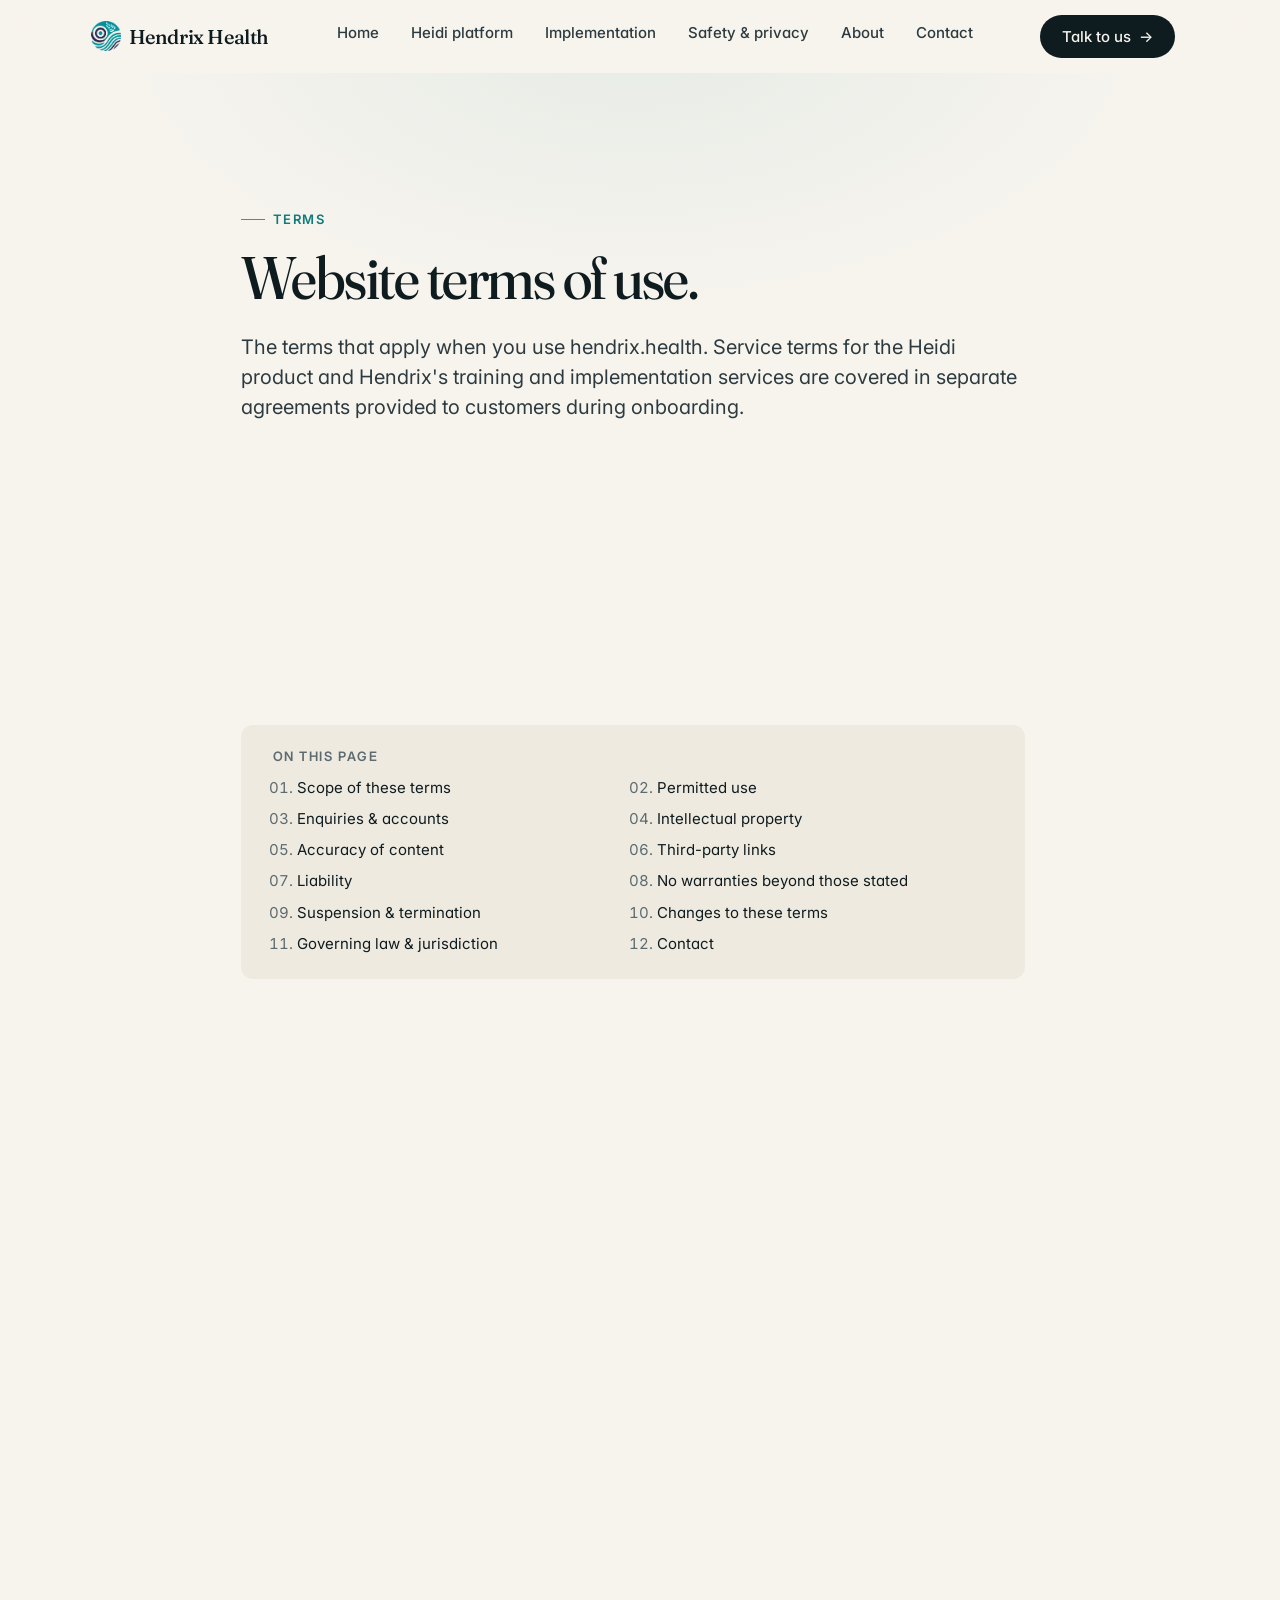
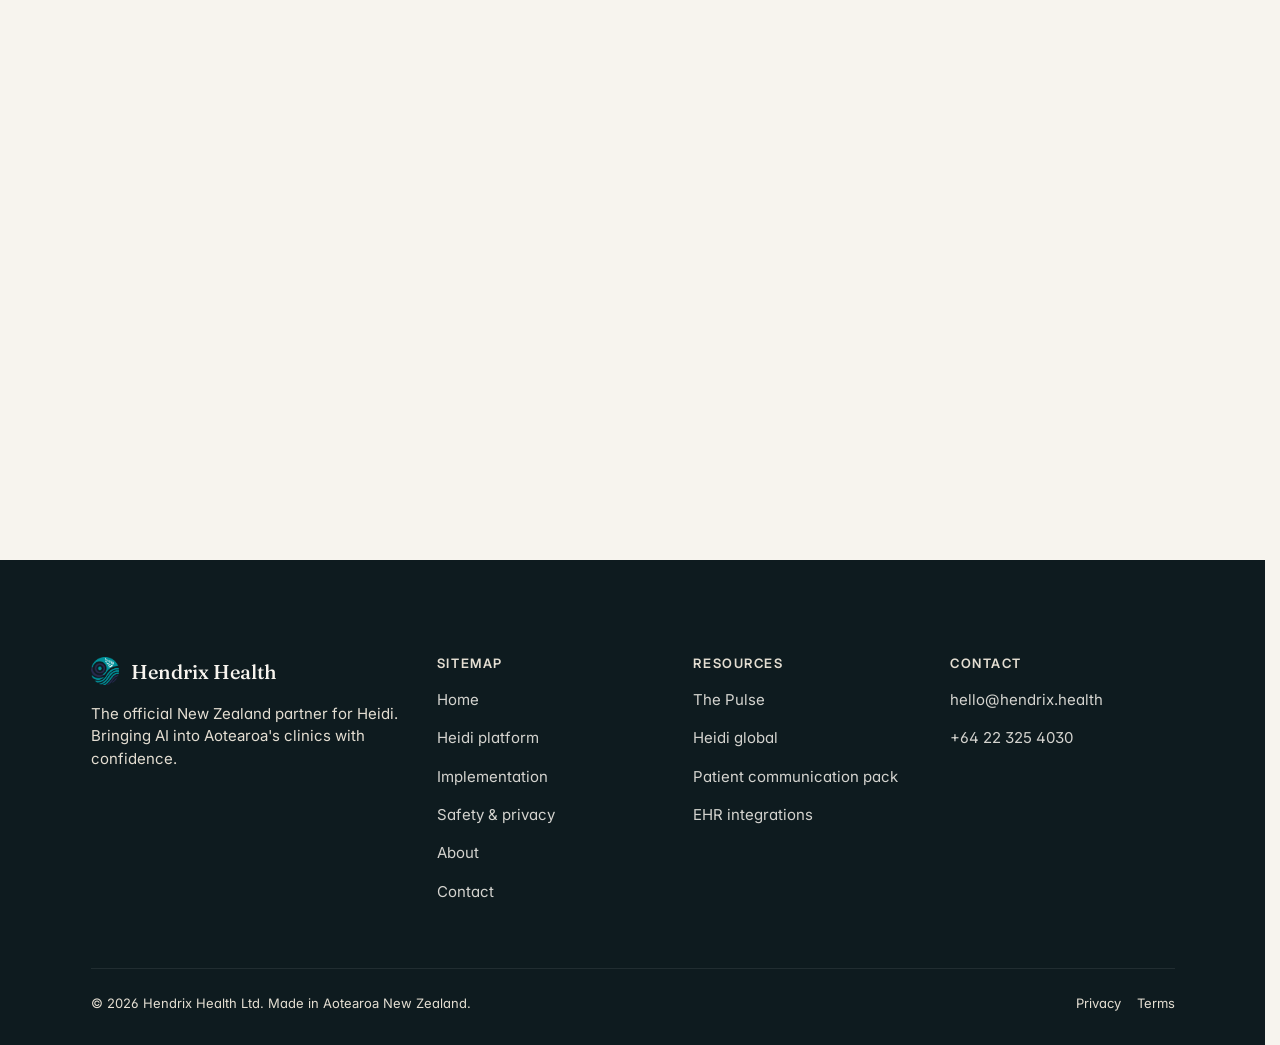
<file: terms.html>
<!doctype html>
<html lang="en-NZ">
<head>
  <meta charset="utf-8">
  <meta name="viewport" content="width=device-width, initial-scale=1, viewport-fit=cover">
  <title>Website terms of use | Hendrix Health</title>
  <meta name="description" content="Terms governing use of hendrix.health. Service terms for the Heidi product and Hendrix's implementation services are covered in separate agreements.">
  <meta name="theme-color" content="#0F7C7B">
  <meta name="robots" content="index,follow">

  <link rel="icon" href="assets/img/logo-hendrix.png" type="image/png">

  <script>
    try {
      if (sessionStorage.getItem('hh_seen') === '1') {
        document.documentElement.classList.add('reveals-off');
      }
      sessionStorage.setItem('hh_seen', '1');
    } catch (e) {}
  </script>

  <link rel="preconnect" href="https://fonts.googleapis.com">
  <link rel="preconnect" href="https://fonts.gstatic.com" crossorigin>
  <link rel="stylesheet" href="https://fonts.googleapis.com/css2?family=Fraunces:opsz,wght,SOFT@9..144,300..600,30..100&family=Inter:wght@400;500;600;700&family=JetBrains+Mono:wght@500&display=swap">

  <link rel="stylesheet" href="assets/css/site.css">
  <script defer src="assets/js/nav.js"></script>
</head>
<body>
  <a href="#main" class="skip-link">Skip to content</a>

  <header class="site-header">
    <div class="container site-header__inner">
      <a href="index.html" class="site-header__brand" aria-label="Hendrix Health home">
        <span class="site-header__brand-mark"><img src="assets/img/logo-hendrix.png" alt="" width="30" height="30"></span>
        <span>Hendrix&nbsp;Health</span>
      </a>
      <nav class="site-header__nav" aria-label="Primary">
        <a href="index.html">Home</a>
        <a href="heidi.html">Heidi platform</a>
        <a href="implementation.html">Implementation</a>
        <a href="safety.html">Safety &amp; privacy</a>
        <a href="about.html">About</a>
        <a href="contact.html">Contact</a>
      </nav>
      <a href="contact.html" class="btn btn--primary site-header__cta">Talk to us <span class="arrow">→</span></a>
      <button class="site-header__toggle" type="button" aria-expanded="false" aria-controls="mobile-sheet" aria-label="Open menu">
        <svg width="20" height="20" viewBox="0 0 24 24" fill="none" stroke="currentColor" stroke-width="2" stroke-linecap="round"><path d="M3 6h18M3 12h18M3 18h18"/></svg>
      </button>
    </div>
  </header>

  <div class="mobile-sheet" id="mobile-sheet" role="dialog" aria-label="Mobile navigation">
    <a href="index.html">Home</a>
    <a href="heidi.html">Heidi platform</a>
    <a href="implementation.html">Implementation</a>
    <a href="safety.html">Safety &amp; privacy</a>
    <a href="about.html">About</a>
    <a href="contact.html">Contact</a>
    <a href="https://pulse.hendrix.health/" rel="noopener">The Pulse ↗</a>
    <a href="contact.html" class="btn btn--primary btn--lg">Talk to us</a>
  </div>

  <main id="main">

    <!-- ─── Page hero ────────────────────────────────────────────── -->
    <section class="page-hero">
      <div class="container container--narrow">
        <span class="eyebrow">Terms</span>
        <h1>Website terms of use.</h1>
        <p class="page-hero__subtitle">
          The terms that apply when you use hendrix.health. Service terms for the Heidi
          product and Hendrix's training and implementation services are covered in separate
          agreements provided to customers during onboarding.
        </p>
      </div>
    </section>

    <!-- ─── Body ─────────────────────────────────────────────────── -->
    <section class="section section--tight">
      <div class="container container--narrow">

        <div class="legal-meta" data-reveal>
          <div>
            <b>Last updated</b>
            27 April 2026
          </div>
          <div>
            <b>Published by</b>
            Hendrix Health Ltd, Aotearoa New Zealand
          </div>
          <div>
            <b>Governing law</b>
            New Zealand
          </div>
        </div>

        <nav class="legal-toc" aria-label="Sections of these terms">
          <h2>On this page</h2>
          <ol>
            <li><a href="#scope">Scope of these terms</a></li>
            <li><a href="#use">Permitted use</a></li>
            <li><a href="#accounts">Enquiries &amp; accounts</a></li>
            <li><a href="#ip">Intellectual property</a></li>
            <li><a href="#claims">Accuracy of content</a></li>
            <li><a href="#third-party">Third-party links</a></li>
            <li><a href="#liability">Liability</a></li>
            <li><a href="#warranties">No warranties beyond those stated</a></li>
            <li><a href="#termination">Suspension &amp; termination</a></li>
            <li><a href="#changes">Changes to these terms</a></li>
            <li><a href="#law">Governing law &amp; jurisdiction</a></li>
            <li><a href="#contact">Contact</a></li>
          </ol>
        </nav>

        <article class="prose" data-reveal>
          <h2 id="scope">1. Scope of these terms</h2>
          <p>
            These terms govern your use of the website at <strong>hendrix.health</strong> and its
            sub-pages (the "Site"), operated by Hendrix Health Ltd ("Hendrix", "we",
            "us"). By using the Site you accept these terms. If you do not accept them,
            please do not use the Site.
          </p>
          <p>
            Separate agreements apply to:
          </p>
          <ul>
            <li>Use of the <strong>Heidi product</strong>, which is governed by Heidi Health Pty Ltd's terms of service and privacy documentation;</li>
            <li><strong>Hendrix's training, implementation, and support services</strong>, which are governed by a written services agreement provided during onboarding;</li>
            <li><strong>The Pulse</strong> newsletter, which is governed by its own subscription terms at pulse.hendrix.health.</li>
          </ul>

          <h2 id="use">2. Permitted use</h2>
          <p>You may use the Site to:</p>
          <ul>
            <li>Read information about Hendrix and the Heidi product</li>
            <li>Submit an enquiry, request a demo, or download resources we offer</li>
            <li>Subscribe to our newsletter</li>
          </ul>
          <p>You agree not to:</p>
          <ul>
            <li>Use the Site in a way that breaches NZ law or another person's rights</li>
            <li>Attempt to access, scan, probe, or interfere with parts of the Site that aren't intended for public use</li>
            <li>Send malicious code, perform automated scraping at a rate that could affect availability, or attempt to disrupt service</li>
            <li>Reproduce or redistribute substantial parts of the Site without our written permission</li>
            <li>Use the Site to mislead, impersonate, or harm any person or organisation</li>
          </ul>

          <h2 id="accounts">3. Enquiries &amp; accounts</h2>
          <p>
            The Site does not require you to create an account. If you submit an enquiry
            via our contact form, we collect information as described in our
            <a href="privacy.html">Privacy policy</a>. You agree that the information you
            submit is accurate, that you are authorised to submit it on behalf of any
            organisation you name, and that we may contact you in response.
          </p>

          <h2 id="ip">4. Intellectual property</h2>
          <p>
            The Site &mdash; including text, design, layout, images, logos, code, and other
            content &mdash; is owned by or licensed to Hendrix and is protected by copyright,
            trademark, and other intellectual property rights.
          </p>
          <p>
            You may view the Site, take ordinary screenshots for personal or internal
            organisational reference, and quote short excerpts with proper attribution. You
            may not copy, modify, redistribute, or create derivative works of substantial
            parts of the Site without our prior written consent.
          </p>
          <p>
            "Hendrix Health" and the Hendrix logomark are trademarks of Hendrix Health Ltd.
            "Heidi" and related marks are the property of Heidi Health Pty Ltd and are used on this Site under our partnership with Heidi.
          </p>

          <h2 id="claims">5. Accuracy of content</h2>
          <p>
            We try to keep the content on this Site accurate and current. Statistics, case
            studies, and technical details &mdash; including pilot outcomes, deployment counts,
            and partner endorsements &mdash; reflect our understanding at the date the page was
            last updated, and may change. Where you intend to rely on a specific number or
            claim for procurement, evidence, or publication, please contact us so we can
            confirm the current source.
          </p>
          <p>
            Nothing on this Site is clinical advice, legal advice, or financial advice.
            Information about the Heidi product is provided for general explanation and is
            not a substitute for the product's own documentation and your own professional
            judgement.
          </p>

          <h2 id="third-party">6. Third-party links</h2>
          <p>
            The Site links to third-party websites &mdash; for example, Heidi's global site,
            <em>The Pulse</em>, social platforms, and reference documentation. We are not
            responsible for the content, terms, or privacy practices of those sites.
            Visiting them is at your own discretion.
          </p>

          <h2 id="liability">7. Liability</h2>
          <p>
            To the maximum extent permitted by law, Hendrix is not liable for any indirect,
            incidental, consequential, or special loss or damage arising out of or in
            connection with your use of the Site &mdash; including loss of profits, loss of
            data, loss of goodwill, or business interruption &mdash; even if we have been
            advised of the possibility of such loss.
          </p>
          <p>
            Where any liability cannot be lawfully excluded (for example, under the
            Consumer Guarantees Act 1993 or the Fair Trading Act 1986 where they apply), our
            total liability is limited to the maximum extent permitted by that legislation.
          </p>
          <p>
            If you are using the Site for the purposes of a business, you acknowledge that
            the Consumer Guarantees Act 1993 does not apply, to the extent permitted by law.
          </p>

          <h2 id="warranties">8. No warranties beyond those stated</h2>
          <p>
            The Site is provided "as is" and "as available". To the maximum extent
            permitted by law, Hendrix makes no warranties of any kind, express or implied,
            regarding the Site's availability, fitness for purpose, accuracy,
            non-infringement, or freedom from error or malicious code, beyond what is
            expressly set out in these terms or required by NZ law.
          </p>

          <h2 id="termination">9. Suspension &amp; termination</h2>
          <p>
            We may suspend or restrict access to all or part of the Site at any time
            without notice, including for maintenance, security, or where we reasonably
            believe a user is breaching these terms. We may also remove or amend Site
            content at any time.
          </p>

          <h2 id="changes">10. Changes to these terms</h2>
          <p>
            We may update these terms from time to time. The "last updated" date at the
            top reflects the most recent revision. Continued use of the Site after a change
            constitutes acceptance of the updated terms.
          </p>

          <h2 id="law">11. Governing law &amp; jurisdiction</h2>
          <p>
            These terms are governed by the laws of New Zealand. The courts of New Zealand
            have exclusive jurisdiction over any dispute arising out of or in connection
            with these terms or your use of the Site, except where mandatory consumer law
            in your jurisdiction requires otherwise.
          </p>

          <h2 id="contact">12. Contact</h2>
          <p>
            For any question about these terms, contact us at
            <a href="mailto:hello@hendrix.health">hello@hendrix.health</a> or via the
            <a href="contact.html">contact page</a>.
          </p>
        </article>

      </div>
    </section>

  </main>

  <footer class="site-footer">
    <div class="container">
      <div class="site-footer__grid">
        <div class="site-footer__brand">
          <div class="site-footer__brand-line">
            <img src="assets/img/logo-hendrix.png" alt="" width="28" height="28">
            <span>Hendrix Health</span>
          </div>
          <p class="site-footer__tagline">The official New Zealand partner for Heidi. Bringing AI into <span lang="mi">Aotearoa</span>'s clinics with confidence.</p>
        </div>
        <div class="site-footer__col">
          <h4>Sitemap</h4>
          <ul>
            <li><a href="index.html">Home</a></li>
            <li><a href="heidi.html">Heidi platform</a></li>
            <li><a href="implementation.html">Implementation</a></li>
            <li><a href="safety.html">Safety &amp; privacy</a></li>
            <li><a href="about.html">About</a></li>
            <li><a href="contact.html">Contact</a></li>
          </ul>
        </div>
        <div class="site-footer__col">
          <h4>Resources</h4>
          <ul>
            <li><a href="https://pulse.hendrix.health/" rel="noopener">The Pulse</a></li>
            <li><a href="https://www.heidihealth.com" rel="noopener">Heidi global</a></li>
            <li><a href="safety.html#patient-comms">Patient communication pack</a></li>
            <li><a href="heidi.html#integrations">EHR integrations</a></li>
          </ul>
        </div>
        <div class="site-footer__col">
          <h4>Contact</h4>
          <ul>
            <li><a href="mailto:hello@hendrix.health">hello@hendrix.health</a></li>
            <li><a href="tel:+64223254030">+64 22 325 4030</a></li>
          </ul>
        </div>
      </div>
      <div class="site-footer__legal">
        <span>© 2026 Hendrix Health Ltd. Made in <span lang="mi">Aotearoa</span> New Zealand.</span>
        <span><a href="privacy.html">Privacy</a><a href="terms.html" aria-current="page">Terms</a></span>
      </div>
    </div>
  </footer>

</body>
</html>
</file>
<file: assets/css/site.css>
/* Hendrix Health — site.css
 * Single bundle entry. Order matters:
 * tokens → base → layout → components → sections
 */
@import url("./tokens.css");
@import url("./base.css");
@import url("./layout.css");
@import url("./components.css");
@import url("./sections.css");
</file>
